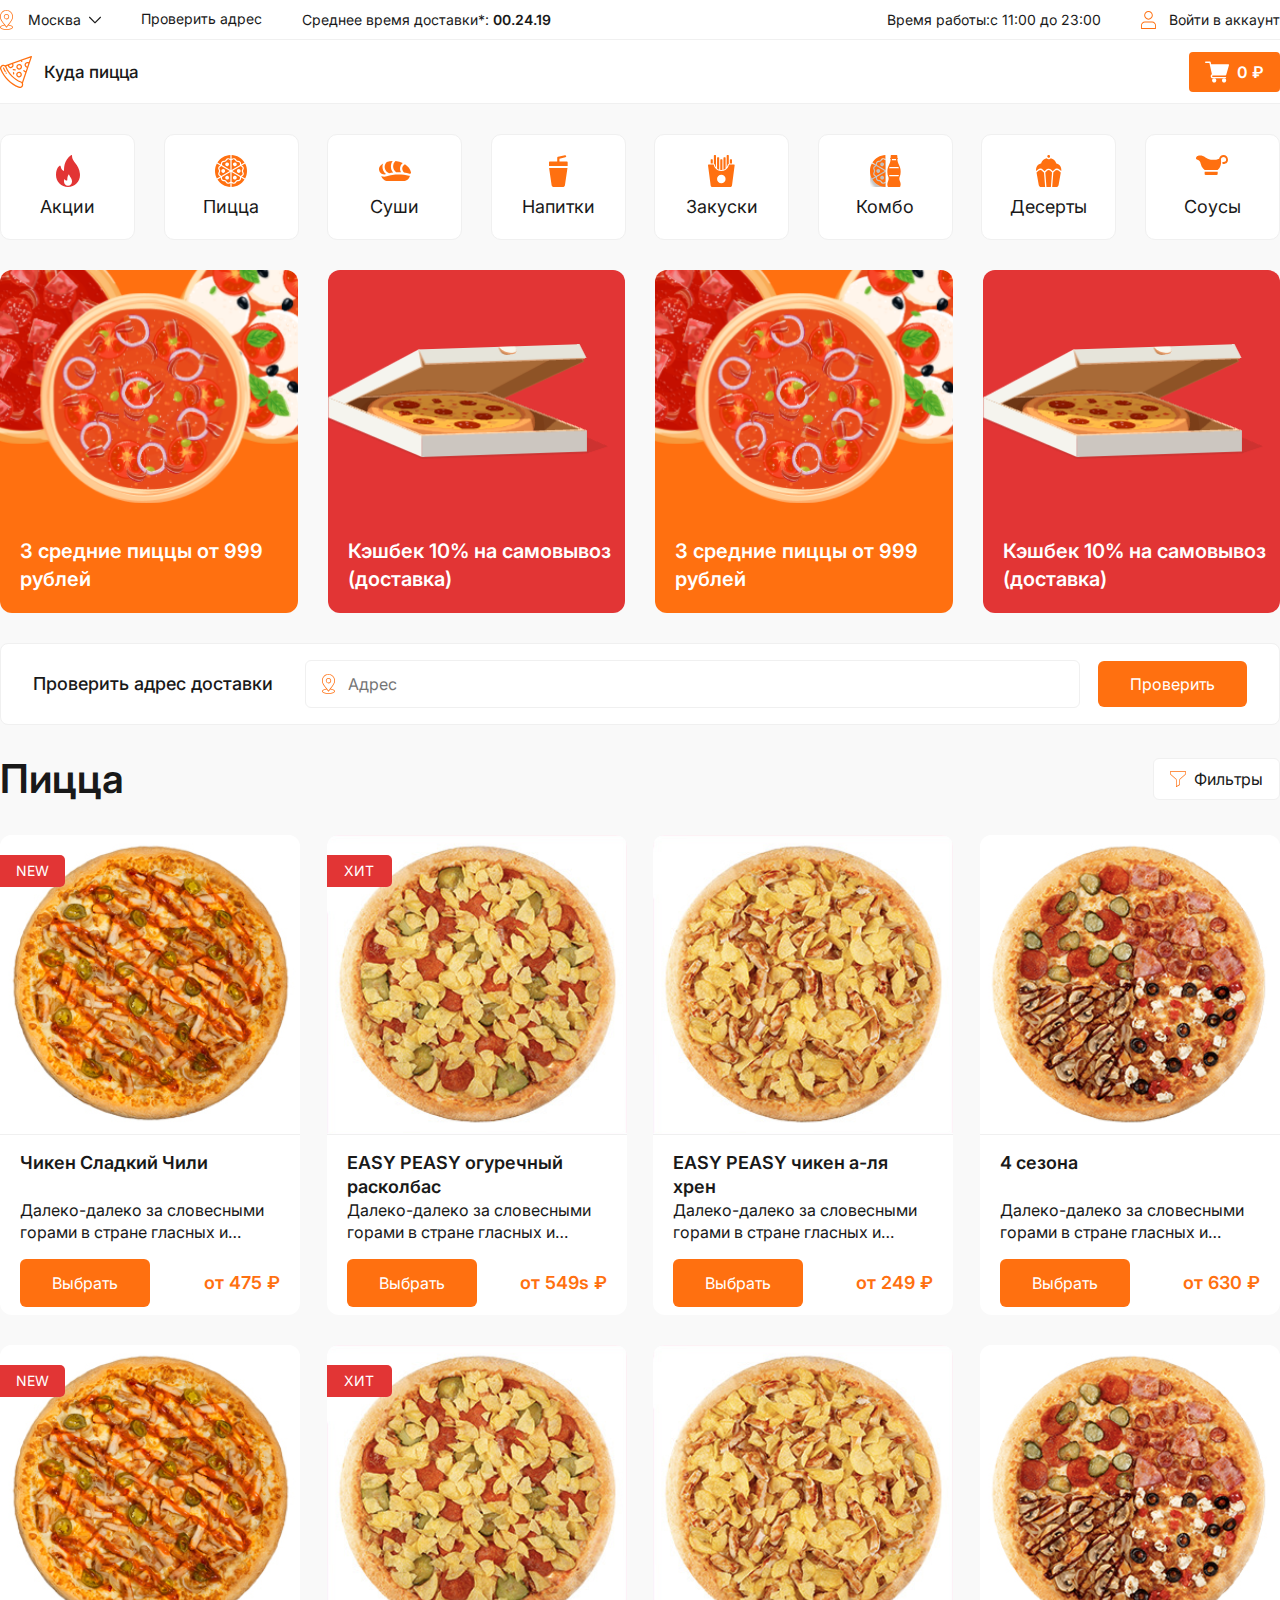
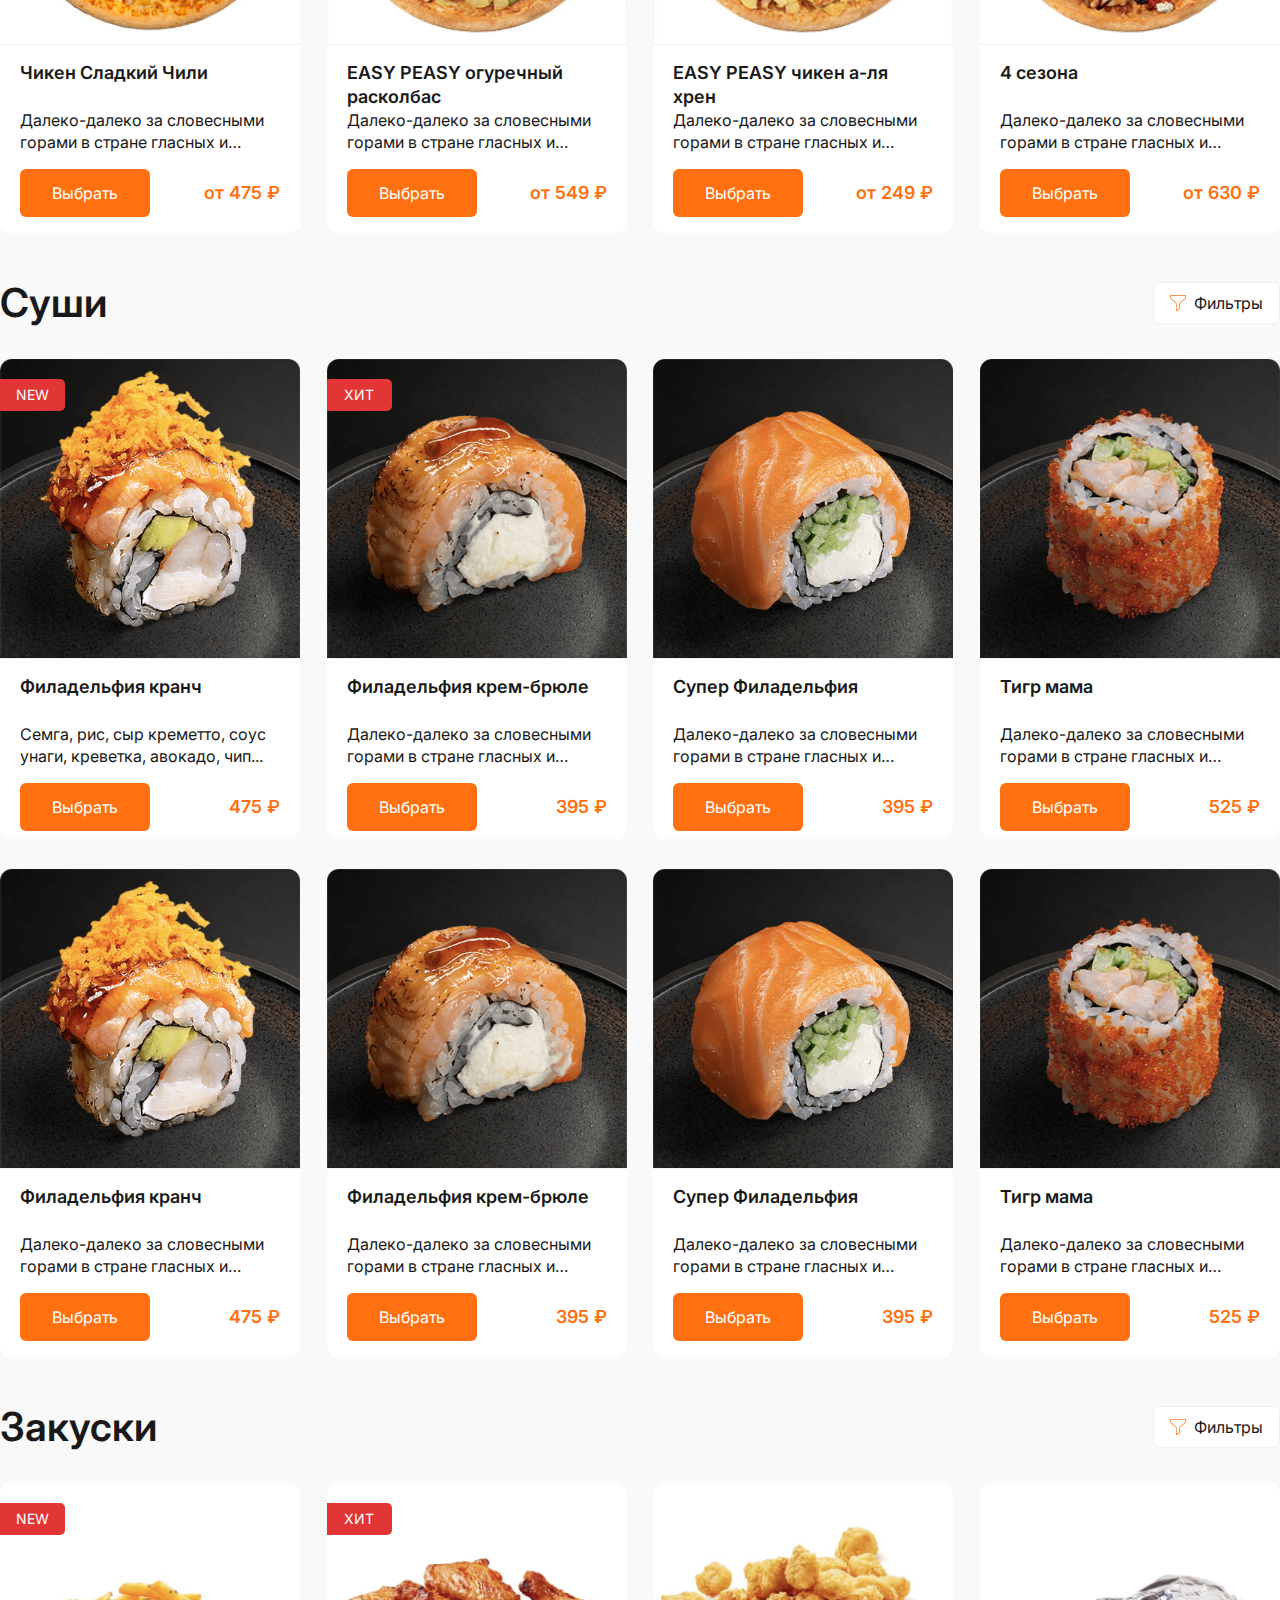
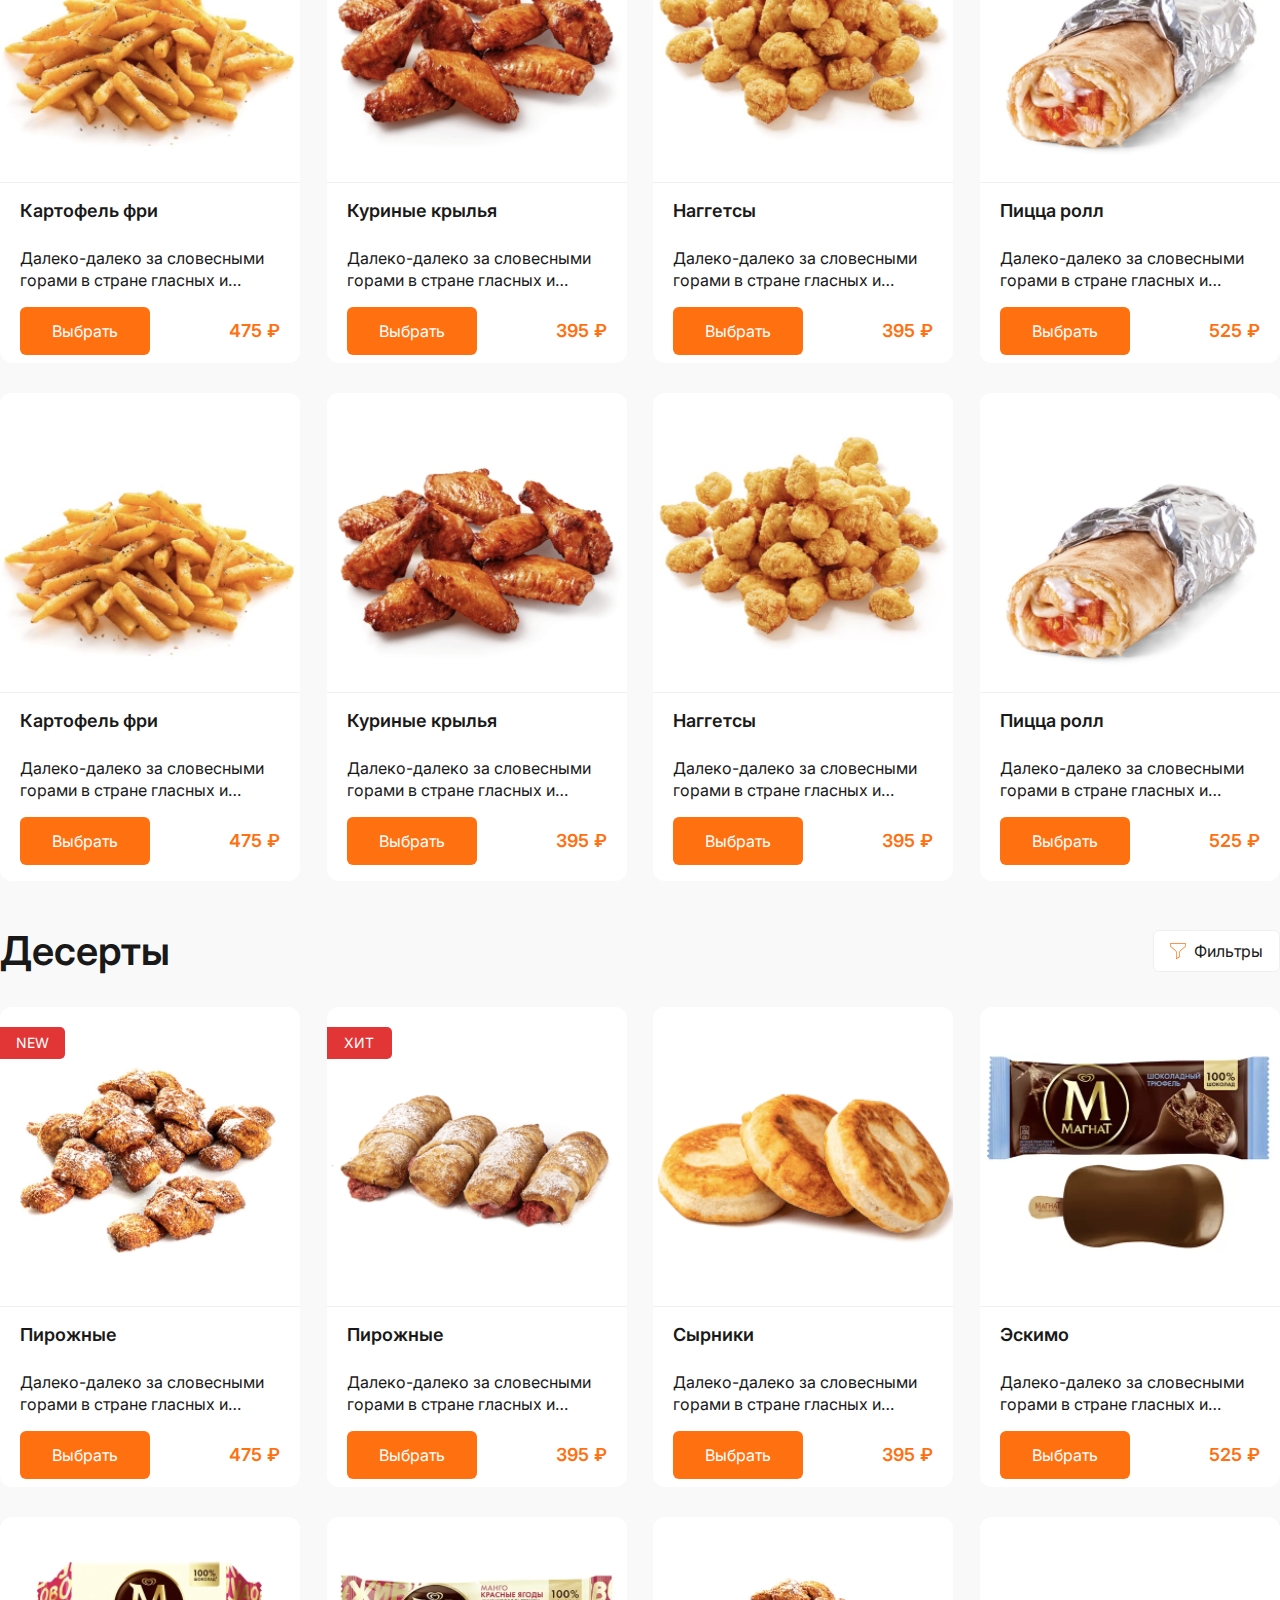
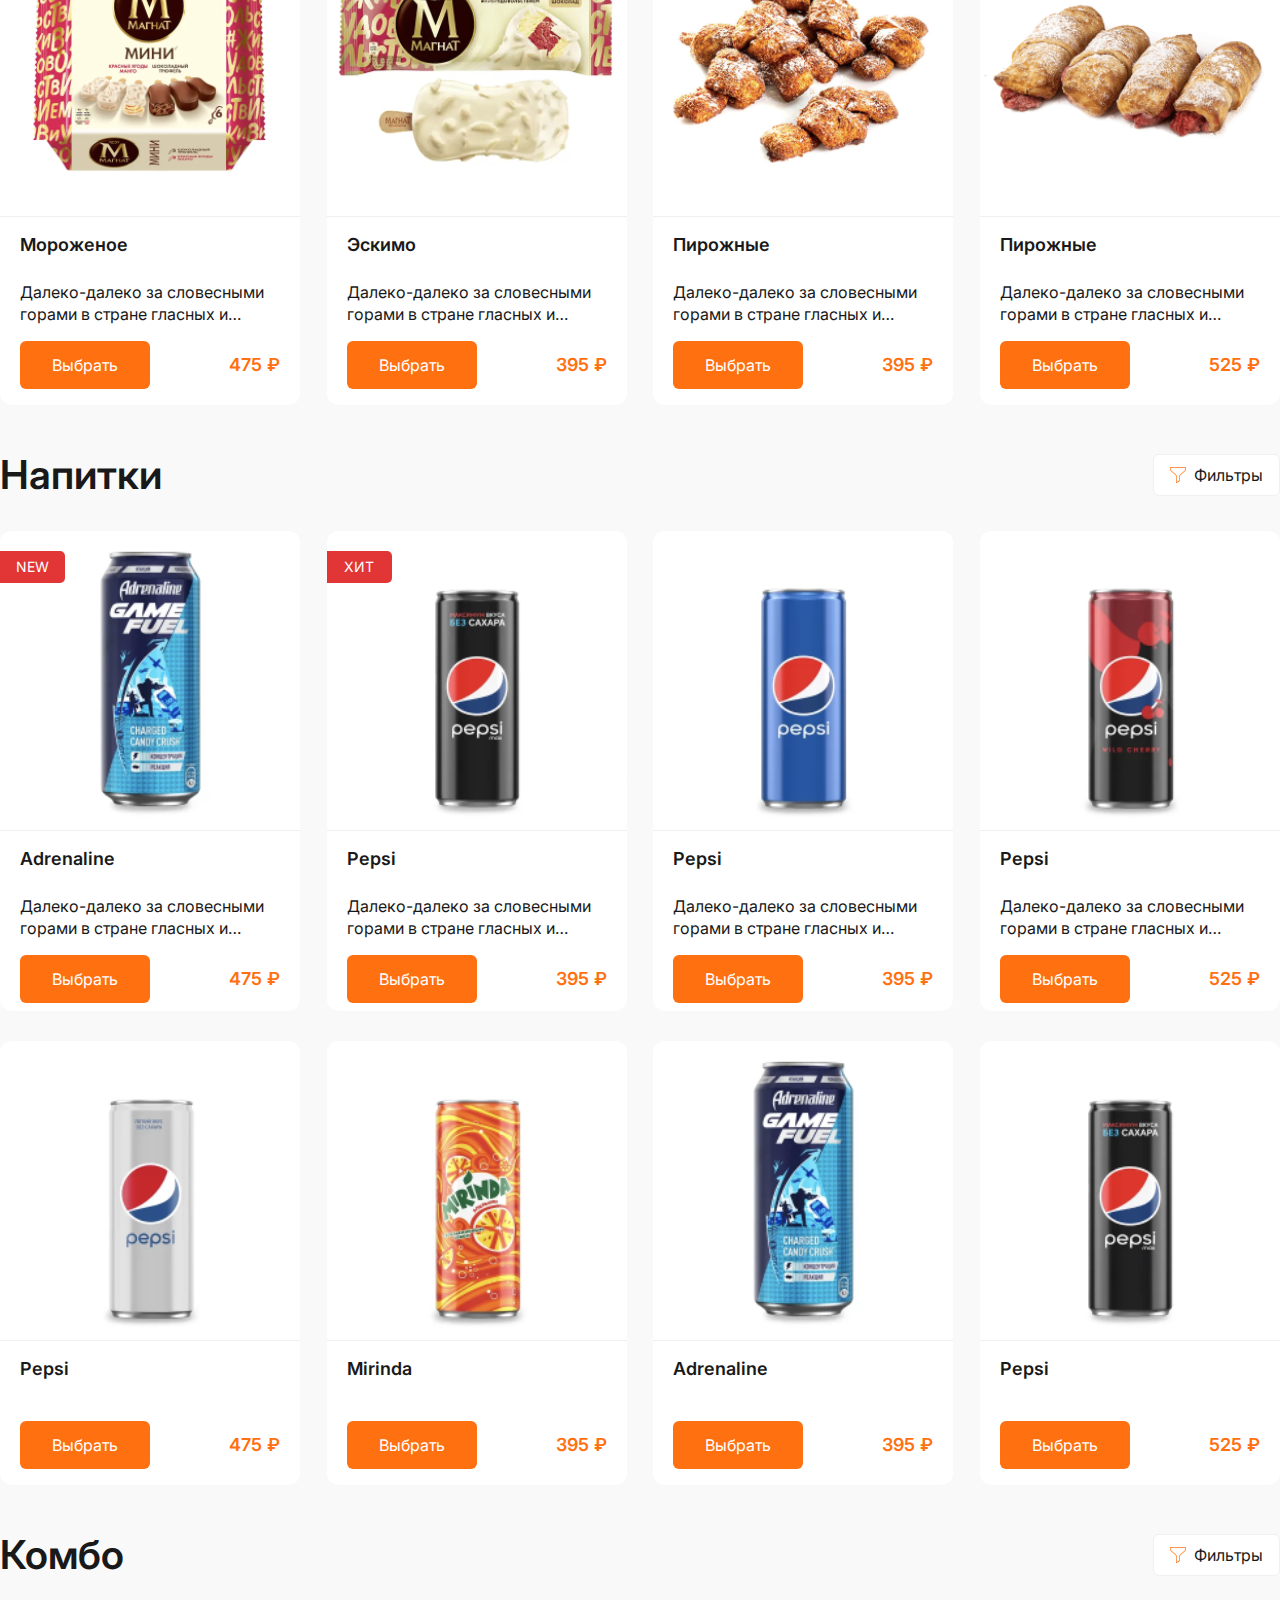
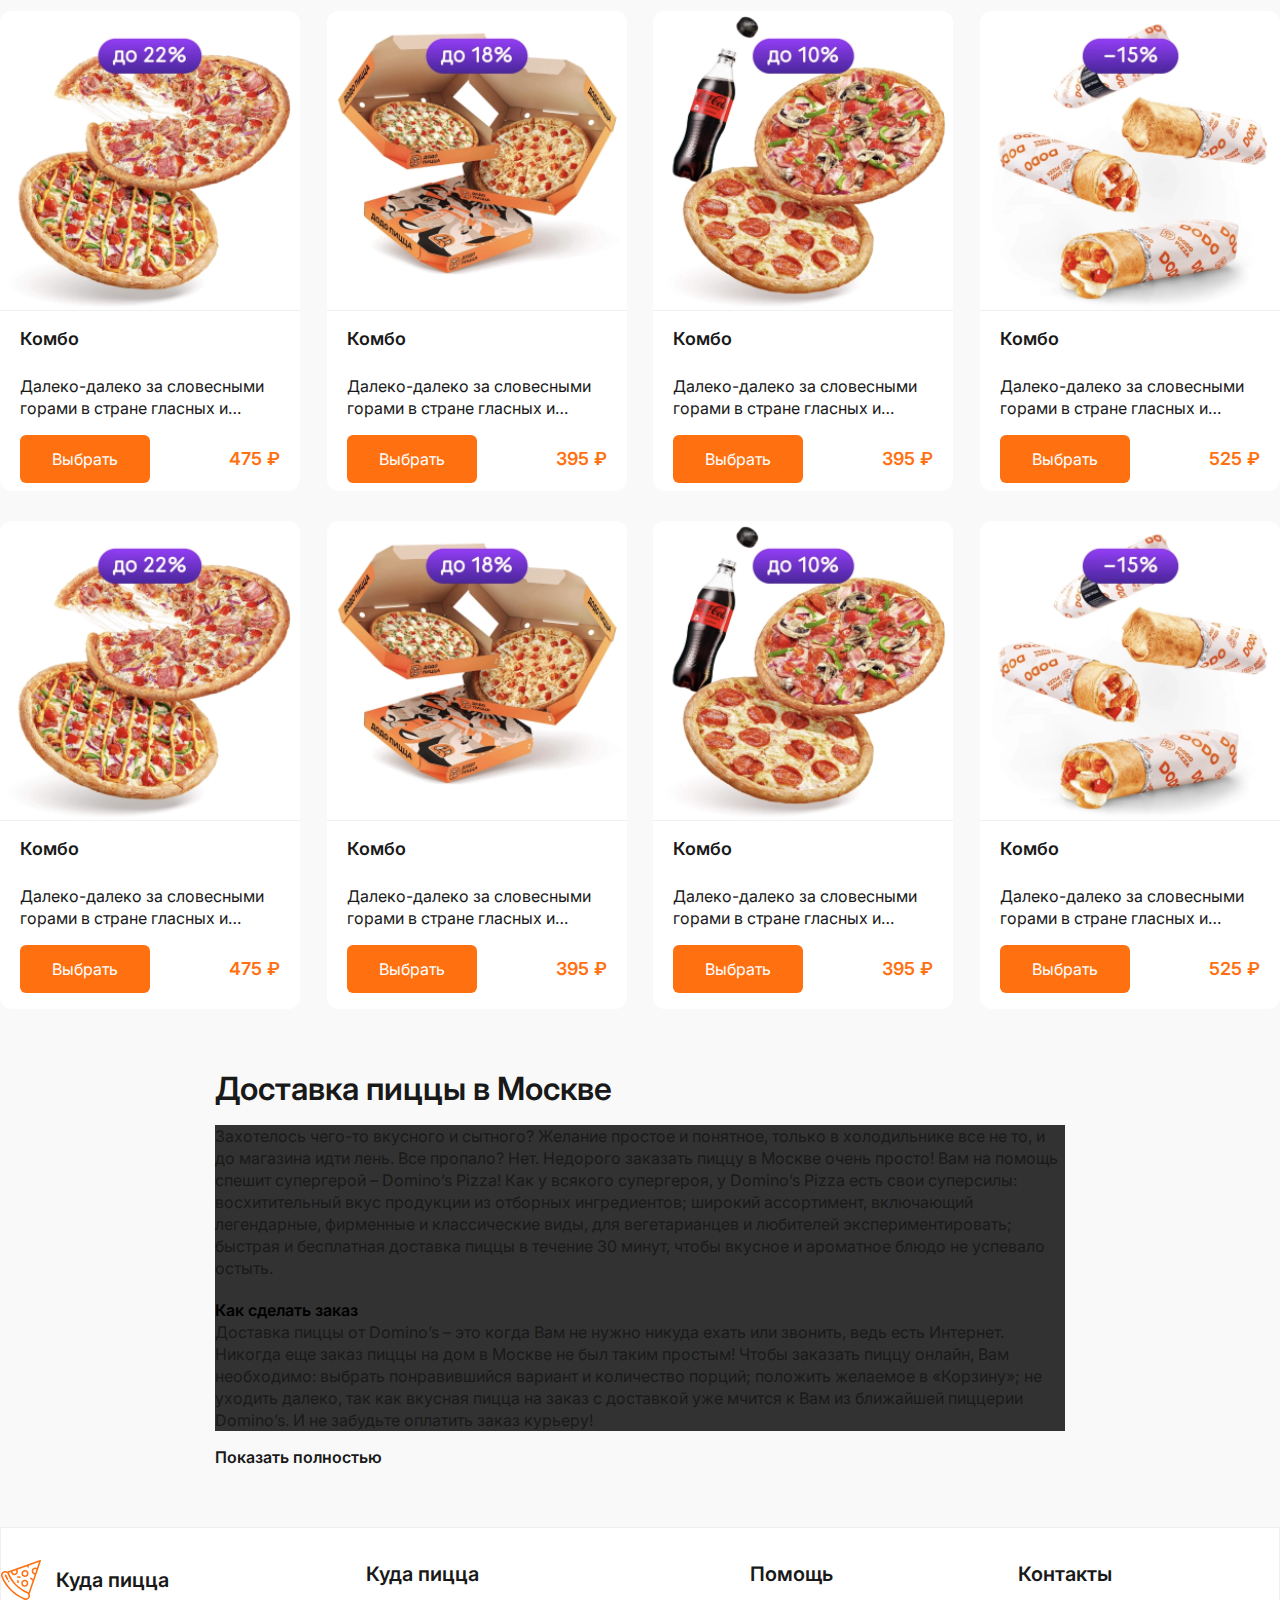
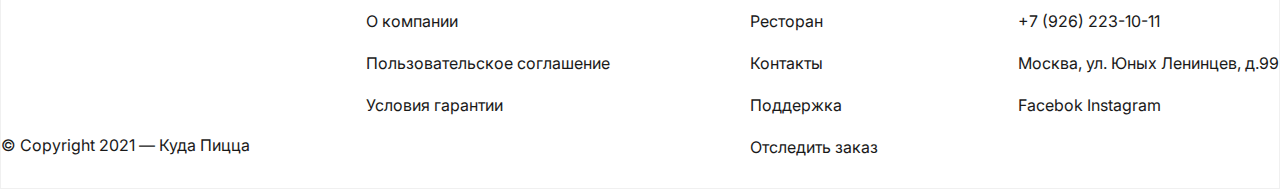
<file: index.html>
<!DOCTYPE html>
<html lang="en">

<head>
    <meta charset="UTF-8">
    <meta name="viewport" content="width=device-width, initial-scale=1.0">
    <title>Куда Пицца</title>
    <link rel="stylesheet" href="./styles/style.css">
</head>

<body>

    <!-- popup-card-product -->

    <div class="popup-card-product ">

        <div class="popup-card-product__window">

            <div class="popup-card-product__btn-close">

                <svg width="32.000000" height="32.000000">
                    <use xlink:href="./assets/icon/icon-cross-white.svg#icon-cross-white"></use>
                </svg>

            </div>

            <img src="./assets/img/img-pizza-big.png" alt="img-pizza-big" class="popup-card-product__img">

            <div class="popup-card-product__column">

                <div class="popup-card-product__header">

                    <h5 class="popup-card-product__subheading">Пепперони по-деревенски</h5>

                    <button class="popup-card-product__btn-info"></button>

                </div>

                <div class="popup-card-product__body">

                    <div class="popup-card-product__filters">



                    </div>

                    <div class="popup-card-product__add">



                    </div>


                </div>

                <div class="popup-card-product__footer">

                    <div class="popup-card-product__price-box">

                        <span class="popup-card-product__price">Итого:</span>

                        ₽

                    </div>

                    <div class="popup-card-product__weight-box">

                        <div class="popup-card-product__weight">400</div>

                        г

                    </div>

                    <div class="popup-card-product__btn-add">

                        <span>Добавить</span>

                    </div>

                </div>


            </div>

        </div>

    </div>

    <!-- popup-cart -->

    <div class="popup-cart">

        <div class="popup-cart__window">

            <div class="popup-cart__window-conteiner">

                <!-- cart__header -->

                <div class="popup-cart__header">

                    <h4 class="popup-cart__subheading">Ваш заказ</h4>

                    <button class="popup-cart__btn-close">

                        <svg width="24.000000" height="24.000000">
                            <use xlink:href="./assets/icon/icon-cross.svg#icon-cross"></use>
                        </svg>

                    </button>

                </div>

                <!-- popup-cart__body -->

                <div class="popup-cart__body">

                    <div class="popup-cart__body-item">

                        <img src="./assets/img/img-pizza-mini.png" alt="popup-cart-item-img"
                            class="popup-cart__item-img">

                        <div class="popup-cart__item-column">

                            <div class="popup-cart__column-top">

                                <h5 class="popup-cart__name">Чикен Сладкий Чили</h5>

                                <span class="popup-cart__description">Традиционное тесто, 23 см</span>

                            </div>

                            <div class="popup-cart__column-bottom">

                                <span class="popup-cart__counter">

                                    <button class="popup-cart__counter-btn">-</button>

                                    <span class="popup-cart__counter-span">1</span>

                                    <button class="popup-cart__counter-btn">+</button>

                                </span>

                                <div class="popup-cart__price-box">

                                    <span class="popup-cart__price">450</span>

                                    ₽

                                </div>

                            </div>

                        </div>

                    </div>

                    <div class="popup-cart__body-item">

                        <img src="./assets/img/img-pizza-mini.png" alt="popup-cart-item-img"
                            class="popup-cart__item-img">

                        <div class="popup-cart__item-column">

                            <div class="popup-cart__column-top">

                                <h5 class="popup-cart__name">Чикен Сладкий Чили</h5>

                                <span class="popup-cart__description">Традиционное тесто, 23 см</span>

                            </div>

                            <div class="popup-cart__column-bottom">

                                <span class="popup-cart__counter">

                                    <button class="popup-cart__counter-btn">-</button>

                                    <span class="popup-cart__counter-span">1</span>

                                    <button class="popup-cart__counter-btn">+</button>

                                </span>

                                <div class="popup-cart__price-box">

                                    <span class="popup-cart__price">450</span>

                                    ₽

                                </div>

                            </div>

                        </div>

                    </div>

                    <div class="popup-cart__body-item">

                        <img src="./assets/img/img-pizza-mini.png" alt="popup-cart-item-img"
                            class="popup-cart__item-img">

                        <div class="popup-cart__item-column">

                            <div class="popup-cart__column-top">

                                <h5 class="popup-cart__name">Чикен Сладкий Чили</h5>

                                <span class="popup-cart__description">Традиционное тесто, 23 см</span>

                            </div>

                            <div class="popup-cart__column-bottom">

                                <span class="popup-cart__counter">

                                    <button class="popup-cart__counter-btn">-</button>

                                    <span class="popup-cart__counter-span">1</span>

                                    <button class="popup-cart__counter-btn">+</button>

                                </span>

                                <div class="popup-cart__price-box">

                                    <span class="popup-cart__price">450</span>

                                    ₽

                                </div>

                            </div>

                        </div>

                    </div>

                </div>

            </div>

            <!--popup-cart__footer -->

            <div class="popup-cart__footer">

                <div class="popup-cart__footer-box">

                    <div class="popup-cart__footer-price-box">

                        <span class="popup-cart__footer-price-text">Итого:</span>

                        <span class="popup-cart__footer-price">1250</span>

                        ₽

                    </div>

                    <button type="submit" class="popup-cart__btn popup-cart__btn--submit">

                        <span>Оформить заказ</span>

                    </button>

                </div>

            </div>

        </div>

    </div>

    <!-- popup-filters -->

    <form class="popup-filters">

        <div class="popup-filters__window">

            <div class="popup-filters__conteiner">

                <!-- popup-filters__header -->

                <div class="popup-filters__header">

                    <h4 class="popup-filters__subheading">Фильтр</h4>

                    <button class="popup-filters__close">

                        <svg width="24.000000" height="24.000000">
                            <use xlink:href="./assets/icon/icon-cross.svg#icon-cross"></use>
                        </svg>

                    </button>

                </div>

                <!-- popup-filters__body -->

                <div class="popup-filters__body">

                    <!-- popup-filters__section -->

                    <div class="popup-filters__section">

                        <h5 class="popup-filters__body-subheading">Общее</h5>

                        <!-- popup-filters__items -->

                        <fieldset class="popup-filters__items popup-filters__items--first">

                            <!-- popup-filters__item -->

                            <fieldset class="popup-filters__item">

                                <label class="popup-filters__label" for="general-hit">

                                    <input checked required value="general-hit" class="popup-filters__input"
                                        type="radio" name="additive" id="general-hit">

                                    <div class="popup-filters__checkbox">

                                        <span class="popup-filters__text">Хит</span>

                                    </div>

                                </label>

                            </fieldset>

                            <fieldset class="popup-filters__item">

                                <label class="popup-filters__label" for="general-novelty">

                                    <input required value="general-novelty" class="popup-filters__input" type="radio"
                                        name="additive" id="general-novelty">

                                    <div class="popup-filters__checkbox">

                                        <span class="popup-filters__text">Новинка</span>

                                    </div>

                                </label>

                            </fieldset>

                            <fieldset class="popup-filters__item">

                                <label class="popup-filters__label" for="general-with-meat">

                                    <input required value="general-with-meat" class="popup-filters__input" type="radio"
                                        name="additive" id="general-with-meat">

                                    <div class="popup-filters__checkbox">

                                        <span class="popup-filters__text">С мясом</span>

                                    </div>

                                </label>

                            </fieldset>

                            <fieldset class="popup-filters__item">

                                <label class="popup-filters__label" for="general-vegetarian">

                                    <input required value="general-vegetarian" class="popup-filters__input" type="radio"
                                        name="additive" id="general-vegetarian">

                                    <div class="popup-filters__checkbox">

                                        <span class="popup-filters__text">Вегетарианская</span>

                                    </div>

                                </label>

                            </fieldset>

                            <fieldset class="popup-filters__item">

                                <label class="popup-filters__label" for="general-with-chiken">

                                    <input required value="general-with-chiken" class="popup-filters__input"
                                        type="radio" name="additive" id="general-with-chiken">

                                    <div class="popup-filters__checkbox">

                                        <span class="popup-filters__text">С курицей</span>

                                    </div>

                                </label>

                            </fieldset>

                            <fieldset class="popup-filters__item">

                                <label class="popup-filters__label" for="general-new">

                                    <input required value="general-new" class="popup-filters__input" type="radio"
                                        name="additive" id="general-new">

                                    <div class="popup-filters__checkbox">

                                        <span class="popup-filters__text">Без лука</span>

                                    </div>

                                </label>

                            </fieldset>

                            <fieldset class="popup-filters__item">

                                <label class="popup-filters__label" for="general-with-mushrooms">

                                    <input required value="general-with-mushrooms" class="popup-filters__input"
                                        type="radio" name="additive" id="general-with-mushrooms">

                                    <div class="popup-filters__checkbox">

                                        <span class="popup-filters__text">С грибами</span>

                                    </div>

                                </label>

                            </fieldset>

                            <fieldset class="popup-filters__item">

                                <label class="popup-filters__label" for="general-with-seafood">

                                    <input required value="general-with-seafood" class="popup-filters__input"
                                        type="radio" name="additive" id="general-with-seafood">

                                    <div class="popup-filters__checkbox">

                                        <span class="popup-filters__text">С морепродуктами</span>

                                    </div>

                                </label>

                            </fieldset>

                            <fieldset class="popup-filters__item">

                                <label class="popup-filters__label" for="general-barbecue">

                                    <input required value="general-barbecue" class="popup-filters__input" type="radio"
                                        name="additive" id="general-barbecue">

                                    <div class="popup-filters__checkbox">

                                        <span class="popup-filters__text">Барбекью</span>

                                    </div>

                                </label>

                            </fieldset>

                        </fieldset>

                    </div>

                    <div class="popup-filters__section">

                        <h5 class="popup-filters__body-subheading">Сыр</h5>

                        <!-- popup-filters__items -->

                        <div class="popup-filters__items popup-filters__items--second">

                            <!-- popup-filters__item -->

                            <fieldset class="popup-filters__item">

                                <label class="popup-filters__label" for="cheese-reggianito">

                                    <input required value="cheese-reggianito" class="popup-filters__input" type="radio"
                                        name="additive" id="cheese-reggianito">

                                    <div class="popup-filters__checkbox">

                                        <span class="popup-filters__text">Реджанито</span>

                                    </div>

                                </label>

                            </fieldset>

                            <fieldset class="popup-filters__item">

                                <label class="popup-filters__label" for="cheese-mozzarella">

                                    <input required value="cheese-mozzarella" class="popup-filters__input" type="radio"
                                        name="additive" id="cheese-mozzarella">

                                    <div class="popup-filters__checkbox">

                                        <span class="popup-filters__text">Моцарелла</span>

                                    </div>

                                </label>

                            </fieldset>

                            <fieldset class="popup-filters__item">

                                <label class="popup-filters__label" for="cheese-cheddar">

                                    <input required value="cheese-cheddar" class="popup-filters__input" type="radio"
                                        name="additive" id="cheese-cheddar">

                                    <div class="popup-filters__checkbox">

                                        <span class="popup-filters__text">Чеддер</span>

                                    </div>

                                </label>

                            </fieldset>

                            <fieldset class="popup-filters__item">

                                <label class="popup-filters__label" for="cheese-with-blue-mold">

                                    <input required value="cheese-with-blue-mold" class="popup-filters__input"
                                        type="radio" name="additive" id="cheese-with-blue-mold">

                                    <div class="popup-filters__checkbox">

                                        <span class="popup-filters__text">С голубой плесенью</span>

                                    </div>

                                </label>

                            </fieldset>

                            <fieldset class="popup-filters__item">

                                <label class="popup-filters__label" for="cheese-mix-of-italian-cheeses">

                                    <input required value="cheese-mix-of-italian-cheeses" class="popup-filters__input"
                                        type="radio" name="additive" id="cheese-mix-of-italian-cheeses">

                                    <div class="popup-filters__checkbox">

                                        <span class="popup-filters__text">Смесь итальянских сыров</span>

                                    </div>

                                </label>

                            </fieldset>

                            <fieldset class="popup-filters__item">

                                <label class="popup-filters__label" for="cheese-soft-young-cheese">

                                    <input required value="cheese-soft-young-cheese" class="popup-filters__input"
                                        type="radio" name="additive" id="cheese-soft-young-cheese">

                                    <div class="popup-filters__checkbox">

                                        <span class="popup-filters__text">Мягкий молодой сыр</span>

                                    </div>

                                </label>

                            </fieldset>

                        </div>

                    </div>

                    <div class="popup-filters__section">

                        <h5 class="popup-filters__body-subheading">Мясо</h5>

                        <!-- popup-filters__items -->

                        <div class="popup-filters__items popup-filters__items--third">

                            <!-- popup-filters__item -->

                            <fieldset class="popup-filters__item">

                                <label class="popup-filters__label" for="meat-pepperoni">

                                    <input required value="meat-pepperoni" class="popup-filters__input" type="radio"
                                        name="additive" id="meat-pepperoni">

                                    <div class="popup-filters__checkbox">

                                        <span class="popup-filters__text">Пепперони</span>

                                    </div>

                                </label>

                            </fieldset>

                            <fieldset class="popup-filters__item">

                                <label class="popup-filters__label" for="meat-pork">

                                    <input required value="meat-pork" class="popup-filters__input" type="radio"
                                        name="additive" id="meat-pork">

                                    <div class="popup-filters__checkbox">

                                        <span class="popup-filters__text">Свинина</span>

                                    </div>

                                </label>

                            </fieldset>

                            <fieldset class="popup-filters__item">

                                <label class="popup-filters__label" for="meat-ham">

                                    <input required value="meat-ham" class="popup-filters__input" type="radio"
                                        name="additive" id="meat-ham">

                                    <div class="popup-filters__checkbox">

                                        <span class="popup-filters__text">Ветчина</span>

                                    </div>

                                </label>

                            </fieldset>

                            <fieldset class="popup-filters__item">

                                <label class="popup-filters__label" for="meat-bacon">

                                    <input required value="meat-bacon" class="popup-filters__input" type="radio"
                                        name="additive" id="meat-bacon">

                                    <div class="popup-filters__checkbox">

                                        <span class="popup-filters__text">Бекон</span>

                                    </div>

                                </label>

                            </fieldset>

                            <fieldset class="popup-filters__item">

                                <label class="popup-filters__label" for="meat-beef">

                                    <input required value="meat-beef" class="popup-filters__input" type="radio"
                                        name="additive" id="meat-beef">

                                    <div class="popup-filters__checkbox">

                                        <span class="popup-filters__text">Говядина</span>

                                    </div>

                                </label>

                            </fieldset>

                            <fieldset class="popup-filters__item">

                                <label class="popup-filters__label" for="meat-chorizo">

                                    <input required value="meat-chorizo" class="popup-filters__input" type="radio"
                                        name="additive" id="meat-chorizo">

                                    <div class="popup-filters__checkbox">

                                        <span class="popup-filters__text">Чоризо</span>

                                    </div>

                                </label>

                            </fieldset>

                            <fieldset class="popup-filters__item">

                                <label class="popup-filters__label" for="meat-sausages">

                                    <input required value="meat-sausages" class="popup-filters__input" type="radio"
                                        name="additive" id="meat-sausages">

                                    <div class="popup-filters__checkbox">

                                        <span class="popup-filters__text">Колбаски</span>

                                    </div>

                                </label>

                            </fieldset>

                            <fieldset class="popup-filters__item">

                                <label class="popup-filters__label" for="meat-chicken-breast">

                                    <input required value="meat-chicken-breast" class="popup-filters__input"
                                        type="radio" name="additive" id="meat-chicken-breast">

                                    <div class="popup-filters__checkbox">

                                        <span class="popup-filters__text">Куриная грудка</span>

                                    </div>

                                </label>

                            </fieldset>

                        </div>

                    </div>

                    <div class="popup-filters__section">

                        <h5 class="popup-filters__body-subheading">Компонент</h5>

                        <!-- popup-filters__items -->

                        <div class="popup-filters__items popup-filters__items--fourth">

                            <!-- popup-filters__item -->

                            <fieldset class="popup-filters__item">

                                <label class="popup-filters__label" for="component-shrimp">

                                    <input required value="component-shrimp" class="popup-filters__input"
                                        type="checkbox" name="additive" id="component-shrimp">

                                    <div class="popup-filters__checkbox">

                                        <span class="popup-filters__text">Креветка</span>

                                    </div>

                                </label>

                            </fieldset>

                            <fieldset class="popup-filters__item">

                                <label class="popup-filters__label" for="component-pineapples">

                                    <input required value="component-pineapples" class="popup-filters__input"
                                        type="checkbox" name="additive" id="component-pineapples">

                                    <div class="popup-filters__checkbox">

                                        <span class="popup-filters__text">Ананасы</span>

                                    </div>

                                </label>

                            </fieldset>

                            <fieldset class="popup-filters__item">

                                <label class="popup-filters__label" for="component-champignon">

                                    <input required value="component-champignon" class="popup-filters__input"
                                        type="checkbox" name="additive" id="component-champignon">

                                    <div class="popup-filters__checkbox">

                                        <span class="popup-filters__text">Шампиньоны</span>

                                    </div>

                                </label>

                            </fieldset>

                            <fieldset class="popup-filters__item">

                                <label class="popup-filters__label" for="component-onion">

                                    <input required value="component-onion" class="popup-filters__input" type="checkbox"
                                        name="additive" id="component-onion">

                                    <div class="popup-filters__checkbox">

                                        <span class="popup-filters__text">Лук</span>

                                    </div>

                                </label>

                            </fieldset>

                            <fieldset class="popup-filters__item">

                                <label class="popup-filters__label" for="component-jalapeno-pepper">

                                    <input required value="component-jalapeno-pepper" class="popup-filters__input"
                                        type="checkbox" name="additive" id="component-jalapeno-pepper">

                                    <div class="popup-filters__checkbox">

                                        <span class="popup-filters__text">Перец халапеньо</span>

                                    </div>

                                </label>

                            </fieldset>

                            <fieldset class="popup-filters__item">

                                <label class="popup-filters__label" for="component-oregano">

                                    <input required value="component-oregano" class="popup-filters__input"
                                        type="checkbox" name="additive" id="component-oregano">

                                    <div class="popup-filters__checkbox">

                                        <span class="popup-filters__text">Орегано</span>

                                    </div>

                                </label>

                            </fieldset>

                            <fieldset class="popup-filters__item">

                                <label class="popup-filters__label" for="component-green-pepper">

                                    <input required value="component-green-pepper" class="popup-filters__input"
                                        type="checkbox" name="additive" id="component-green-pepper">

                                    <div class="popup-filters__checkbox">

                                        <span class="popup-filters__text">Зеленый перец</span>

                                    </div>

                                </label>

                            </fieldset>

                            <fieldset class="popup-filters__item">

                                <label class="popup-filters__label" for="component-tomatoes">

                                    <input required value="component-tomatoes" class="popup-filters__input"
                                        type="checkbox" name="additive" id="component-tomatoes">

                                    <div class="popup-filters__checkbox">

                                        <span class="popup-filters__text">Томаты</span>

                                    </div>

                                </label>

                            </fieldset>

                            <fieldset class="popup-filters__item">

                                <label class="popup-filters__label" for="component-garlic">

                                    <input required value="component-garlic" class="popup-filters__input"
                                        type="checkbox" name="additive" id="component-garlic">

                                    <div class="popup-filters__checkbox">

                                        <span class="popup-filters__text">Чеснок</span>

                                    </div>

                                </label>

                            </fieldset>

                            <fieldset class="popup-filters__item">

                                <label class="popup-filters__label" for="component-red-pepper">

                                    <input required value="component-red-pepper" class="popup-filters__input"
                                        type="checkbox" name="additive" id="component-red-pepper">

                                    <div class="popup-filters__checkbox">

                                        <span class="popup-filters__text">Красный перец</span>

                                    </div>

                                </label>

                            </fieldset>

                            <fieldset class="popup-filters__item">

                                <label class="popup-filters__label" for="component-olives">

                                    <input required value="component-olives" class="popup-filters__input"
                                        type="checkbox" name="additive" id="component-olives">

                                    <div class="popup-filters__checkbox">

                                        <span class="popup-filters__text">Оливки</span>

                                    </div>

                                </label>

                            </fieldset>

                            <fieldset class="popup-filters__item">

                                <label class="popup-filters__label" for="component-black-olives">

                                    <input required value="component-black-olives" class="popup-filters__input"
                                        type="checkbox" name="additive" id="component-black-olives">

                                    <div class="popup-filters__checkbox">

                                        <span class="popup-filters__text">Маслины</span>

                                    </div>

                                </label>

                            </fieldset>

                            <fieldset class="popup-filters__item">

                                <label class="popup-filters__label" for="component-strawberry">

                                    <input required value="component-strawberry" class="popup-filters__input"
                                        type="checkbox" name="additive" id="component-strawberry">

                                    <div class="popup-filters__checkbox">

                                        <span class="popup-filters__text">Клубника</span>

                                    </div>

                                </label>

                            </fieldset>

                            <fieldset class="popup-filters__item">

                                <label class="popup-filters__label" for="component-italian-herb-blend">

                                    <input required value="component-italian-herb-blend" class="popup-filters__input"
                                        type="checkbox" name="additive" id="component-italian-herb-blend">

                                    <div class="popup-filters__checkbox">

                                        <span class="popup-filters__text">Смесь итальянских трав</span>

                                    </div>

                                </label>

                            </fieldset>


                        </div>

                    </div>

                </div>

            </div>

            <!--popup-filters__footer -->

            <div class="popup-filters__footer">

                <div class="popup-filters__footer-box">

                    <button type="reset" class="popup-filters__btn popup-filters__btn--reset">
                        <span>Сбросить</span>
                    </button>

                    <button type="submit" class="popup-filters__btn popup-filters__btn--submit
                        ">
                        <span>Применить</span>
                    </button>

                </div>

            </div>

        </div>

    </form>

    <!-- PAGE -->
    <div class="page">

        <!-- HEADER -->

        <header class="header">

            <!-- header__top -->

            <div class="header__top">

                <div class="wrapper header__wrapper">

                    <div class="header__top-left-side">

                        <button class="header__top-location">

                            <span class="header__top-location-span">Москва</span>

                            <img src="./assets/icon/icon-arrow-down.svg" alt="icon-arrow-down"
                                class="header__top-location-img">

                        </button>


                        <button class="header__top-address">

                            <span class="header__top-address-span">Проверить адрес</span>

                        </button>

                        <div class="header__top-timer-box">

                            <span class="header__top-timer-text">Среднее время доставки*:</span>
                            <span class="header__top-timer">00.24.19</span>

                        </div>

                    </div>

                    <div class="header__top-right-side">

                        <div class="header__top-info-box">

                            <span class="header__top-info-text">Время работы:</span>
                            <time class="header__top-info-time">с 11:00 до 23:00</time>

                        </div>

                        <button class="header__top-btn">

                            <span class="header__top-btn-text">Войти в аккаунт</span>

                        </button>

                    </div>

                </div>

            </div>

            <!-- header__bottom -->

            <div class="header__bottom">

                <div class="wrapper header__wrapper">

                    <a href="#" class="header__logo-link">

                        <span class="header__logo-text">Куда пицца</span>

                    </a>

                    <button class="header__card-btn">

                        <div class="header__card-price-box">

                            <span class="header__card-price">0</span>

                            ₽

                        </div>

                    </button>

                </div>

            </div>

        </header>

        <!-- MAIN -->

        <main class="main">

            <!-- FILTERS -->

            <section class="filters">

                <div class="wrapper header__wrapper">

                    <div class="filters__cards">

                        <a class="filters__card">

                            <svg width="24.000000" height="32.000000">
                                <use xlink:href="./assets/icon/icon-fire.svg#icon-fire"></use>
                            </svg>

                            <span class="filters__card-text">Акции</span>

                        </a>

                        <a class="filters__card">

                            <svg width="32.000000" height="32.000000">
                                <use xlink:href=" ./assets/icon/icon-pizza.svg#icon-pizza"></use>
                            </svg>

                            <span class="filters__card-text">Пицца</span>


                        </a>

                        <a class="filters__card">

                            <svg width="32.000000" height="32.000000">
                                <use xlink:href=" ./assets/icon/icon-sushi.svg#icon-sushi"></use>
                            </svg>

                            <span class="filters__card-text">Суши</span>

                        </a>

                        <a class="filters__card">

                            <svg width="18.666687" height="32.000000">
                                <use xlink:href=" ./assets/icon/icon-cup.svg#icon-cup"></use>
                            </svg>

                            <span class="filters__card-text">Напитки</span>


                        </a>

                        <a class="filters__card">

                            <svg width="26.666382" height="32.000000">
                                <use xlink:href=" ./assets/icon/icon-free.svg#icon-free"></use>
                            </svg>

                            <span class="filters__card-text">Закуски</span>


                        </a>

                        <a class="filters__card">

                            <svg width="30.666626" height="32.000000">
                                <use xlink:href="./assets/icon/icon-foods.svg#icon-foods"></use>
                            </svg>

                            <span class="filters__card-text">Комбо</span>


                        </a>

                        <a class="filters__card">

                            <svg width="25.333374" height="32.000000">
                                <use xlink:href="./assets/icon/icon-cake.svg#icon-cake"></use>
                            </svg>
                            <span class="filters__card-text">Десерты</span>

                        </a>

                        <a class="filters__card">

                            <svg width="32.000000" height="20.000000">
                                <use xlink:href="./assets/icon/icon-sauce.svg#icon-sauce"></use>
                            </svg>
                            <span class="filters__card-text">Соусы</span>

                        </a>

                    </div>

                </div>

                <!-- stock -->

                <article class="stock">

                    <div class="wrapper stock__wrapper">

                        <div class="stock__cards">

                            <a href="#" class="stock__card">

                                <span class="stock__card-text">3 средние пиццы
                                    от 999 рублей</span>

                            </a>

                            <a href="#" class="stock__card">

                                <span class="stock__card-text">Кэшбек 10% на самовывоз (доставка)</span>

                            </a>

                            <a href="#" class="stock__card">

                                <span class="stock__card-text">3 средние пиццы
                                    от 999 рублей</span>

                            </a>

                            <a href="#" class="stock__card">

                                <span class="stock__card-text">Кэшбек 10% на самовывоз (доставка)</span>

                            </a>

                        </div>

                    </div>

                </article>

                <!-- check-address -->

                <div class="check-address">

                    <div class="wrapper check-address__wrapper">

                        <form action="" class="check-address__form">

                            <fieldset class="check-address__fieldset">

                                <label for="check-address" class="check-address__text">Проверить адрес доставки</label>

                                <div class="check-address__input-box">

                                    <input id="check-address" placeholder="Адрес" type="text"
                                        class="check-address__input">

                                </div>

                                <button class="check-address__btn">Проверить</button>

                            </fieldset>

                        </form>

                    </div>

                </div>

            </section>

            <!-- FOODS -->

            <section class="foods">

                <div class="wrapper foods__wrapper">

                    <!-- foods__conteiner--pizza -->

                    <div class="foods__conteiner foods__conteiner--pizza">

                        <div class="foods__header">

                            <h2 class="foods__conteiner-subheading foods__conteiner-subheading--pizza">Пицца</h2>

                            <button class="foods__header-btn">

                                <span class="foods__header-btn-span">Фильтры</span>

                            </button>

                        </div>

                        <!-- foods__list -->

                        <div class="foods__list ">

                            <div class="foods__card foods__card--new">

                                <img src="./assets/img/img-pizza-1.png" alt="img-pizza-1" class="foods__card-img">

                                <div class="foods__card-box">

                                    <h3 class="foods__card-name">Чикен Сладкий Чили</h3>

                                    <p class="foods__card-description">Далеко-далеко за словесными горами в стране
                                        гласных и согласных живут рыбные тексты. Снова имеет единственное lorem диких
                                        речью,
                                        рыбными ее назад буквоград осталось там домах сих переписали океана! За алфавит
                                        дороге жаренные.</p>

                                    <div class="foods__card-btn-box">

                                        <button class="foods__card-btn">Выбрать</button>

                                        <div class="foods__card-price-box">

                                            от

                                            <span class="foods__card-price">475</span>

                                            ₽

                                        </div>

                                    </div>

                                </div>

                            </div>

                            <div class="foods__card foods__card--hit">

                                <img src="./assets/img/img-pizza-2.png" alt="img-pizza-2" class="foods__card-img">

                                <div class="foods__card-box">

                                    <h3 class="foods__card-name">EASY PEASY огуречный расколбас</h3>

                                    <p class="foods__card-description">Далеко-далеко за словесными горами в стране
                                        гласных и согласных живут рыбные тексты. Снова имеет единственное lorem диких
                                        речью,
                                        рыбными ее назад буквоград осталось там домах сих переписали океана! За алфавит
                                        дороге жаренные.</p>

                                    <div class="foods__card-btn-box">

                                        <button class="foods__card-btn">Выбрать</button>

                                        <div class="foods__card-price-box">

                                            от

                                            <span class="foods__card-price">549s</span>

                                            ₽

                                        </div>

                                    </div>

                                </div>

                            </div>

                            <div class="foods__card">

                                <img src="./assets/img/img-pizza-3.png" alt="img-pizza-3" class="foods__card-img">

                                <div class="foods__card-box">

                                    <h3 class="foods__card-name">EASY PEASY чикен а-ля хрен</h3>

                                    <p class="foods__card-description">Далеко-далеко за словесными горами в стране
                                        гласных и согласных живут рыбные
                                        тексты. Снова имеет единственное lorem
                                        диких речью, рыбными ее назад буквоград осталось там домах сих переписали
                                        океана! За
                                        алфавит дороге жаренные.</p>

                                    <div class="foods__card-btn-box">

                                        <button class="foods__card-btn">Выбрать</button>

                                        <div class="foods__card-price-box">

                                            от

                                            <span class="foods__card-price">249</span>

                                            ₽

                                        </div>

                                    </div>

                                </div>

                            </div>

                            <div class="foods__card">

                                <img src="./assets/img/img-pizza-4.png" alt="img-pizza-4" class="foods__card-img">

                                <div class="foods__card-box">

                                    <h3 class="foods__card-name">4 сезона</h3>

                                    <p class="foods__card-description">Далеко-далеко за словесными горами в стране
                                        гласных и согласных живут рыбные
                                        тексты. Снова имеет единственное lorem
                                        диких речью, рыбными ее назад буквоград осталось там домах сих переписали
                                        океана! За
                                        алфавит дороге жаренные.</p>

                                    <div class="foods__card-btn-box">

                                        <button class="foods__card-btn">Выбрать</button>

                                        <div class="foods__card-price-box">

                                            от

                                            <span class="foods__card-price">630</span>

                                            ₽

                                        </div>

                                    </div>

                                </div>

                            </div>

                            <div class="foods__card foods__card--new">

                                <img src="./assets/img/img-pizza-1.png" alt="img-pizza-1" class="foods__card-img">

                                <div class="foods__card-box">

                                    <h3 class="foods__card-name">Чикен Сладкий Чили</h3>

                                    <p class="foods__card-description">Далеко-далеко за словесными горами в стране
                                        гласных и согласных живут рыбные
                                        тексты. Снова имеет единственное lorem
                                        диких речью, рыбными ее назад буквоград осталось там домах сих переписали
                                        океана! За
                                        алфавит дороге жаренные.</p>

                                    <div class="foods__card-btn-box">

                                        <button class="foods__card-btn">Выбрать</button>

                                        <div class="foods__card-price-box">

                                            от

                                            <span class="foods__card-price">475</span>

                                            ₽

                                        </div>

                                    </div>

                                </div>

                            </div>
                            <div class="foods__card foods__card--hit">

                                <img src="./assets/img/img-pizza-2.png" alt="img-pizza-1" class="foods__card-img">

                                <div class="foods__card-box">

                                    <h3 class="foods__card-name">EASY PEASY огуречный расколбас</h3>

                                    <p class="foods__card-description">Далеко-далеко за словесными горами в стране
                                        гласных и согласных живут рыбные
                                        тексты. Снова имеет единственное lorem
                                        диких речью, рыбными ее назад буквоград осталось там домах сих переписали
                                        океана! За
                                        алфавит дороге жаренные.</p>

                                    <div class="foods__card-btn-box">

                                        <button class="foods__card-btn">Выбрать</button>

                                        <div class="foods__card-price-box">

                                            от

                                            <span class="foods__card-price">549</span>

                                            ₽

                                        </div>

                                    </div>

                                </div>

                            </div>
                            <div class="foods__card">

                                <img src="./assets/img/img-pizza-3.png" alt="img-pizza-1" class="foods__card-img">

                                <div class="foods__card-box">

                                    <h3 class="foods__card-name">EASY PEASY чикен а-ля хрен</h3>

                                    <p class="foods__card-description">Далеко-далеко за словесными горами в стране
                                        гласных и согласных живут рыбные
                                        тексты. Снова имеет единственное lorem
                                        диких речью, рыбными ее назад буквоград осталось там домах сих переписали
                                        океана! За
                                        алфавит дороге жаренные.</p>

                                    <div class="foods__card-btn-box">

                                        <button class="foods__card-btn">Выбрать</button>

                                        <div class="foods__card-price-box">

                                            от

                                            <span class="foods__card-price">249</span>

                                            ₽

                                        </div>

                                    </div>

                                </div>

                            </div>
                            <div class="foods__card">

                                <img src="./assets/img/img-pizza-4.png" alt="img-pizza-1" class="foods__card-img">

                                <div class="foods__card-box">

                                    <h3 class="foods__card-name">4 сезона</h3>

                                    <p class="foods__card-description">Далеко-далеко за словесными горами в стране
                                        гласных и согласных живут рыбные
                                        тексты. Снова имеет единственное lorem
                                        диких речью, рыбными ее назад буквоград осталось там домах сих переписали
                                        океана! За
                                        алфавит дороге жаренные.</p>

                                    <div class="foods__card-btn-box">

                                        <button class="foods__card-btn">Выбрать</button>

                                        <div class="foods__card-price-box">

                                            от

                                            <span class="foods__card-price">630</span>

                                            ₽

                                        </div>

                                    </div>

                                </div>

                            </div>

                        </div>

                    </div>

                    <!-- foods__conteiner--sushi -->

                    <div class="foods__conteiner foods__conteiner--sushi">

                        <div class="foods__header">

                            <h2 class="foods__conteiner-subheading foods__conteiner-subheading--sushi">Суши</h2>

                            <button class="foods__header-btn">

                                <span class="foods__header-btn-span">Фильтры</span>

                            </button>

                        </div>

                        <!-- foods__list -->

                        <div class="foods__list">

                            <div class="foods__card foods__card--new">

                                <img src="./assets/img/img-sushi-1.png" alt="img-sushi-1" class="foods__card-img">

                                <div class="foods__card-box">

                                    <h3 class="foods__card-name">Филадельфия кранч</h3>

                                    <p class="foods__card-description">Семга, рис, сыр креметто, соус унаги, креветка,
                                        авокадо, чип...</p>

                                    <div class="foods__card-btn-box">

                                        <button class="foods__card-btn">Выбрать</button>

                                        <div class="foods__card-price-box">

                                            <span class="foods__card-price">475</span>

                                            ₽

                                        </div>

                                    </div>

                                </div>

                            </div>

                            <div class="foods__card foods__card--hit">

                                <img src="./assets/img/img-sushi-2.png" alt="img-sushi-2" class="foods__card-img">

                                <div class="foods__card-box">

                                    <h3 class="foods__card-name">Филадельфия крем-брюле</h3>

                                    <p class="foods__card-description">Далеко-далеко за словесными горами в стране
                                        гласных и согласных живут рыбные
                                        тексты. Снова имеет единственное lorem
                                        диких речью, рыбными ее назад буквоград осталось там домах сих переписали
                                        океана! За
                                        алфавит дороге жаренные.</p>

                                    <div class="foods__card-btn-box">

                                        <button class="foods__card-btn">Выбрать</button>

                                        <div class="foods__card-price-box">

                                            <span class="foods__card-price">395</span>

                                            ₽

                                        </div>

                                    </div>

                                </div>

                            </div>

                            <div class="foods__card">

                                <img src="./assets/img/img-sushi-3.png" alt="img-sushi-3" class="foods__card-img">

                                <div class="foods__card-box">

                                    <h3 class="foods__card-name">Супер Филадельфия</h3>

                                    <p class="foods__card-description">Далеко-далеко за словесными горами в стране
                                        гласных и согласных живут рыбные
                                        тексты. Снова имеет единственное lorem
                                        диких речью, рыбными ее назад буквоград осталось там домах сих переписали
                                        океана! За
                                        алфавит дороге жаренные.</p>

                                    <div class="foods__card-btn-box">

                                        <button class="foods__card-btn">Выбрать</button>

                                        <div class="foods__card-price-box">

                                            <span class="foods__card-price">395</span>

                                            ₽

                                        </div>

                                    </div>

                                </div>

                            </div>

                            <div class="foods__card">

                                <img src="./assets/img/img-sushi-4.png" alt="img-sushi-4" class="foods__card-img">

                                <div class="foods__card-box">

                                    <h3 class="foods__card-name">Тигр мама</h3>

                                    <p class="foods__card-description">Далеко-далеко за словесными горами в стране
                                        гласных и согласных живут рыбные
                                        тексты. Снова имеет единственное lorem
                                        диких речью, рыбными ее назад буквоград осталось там домах сих переписали
                                        океана! За
                                        алфавит дороге жаренные.</p>

                                    <div class="foods__card-btn-box">

                                        <button class="foods__card-btn">Выбрать</button>

                                        <div class="foods__card-price-box">

                                            <span class="foods__card-price">525</span>

                                            ₽

                                        </div>

                                    </div>

                                </div>

                            </div>
                            <div class="foods__card">

                                <img src="./assets/img/img-sushi-1.png" alt="img-sushi-1" class="foods__card-img">

                                <div class="foods__card-box">

                                    <h3 class="foods__card-name">Филадельфия кранч</h3>

                                    <p class="foods__card-description">Далеко-далеко за словесными горами в стране
                                        гласных и согласных живут рыбные
                                        тексты. Снова имеет единственное lorem
                                        диких речью, рыбными ее назад буквоград осталось там домах сих переписали
                                        океана! За
                                        алфавит дороге жаренные.</p>

                                    <div class="foods__card-btn-box">

                                        <button class="foods__card-btn">Выбрать</button>

                                        <div class="foods__card-price-box">

                                            <span class="foods__card-price">475</span>

                                            ₽

                                        </div>

                                    </div>

                                </div>

                            </div>
                            <div class="foods__card">

                                <img src="./assets/img/img-sushi-2.png" alt="img-sushi-2" class="foods__card-img">

                                <div class="foods__card-box">

                                    <h3 class="foods__card-name">Филадельфия крем-брюле</h3>

                                    <p class="foods__card-description">Далеко-далеко за словесными горами в стране
                                        гласных и согласных живут рыбные
                                        тексты. Снова имеет единственное lorem
                                        диких речью, рыбными ее назад буквоград осталось там домах сих переписали
                                        океана! За
                                        алфавит дороге жаренные.</p>

                                    <div class="foods__card-btn-box">

                                        <button class="foods__card-btn">Выбрать</button>

                                        <div class="foods__card-price-box">

                                            <span class="foods__card-price">395</span>

                                            ₽

                                        </div>

                                    </div>

                                </div>

                            </div>
                            <div class="foods__card">

                                <img src="./assets/img/img-sushi-3.png" alt="img-sushi-3" class="foods__card-img">

                                <div class="foods__card-box">

                                    <h3 class="foods__card-name">Супер Филадельфия</h3>

                                    <p class="foods__card-description">Далеко-далеко за словесными горами в стране
                                        гласных и согласных живут рыбные
                                        тексты. Снова имеет единственное lorem
                                        диких речью, рыбными ее назад буквоград осталось там домах сих переписали
                                        океана! За
                                        алфавит дороге жаренные.</p>

                                    <div class="foods__card-btn-box">

                                        <button class="foods__card-btn">Выбрать</button>

                                        <div class="foods__card-price-box">

                                            <span class="foods__card-price">395</span>

                                            ₽

                                        </div>

                                    </div>

                                </div>

                            </div>
                            <div class="foods__card">

                                <img src="./assets/img/img-sushi-4.png" alt="img-sushi-4" class="foods__card-img">

                                <div class="foods__card-box">

                                    <h3 class="foods__card-name">Тигр мама</h3>
                                    <p class="foods__card-description">Далеко-далеко за словесными горами в стране
                                        гласных и согласных живут рыбные
                                        тексты. Снова имеет единственное lorem
                                        диких речью, рыбными ее назад буквоград осталось там домах сих переписали
                                        океана! За
                                        алфавит дороге жаренные.</p>

                                    <div class="foods__card-btn-box">

                                        <button class="foods__card-btn">Выбрать</button>

                                        <div class="foods__card-price-box">

                                            <span class="foods__card-price">525</span>

                                            ₽

                                        </div>

                                    </div>

                                </div>

                            </div>

                        </div>

                    </div>

                    <!-- foods__conteiner--snacks -->

                    <div class="foods__conteiner foods__conteiner--snacks">

                        <div class="foods__header">

                            <h2 class="foods__conteiner-subheading foods__conteiner-subheading--snacks">Закуски</h2>

                            <button class="foods__header-btn">

                                <span class="foods__header-btn-span">Фильтры</span>

                            </button>

                        </div>

                        <!-- foods__list -->

                        <div class="foods__list">

                            <div class="foods__card foods__card--new">

                                <img src="./assets/img/img-snacks-1.png" alt="img-snacks-1" class="foods__card-img">

                                <div class="foods__card-box">

                                    <h3 class="foods__card-name">Картофель фри</h3>

                                    <p class="foods__card-description">Далеко-далеко за словесными горами в стране
                                        гласных и согласных живут рыбные
                                        тексты. Снова имеет единственное lorem
                                        диких речью, рыбными ее назад буквоград осталось там домах сих переписали
                                        океана! За
                                        алфавит дороге жаренные.</p>

                                    <div class="foods__card-btn-box">

                                        <button class="foods__card-btn">Выбрать</button>

                                        <div class="foods__card-price-box">

                                            <span class="foods__card-price">475</span>

                                            ₽

                                        </div>

                                    </div>

                                </div>

                            </div>

                            <div class="foods__card foods__card--hit">

                                <img src="./assets/img/img-snacks-2.png" alt="img-snacks-2" class="foods__card-img">

                                <div class="foods__card-box">

                                    <h3 class="foods__card-name">Куриные крылья</h3>

                                    <p class="foods__card-description">Далеко-далеко за словесными горами в стране
                                        гласных и согласных живут рыбные
                                        тексты. Снова имеет единственное lorem
                                        диких речью, рыбными ее назад буквоград осталось там домах сих переписали
                                        океана! За
                                        алфавит дороге жаренные.</p>

                                    <div class="foods__card-btn-box">

                                        <button class="foods__card-btn">Выбрать</button>

                                        <div class="foods__card-price-box">

                                            <span class="foods__card-price">395</span>

                                            ₽

                                        </div>

                                    </div>

                                </div>

                            </div>

                            <div class="foods__card">

                                <img src="./assets/img/img-snacks-3.png" alt="img-snacks-3" class="foods__card-img">

                                <div class="foods__card-box">

                                    <h3 class="foods__card-name">Наггетсы</h3>

                                    <p class="foods__card-description">Далеко-далеко за словесными горами в стране
                                        гласных и согласных живут рыбные
                                        тексты. Снова имеет единственное lorem
                                        диких речью, рыбными ее назад буквоград осталось там домах сих переписали
                                        океана! За
                                        алфавит дороге жаренные.</p>

                                    <div class="foods__card-btn-box">

                                        <button class="foods__card-btn">Выбрать</button>

                                        <div class="foods__card-price-box">

                                            <span class="foods__card-price">395</span>

                                            ₽

                                        </div>

                                    </div>

                                </div>

                            </div>

                            <div class="foods__card">

                                <img src="./assets/img/img-snacks-4.png" alt="img-snacks-4" class="foods__card-img">

                                <div class="foods__card-box">

                                    <h3 class="foods__card-name">Пицца ролл</h3>

                                    <p class="foods__card-description">Далеко-далеко за словесными горами в стране
                                        гласных и согласных живут рыбные
                                        тексты. Снова имеет единственное lorem
                                        диких речью, рыбными ее назад буквоград осталось там домах сих переписали
                                        океана! За
                                        алфавит дороге жаренные.</p>

                                    <div class="foods__card-btn-box">

                                        <button class="foods__card-btn">Выбрать</button>

                                        <div class="foods__card-price-box">

                                            <span class="foods__card-price">525</span>

                                            ₽

                                        </div>

                                    </div>

                                </div>

                            </div>

                            <div class="foods__card">

                                <img src="./assets/img/img-snacks-1.png" alt="img-snacks-1" class="foods__card-img">

                                <div class="foods__card-box">

                                    <h3 class="foods__card-name">Картофель фри</h3>

                                    <p class="foods__card-description">Далеко-далеко за словесными горами в стране
                                        гласных и согласных живут рыбные
                                        тексты. Снова имеет единственное lorem
                                        диких речью, рыбными ее назад буквоград осталось там домах сих переписали
                                        океана! За
                                        алфавит дороге жаренные.</p>

                                    <div class="foods__card-btn-box">

                                        <button class="foods__card-btn">Выбрать</button>

                                        <div class="foods__card-price-box">

                                            <span class="foods__card-price">475</span>

                                            ₽

                                        </div>

                                    </div>

                                </div>

                            </div>

                            <div class="foods__card">

                                <img src="./assets/img/img-snacks-2.png" alt="img-snacks-2" class="foods__card-img">

                                <div class="foods__card-box">

                                    <h3 class="foods__card-name">Куриные крылья</h3>

                                    <p class="foods__card-description">Далеко-далеко за словесными горами в стране
                                        гласных и согласных живут рыбные
                                        тексты. Снова имеет единственное lorem
                                        диких речью, рыбными ее назад буквоград осталось там домах сих переписали
                                        океана! За
                                        алфавит дороге жаренные.</p>

                                    <div class="foods__card-btn-box">

                                        <button class="foods__card-btn">Выбрать</button>

                                        <div class="foods__card-price-box">

                                            <span class="foods__card-price">395</span>

                                            ₽

                                        </div>

                                    </div>

                                </div>

                            </div>

                            <div class="foods__card">

                                <img src="./assets/img/img-snacks-3.png" alt="img-snacks-3" class="foods__card-img">

                                <div class="foods__card-box">

                                    <h3 class="foods__card-name">Наггетсы</h3>

                                    <p class="foods__card-description">Далеко-далеко за словесными горами в стране
                                        гласных и согласных живут рыбные
                                        тексты. Снова имеет единственное lorem
                                        диких речью, рыбными ее назад буквоград осталось там домах сих переписали
                                        океана! За
                                        алфавит дороге жаренные.</p>

                                    <div class="foods__card-btn-box">

                                        <button class="foods__card-btn">Выбрать</button>

                                        <div class="foods__card-price-box">

                                            <span class="foods__card-price">395</span>

                                            ₽

                                        </div>

                                    </div>

                                </div>

                            </div>

                            <div class="foods__card">

                                <img src="./assets/img/img-snacks-4.png" alt="img-snacks-4" class="foods__card-img">

                                <div class="foods__card-box">

                                    <h3 class="foods__card-name">Пицца ролл</h3>

                                    <p class="foods__card-description">Далеко-далеко за словесными горами в стране
                                        гласных и согласных живут рыбные
                                        тексты. Снова имеет единственное lorem
                                        диких речью, рыбными ее назад буквоград осталось там домах сих переписали
                                        океана! За
                                        алфавит дороге жаренные.</p>

                                    <div class="foods__card-btn-box">

                                        <button class="foods__card-btn">Выбрать</button>

                                        <div class="foods__card-price-box">

                                            <span class="foods__card-price">525</span>

                                            ₽

                                        </div>

                                    </div>

                                </div>

                            </div>

                        </div>

                    </div>

                    <!-- foods__conteiner--dessert -->

                    <div class="foods__conteiner foods__conteiner--dessert">

                        <div class="foods__header">

                            <h2 class="foods__conteiner-subheading foods__conteiner-subheading--dessert">Десерты</h2>

                            <button class="foods__header-btn">

                                <span class="foods__header-btn-span">Фильтры</span>

                            </button>

                        </div>

                        <!-- foods__list -->

                        <div class="foods__list">

                            <div class="foods__card foods__card--new">

                                <img src="./assets/img/img-dessert-1.png" alt="img-dessert-1" class="foods__card-img">

                                <div class="foods__card-box">

                                    <h3 class="foods__card-name">Пирожные</h3>

                                    <p class="foods__card-description">Далеко-далеко за словесными горами в стране
                                        гласных и согласных живут рыбные
                                        тексты. Снова имеет единственное lorem
                                        диких речью, рыбными ее назад буквоград осталось там домах сих переписали
                                        океана! За
                                        алфавит дороге жаренные.</p>

                                    <div class="foods__card-btn-box">

                                        <button class="foods__card-btn">Выбрать</button>

                                        <div class="foods__card-price-box">

                                            <span class="foods__card-price">475</span>

                                            ₽

                                        </div>

                                    </div>

                                </div>

                            </div>

                            <div class="foods__card foods__card--hit">

                                <img src="./assets/img/img-dessert-2.png" alt="img-dessert-2" class="foods__card-img">

                                <div class="foods__card-box">

                                    <h3 class="foods__card-name">Пирожные</h3>

                                    <p class="foods__card-description">Далеко-далеко за словесными горами в стране
                                        гласных и согласных живут рыбные
                                        тексты. Снова имеет единственное lorem
                                        диких речью, рыбными ее назад буквоград осталось там домах сих переписали
                                        океана! За
                                        алфавит дороге жаренные.</p>

                                    <div class="foods__card-btn-box">

                                        <button class="foods__card-btn">Выбрать</button>

                                        <div class="foods__card-price-box">

                                            <span class="foods__card-price">395</span>

                                            ₽

                                        </div>

                                    </div>

                                </div>

                            </div>

                            <div class="foods__card">

                                <img src="./assets/img/img-dessert-3.png" alt="img-dessert-3" class="foods__card-img">

                                <div class="foods__card-box">

                                    <h3 class="foods__card-name">Сырники</h3>

                                    <p class="foods__card-description">Далеко-далеко за словесными горами в стране
                                        гласных и согласных живут рыбные
                                        тексты. Снова имеет единственное lorem
                                        диких речью, рыбными ее назад буквоград осталось там домах сих переписали
                                        океана! За
                                        алфавит дороге жаренные.</p>

                                    <div class="foods__card-btn-box">

                                        <button class="foods__card-btn">Выбрать</button>

                                        <div class="foods__card-price-box">

                                            <span class="foods__card-price">395</span>

                                            ₽

                                        </div>

                                    </div>

                                </div>

                            </div>

                            <div class="foods__card">

                                <img src="./assets/img/img-dessert-4.png" alt="img-dessert-4" class="foods__card-img">

                                <div class="foods__card-box">

                                    <h3 class="foods__card-name">Эскимо</h3>

                                    <p class="foods__card-description">Далеко-далеко за словесными горами в стране
                                        гласных и согласных живут рыбные
                                        тексты. Снова имеет единственное lorem
                                        диких речью, рыбными ее назад буквоград осталось там домах сих переписали
                                        океана! За
                                        алфавит дороге жаренные.</p>

                                    <div class="foods__card-btn-box">

                                        <button class="foods__card-btn">Выбрать</button>

                                        <div class="foods__card-price-box">

                                            <span class="foods__card-price">525</span>

                                            ₽

                                        </div>

                                    </div>

                                </div>

                            </div>

                            <div class="foods__card">

                                <img src="./assets/img/img-dessert-5.png" alt="img-dessert-5" class="foods__card-img">

                                <div class="foods__card-box">

                                    <h3 class="foods__card-name">Мороженое</h3>

                                    <p class="foods__card-description">Далеко-далеко за словесными горами в стране
                                        гласных и согласных живут рыбные
                                        тексты. Снова имеет единственное lorem
                                        диких речью, рыбными ее назад буквоград осталось там домах сих переписали
                                        океана! За
                                        алфавит дороге жаренные.</p>

                                    <div class="foods__card-btn-box">

                                        <button class="foods__card-btn">Выбрать</button>

                                        <div class="foods__card-price-box">

                                            <span class="foods__card-price">475</span>

                                            ₽

                                        </div>

                                    </div>

                                </div>

                            </div>

                            <div class="foods__card">

                                <img src="./assets/img/img-dessert-6.png" alt="img-dessert-6" class="foods__card-img">

                                <div class="foods__card-box">

                                    <h3 class="foods__card-name">Эскимо</h3>

                                    <p class="foods__card-description">Далеко-далеко за словесными горами в стране
                                        гласных и согласных живут рыбные
                                        тексты. Снова имеет единственное lorem
                                        диких речью, рыбными ее назад буквоград осталось там домах сих переписали
                                        океана! За
                                        алфавит дороге жаренные.</p>

                                    <div class="foods__card-btn-box">

                                        <button class="foods__card-btn">Выбрать</button>

                                        <div class="foods__card-price-box">

                                            <span class="foods__card-price">395</span>

                                            ₽

                                        </div>

                                    </div>

                                </div>

                            </div>

                            <div class="foods__card">

                                <img src="./assets/img/img-dessert-1.png" alt="img-dessert-1" class="foods__card-img">

                                <div class="foods__card-box">

                                    <h3 class="foods__card-name">Пирожные</h3>

                                    <p class="foods__card-description">Далеко-далеко за словесными горами в стране
                                        гласных и согласных живут рыбные
                                        тексты. Снова имеет единственное lorem
                                        диких речью, рыбными ее назад буквоград осталось там домах сих переписали
                                        океана! За
                                        алфавит дороге жаренные.</p>

                                    <div class="foods__card-btn-box">

                                        <button class="foods__card-btn">Выбрать</button>

                                        <div class="foods__card-price-box">

                                            <span class="foods__card-price">395</span>

                                            ₽

                                        </div>

                                    </div>

                                </div>

                            </div>

                            <div class="foods__card">

                                <img src="./assets/img/img-dessert-2.png" alt="img-dessert-2" class="foods__card-img">

                                <div class="foods__card-box">

                                    <h3 class="foods__card-name">Пирожные</h3>

                                    <p class="foods__card-description">Далеко-далеко за словесными горами в стране
                                        гласных и согласных живут рыбные
                                        тексты. Снова имеет единственное lorem
                                        диких речью, рыбными ее назад буквоград осталось там домах сих переписали
                                        океана! За
                                        алфавит дороге жаренные.</p>

                                    <div class="foods__card-btn-box">

                                        <button class="foods__card-btn">Выбрать</button>

                                        <div class="foods__card-price-box">

                                            <span class="foods__card-price">525</span>

                                            ₽

                                        </div>

                                    </div>

                                </div>

                            </div>

                        </div>

                    </div>

                    <!-- foods__conteiner--beverages -->

                    <div class="foods__conteiner foods__conteiner--beverages">

                        <div class="foods__header">

                            <h2 class="foods__conteiner-subheading foods__conteiner-subheading--beverages">Напитки</h2>

                            <button class="foods__header-btn">

                                <span class="foods__header-btn-span">Фильтры</span>

                            </button>

                        </div>

                        <!-- foods__list -->

                        <div class="foods__list">

                            <div class="foods__card foods__card--new">

                                <img src="./assets/img/img-beverages-1.png" alt="img-beverages-1"
                                    class="foods__card-img">

                                <div class="foods__card-box">

                                    <h3 class="foods__card-name">Adrenaline</h3>

                                    <p class="foods__card-description">Далеко-далеко за словесными горами в стране
                                        гласных и согласных живут рыбные
                                        тексты. Снова имеет единственное lorem
                                        диких речью, рыбными ее назад буквоград осталось там домах сих переписали
                                        океана! За
                                        алфавит дороге жаренные.</p>

                                    <div class="foods__card-btn-box">

                                        <button class="foods__card-btn">Выбрать</button>

                                        <div class="foods__card-price-box">

                                            <span class="foods__card-price">475</span>

                                            ₽

                                        </div>

                                    </div>

                                </div>

                            </div>

                            <div class="foods__card foods__card--hit">

                                <img src="./assets/img/img-beverages-2.png" alt="img-beverages-2"
                                    class="foods__card-img">

                                <div class="foods__card-box">

                                    <h3 class="foods__card-name">Pepsi</h3>

                                    <p class="foods__card-description">Далеко-далеко за словесными горами в стране
                                        гласных и согласных живут рыбные
                                        тексты. Снова имеет единственное lorem
                                        диких речью, рыбными ее назад буквоград осталось там домах сих переписали
                                        океана! За
                                        алфавит дороге жаренные.</p>

                                    <div class="foods__card-btn-box">

                                        <button class="foods__card-btn">Выбрать</button>

                                        <div class="foods__card-price-box">

                                            <span class="foods__card-price">395</span>

                                            ₽

                                        </div>

                                    </div>

                                </div>

                            </div>

                            <div class="foods__card">

                                <img src="./assets/img/img-beverages-3.png" alt="img-beverages-3"
                                    class="foods__card-img">

                                <div class="foods__card-box">

                                    <h3 class="foods__card-name">Pepsi</h3>

                                    <p class="foods__card-description">Далеко-далеко за словесными горами в стране
                                        гласных и согласных живут рыбные
                                        тексты. Снова имеет единственное lorem
                                        диких речью, рыбными ее назад буквоград осталось там домах сих переписали
                                        океана! За
                                        алфавит дороге жаренные.</p>

                                    <div class="foods__card-btn-box">

                                        <button class="foods__card-btn">Выбрать</button>

                                        <div class="foods__card-price-box">

                                            <span class="foods__card-price">395</span>

                                            ₽

                                        </div>

                                    </div>

                                </div>

                            </div>

                            <div class="foods__card">

                                <img src="./assets/img/img-beverages-4.png" alt="img-beverages-5"
                                    class="foods__card-img">

                                <div class="foods__card-box">

                                    <h3 class="foods__card-name">Pepsi</h3>

                                    <p class="foods__card-description">Далеко-далеко за словесными горами в стране
                                        гласных и согласных живут рыбные
                                        тексты. Снова имеет единственное lorem
                                        диких речью, рыбными ее назад буквоград осталось там домах сих переписали
                                        океана! За
                                        алфавит дороге жаренные.</p>

                                    <div class="foods__card-btn-box">

                                        <button class="foods__card-btn">Выбрать</button>

                                        <div class="foods__card-price-box">

                                            <span class="foods__card-price">525</span>

                                            ₽

                                        </div>

                                    </div>

                                </div>

                            </div>

                            <div class="foods__card">

                                <img src="./assets/img/img-beverages-5.png" alt="img-beverages-6"
                                    class="foods__card-img">

                                <div class="foods__card-box">

                                    <h3 class="foods__card-name">Pepsi</h3>


                                    <div class="foods__card-btn-box">

                                        <button class="foods__card-btn">Выбрать</button>

                                        <div class="foods__card-price-box">

                                            <span class="foods__card-price">475</span>

                                            ₽

                                        </div>

                                    </div>

                                </div>

                            </div>

                            <div class="foods__card">

                                <img src="./assets/img/img-beverages-6.png" alt="img-beverages-6"
                                    class="foods__card-img">

                                <div class="foods__card-box">

                                    <h3 class="foods__card-name">Mirinda</h3>


                                    <div class="foods__card-btn-box">

                                        <button class="foods__card-btn">Выбрать</button>

                                        <div class="foods__card-price-box">

                                            <span class="foods__card-price">395</span>

                                            ₽

                                        </div>

                                    </div>

                                </div>

                            </div>

                            <div class="foods__card">

                                <img src="./assets/img/img-beverages-1.png" alt="img-beverages-1"
                                    class="foods__card-img">

                                <div class="foods__card-box">

                                    <h3 class="foods__card-name">Adrenaline</h3>

                                    <div class="foods__card-btn-box">

                                        <button class="foods__card-btn">Выбрать</button>

                                        <div class="foods__card-price-box">

                                            <span class="foods__card-price">395</span>

                                            ₽

                                        </div>

                                    </div>

                                </div>

                            </div>

                            <div class="foods__card">

                                <img src="./assets/img/img-beverages-2.png" alt="img-beverages-2"
                                    class="foods__card-img">

                                <div class="foods__card-box">

                                    <h3 class="foods__card-name">Pepsi</h3>

                                    <div class="foods__card-btn-box">

                                        <button class="foods__card-btn">Выбрать</button>

                                        <div class="foods__card-price-box">

                                            <span class="foods__card-price">525</span>

                                            ₽

                                        </div>

                                    </div>

                                </div>

                            </div>

                        </div>

                    </div>

                    <!-- foods__conteiner--combo -->

                    <div class="foods__conteiner foods__conteiner--combo">

                        <div class="foods__header">

                            <h2 class="foods__conteiner-subheading foods__conteiner-subheading--combo">Комбо</h2>

                            <button class="foods__header-btn">

                                <span class="foods__header-btn-span">Фильтры</span>

                            </button>

                        </div>

                        <!-- foods__list -->

                        <div class="foods__list">

                            <div class="foods__card">

                                <img src="./assets/img/img-combo-1.png" alt="img-combo-1" class="foods__card-img">

                                <div class="foods__card-box">

                                    <h3 class="foods__card-name">Комбо</h3>

                                    <p class="foods__card-description">Далеко-далеко за словесными горами в стране
                                        гласных и согласных живут рыбные
                                        тексты. Снова имеет единственное lorem
                                        диких речью, рыбными ее назад буквоград осталось там домах сих переписали
                                        океана! За
                                        алфавит дороге жаренные.</p>

                                    <div class="foods__card-btn-box">

                                        <button class="foods__card-btn">Выбрать</button>

                                        <div class="foods__card-price-box">

                                            <span class="foods__card-price">475</span>

                                            ₽

                                        </div>

                                    </div>

                                </div>

                            </div>

                            <div class="foods__card">

                                <img src="./assets/img/img-combo-2.png" alt="img-combo-2" class="foods__card-img">

                                <div class="foods__card-box">

                                    <h3 class="foods__card-name">Комбо</h3>

                                    <p class="foods__card-description">Далеко-далеко за словесными горами в стране
                                        гласных и согласных живут рыбные
                                        тексты. Снова имеет единственное lorem
                                        диких речью, рыбными ее назад буквоград осталось там домах сих переписали
                                        океана! За
                                        алфавит дороге жаренные.</p>

                                    <div class="foods__card-btn-box">

                                        <button class="foods__card-btn">Выбрать</button>

                                        <div class="foods__card-price-box">

                                            <span class="foods__card-price">395</span>

                                            ₽

                                        </div>

                                    </div>

                                </div>

                            </div>

                            <div class="foods__card">

                                <img src="./assets/img/img-combo-3.png" alt="img-combo-3" class="foods__card-img">

                                <div class="foods__card-box">

                                    <h3 class="foods__card-name">Комбо</h3>

                                    <p class="foods__card-description">Далеко-далеко за словесными горами в стране
                                        гласных и согласных живут рыбные
                                        тексты. Снова имеет единственное lorem
                                        диких речью, рыбными ее назад буквоград осталось там домах сих переписали
                                        океана! За
                                        алфавит дороге жаренные.</p>

                                    <div class="foods__card-btn-box">

                                        <button class="foods__card-btn">Выбрать</button>

                                        <div class="foods__card-price-box">

                                            <span class="foods__card-price">395</span>

                                            ₽

                                        </div>

                                    </div>

                                </div>

                            </div>

                            <div class="foods__card">

                                <img src="./assets/img/img-combo-4.png" alt="img-combo-4" class="foods__card-img">

                                <div class="foods__card-box">

                                    <h3 class="foods__card-name">Комбо</h3>

                                    <p class="foods__card-description">Далеко-далеко за словесными горами в стране
                                        гласных и согласных живут рыбные
                                        тексты. Снова имеет единственное lorem
                                        диких речью, рыбными ее назад буквоград осталось там домах сих переписали
                                        океана! За
                                        алфавит дороге жаренные.</p>

                                    <div class="foods__card-btn-box">

                                        <button class="foods__card-btn">Выбрать</button>

                                        <div class="foods__card-price-box">

                                            <span class="foods__card-price">525</span>

                                            ₽

                                        </div>

                                    </div>

                                </div>

                            </div>

                            <div class="foods__card">

                                <img src="./assets/img/img-combo-1.png" alt="img-combo-1" class="foods__card-img">

                                <div class="foods__card-box">

                                    <h3 class="foods__card-name">Комбо</h3>

                                    <p class="foods__card-description">Далеко-далеко за словесными горами в стране
                                        гласных и согласных живут рыбные
                                        тексты. Снова имеет единственное lorem
                                        диких речью, рыбными ее назад буквоград осталось там домах сих переписали
                                        океана! За
                                        алфавит дороге жаренные.</p>

                                    <div class="foods__card-btn-box">

                                        <button class="foods__card-btn">Выбрать</button>

                                        <div class="foods__card-price-box">

                                            <span class="foods__card-price">475</span>

                                            ₽

                                        </div>

                                    </div>

                                </div>

                            </div>

                            <div class="foods__card">

                                <img src="./assets/img/img-combo-2.png" alt="img-combo-2" class="foods__card-img">

                                <div class="foods__card-box">

                                    <h3 class="foods__card-name">Комбо</h3>

                                    <p class="foods__card-description">Далеко-далеко за словесными горами в стране
                                        гласных и согласных живут рыбные
                                        тексты. Снова имеет единственное lorem
                                        диких речью, рыбными ее назад буквоград осталось там домах сих переписали
                                        океана! За
                                        алфавит дороге жаренные.</p>

                                    <div class="foods__card-btn-box">

                                        <button class="foods__card-btn">Выбрать</button>

                                        <div class="foods__card-price-box">

                                            <span class="foods__card-price">395</span>

                                            ₽

                                        </div>

                                    </div>

                                </div>

                            </div>

                            <div class="foods__card">

                                <img src="./assets/img/img-combo-3.png" alt="img-combo-3" class="foods__card-img">

                                <div class="foods__card-box">

                                    <h3 class="foods__card-name">Комбо</h3>

                                    <p class="foods__card-description">Далеко-далеко за словесными горами в стране
                                        гласных и согласных живут рыбные
                                        тексты. Снова имеет единственное lorem
                                        диких речью, рыбными ее назад буквоград осталось там домах сих переписали
                                        океана! За
                                        алфавит дороге жаренные.</p>

                                    <div class="foods__card-btn-box">

                                        <button class="foods__card-btn">Выбрать</button>

                                        <div class="foods__card-price-box">

                                            <span class="foods__card-price">395</span>

                                            ₽

                                        </div>

                                    </div>

                                </div>

                            </div>

                            <div class="foods__card">

                                <img src="./assets/img/img-combo-4.png" alt="img-combo-4" class="foods__card-img">

                                <div class="foods__card-box">

                                    <h3 class="foods__card-name">Комбо</h3>

                                    <p class="foods__card-description">Далеко-далеко за словесными горами в стране
                                        гласных и согласных живут рыбные
                                        тексты. Снова имеет единственное lorem
                                        диких речью, рыбными ее назад буквоград осталось там домах сих переписали
                                        океана! За
                                        алфавит дороге жаренные.</p>

                                    <div class="foods__card-btn-box">

                                        <button class="foods__card-btn">Выбрать</button>

                                        <div class="foods__card-price-box">

                                            <span class="foods__card-price">525</span>

                                            ₽

                                        </div>

                                    </div>

                                </div>

                            </div>

                        </div>

                    </div>

                </div>

            </section>

            <!-- ABOUT DELIVERY -->

            <section class="about-delivery">

                <div class="about-delivery__wrapper wrapper">

                    <h2 class="about-delivery__subheading">Доставка пиццы в Москве</h2>

                    <div class="about-delivery__shadow-box">

                        <div class="about-delivery__text-box">

                            <p class="about-delivery__text">Захотелось чего-то вкусного и сытного? Желание простое и
                                понятное,
                                только в холодильнике все не то, и до магазина идти
                                лень. Все пропало? Нет. Недорого заказать пиццу в Москве очень просто! Вам на помощь
                                спешит
                                супергерой – Domino’s Pizza!
                                Как у всякого супергероя, у Domino’s Pizza есть свои суперсилы: восхитительный вкус
                                продукции из
                                отборных ингредиентов;
                                широкий ассортимент, включающий легендарные, фирменные и классические виды, для
                                вегетарианцев и
                                любителей
                                экспериментировать; быстрая и бесплатная доставка пиццы в течение 30 минут, чтобы
                                вкусное и
                                ароматное блюдо не успевало
                                остыть.
                            </p>
                            <p class="about-delivery__text">
                                <span class="about-delivery__text-heading">Как сделать заказ</span><br>
                                Доставка пиццы от Domino’s – это когда Вам не нужно никуда ехать или звонить, ведь есть
                                Интернет.
                                Никогда еще заказ
                                пиццы на дом в Москве не был таким простым! Чтобы заказать пиццу онлайн, Вам необходимо:
                                выбрать
                                понравившийся вариант и
                                количество порций; положить желаемое в «Корзину»; не уходить далеко, так как вкусная
                                пицца
                                на
                                заказ
                                с доставкой уже
                                мчится к Вам из ближайшей пиццерии Domino’s. И не забудьте оплатить заказ курьеру!
                            </p>

                        </div>

                    </div>

                    <button class="about-delivery__btn">Показать полностью</button>

                </div>

            </section>

        </main>

        <!-- FOOTER -->

        <footer class="footer">

            <div class="wrapper footer__wrapper">

                <div class="footer__column-about">

                    <a href="#" class="footer__column-logo-link">

                        <span class="footer__column-logo-text">Куда пицца</span>

                    </a>

                    <p class="footer__copyright">© Copyright 2021 — Куда Пицца</p>

                </div>

                <div class="footer__columns">

                    <div class="footer__column">

                        <h3 class="footer__column-heading">Куда пицца</h3>

                        <div class="footer__column-links">

                            <a href="#" class="footer__column-link">О компании</a>

                            <a href="#" class="footer__column-link">Пользовательское соглашение</a>

                            <a href="#" class="footer__column-link">Условия гарантии</a>

                        </div>

                    </div>

                    <div class="footer__column">

                        <h3 class="footer__column-heading">Помощь</h3>

                        <div class="footer__column-links">

                            <a href="#" class="footer__column-link">Ресторан</a>

                            <a href="#" class="footer__column-link">Контакты</a>

                            <a href="#" class="footer__column-link">Поддержка</a>

                            <a href="#" class="footer__column-link">Отследить заказ</a>

                        </div>

                    </div>

                    <div class="footer__column">

                        <h3 class="footer__column-heading">Контакты</h3>

                        <div class="footer__column-links">

                            <a href="#" class="footer__column-link">

                                <span class="footer__column-text">+7 (926) 223-10-11</span>

                            </a>

                            <a href="#" class="footer__column-link">

                                <span class="footer__column-text">Москва, ул. Юных Ленинцев, д.99</span>

                            </a>

                            <div class="footer__column-link-box">

                                <a href="#" class="footer__column-link">

                                    <span class="footer__column-text">Facebok</span>

                                </a>

                                <a href="#" class="footer__column-link">

                                    <span class="footer__column-text">Instagram</span>

                                </a>

                            </div>

                        </div>

                    </div>

                </div>

            </div>

        </footer>

    </div>
    <script src="./scripts/script-popups.js"></script>

</body>

</html>
</file>
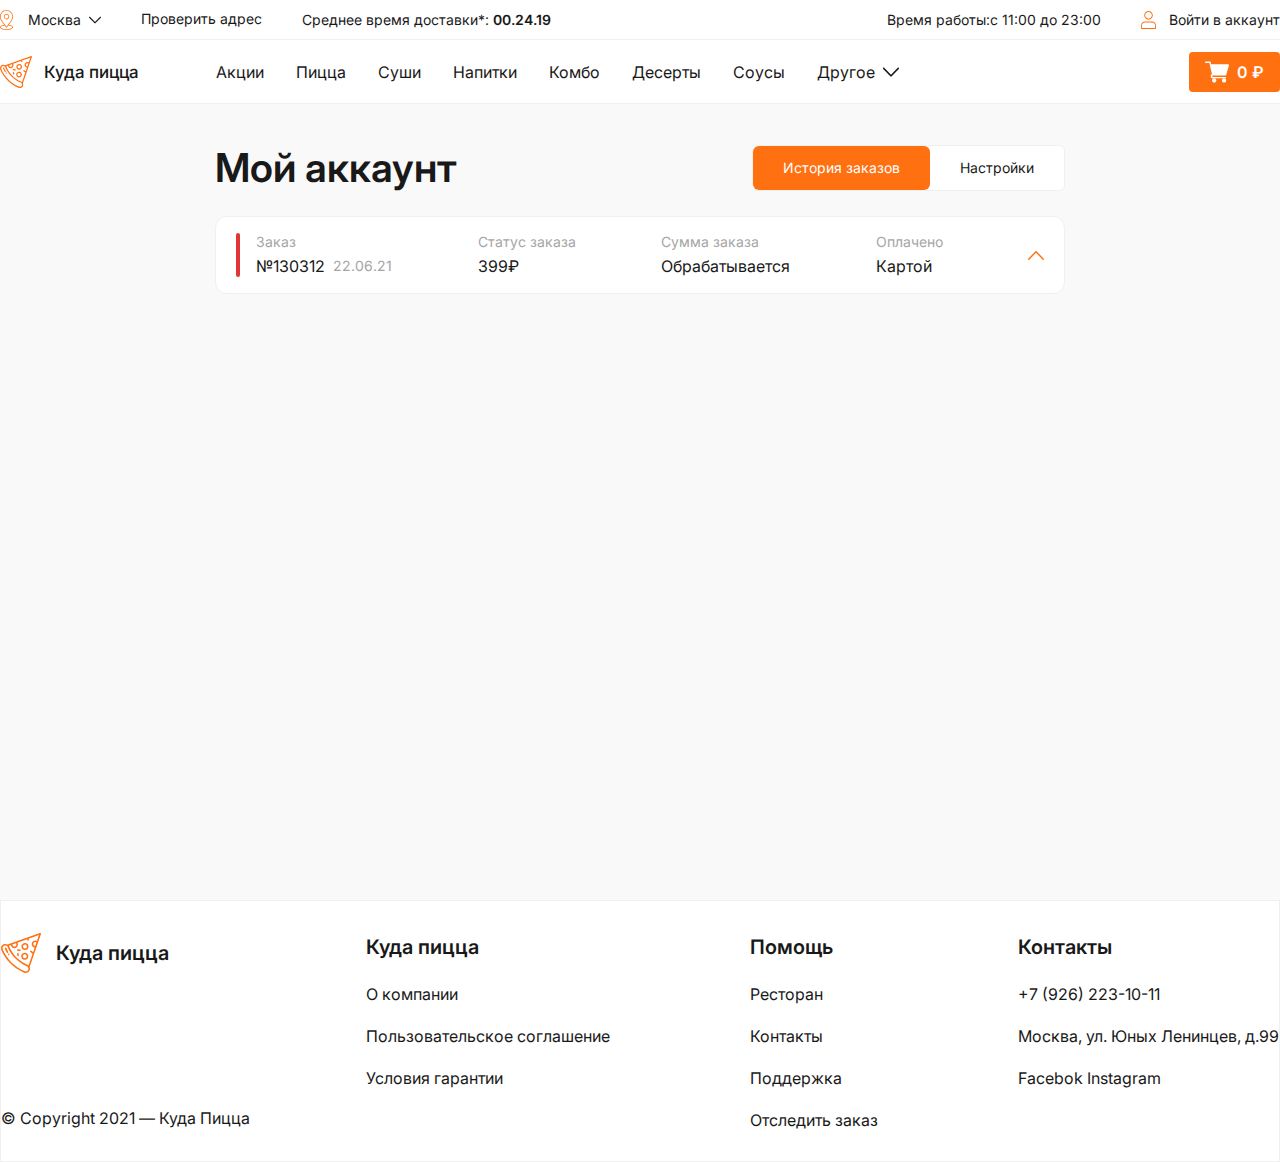
<file: pages/account-order-history/index.html>
<!DOCTYPE html>
<html lang="en">

<head>
    <meta charset="UTF-8">
    <meta name="viewport" content="width=device-width, initial-scale=1.0">
    <title>Аккаунт - История заказов</title>
    <link rel="stylesheet" href="./styles/style.css">
</head>

<body>

    <!-- popup-cart -->

    <div class="popup-cart">

        <div class="popup-cart__window">

            <div class="popup-cart__window-conteiner">

                <!-- cart__header -->

                <div class="popup-cart__header">

                    <h4 class="popup-cart__subheading">Ваш заказ</h4>

                    <button class="popup-cart__btn-close">

                        <svg width="24.000000" height="24.000000">
                            <use xlink:href="./assets/icon/icon-cross.svg#icon-cross"></use>
                        </svg>

                    </button>

                </div>

                <!-- popup-cart__body -->

                <div class="popup-cart__body">

                    <div class="popup-cart__body-item">

                        <img src="./assets/img/img-pizza-mini.png" alt="popup-cart-item-img"
                            class="popup-cart__item-img">

                        <div class="popup-cart__item-column">

                            <div class="popup-cart__column-top">

                                <h5 class="popup-cart__name">Чикен Сладкий Чили</h5>

                                <span class="popup-cart__description">Традиционное тесто, 23 см</span>

                            </div>

                            <div class="popup-cart__column-bottom">

                                <span class="popup-cart__counter">

                                    <button class="popup-cart__counter-btn">-</button>

                                    <span class="popup-cart__counter-span">1</span>

                                    <button class="popup-cart__counter-btn">+</button>

                                </span>

                                <div class="popup-cart__price-box">

                                    <span class="popup-cart__price">450</span>

                                    ₽

                                </div>

                            </div>

                        </div>

                    </div>

                    <div class="popup-cart__body-item">

                        <img src="./assets/img/img-pizza-mini.png" alt="popup-cart-item-img"
                            class="popup-cart__item-img">

                        <div class="popup-cart__item-column">

                            <div class="popup-cart__column-top">

                                <h5 class="popup-cart__name">Чикен Сладкий Чили</h5>

                                <span class="popup-cart__description">Традиционное тесто, 23 см</span>

                            </div>

                            <div class="popup-cart__column-bottom">

                                <span class="popup-cart__counter">

                                    <button class="popup-cart__counter-btn">-</button>

                                    <span class="popup-cart__counter-span">1</span>

                                    <button class="popup-cart__counter-btn">+</button>

                                </span>

                                <div class="popup-cart__price-box">

                                    <span class="popup-cart__price">450</span>

                                    ₽

                                </div>

                            </div>

                        </div>

                    </div>

                    <div class="popup-cart__body-item">

                        <img src="./assets/img/img-pizza-mini.png" alt="popup-cart-item-img"
                            class="popup-cart__item-img">

                        <div class="popup-cart__item-column">

                            <div class="popup-cart__column-top">

                                <h5 class="popup-cart__name">Чикен Сладкий Чили</h5>

                                <span class="popup-cart__description">Традиционное тесто, 23 см</span>

                            </div>

                            <div class="popup-cart__column-bottom">

                                <span class="popup-cart__counter">

                                    <button class="popup-cart__counter-btn">-</button>

                                    <span class="popup-cart__counter-span">1</span>

                                    <button class="popup-cart__counter-btn">+</button>

                                </span>

                                <div class="popup-cart__price-box">

                                    <span class="popup-cart__price">450</span>

                                    ₽

                                </div>

                            </div>

                        </div>

                    </div>

                </div>

            </div>

            <!--popup-cart__footer -->

            <div class="popup-cart__footer">

                <div class="popup-cart__footer-box">

                    <div class="popup-cart__footer-price-box">

                        <span class="popup-cart__footer-price-text">Итого:</span>

                        <span class="popup-cart__footer-price">1250</span>

                        ₽

                    </div>

                    <button type="submit" class="popup-cart__btn popup-cart__btn--submit">

                        <span>Оформить заказ</span>

                    </button>

                </div>

            </div>

        </div>

    </div>

    </form>

    <!-- PAGE -->
    <div class="page">

        <!-- HEADER -->

        <header class="header">

            <!-- header__top -->

            <div class="header__top">

                <div class="wrapper header__wrapper">

                    <div class="header__top-left-side">

                        <button class="header__top-location">

                            <span class="header__top-location-span">Москва</span>

                            <img src="./assets/icon/icon-arrow-down.svg" alt="icon-arrow-down"
                                class="header__top-location-img">

                        </button>


                        <button class="header__top-address">

                            <span class="header__top-address-span">Проверить адрес</span>

                        </button>

                        <div class="header__top-timer-box">

                            <span class="header__top-timer-text">Среднее время доставки*:</span>
                            <span class="header__top-timer">00.24.19</span>

                        </div>

                    </div>

                    <div class="header__top-right-side">

                        <div class="header__top-info-box">

                            <span class="header__top-info-text">Время работы:</span>
                            <time class="header__top-info-time">с 11:00 до 23:00</time>

                        </div>

                        <button class="header__top-btn">

                            <span class="header__top-btn-text">Войти в аккаунт</span>

                        </button>

                    </div>

                </div>

            </div>

            <!-- header__bottom -->

            <div class="header__bottom">

                <div class="wrapper header__wrapper">

                    <a href="#" class="header__logo-link">

                        <span class="header__logo-text">Куда пицца</span>

                    </a>

                    <nav class="header__bottom-nav">

                        <ul class="header__menu">

                            <li class="header__menu-item">
                                <a href="#" class="header__menu-link">Акции</a>
                            </li>
                            <li class="header__menu-item">
                                <a href="#" class="header__menu-link">Пицца</a>
                            </li>
                            <li class="header__menu-item">
                                <a href="#" class="header__menu-link">Суши</a>
                            </li>
                            <li class="header__menu-item">
                                <a href="#" class="header__menu-link">Напитки</a>
                            </li>
                            <li class="header__menu-item">
                                <a href="#" class="header__menu-link">Комбо</a>
                            </li>
                            <li class="header__menu-item">
                                <a href="#" class="header__menu-link">Десерты</a>
                            </li>
                            <li class="header__menu-item">
                                <a href="#" class="header__menu-link">Соусы</a>
                            </li>
                            <li class="header__menu-item">

                                <a href="#" class="header__menu-link header__menu-link--arrow">Другое</a>

                                <div class="header__submenu-box">

                                    <ul class="header__submenu">

                                        <li class="header__submenu-item">
                                            <a href="#">Акции</a>
                                        </li>
                                        <li class="header__submenu-item">
                                            <a href="#">О компании</a>
                                        </li>
                                        <li class="header__submenu-item">
                                            <a href="#">Пользовательское соглашение</a>
                                        </li>
                                        <li class="header__submenu-item">
                                            <a href="#">Условия гарантии</a>
                                        </li>
                                        <li class="header__submenu-item">
                                            <a href="#">Ресторан</a>
                                        </li>
                                        <li class="header__submenu-item">
                                            <a href="#">Контакты</a>
                                        </li>
                                        <li class="header__submenu-item">
                                            <a href="#">Поддержка</a>
                                        </li>
                                        <li class="header__submenu-item">
                                            <a href="#">Отследить заказ</a>
                                        </li>

                                    </ul>

                                </div>

                            </li>

                        </ul>

                    </nav>

                    <button class="header__card-btn">

                        <div class="header__card-price-box">

                            <span class="header__card-price">0</span>

                            ₽

                        </div>

                    </button>

                </div>

            </div>

        </header>

        <div class="main">

            <div class="wrapper main__wrapper">

                <div class="main__top">

                    <h1 class="main__heading">Мой аккаунт</h1>

                    <fieldset class="main__top-fieldset">

                        <fieldset class="main__top-fieldset-item">

                            <label for="account-history-of-orders" class="main__top-fieldset-label">

                                <input checked required id="account-history-of-orders" type="radio"
                                    name="account-selection" class="main__top-input">

                                <div class="main__top-checkbox">

                                    <span class="main__top-text">История заказов</span>

                                </div>

                            </label>

                        </fieldset>

                        <fieldset class="main__top-fieldset-item">

                            <label for="account-setting" class="main__top-fieldset-label">

                                <input required id="account-setting" type="radio" name="account-selection"
                                    class="main__top-input">

                                <div class="main__top-checkbox">

                                    <span class="main__top-text">Настройки</span>

                                </div>

                            </label>

                        </fieldset>

                    </fieldset>

                </div>

                <div class="main__middle">

                    <div class="main__orders">

                        <div class="main__order">

                            <div class="main__order-top main__order-top--processed">

                                <div class="main__order-about">

                                    <div class="main__order-about-content">

                                        <span class="main__order-about-span">Заказ</span>

                                        <div class="main__order-about-box">

                                            №

                                            <span class="main__order-about-number main__order-about-value">130312</span>

                                            <span class="main__order-about-date">22.06.21</span>

                                        </div>

                                    </div>

                                </div>

                                <div class="main__order-about">

                                    <div class="main__order-about-content">

                                        <span class="main__order-about-span">Статус заказа</span>

                                        <div class="main__order-about-box">

                                            <span class="main__order-about-price">399</span>

                                            ₽

                                        </div>

                                    </div>

                                </div>

                                <div class="main__order-about">

                                    <div class="main__order-about-content">

                                        <span class="main__order-about-span">Сумма заказа</span>

                                        <div class="main__order-about-box">

                                            <span class="main__order-about-status">Обрабатывается</span>

                                        </div>

                                    </div>

                                </div>

                                <div class="main__order-about">

                                    <div class="main__order-about-content">

                                        <span class="main__order-about-span">Оплачено</span>

                                        <div class="main__order-about-box">

                                            <span class="main__order-about-payment">Картой</span>

                                        </div>

                                    </div>

                                </div>

                                <button class="main__order-about-btn"></button>

                            </div>

                        </div>

                    </div>

                </div>

            </div>

        </div>

    </div>

    </div>

    <!-- FOOTER -->

    <footer class="footer">

        <div class="wrapper footer__wrapper">

            <div class="footer__column-about">

                <a href="#" class="footer__column-logo-link">

                    <span class="footer__column-logo-text">Куда пицца</span>

                </a>

                <p class="footer__copyright">© Copyright 2021 — Куда Пицца</p>

            </div>

            <div class="footer__columns">

                <div class="footer__column">

                    <h3 class="footer__column-heading">Куда пицца</h3>

                    <div class="footer__column-links">

                        <a href="#" class="footer__column-link">О компании</a>

                        <a href="#" class="footer__column-link">Пользовательское соглашение</a>

                        <a href="#" class="footer__column-link">Условия гарантии</a>

                    </div>

                </div>

                <div class="footer__column">

                    <h3 class="footer__column-heading">Помощь</h3>

                    <div class="footer__column-links">

                        <a href="#" class="footer__column-link">Ресторан</a>

                        <a href="#" class="footer__column-link">Контакты</a>

                        <a href="#" class="footer__column-link">Поддержка</a>

                        <a href="#" class="footer__column-link">Отследить заказ</a>

                    </div>

                </div>

                <div class="footer__column">

                    <h3 class="footer__column-heading">Контакты</h3>

                    <div class="footer__column-links">

                        <a href="#" class="footer__column-link">

                            <span class="footer__column-text">+7 (926) 223-10-11</span>

                        </a>

                        <a href="#" class="footer__column-link">

                            <span class="footer__column-text">Москва, ул. Юных Ленинцев, д.99</span>

                        </a>

                        <div class="footer__column-link-box">

                            <a href="#" class="footer__column-link">

                                <span class="footer__column-text">Facebok</span>

                            </a>

                            <a href="#" class="footer__column-link">

                                <span class="footer__column-text">Instagram</span>

                            </a>

                        </div>

                    </div>

                </div>

            </div>

        </div>

    </footer>

    </div>

    <script src="./scripts/script-popups.js"></script>

</body>

</html>
</file>
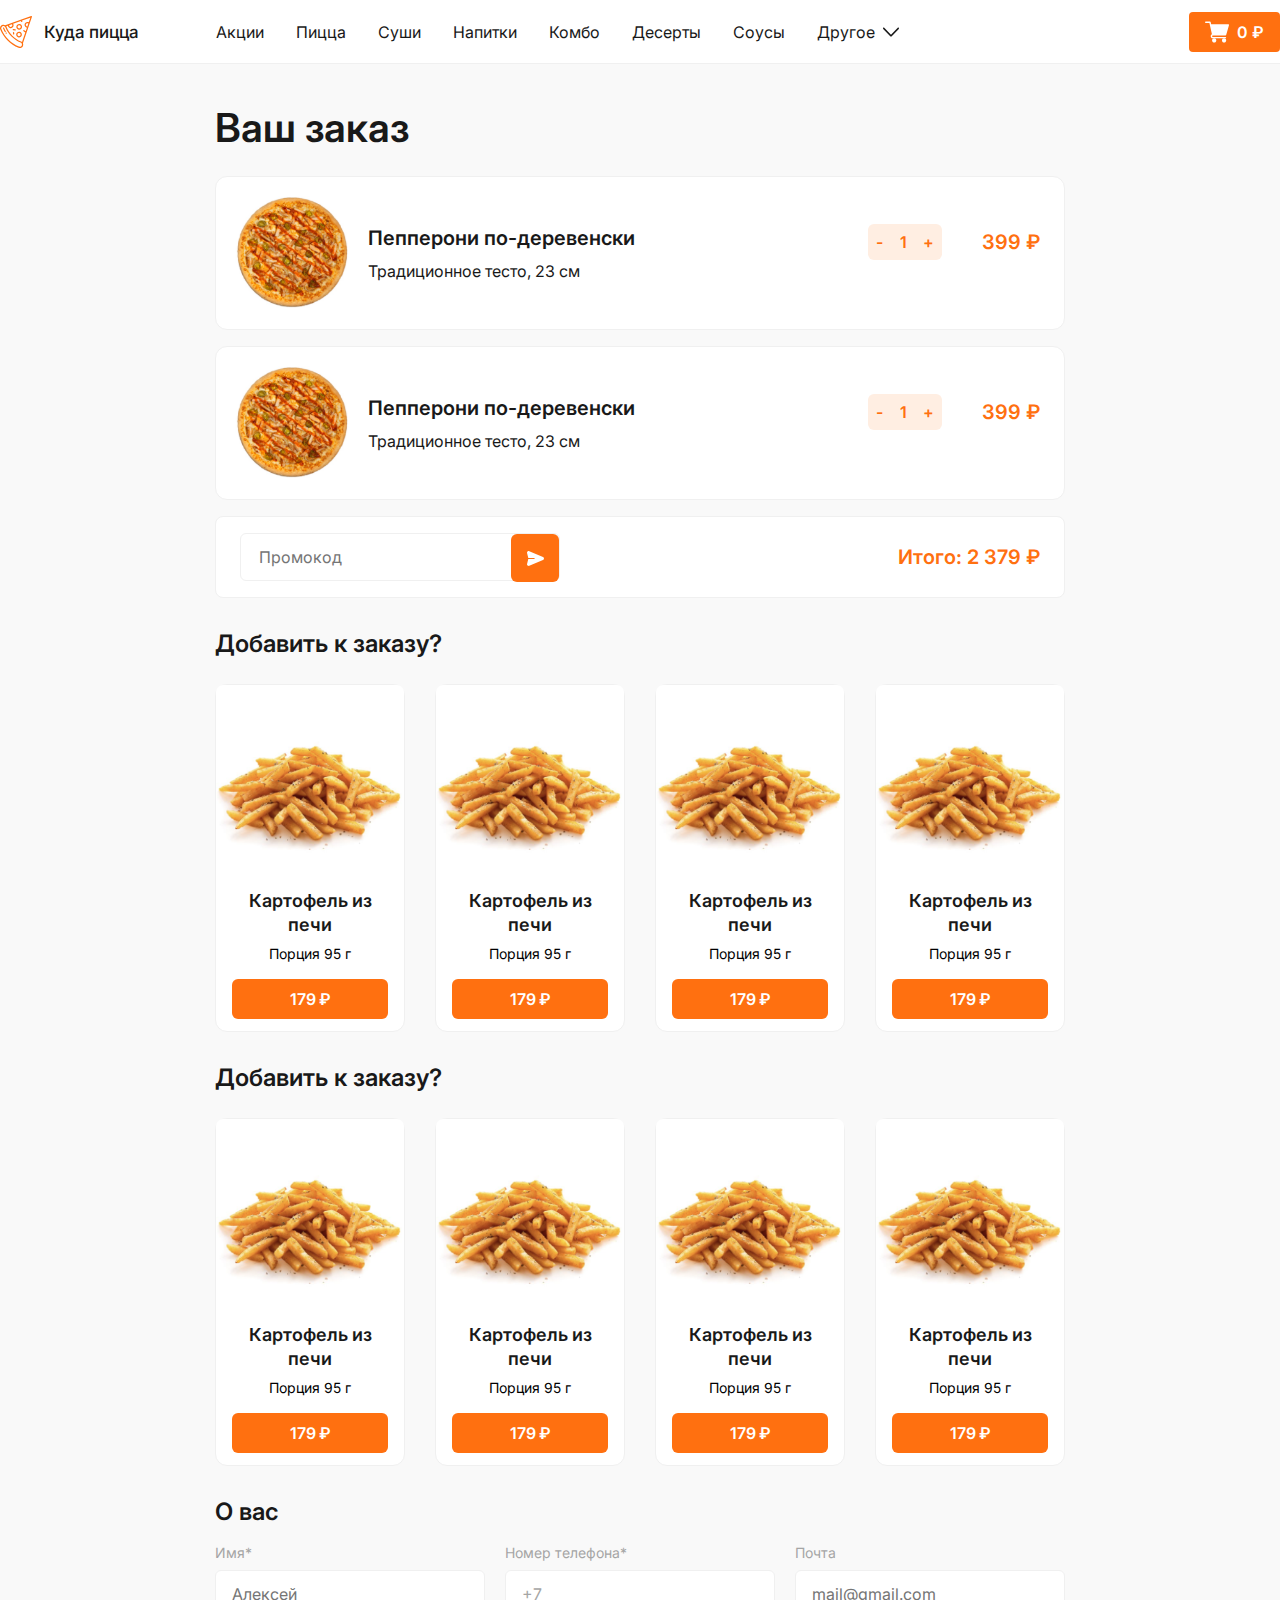
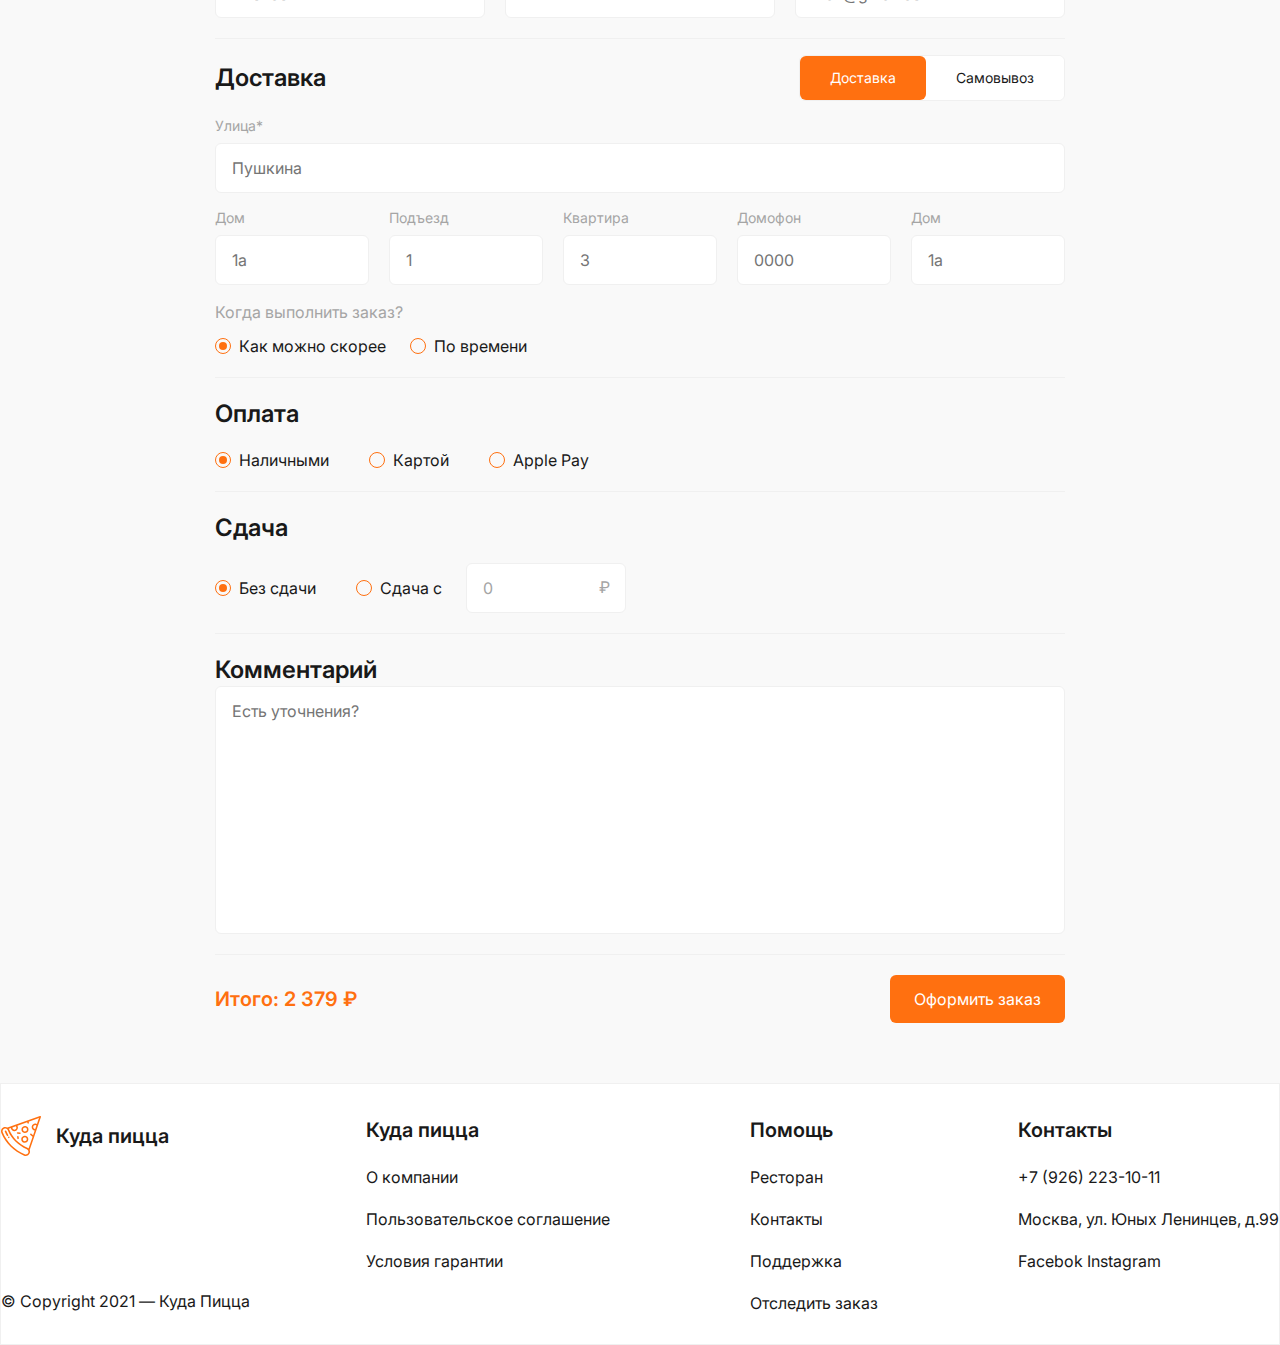
<file: pages/cart 2/index.html>
<!DOCTYPE html>
<html lang="en">

<head>
    <meta charset="UTF-8">
    <meta name="viewport" content="width=device-width, initial-scale=1.0">
    <title>Корзина 2</title>
    <link rel="stylesheet" href="./styles/style.css">
</head>

<body>

    <!-- popup-cart -->

    <div class="popup-cart">

        <div class="popup-cart__window">

            <div class="popup-cart__window-conteiner">

                <!-- cart__header -->

                <div class="popup-cart__header">

                    <h4 class="popup-cart__subheading">Ваш заказ</h4>

                    <button class="popup-cart__btn-close">

                        <svg width="24.000000" height="24.000000">
                            <use xlink:href="./assets/icon/icon-cross.svg#icon-cross"></use>
                        </svg>

                    </button>

                </div>

                <!-- popup-cart__body -->

                <div class="popup-cart__body">

                    <div class="popup-cart__body-item">

                        <img src="./assets/img/img-pizza-mini.png" alt="popup-cart-item-img"
                            class="popup-cart__item-img">

                        <div class="popup-cart__item-column">

                            <div class="popup-cart__column-top">

                                <h5 class="popup-cart__name">Чикен Сладкий Чили</h5>

                                <span class="popup-cart__description">Традиционное тесто, 23 см</span>

                            </div>

                            <div class="popup-cart__column-bottom">

                                <span class="popup-cart__counter">

                                    <button class="popup-cart__counter-btn">-</button>

                                    <span class="popup-cart__counter-span">1</span>

                                    <button class="popup-cart__counter-btn">+</button>

                                </span>

                                <div class="popup-cart__price-box">

                                    <span class="popup-cart__price">450</span>

                                    ₽

                                </div>

                            </div>

                        </div>

                    </div>

                    <div class="popup-cart__body-item">

                        <img src="./assets/img/img-pizza-mini.png" alt="popup-cart-item-img"
                            class="popup-cart__item-img">

                        <div class="popup-cart__item-column">

                            <div class="popup-cart__column-top">

                                <h5 class="popup-cart__name">Чикен Сладкий Чили</h5>

                                <span class="popup-cart__description">Традиционное тесто, 23 см</span>

                            </div>

                            <div class="popup-cart__column-bottom">

                                <span class="popup-cart__counter">

                                    <button class="popup-cart__counter-btn">-</button>

                                    <span class="popup-cart__counter-span">1</span>

                                    <button class="popup-cart__counter-btn">+</button>

                                </span>

                                <div class="popup-cart__price-box">

                                    <span class="popup-cart__price">450</span>

                                    ₽

                                </div>

                            </div>

                        </div>

                    </div>

                    <div class="popup-cart__body-item">

                        <img src="./assets/img/img-pizza-mini.png" alt="popup-cart-item-img"
                            class="popup-cart__item-img">

                        <div class="popup-cart__item-column">

                            <div class="popup-cart__column-top">

                                <h5 class="popup-cart__name">Чикен Сладкий Чили</h5>

                                <span class="popup-cart__description">Традиционное тесто, 23 см</span>

                            </div>

                            <div class="popup-cart__column-bottom">

                                <span class="popup-cart__counter">

                                    <button class="popup-cart__counter-btn">-</button>

                                    <span class="popup-cart__counter-span">1</span>

                                    <button class="popup-cart__counter-btn">+</button>

                                </span>

                                <div class="popup-cart__price-box">

                                    <span class="popup-cart__price">450</span>

                                    ₽

                                </div>

                            </div>

                        </div>

                    </div>

                </div>

            </div>

            <!--popup-cart__footer -->

            <div class="popup-cart__footer">

                <div class="popup-cart__footer-box">

                    <div class="popup-cart__footer-price-box">

                        <span class="popup-cart__footer-price-text">Итого:</span>

                        <span class="popup-cart__footer-price">1250</span>

                        ₽

                    </div>

                    <button type="submit" class="popup-cart__btn popup-cart__btn--submit">

                        <span>Оформить заказ</span>

                    </button>

                </div>

            </div>

        </div>

    </div>

    </form>

    <!-- PAGE -->
    <div class="page">

        <!-- HEADER -->

        <header class="header">

            <!-- header__bottom -->

            <div class="header__bottom">

                <div class="wrapper header__wrapper">

                    <a href="#" class="header__logo-link">

                        <span class="header__logo-text">Куда пицца</span>

                    </a>

                    <nav class="header__bottom-nav">

                        <ul class="header__menu">

                            <li class="header__menu-item">
                                <a href="#" class="header__menu-link">Акции</a>
                            </li>
                            <li class="header__menu-item">
                                <a href="#" class="header__menu-link">Пицца</a>
                            </li>
                            <li class="header__menu-item">
                                <a href="#" class="header__menu-link">Суши</a>
                            </li>
                            <li class="header__menu-item">
                                <a href="#" class="header__menu-link">Напитки</a>
                            </li>
                            <li class="header__menu-item">
                                <a href="#" class="header__menu-link">Комбо</a>
                            </li>
                            <li class="header__menu-item">
                                <a href="#" class="header__menu-link">Десерты</a>
                            </li>
                            <li class="header__menu-item">
                                <a href="#" class="header__menu-link">Соусы</a>
                            </li>
                            <li class="header__menu-item">

                                <a href="#" class="header__menu-link header__menu-link--arrow">Другое</a>

                                <div class="header__submenu-box">

                                    <ul class="header__submenu">

                                        <li class="header__submenu-item">
                                            <a href="#">Акции</a>
                                        </li>
                                        <li class="header__submenu-item">
                                            <a href="#">О компании</a>
                                        </li>
                                        <li class="header__submenu-item">
                                            <a href="#">Пользовательское соглашение</a>
                                        </li>
                                        <li class="header__submenu-item">
                                            <a href="#">Условия гарантии</a>
                                        </li>
                                        <li class="header__submenu-item">
                                            <a href="#">Ресторан</a>
                                        </li>
                                        <li class="header__submenu-item">
                                            <a href="#">Контакты</a>
                                        </li>
                                        <li class="header__submenu-item">
                                            <a href="#">Поддержка</a>
                                        </li>
                                        <li class="header__submenu-item">
                                            <a href="#">Отследить заказ</a>
                                        </li>

                                    </ul>

                                </div>

                            </li>

                        </ul>

                    </nav>

                    <button class="header__card-btn">

                        <div class="header__card-price-box">

                            <span class="header__card-price">0</span>

                            ₽

                        </div>

                    </button>

                </div>

            </div>

        </header>

        <!-- MAIN -->

        <main class="main">

            <div class="wrapper main__wrapper">

                <!-- order -->

                <div class="order">

                    <div class="order__items-conteiner">

                        <h2 class="order__items-heading">Ваш заказ</h2>

                        <div class="order__items">

                            <!-- order__item -->

                            <div class="order__item">

                                <img src="./assets/img/img-pizza-mini.png" alt="img-pizza-mini" class="order__item-img">

                                <div class="order__item-box">

                                    <div class="order__item-left">

                                        <h3 class="order__item-subheading">Пепперони по-деревенски</h3>

                                        <span class="order__item-text">Традиционное тесто, 23 см</span>

                                    </div>

                                    <div class="order__item-part-right">

                                        <div class="order__item-counter-box">

                                            <button class="order__item-counter-btn">-</button>

                                            <span class="order__item-counter">1</span>

                                            <button class="order__item-counter-btn">+</button>

                                        </div>

                                        <div class="order__item-price-box">

                                            <span class="order__item-price">399</span>

                                            ₽

                                        </div>

                                    </div>

                                </div>

                            </div>

                            <!-- order__item -->

                            <div class="order__item">

                                <img src="./assets/img/img-pizza-mini.png" alt="img-pizza-mini" class="order__item-img">

                                <div class="order__item-box">

                                    <div class="order__item-left">

                                        <h3 class="order__item-subheading">Пепперони по-деревенски</h3>

                                        <span class="order__item-text">Традиционное тесто, 23 см</span>

                                    </div>

                                    <div class="order__item-part-right">

                                        <div class="order__item-counter-box">

                                            <button class="order__item-counter-btn">-</button>

                                            <span class="order__item-counter">1</span>

                                            <button class="order__item-counter-btn">+</button>

                                        </div>

                                        <div class="order__item-price-box">

                                            <span class="order__item-price">399</span>

                                            ₽

                                        </div>

                                    </div>

                                </div>

                            </div>

                            <!-- order__bottom -->

                            <form class="order__bottom">

                                <fieldset class="order__input-box">

                                    <input placeholder="Промокод" class="order__input"> </input>

                                    <button type="submit" class="order__input-btn"></button>

                                </fieldset>

                                <div class="order__total-price-box">

                                    <span class="order__total-price-text">Итого:</span>

                                    <span class="order__total-price">2 379</span>

                                    ₽

                                </div>

                            </form>

                        </div>

                    </div>

                    <!-- order__sliders -->

                    <div class="order__sliders">

                        <!-- order__slider-conteiner -->

                        <div class="order__slider-conteiner">

                            <h3 class="order__sliders-subheading main-item-subheading">Добавить к заказу?</h3>

                            <div class="order__slider">

                                <!-- order__slider-card -->

                                <div class="order__slider-card">

                                    <img src="./assets/img/img-snacks-1.png" alt="img-snacks-1"
                                        class="order__slider-img">

                                    <div class="order__slider-card-middle">

                                        <h4 class="order__slider-card-subheading">Картофель из печи</h4>

                                        <span class="order__slider-card-description">Порция 95 г</span>

                                    </div>

                                    <div class="order__slider-card-footer">

                                        <btn class="order__slider-card-btn">

                                            <span class="order__slider-card-price">179</span>

                                            ₽

                                        </btn>

                                    </div>

                                </div>

                                <div class="order__slider-card">

                                    <img src="./assets/img/img-snacks-1.png" alt="img-snacks-1"
                                        class="order__slider-img">

                                    <div class="order__slider-card-middle">

                                        <h4 class="order__slider-card-subheading">Картофель из печи</h4>

                                        <span class="order__slider-card-description">Порция 95 г</span>

                                    </div>

                                    <div class="order__slider-card-footer">

                                        <btn class="order__slider-card-btn">

                                            <span class="order__slider-card-price">179</span>

                                            ₽

                                        </btn>

                                    </div>

                                </div>

                                <div class="order__slider-card">

                                    <img src="./assets/img/img-snacks-1.png" alt="img-snacks-1"
                                        class="order__slider-img">

                                    <div class="order__slider-card-middle">

                                        <h4 class="order__slider-card-subheading">Картофель из печи</h4>

                                        <span class="order__slider-card-description">Порция 95 г</span>

                                    </div>

                                    <div class="order__slider-card-footer">

                                        <btn class="order__slider-card-btn">

                                            <span class="order__slider-card-price">179</span>

                                            ₽

                                        </btn>

                                    </div>

                                </div>

                                <div class="order__slider-card">

                                    <img src="./assets/img/img-snacks-1.png" alt="img-snacks-1"
                                        class="order__slider-img">

                                    <div class="order__slider-card-middle">

                                        <h4 class="order__slider-card-subheading">Картофель из печи</h4>

                                        <span class="order__slider-card-description">Порция 95 г</span>

                                    </div>

                                    <div class="order__slider-card-footer">

                                        <btn class="order__slider-card-btn">

                                            <span class="order__slider-card-price">179</span>

                                            ₽

                                        </btn>

                                    </div>

                                </div>

                            </div>

                        </div>

                        <!-- order__slider-conteiner -->

                        <div class="order__slider-conteiner">

                            <h3 class="order__sliders-subheading main-item-subheading">Добавить к заказу?</h3>

                            <div class="order__slider">

                                <!-- order__slider-card -->

                                <div class="order__slider-card">

                                    <img src="./assets/img/img-snacks-1.png" alt="img-snacks-1"
                                        class="order__slider-img">

                                    <div class="order__slider-card-middle">

                                        <h4 class="order__slider-card-subheading">Картофель из печи</h4>

                                        <span class="order__slider-card-description">Порция 95 г</span>

                                    </div>

                                    <div class="order__slider-card-footer">

                                        <btn class="order__slider-card-btn">

                                            <span class="order__slider-card-price">179</span>

                                            ₽

                                        </btn>

                                    </div>

                                </div>

                                <div class="order__slider-card">

                                    <img src="./assets/img/img-snacks-1.png" alt="img-snacks-1"
                                        class="order__slider-img">

                                    <div class="order__slider-card-middle">

                                        <h4 class="order__slider-card-subheading">Картофель из печи</h4>

                                        <span class="order__slider-card-description">Порция 95 г</span>

                                    </div>

                                    <div class="order__slider-card-footer">

                                        <btn class="order__slider-card-btn">

                                            <span class="order__slider-card-price">179</span>

                                            ₽

                                        </btn>

                                    </div>

                                </div>

                                <div class="order__slider-card">

                                    <img src="./assets/img/img-snacks-1.png" alt="img-snacks-1"
                                        class="order__slider-img">

                                    <div class="order__slider-card-middle">

                                        <h4 class="order__slider-card-subheading">Картофель из печи</h4>

                                        <span class="order__slider-card-description">Порция 95 г</span>

                                    </div>

                                    <div class="order__slider-card-footer">

                                        <btn class="order__slider-card-btn">

                                            <span class="order__slider-card-price">179</span>

                                            ₽

                                        </btn>

                                    </div>

                                </div>

                                <div class="order__slider-card">

                                    <img src="./assets/img/img-snacks-1.png" alt="img-snacks-1"
                                        class="order__slider-img">

                                    <div class="order__slider-card-middle">

                                        <h4 class="order__slider-card-subheading">Картофель из печи</h4>

                                        <span class="order__slider-card-description">Порция 95 г</span>

                                    </div>

                                    <div class="order__slider-card-footer">

                                        <btn class="order__slider-card-btn">

                                            <span class="order__slider-card-price">179</span>

                                            ₽

                                        </btn>

                                    </div>

                                </div>

                            </div>

                        </div>

                    </div>

                </div>

                <!-- INFO -->

                <form action="#" class="info">

                    <div class="wrapper info__wrapper">

                        <!-- info__user -->

                        <div class="info__user">

                            <h2 class="info__user-subheading main-item-subheading">О вас</h2>

                            <fieldset class="info__user-info">

                                <div class="info__user-input-box">

                                    <lable class="info__user-lable">Имя*</lable>

                                    <input placeholder="Алексей" type="text" class="info__user-input">

                                </div>

                                <div class="info__user-input-box">

                                    <lable class="info__user-lable">Номер телефона*</lable>

                                    <input value="+7" type="text" class="info__user-input">

                                </div>

                                <div class="info__user-input-box">

                                    <lable class="info__user-lable">Почта</lable>

                                    <input placeholder="mail@gmail.com" type="text" class="info__user-input">

                                </div>

                            </fieldset>

                        </div>

                        <!-- info__address -->

                        <div class="info__address">

                            <!-- info__address-header -->

                            <div class="info__address-header">

                                <h2 class="info__address-subheading main-item-subheading">Доставка</h2>

                                <fieldset class="info__address-header-box">

                                    <fieldset class="info__address-header-item">

                                        <label class="popup-filters__label" for="delivery-pickup">

                                            <input checked required value="delivery-pickup"
                                                class="info__address-header-input" type="radio" name="type-of-delivery"
                                                id="delivery-pickup">

                                            <div class="info__address-header-checkbox">

                                                <span class="info__address-header-text">Доставка</span>

                                            </div>

                                        </label>

                                    </fieldset>

                                    <fieldset class="info__address-header-item">

                                        <label class="popup-filters__label" for="delivery-courier">

                                            <input required value="delivery-courier" class="info__address-header-input"
                                                type="radio" name="type-of-delivery" id="delivery-courier">

                                            <div class="info__address-header-checkbox">

                                                <span class="info__address-header-text">Самовывоз</span>

                                            </div>

                                        </label>

                                    </fieldset>

                                </fieldset>

                            </div>

                            <!-- info__address-body -->

                            <div class="info__address-body">

                                <!-- info__address-top -->

                                <fieldset class="info__address-top">

                                    <div class="info__address-top-box">

                                        <lable class="info__address-lable">Улица*</lable>

                                        <input placeholder="Пушкина" type="text" class="info__address-input">

                                    </div>

                                </fieldset>

                                <!-- info__address-middle -->

                                <fieldset class="info__address-middle">

                                    <div class="info__address-middle-box">

                                        <lable class="info__address-lable">Дом</lable>

                                        <input placeholder="1а" type="text" class="info__address-input">

                                    </div>

                                    <div class="info__address-middle-box">

                                        <lable class="info__address-lable">Подъезд</lable>

                                        <input placeholder="1" type="text" class="info__address-input">

                                    </div>

                                    <div class="info__address-middle-box">

                                        <lable class="info__address-lable">Квартира</lable>

                                        <input placeholder="3" type="text" class="info__address-input">

                                    </div>

                                    <div class="info__address-middle-box">

                                        <lable class="info__address-lable">Домофон</lable>

                                        <input placeholder="0000" type="text" class="info__address-input">

                                    </div>

                                    <div class="info__address-middle-box">

                                        <lable class="info__address-lable">Дом</lable>

                                        <input placeholder="1а" type="text" class="info__address-input">

                                        </в>

                                </fieldset>

                                <!-- info__address-bottom -->

                                <fieldset class="info__address-bottom">

                                    <h3 class="info__address-bottom-subheading">Когда выполнить заказ?</h3>

                                    <div class="info__address-bottom-box">

                                        <fieldset class="info__address-bottom-item">

                                            <label for="faster" class="info__address-bottom-lable">

                                                <input checked required name="delivery-speed" id="faster" type="radio"
                                                    class="info__address-bottom-input">

                                                <div class="info__address-bottom-checkbox">
                                                </div>

                                                <span class="info__address-bottom-text">Как можно скорее</span>

                                            </label>

                                        </fieldset>

                                        <fieldset class="info__address-bottom-item">

                                            <label for="by-time" class="info__address-bottom-lable">

                                                <input required name="delivery-speed" id="by-time" type="radio"
                                                    class="info__address-bottom-input">

                                                <div class="info__address-bottom-checkbox">
                                                </div>

                                                <span class="info__address-bottom-text">По времени</span>

                                            </label>

                                        </fieldset>

                                    </div>

                                </fieldset>

                            </div>

                        </div>

                        <!-- info__price -->

                        <div class="info__price">

                            <div class="info__price-top">

                                <h2 class="info__price-subheading main-item-subheading">Оплата</h2>

                                <fieldeset class="info__price-box">

                                    <fieldeset class="info__price-item">

                                        <label for="cash-payment" class="info__price-label">

                                            <input checked required name="payment-type" id="cash-payment"
                                                class="info__price-input" type="radio">

                                            <div class="info__price-checkbox"></div>

                                            <span class="info__price-text">Наличными</span>

                                        </label>

                                    </fieldeset>

                                    <fieldeset class="info__price-item">

                                        <label for="payment-by-card" class="info__price-label">

                                            <input required name="payment-type" id="payment-by-card"
                                                class="info__price-input" type="radio">

                                            <div class="info__price-checkbox"></div>

                                            <span class="info__price-text">Картой</span>

                                        </label>

                                    </fieldeset>

                                    <fieldeset class="info__price-item">

                                        <label for="apple-pay" class="info__price-label">

                                            <input required name="payment-type" id="apple-pay" class="info__price-input"
                                                type="radio">

                                            <div class="info__price-checkbox"></div>

                                            <span class="info__price-text">Apple Pay</span>

                                        </label>

                                    </fieldeset>

                                </fieldeset>

                            </div>

                            <div class="info__price-bottom">

                                <h2 class="info__price-subheading main-item-subheading">Сдача</h2>

                                <fieldeset class="info__price-box">

                                    <fieldeset class="info__price-item">

                                        <label for="without-giving-money" class="info__price-label">

                                            <input checked required name="the-rest-of-money" id="without-giving-money"
                                                class="info__price-input" type="radio">

                                            <div class="info__price-checkbox"></div>

                                            <span class="info__price-text">Без сдачи</span>

                                        </label>

                                    </fieldeset>

                                    <fieldeset class="info__price-item">

                                        <label for="surrender-of-money" class="info__price-label">

                                            <input required name="the-rest-of-money" id="surrender-of-money"
                                                class="info__price-input" type="radio">

                                            <div class="info__price-checkbox"></div>

                                            <span class="info__price-text">Сдача с</span>

                                            <div class="info__price-input-box">

                                                <input value="0" class="info__price-input--meaning" type="text">

                                                <span class="info__price-sign">₽</span>

                                            </div>

                                        </label>

                                    </fieldeset>

                                </fieldeset>

                            </div>

                        </div>

                        <!-- info__comment -->

                        <div class="info__comment">

                            <h2 class="info__comment-subheading main-item-subheading">Комментарий</h2>

                            <textarea placeholder="Есть уточнения?" class="info__comment-textarea" name="" id=""
                                cols="30" rows="10"></textarea>

                        </div>

                    </div>

                    <div class="info__footer">

                        <div class="info__footer-price-box">

                            <span class="info__footer-price-text">Итого:</span>

                            <span class="info__footer-price">2 379</span>

                            ₽

                        </div>

                        <button class="info__footer-btn">Оформить заказ</button>

                    </div>

                </form>

            </div>

        </main>

        <!-- FOOTER -->

        <footer class="footer">

            <div class="wrapper footer__wrapper">

                <div class="footer__column-about">

                    <a href="#" class="footer__column-logo-link">

                        <span class="footer__column-logo-text">Куда пицца</span>

                    </a>

                    <p class="footer__copyright">© Copyright 2021 — Куда Пицца</p>

                </div>

                <div class="footer__columns">

                    <div class="footer__column">

                        <h3 class="footer__column-heading">Куда пицца</h3>

                        <div class="footer__column-links">

                            <a href="#" class="footer__column-link">О компании</a>

                            <a href="#" class="footer__column-link">Пользовательское соглашение</a>

                            <a href="#" class="footer__column-link">Условия гарантии</a>

                        </div>

                    </div>

                    <div class="footer__column">

                        <h3 class="footer__column-heading">Помощь</h3>

                        <div class="footer__column-links">

                            <a href="#" class="footer__column-link">Ресторан</a>

                            <a href="#" class="footer__column-link">Контакты</a>

                            <a href="#" class="footer__column-link">Поддержка</a>

                            <a href="#" class="footer__column-link">Отследить заказ</a>

                        </div>

                    </div>

                    <div class="footer__column">

                        <h3 class="footer__column-heading">Контакты</h3>

                        <div class="footer__column-links">

                            <a href="#" class="footer__column-link">

                                <span class="footer__column-text">+7 (926) 223-10-11</span>

                            </a>

                            <a href="#" class="footer__column-link">

                                <span class="footer__column-text">Москва, ул. Юных Ленинцев, д.99</span>

                            </a>

                            <div class="footer__column-link-box">

                                <a href="#" class="footer__column-link">

                                    <span class="footer__column-text">Facebok</span>

                                </a>

                                <a href="#" class="footer__column-link">

                                    <span class="footer__column-text">Instagram</span>

                                </a>

                            </div>

                        </div>

                    </div>

                </div>

            </div>

        </footer>

    </div>

    <script src="./scripts/script-popups.js"></script>

</body>

</html>
</file>
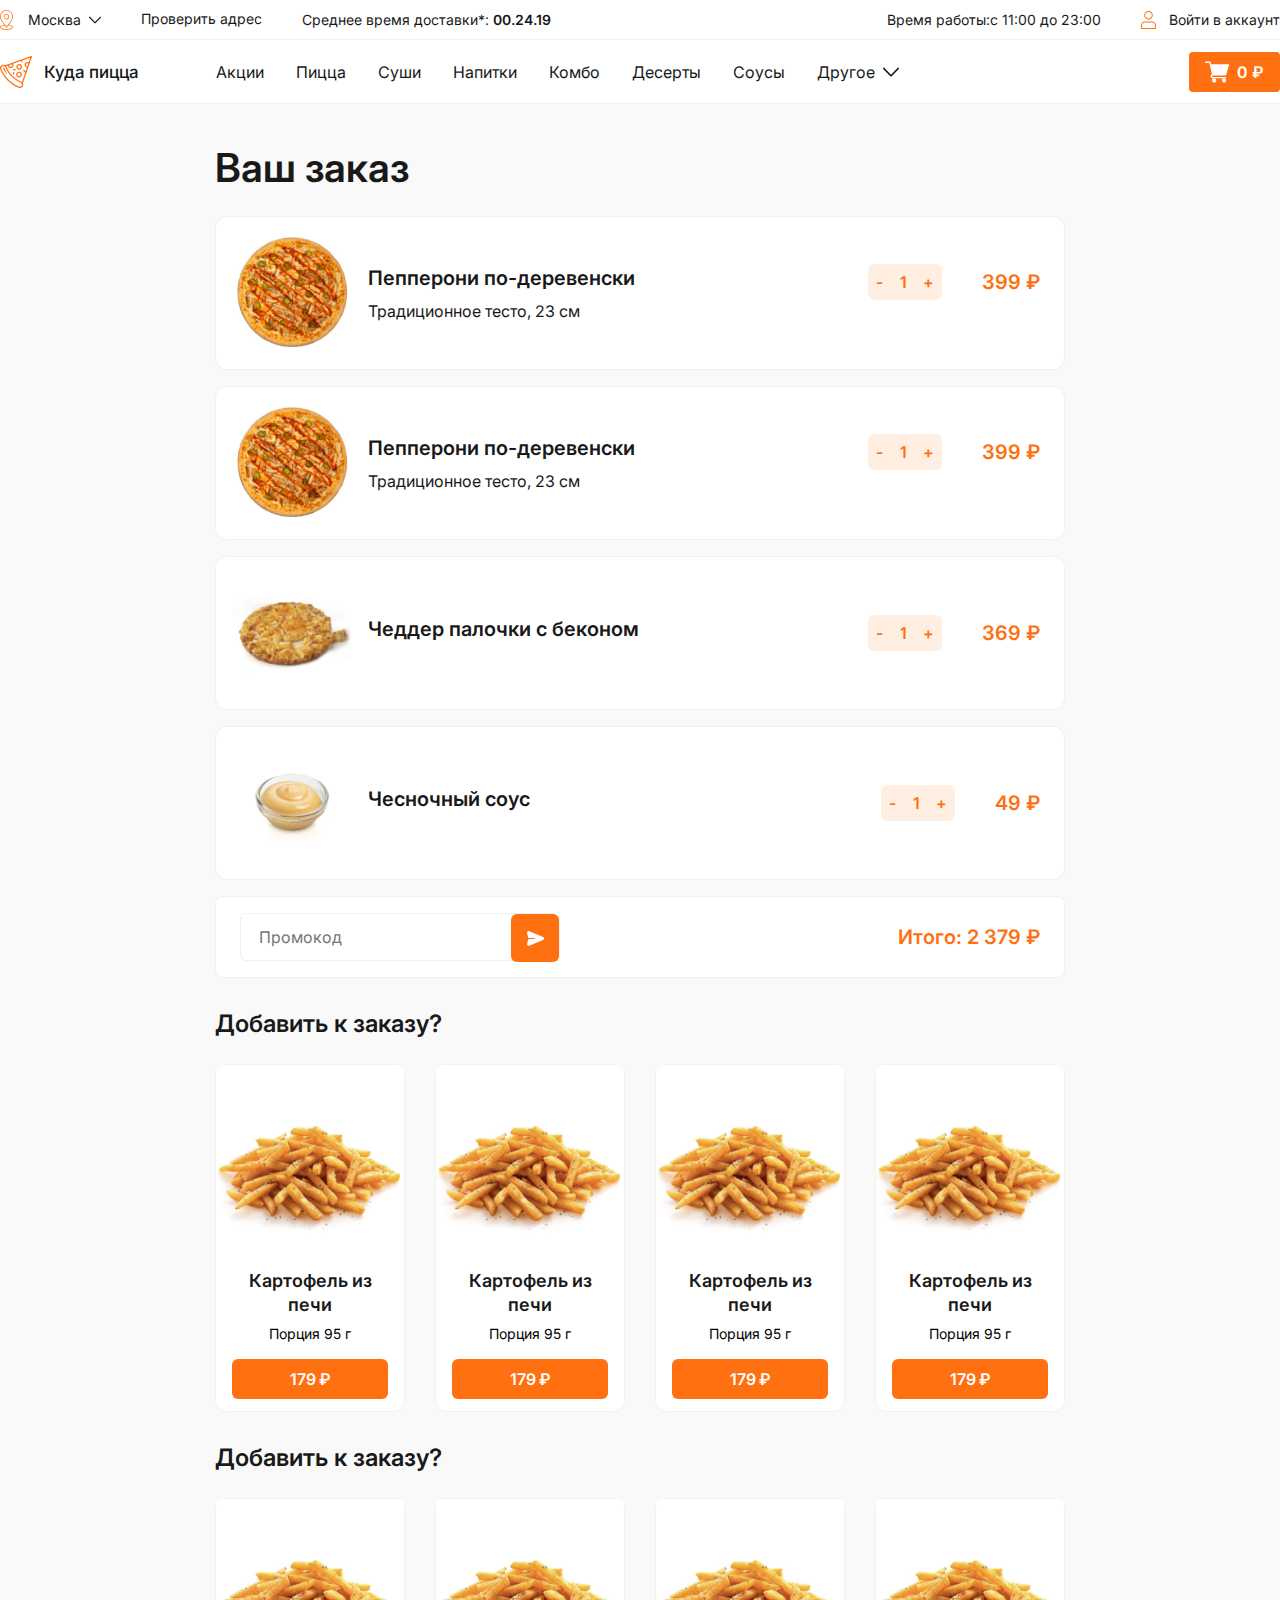
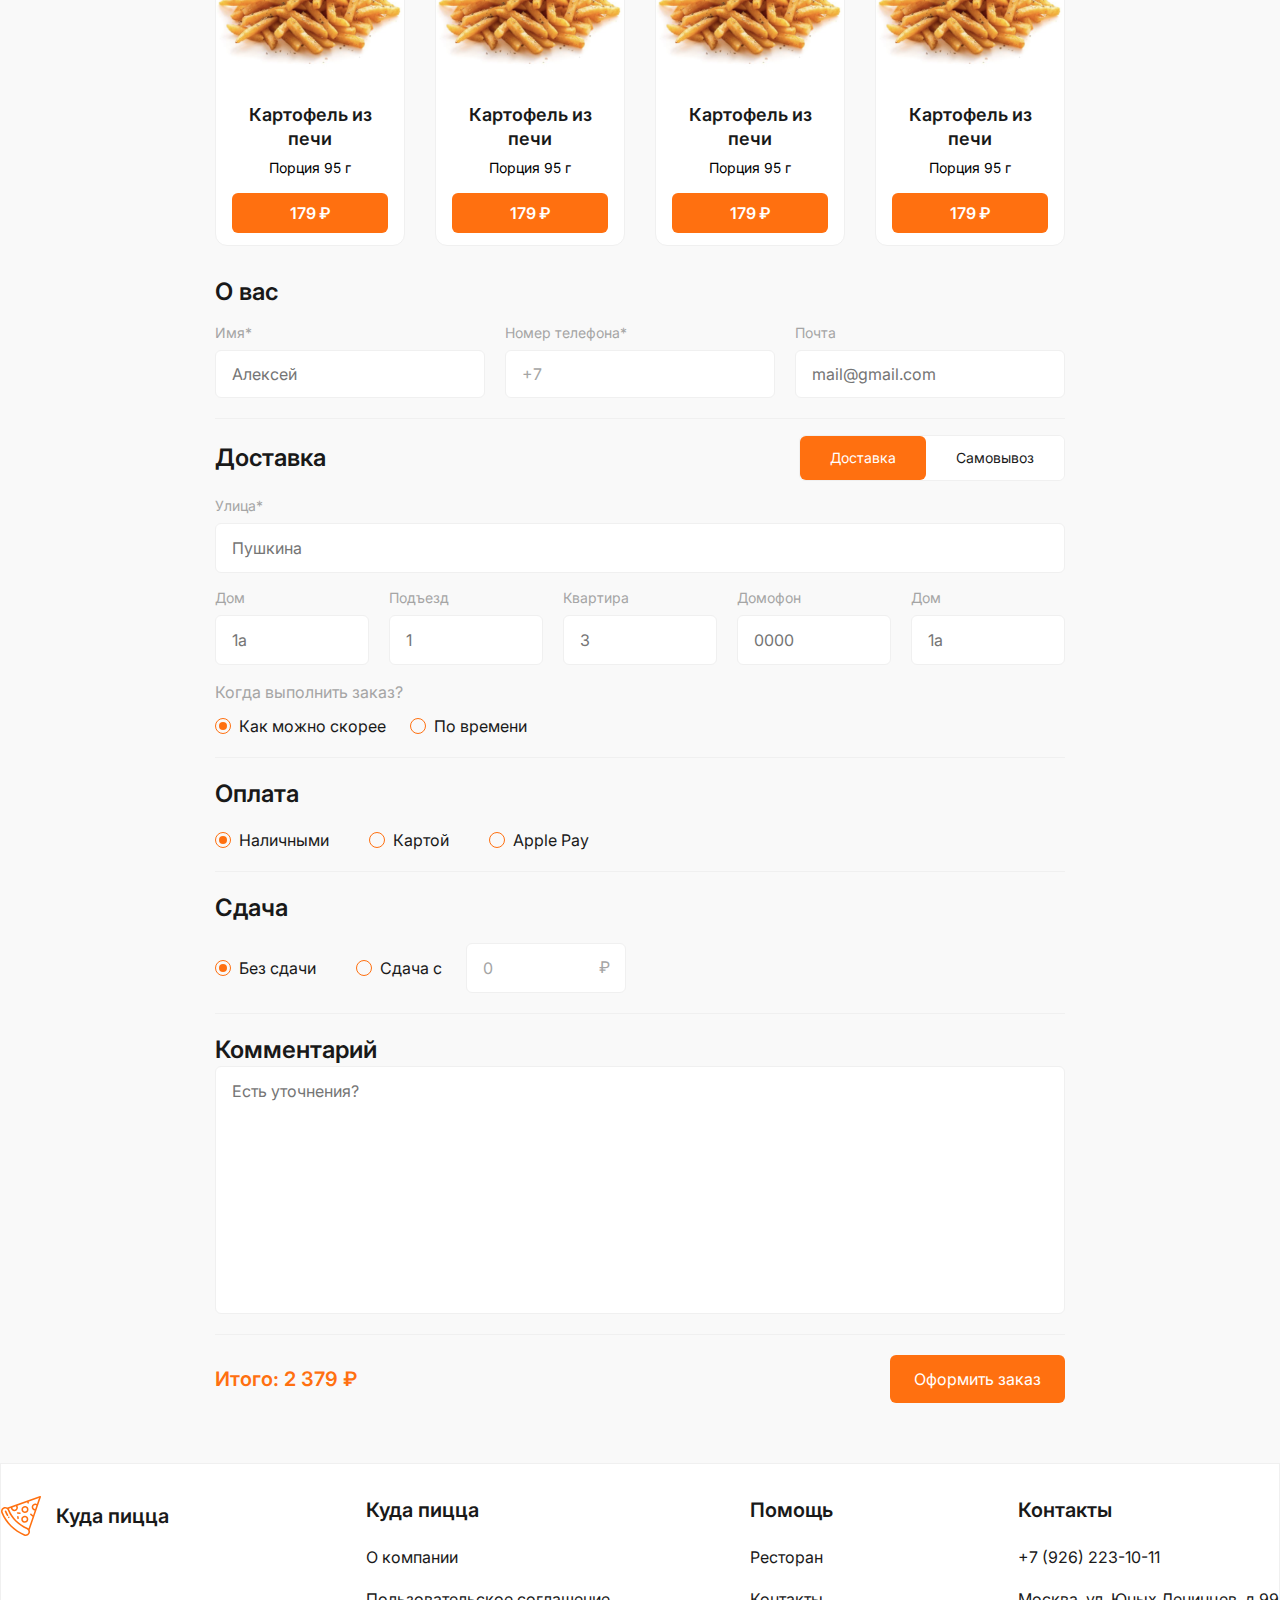
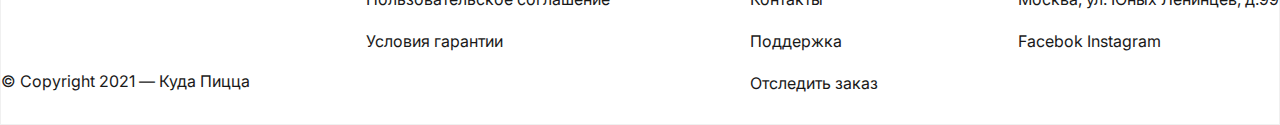
<file: pages/cart 3/index.html>
<!DOCTYPE html>
<html lang="en">

<head>
    <meta charset="UTF-8">
    <meta name="viewport" content="width=device-width, initial-scale=1.0">
    <title>Корзина 3</title>
    <link rel="stylesheet" href="./styles/style.css">
</head>

<body>

    <!-- popup-cart -->

    <div class="popup-cart">

        <div class="popup-cart__window">

            <div class="popup-cart__window-conteiner">

                <!-- cart__header -->

                <div class="popup-cart__header">

                    <h4 class="popup-cart__subheading">Ваш заказ</h4>

                    <button class="popup-cart__btn-close">

                        <svg width="24.000000" height="24.000000">
                            <use xlink:href="./assets/icon/icon-cross.svg#icon-cross"></use>
                        </svg>

                    </button>

                </div>

                <!-- popup-cart__body -->

                <div class="popup-cart__body">

                    <div class="popup-cart__body-item">

                        <img src="./assets/img/img-pizza-mini.png" alt="popup-cart-item-img"
                            class="popup-cart__item-img">

                        <div class="popup-cart__item-column">

                            <div class="popup-cart__column-top">

                                <h5 class="popup-cart__name">Чикен Сладкий Чили</h5>

                                <span class="popup-cart__description">Традиционное тесто, 23 см</span>

                            </div>

                            <div class="popup-cart__column-bottom">

                                <span class="popup-cart__counter">

                                    <button class="popup-cart__counter-btn">-</button>

                                    <span class="popup-cart__counter-span">1</span>

                                    <button class="popup-cart__counter-btn">+</button>

                                </span>

                                <div class="popup-cart__price-box">

                                    <span class="popup-cart__price">450</span>

                                    ₽

                                </div>

                            </div>

                        </div>

                    </div>

                    <div class="popup-cart__body-item">

                        <img src="./assets/img/img-pizza-mini.png" alt="popup-cart-item-img"
                            class="popup-cart__item-img">

                        <div class="popup-cart__item-column">

                            <div class="popup-cart__column-top">

                                <h5 class="popup-cart__name">Чикен Сладкий Чили</h5>

                                <span class="popup-cart__description">Традиционное тесто, 23 см</span>

                            </div>

                            <div class="popup-cart__column-bottom">

                                <span class="popup-cart__counter">

                                    <button class="popup-cart__counter-btn">-</button>

                                    <span class="popup-cart__counter-span">1</span>

                                    <button class="popup-cart__counter-btn">+</button>

                                </span>

                                <div class="popup-cart__price-box">

                                    <span class="popup-cart__price">450</span>

                                    ₽

                                </div>

                            </div>

                        </div>

                    </div>

                    <div class="popup-cart__body-item">

                        <img src="./assets/img/img-pizza-mini.png" alt="popup-cart-item-img"
                            class="popup-cart__item-img">

                        <div class="popup-cart__item-column">

                            <div class="popup-cart__column-top">

                                <h5 class="popup-cart__name">Чикен Сладкий Чили</h5>

                                <span class="popup-cart__description">Традиционное тесто, 23 см</span>

                            </div>

                            <div class="popup-cart__column-bottom">

                                <span class="popup-cart__counter">

                                    <button class="popup-cart__counter-btn">-</button>

                                    <span class="popup-cart__counter-span">1</span>

                                    <button class="popup-cart__counter-btn">+</button>

                                </span>

                                <div class="popup-cart__price-box">

                                    <span class="popup-cart__price">450</span>

                                    ₽

                                </div>

                            </div>

                        </div>

                    </div>

                </div>

            </div>

            <!--popup-cart__footer -->

            <div class="popup-cart__footer">

                <div class="popup-cart__footer-box">

                    <div class="popup-cart__footer-price-box">

                        <span class="popup-cart__footer-price-text">Итого:</span>

                        <span class="popup-cart__footer-price">1250</span>

                        ₽

                    </div>

                    <button type="submit" class="popup-cart__btn popup-cart__btn--submit">

                        <span>Оформить заказ</span>

                    </button>

                </div>

            </div>

        </div>

    </div>

    </form>

    <!-- PAGE -->
    <div class="page">

        <!-- HEADER -->

        <header class="header">

            <div class="header__top">
            
                <div class="wrapper header__wrapper">
            
                    <div class="header__top-left-side">
            
                        <button class="header__top-location">
            
                            <span class="header__top-location-span">Москва</span>
            
                            <img src="./assets/icon/icon-arrow-down.svg" alt="icon-arrow-down" class="header__top-location-img">
            
                        </button>
            
            
                        <button class="header__top-address">
            
                            <span class="header__top-address-span">Проверить адрес</span>
            
                        </button>
            
                        <div class="header__top-timer-box">
            
                            <span class="header__top-timer-text">Среднее время доставки*:</span>
                            <span class="header__top-timer">00.24.19</span>
            
                        </div>
            
                    </div>
            
                    <div class="header__top-right-side">
            
                        <div class="header__top-info-box">
            
                            <span class="header__top-info-text">Время работы:</span>
                            <time class="header__top-info-time">с 11:00 до 23:00</time>
            
                        </div>
            
                        <button class="header__top-btn">
            
                            <span class="header__top-btn-text">Войти в аккаунт</span>
            
                        </button>
            
                    </div>
            
                </div>
            
            </div>

            <!-- header__bottom -->

            <div class="header__bottom">

                <div class="wrapper header__wrapper">

                    <a href="#" class="header__logo-link">

                        <span class="header__logo-text">Куда пицца</span>

                    </a>

                    <nav class="header__bottom-nav">

                        <ul class="header__menu">

                            <li class="header__menu-item">
                                <a href="#" class="header__menu-link">Акции</a>
                            </li>
                            <li class="header__menu-item">
                                <a href="#" class="header__menu-link">Пицца</a>
                            </li>
                            <li class="header__menu-item">
                                <a href="#" class="header__menu-link">Суши</a>
                            </li>
                            <li class="header__menu-item">
                                <a href="#" class="header__menu-link">Напитки</a>
                            </li>
                            <li class="header__menu-item">
                                <a href="#" class="header__menu-link">Комбо</a>
                            </li>
                            <li class="header__menu-item">
                                <a href="#" class="header__menu-link">Десерты</a>
                            </li>
                            <li class="header__menu-item">
                                <a href="#" class="header__menu-link">Соусы</a>
                            </li>
                            <li class="header__menu-item">

                                <a href="#" class="header__menu-link header__menu-link--arrow">Другое</a>

                                <div class="header__submenu-box">

                                    <ul class="header__submenu">

                                        <li class="header__submenu-item">
                                            <a href="#">Акции</a>
                                        </li>
                                        <li class="header__submenu-item">
                                            <a href="#">О компании</a>
                                        </li>
                                        <li class="header__submenu-item">
                                            <a href="#">Пользовательское соглашение</a>
                                        </li>
                                        <li class="header__submenu-item">
                                            <a href="#">Условия гарантии</a>
                                        </li>
                                        <li class="header__submenu-item">
                                            <a href="#">Ресторан</a>
                                        </li>
                                        <li class="header__submenu-item">
                                            <a href="#">Контакты</a>
                                        </li>
                                        <li class="header__submenu-item">
                                            <a href="#">Поддержка</a>
                                        </li>
                                        <li class="header__submenu-item">
                                            <a href="#">Отследить заказ</a>
                                        </li>

                                    </ul>

                                </div>

                            </li>

                        </ul>

                    </nav>

                    <button class="header__card-btn">

                        <div class="header__card-price-box">

                            <span class="header__card-price">0</span>

                            ₽

                        </div>

                    </button>

                </div>

            </div>

        </header>

        <!-- MAIN -->

        <main class="main">

            <div class="wrapper main__wrapper">

                <!-- order -->

                <div class="order">

                    <div class="order__items-conteiner">

                        <h2 class="order__items-heading">Ваш заказ</h2>

                        <div class="order__items">

                            <!-- order__item -->

                            <div class="order__item">

                                <img src="./assets/img/img-pizza-mini.png" alt="img-pizza-mini" class="order__item-img">

                                <div class="order__item-box">

                                    <div class="order__item-left">

                                        <h3 class="order__item-subheading">Пепперони по-деревенски</h3>

                                        <span class="order__item-text">Традиционное тесто, 23 см</span>

                                    </div>

                                    <div class="order__item-part-right">

                                        <div class="order__item-counter-box">

                                            <button class="order__item-counter-btn">-</button>

                                            <span class="order__item-counter">1</span>

                                            <button class="order__item-counter-btn">+</button>

                                        </div>

                                        <div class="order__item-price-box">

                                            <span class="order__item-price">399</span>

                                            ₽

                                        </div>

                                    </div>

                                </div>

                            </div>

                            <!-- order__item -->

                            <div class="order__item">

                                <img src="./assets/img/img-pizza-mini.png" alt="img-pizza-mini" class="order__item-img">

                                <div class="order__item-box">

                                    <div class="order__item-left">

                                        <h3 class="order__item-subheading">Пепперони по-деревенски</h3>

                                        <span class="order__item-text">Традиционное тесто, 23 см</span>

                                    </div>

                                    <div class="order__item-part-right">

                                        <div class="order__item-counter-box">

                                            <button class="order__item-counter-btn">-</button>

                                            <span class="order__item-counter">1</span>

                                            <button class="order__item-counter-btn">+</button>

                                        </div>

                                        <div class="order__item-price-box">

                                            <span class="order__item-price">399</span>

                                            ₽

                                        </div>

                                    </div>

                                </div>

                            </div>

                            <div class="order__item">

                                <img src="./assets/img/img-snacks-mini.png" alt="img-snacks-mini"
                                    class="order__item-img">

                                <div class="order__item-box">

                                    <div class="order__item-left">

                                        <h3 class="order__item-subheading">Чеддер палочки с беконом</h3>


                                    </div>

                                    <div class="order__item-part-right">

                                        <div class="order__item-counter-box">

                                            <button class="order__item-counter-btn">-</button>

                                            <span class="order__item-counter">1</span>

                                            <button class="order__item-counter-btn">+</button>

                                        </div>

                                        <div class="order__item-price-box">

                                            <span class="order__item-price">369</span>

                                            ₽

                                        </div>

                                    </div>

                                </div>

                            </div>

                            <div class="order__item">

                                <img src="./assets/img/img-sauces-mini.png" alt="img-sauces-mini"
                                    class="order__item-img">

                                <div class="order__item-box">

                                    <div class="order__item-left">

                                        <h3 class="order__item-subheading">Чесночный соус</h3>


                                    </div>

                                    <div class="order__item-part-right">

                                        <div class="order__item-counter-box">

                                            <button class="order__item-counter-btn">-</button>

                                            <span class="order__item-counter">1</span>

                                            <button class="order__item-counter-btn">+</button>

                                        </div>

                                        <div class="order__item-price-box">

                                            <span class="order__item-price">49</span>

                                            ₽

                                        </div>

                                    </div>

                                </div>

                            </div>

                            <!-- order__bottom -->

                            <form class="order__bottom">

                                <fieldset class="order__input-box">

                                    <input placeholder="Промокод" class="order__input"> </input>

                                    <button type="submit" class="order__input-btn"></button>

                                </fieldset>

                                <div class="order__total-price-box">

                                    <span class="order__total-price-text">Итого:</span>

                                    <span class="order__total-price">2 379</span>

                                    ₽

                                </div>

                            </form>

                        </div>

                    </div>

                    <!-- order__sliders -->

                    <div class="order__sliders">

                        <!-- order__slider-conteiner -->

                        <div class="order__slider-conteiner">

                            <h3 class="order__sliders-subheading main-item-subheading">Добавить к заказу?</h3>

                            <div class="order__slider">

                                <!-- order__slider-card -->

                                <div class="order__slider-card">

                                    <img src="./assets/img/img-snacks-1.png" alt="img-snacks-1"
                                        class="order__slider-img">

                                    <div class="order__slider-card-middle">

                                        <h4 class="order__slider-card-subheading">Картофель из печи</h4>

                                        <span class="order__slider-card-description">Порция 95 г</span>

                                    </div>

                                    <div class="order__slider-card-footer">

                                        <btn class="order__slider-card-btn">

                                            <span class="order__slider-card-price">179</span>

                                            ₽

                                        </btn>

                                    </div>

                                </div>

                                <div class="order__slider-card">

                                    <img src="./assets/img/img-snacks-1.png" alt="img-snacks-1"
                                        class="order__slider-img">

                                    <div class="order__slider-card-middle">

                                        <h4 class="order__slider-card-subheading">Картофель из печи</h4>

                                        <span class="order__slider-card-description">Порция 95 г</span>

                                    </div>

                                    <div class="order__slider-card-footer">

                                        <btn class="order__slider-card-btn">

                                            <span class="order__slider-card-price">179</span>

                                            ₽

                                        </btn>

                                    </div>

                                </div>

                                <div class="order__slider-card">

                                    <img src="./assets/img/img-snacks-1.png" alt="img-snacks-1"
                                        class="order__slider-img">

                                    <div class="order__slider-card-middle">

                                        <h4 class="order__slider-card-subheading">Картофель из печи</h4>

                                        <span class="order__slider-card-description">Порция 95 г</span>

                                    </div>

                                    <div class="order__slider-card-footer">

                                        <btn class="order__slider-card-btn">

                                            <span class="order__slider-card-price">179</span>

                                            ₽

                                        </btn>

                                    </div>

                                </div>

                                <div class="order__slider-card">

                                    <img src="./assets/img/img-snacks-1.png" alt="img-snacks-1"
                                        class="order__slider-img">

                                    <div class="order__slider-card-middle">

                                        <h4 class="order__slider-card-subheading">Картофель из печи</h4>

                                        <span class="order__slider-card-description">Порция 95 г</span>

                                    </div>

                                    <div class="order__slider-card-footer">

                                        <btn class="order__slider-card-btn">

                                            <span class="order__slider-card-price">179</span>

                                            ₽

                                        </btn>

                                    </div>

                                </div>

                            </div>

                        </div>

                        <!-- order__slider-conteiner -->

                        <div class="order__slider-conteiner">

                            <h3 class="order__sliders-subheading main-item-subheading">Добавить к заказу?</h3>

                            <div class="order__slider">

                                <!-- order__slider-card -->

                                <div class="order__slider-card">

                                    <img src="./assets/img/img-snacks-1.png" alt="img-snacks-1"
                                        class="order__slider-img">

                                    <div class="order__slider-card-middle">

                                        <h4 class="order__slider-card-subheading">Картофель из печи</h4>

                                        <span class="order__slider-card-description">Порция 95 г</span>

                                    </div>

                                    <div class="order__slider-card-footer">

                                        <btn class="order__slider-card-btn">

                                            <span class="order__slider-card-price">179</span>

                                            ₽

                                        </btn>

                                    </div>

                                </div>

                                <div class="order__slider-card">

                                    <img src="./assets/img/img-snacks-1.png" alt="img-snacks-1"
                                        class="order__slider-img">

                                    <div class="order__slider-card-middle">

                                        <h4 class="order__slider-card-subheading">Картофель из печи</h4>

                                        <span class="order__slider-card-description">Порция 95 г</span>

                                    </div>

                                    <div class="order__slider-card-footer">

                                        <btn class="order__slider-card-btn">

                                            <span class="order__slider-card-price">179</span>

                                            ₽

                                        </btn>

                                    </div>

                                </div>

                                <div class="order__slider-card">

                                    <img src="./assets/img/img-snacks-1.png" alt="img-snacks-1"
                                        class="order__slider-img">

                                    <div class="order__slider-card-middle">

                                        <h4 class="order__slider-card-subheading">Картофель из печи</h4>

                                        <span class="order__slider-card-description">Порция 95 г</span>

                                    </div>

                                    <div class="order__slider-card-footer">

                                        <btn class="order__slider-card-btn">

                                            <span class="order__slider-card-price">179</span>

                                            ₽

                                        </btn>

                                    </div>

                                </div>

                                <div class="order__slider-card">

                                    <img src="./assets/img/img-snacks-1.png" alt="img-snacks-1"
                                        class="order__slider-img">

                                    <div class="order__slider-card-middle">

                                        <h4 class="order__slider-card-subheading">Картофель из печи</h4>

                                        <span class="order__slider-card-description">Порция 95 г</span>

                                    </div>

                                    <div class="order__slider-card-footer">

                                        <btn class="order__slider-card-btn">

                                            <span class="order__slider-card-price">179</span>

                                            ₽

                                        </btn>

                                    </div>

                                </div>

                            </div>

                        </div>

                    </div>

                </div>

                <!-- INFO -->

                <form action="#" class="info">

                    <div class="wrapper info__wrapper">

                        <!-- info__user -->

                        <div class="info__user">

                            <h2 class="info__user-subheading main-item-subheading">О вас</h2>

                            <fieldset class="info__user-info">

                                <div class="info__user-input-box">

                                    <lable class="info__user-lable">Имя*</lable>

                                    <input placeholder="Алексей" type="text" class="info__user-input">

                                </div>

                                <div class="info__user-input-box">

                                    <lable class="info__user-lable">Номер телефона*</lable>

                                    <input value="+7" type="text" class="info__user-input">

                                </div>

                                <div class="info__user-input-box">

                                    <lable class="info__user-lable">Почта</lable>

                                    <input placeholder="mail@gmail.com" type="text" class="info__user-input">

                                </div>

                            </fieldset>

                        </div>

                        <!-- info__address -->

                        <div class="info__address">

                            <!-- info__address-header -->

                            <div class="info__address-header">

                                <h2 class="info__address-subheading main-item-subheading">Доставка</h2>

                                <fieldset class="info__address-header-box">

                                    <fieldset class="info__address-header-item">

                                        <label class="popup-filters__label" for="delivery-pickup">

                                            <input checked required value="delivery-pickup"
                                                class="info__address-header-input" type="radio" name="type-of-delivery"
                                                id="delivery-pickup">

                                            <div class="info__address-header-checkbox">

                                                <span class="info__address-header-text">Доставка</span>

                                            </div>

                                        </label>

                                    </fieldset>

                                    <fieldset class="info__address-header-item">

                                        <label class="popup-filters__label" for="delivery-courier">

                                            <input required value="delivery-courier" class="info__address-header-input"
                                                type="radio" name="type-of-delivery" id="delivery-courier">

                                            <div class="info__address-header-checkbox">

                                                <span class="info__address-header-text">Самовывоз</span>

                                            </div>

                                        </label>

                                    </fieldset>

                                </fieldset>

                            </div>

                            <!-- info__address-body -->

                            <div class="info__address-body">

                                <!-- info__address-top -->

                                <fieldset class="info__address-top">

                                    <div class="info__address-top-box">

                                        <lable class="info__address-lable">Улица*</lable>

                                        <input placeholder="Пушкина" type="text" class="info__address-input">

                                    </div>

                                </fieldset>

                                <!-- info__address-middle -->

                                <fieldset class="info__address-middle">

                                    <div class="info__address-middle-box">

                                        <lable class="info__address-lable">Дом</lable>

                                        <input placeholder="1а" type="text" class="info__address-input">

                                    </div>

                                    <div class="info__address-middle-box">

                                        <lable class="info__address-lable">Подъезд</lable>

                                        <input placeholder="1" type="text" class="info__address-input">

                                    </div>

                                    <div class="info__address-middle-box">

                                        <lable class="info__address-lable">Квартира</lable>

                                        <input placeholder="3" type="text" class="info__address-input">

                                    </div>

                                    <div class="info__address-middle-box">

                                        <lable class="info__address-lable">Домофон</lable>

                                        <input placeholder="0000" type="text" class="info__address-input">

                                    </div>

                                    <div class="info__address-middle-box">

                                        <lable class="info__address-lable">Дом</lable>

                                        <input placeholder="1а" type="text" class="info__address-input">

                                        </в>

                                </fieldset>

                                <!-- info__address-bottom -->

                                <fieldset class="info__address-bottom">

                                    <h3 class="info__address-bottom-subheading">Когда выполнить заказ?</h3>

                                    <div class="info__address-bottom-box">

                                        <fieldset class="info__address-bottom-item">

                                            <label for="faster" class="info__address-bottom-lable">

                                                <input checked required name="delivery-speed" id="faster" type="radio"
                                                    class="info__address-bottom-input">

                                                <div class="info__address-bottom-checkbox">
                                                </div>

                                                <span class="info__address-bottom-text">Как можно скорее</span>

                                            </label>

                                        </fieldset>

                                        <fieldset class="info__address-bottom-item">

                                            <label for="by-time" class="info__address-bottom-lable">

                                                <input required name="delivery-speed" id="by-time" type="radio"
                                                    class="info__address-bottom-input">

                                                <div class="info__address-bottom-checkbox">
                                                </div>

                                                <span class="info__address-bottom-text">По времени</span>

                                            </label>

                                        </fieldset>

                                    </div>

                                </fieldset>

                            </div>

                        </div>

                        <!-- info__price -->

                        <div class="info__price">

                            <div class="info__price-top">

                                <h2 class="info__price-subheading main-item-subheading">Оплата</h2>

                                <fieldeset class="info__price-box">

                                    <fieldeset class="info__price-item">

                                        <label for="cash-payment" class="info__price-label">

                                            <input checked required name="payment-type" id="cash-payment"
                                                class="info__price-input" type="radio">

                                            <div class="info__price-checkbox"></div>

                                            <span class="info__price-text">Наличными</span>

                                        </label>

                                    </fieldeset>

                                    <fieldeset class="info__price-item">

                                        <label for="payment-by-card" class="info__price-label">

                                            <input required name="payment-type" id="payment-by-card"
                                                class="info__price-input" type="radio">

                                            <div class="info__price-checkbox"></div>

                                            <span class="info__price-text">Картой</span>

                                        </label>

                                    </fieldeset>

                                    <fieldeset class="info__price-item">

                                        <label for="apple-pay" class="info__price-label">

                                            <input required name="payment-type" id="apple-pay" class="info__price-input"
                                                type="radio">

                                            <div class="info__price-checkbox"></div>

                                            <span class="info__price-text">Apple Pay</span>

                                        </label>

                                    </fieldeset>

                                </fieldeset>

                            </div>

                            <div class="info__price-bottom">

                                <h2 class="info__price-subheading main-item-subheading">Сдача</h2>

                                <fieldeset class="info__price-box">

                                    <fieldeset class="info__price-item">

                                        <label for="without-giving-money" class="info__price-label">

                                            <input checked required name="the-rest-of-money" id="without-giving-money"
                                                class="info__price-input" type="radio">

                                            <div class="info__price-checkbox"></div>

                                            <span class="info__price-text">Без сдачи</span>

                                        </label>

                                    </fieldeset>

                                    <fieldeset class="info__price-item">

                                        <label for="surrender-of-money" class="info__price-label">

                                            <input required name="the-rest-of-money" id="surrender-of-money"
                                                class="info__price-input" type="radio">

                                            <div class="info__price-checkbox"></div>

                                            <span class="info__price-text">Сдача с</span>

                                            <div class="info__price-input-box">

                                                <input value="0" class="info__price-input--meaning" type="text">

                                                <span class="info__price-sign">₽</span>

                                            </div>

                                        </label>

                                    </fieldeset>

                                </fieldeset>

                            </div>

                        </div>

                        <!-- info__comment -->

                        <div class="info__comment">

                            <h2 class="info__comment-subheading main-item-subheading">Комментарий</h2>

                            <textarea placeholder="Есть уточнения?" class="info__comment-textarea" name="" id=""
                                cols="30" rows="10"></textarea>

                        </div>

                    </div>

                    <div class="info__footer">

                        <div class="info__footer-price-box">

                            <span class="info__footer-price-text">Итого:</span>

                            <span class="info__footer-price">2 379</span>

                            ₽

                        </div>

                        <button class="info__footer-btn">Оформить заказ</button>

                    </div>

                </form>

            </div>

        </main>

        <!-- FOOTER -->

        <footer class="footer">

            <div class="wrapper footer__wrapper">

                <div class="footer__column-about">

                    <a href="#" class="footer__column-logo-link">

                        <span class="footer__column-logo-text">Куда пицца</span>

                    </a>

                    <p class="footer__copyright">© Copyright 2021 — Куда Пицца</p>

                </div>

                <div class="footer__columns">

                    <div class="footer__column">

                        <h3 class="footer__column-heading">Куда пицца</h3>

                        <div class="footer__column-links">

                            <a href="#" class="footer__column-link">О компании</a>

                            <a href="#" class="footer__column-link">Пользовательское соглашение</a>

                            <a href="#" class="footer__column-link">Условия гарантии</a>

                        </div>

                    </div>

                    <div class="footer__column">

                        <h3 class="footer__column-heading">Помощь</h3>

                        <div class="footer__column-links">

                            <a href="#" class="footer__column-link">Ресторан</a>

                            <a href="#" class="footer__column-link">Контакты</a>

                            <a href="#" class="footer__column-link">Поддержка</a>

                            <a href="#" class="footer__column-link">Отследить заказ</a>

                        </div>

                    </div>

                    <div class="footer__column">

                        <h3 class="footer__column-heading">Контакты</h3>

                        <div class="footer__column-links">

                            <a href="#" class="footer__column-link">

                                <span class="footer__column-text">+7 (926) 223-10-11</span>

                            </a>

                            <a href="#" class="footer__column-link">

                                <span class="footer__column-text">Москва, ул. Юных Ленинцев, д.99</span>

                            </a>

                            <div class="footer__column-link-box">

                                <a href="#" class="footer__column-link">

                                    <span class="footer__column-text">Facebok</span>

                                </a>

                                <a href="#" class="footer__column-link">

                                    <span class="footer__column-text">Instagram</span>

                                </a>

                            </div>

                        </div>

                    </div>

                </div>

            </div>

        </footer>

    </div>

    <script src="./scripts/script-popups.js"></script>

</body>

</html>
</file>
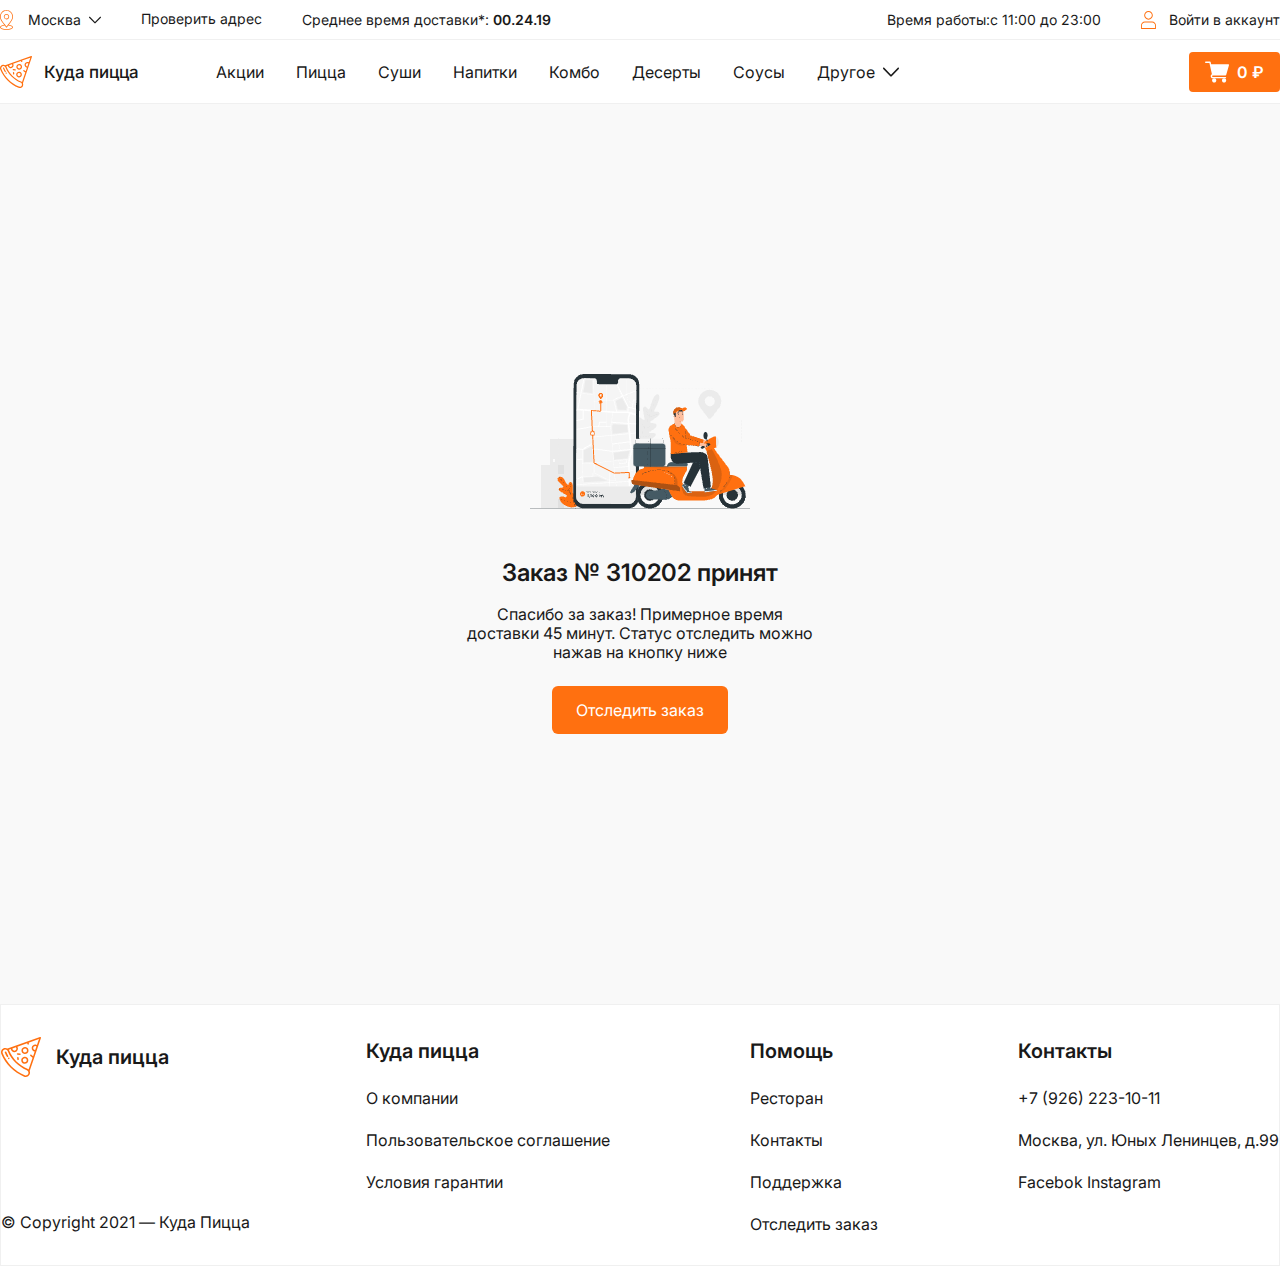
<file: pages/cart 4/index.html>
<!DOCTYPE html>
<html lang="en">

<head>
    <meta charset="UTF-8">
    <meta name="viewport" content="width=device-width, initial-scale=1.0">
    <title>Корзина 4</title>
    <link rel="stylesheet" href="./styles/style.css">
</head>

<body>

    <!-- PAGE -->
    <div class="page">

        <!-- HEADER -->

        <header class="header">

            <div class="header__top">

                <div class="wrapper header__wrapper">

                    <div class="header__top-left-side">

                        <button class="header__top-location">

                            <span class="header__top-location-span">Москва</span>

                            <img src="./assets/icon/icon-arrow-down.svg" alt="icon-arrow-down"
                                class="header__top-location-img">

                        </button>


                        <button class="header__top-address">

                            <span class="header__top-address-span">Проверить адрес</span>

                        </button>

                        <div class="header__top-timer-box">

                            <span class="header__top-timer-text">Среднее время доставки*:</span>
                            <span class="header__top-timer">00.24.19</span>

                        </div>

                    </div>

                    <div class="header__top-right-side">

                        <div class="header__top-info-box">

                            <span class="header__top-info-text">Время работы:</span>
                            <time class="header__top-info-time">с 11:00 до 23:00</time>

                        </div>

                        <button class="header__top-btn">

                            <span class="header__top-btn-text">Войти в аккаунт</span>

                        </button>

                    </div>

                </div>

            </div>

            <!-- header__bottom -->

            <div class="header__bottom">

                <div class="wrapper header__wrapper">

                    <a href="#" class="header__logo-link">

                        <span class="header__logo-text">Куда пицца</span>

                    </a>

                    <nav class="header__bottom-nav">

                        <ul class="header__menu">

                            <li class="header__menu-item">
                                <a href="#" class="header__menu-link">Акции</a>
                            </li>
                            <li class="header__menu-item">
                                <a href="#" class="header__menu-link">Пицца</a>
                            </li>
                            <li class="header__menu-item">
                                <a href="#" class="header__menu-link">Суши</a>
                            </li>
                            <li class="header__menu-item">
                                <a href="#" class="header__menu-link">Напитки</a>
                            </li>
                            <li class="header__menu-item">
                                <a href="#" class="header__menu-link">Комбо</a>
                            </li>
                            <li class="header__menu-item">
                                <a href="#" class="header__menu-link">Десерты</a>
                            </li>
                            <li class="header__menu-item">
                                <a href="#" class="header__menu-link">Соусы</a>
                            </li>
                            <li class="header__menu-item">

                                <a href="#" class="header__menu-link header__menu-link--arrow">Другое</a>

                                <div class="header__submenu-box">

                                    <ul class="header__submenu">

                                        <li class="header__submenu-item">
                                            <a href="#">Акции</a>
                                        </li>
                                        <li class="header__submenu-item">
                                            <a href="#">О компании</a>
                                        </li>
                                        <li class="header__submenu-item">
                                            <a href="#">Пользовательское соглашение</a>
                                        </li>
                                        <li class="header__submenu-item">
                                            <a href="#">Условия гарантии</a>
                                        </li>
                                        <li class="header__submenu-item">
                                            <a href="#">Ресторан</a>
                                        </li>
                                        <li class="header__submenu-item">
                                            <a href="#">Контакты</a>
                                        </li>
                                        <li class="header__submenu-item">
                                            <a href="#">Поддержка</a>
                                        </li>
                                        <li class="header__submenu-item">
                                            <a href="#">Отследить заказ</a>
                                        </li>

                                    </ul>

                                </div>

                            </li>

                        </ul>

                    </nav>

                    <button class="header__card-btn">

                        <div class="header__card-price-box">

                            <span class="header__card-price">0</span>

                            ₽

                        </div>

                    </button>

                </div>

            </div>

        </header>

        <!-- MAIN -->

        <main class="main">

            <div class="wrapper main__wrapper">

                <div class="main__box">

                    <img src="./assets/img/img-delivery.png" alt="img-delivery" class="main__img">

                    <div class="main__order-box">

                        <span class="main__order-text">Заказ №</span>
                        <span class="main__order-number">310202</span>
                        <span class="main__order-text">принят</span>

                    </div>

                    <p class="main__text">Спасибо за заказ!
                        Примерное время доставки 45 минут. Статус отследить можно нажав на кнопку ниже</p>

                    <button class="main__btn">Отследить заказ</button>

                </div>

            </div>

        </main>

        <!-- FOOTER -->

        <footer class="footer">

            <div class="wrapper footer__wrapper">

                <div class="footer__column-about">

                    <a href="#" class="footer__column-logo-link">

                        <span class="footer__column-logo-text">Куда пицца</span>

                    </a>

                    <p class="footer__copyright">© Copyright 2021 — Куда Пицца</p>

                </div>

                <div class="footer__columns">

                    <div class="footer__column">

                        <h3 class="footer__column-heading">Куда пицца</h3>

                        <div class="footer__column-links">

                            <a href="#" class="footer__column-link">О компании</a>

                            <a href="#" class="footer__column-link">Пользовательское соглашение</a>

                            <a href="#" class="footer__column-link">Условия гарантии</a>

                        </div>

                    </div>

                    <div class="footer__column">

                        <h3 class="footer__column-heading">Помощь</h3>

                        <div class="footer__column-links">

                            <a href="#" class="footer__column-link">Ресторан</a>

                            <a href="#" class="footer__column-link">Контакты</a>

                            <a href="#" class="footer__column-link">Поддержка</a>

                            <a href="#" class="footer__column-link">Отследить заказ</a>

                        </div>

                    </div>

                    <div class="footer__column">

                        <h3 class="footer__column-heading">Контакты</h3>

                        <div class="footer__column-links">

                            <a href="#" class="footer__column-link">

                                <span class="footer__column-text">+7 (926) 223-10-11</span>

                            </a>

                            <a href="#" class="footer__column-link">

                                <span class="footer__column-text">Москва, ул. Юных Ленинцев, д.99</span>

                            </a>

                            <div class="footer__column-link-box">

                                <a href="#" class="footer__column-link">

                                    <span class="footer__column-text">Facebok</span>

                                </a>

                                <a href="#" class="footer__column-link">

                                    <span class="footer__column-text">Instagram</span>

                                </a>

                            </div>

                        </div>

                    </div>

                </div>

            </div>

        </footer>

    </div>

    <script src="./scripts/script-popups.js"></script>

</body>

</html>
</file>
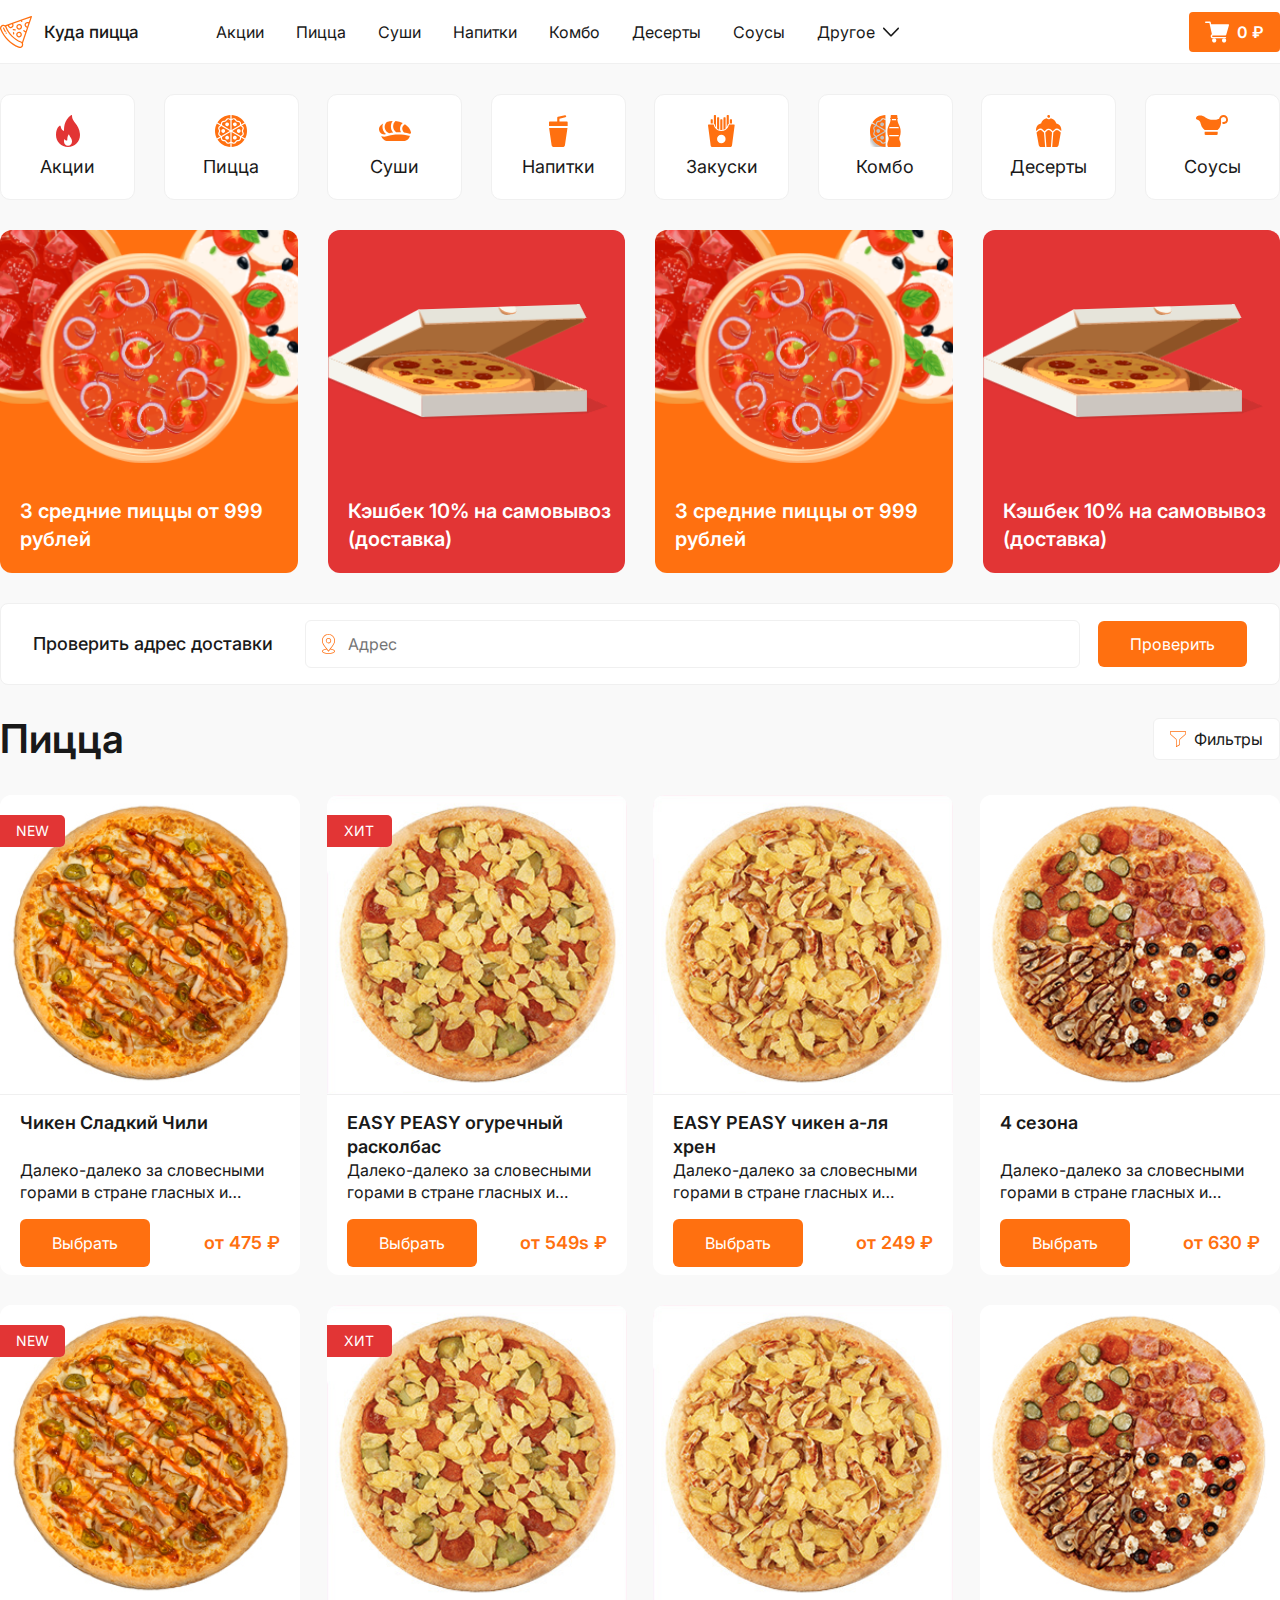
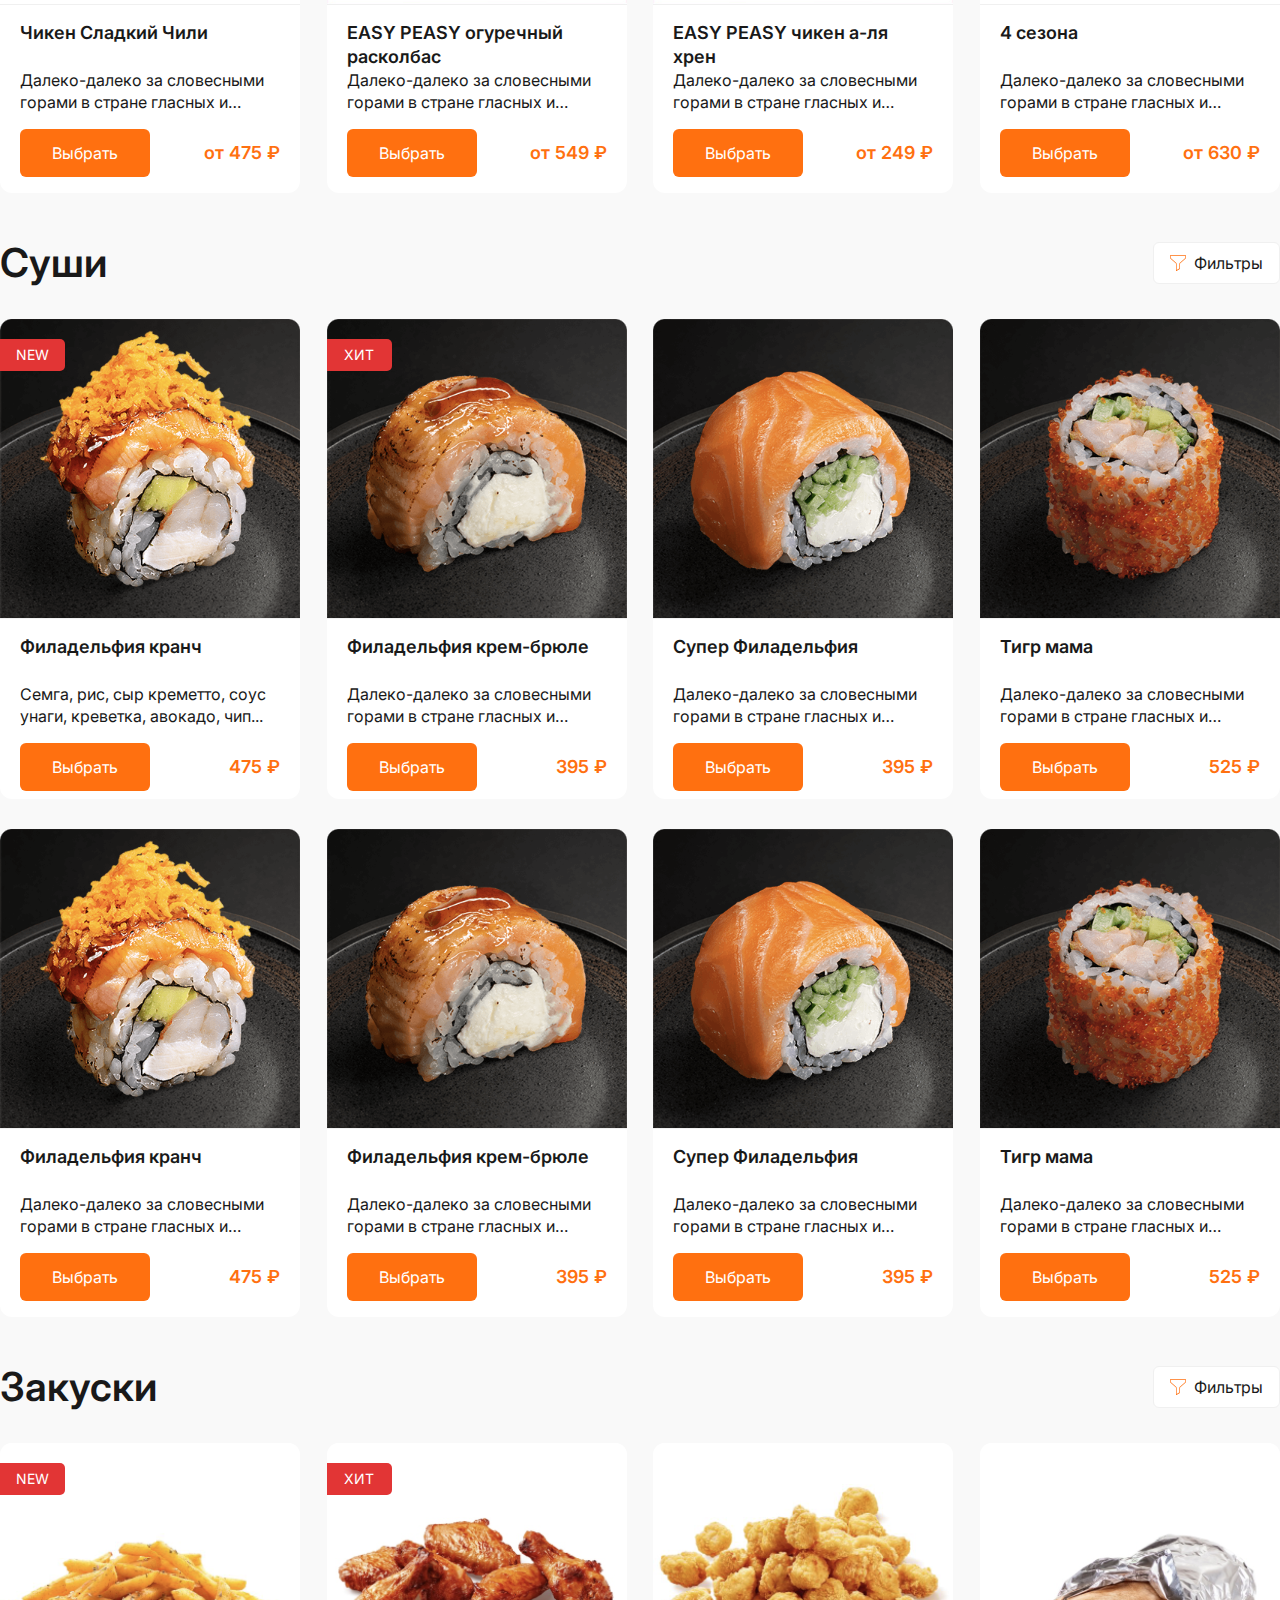
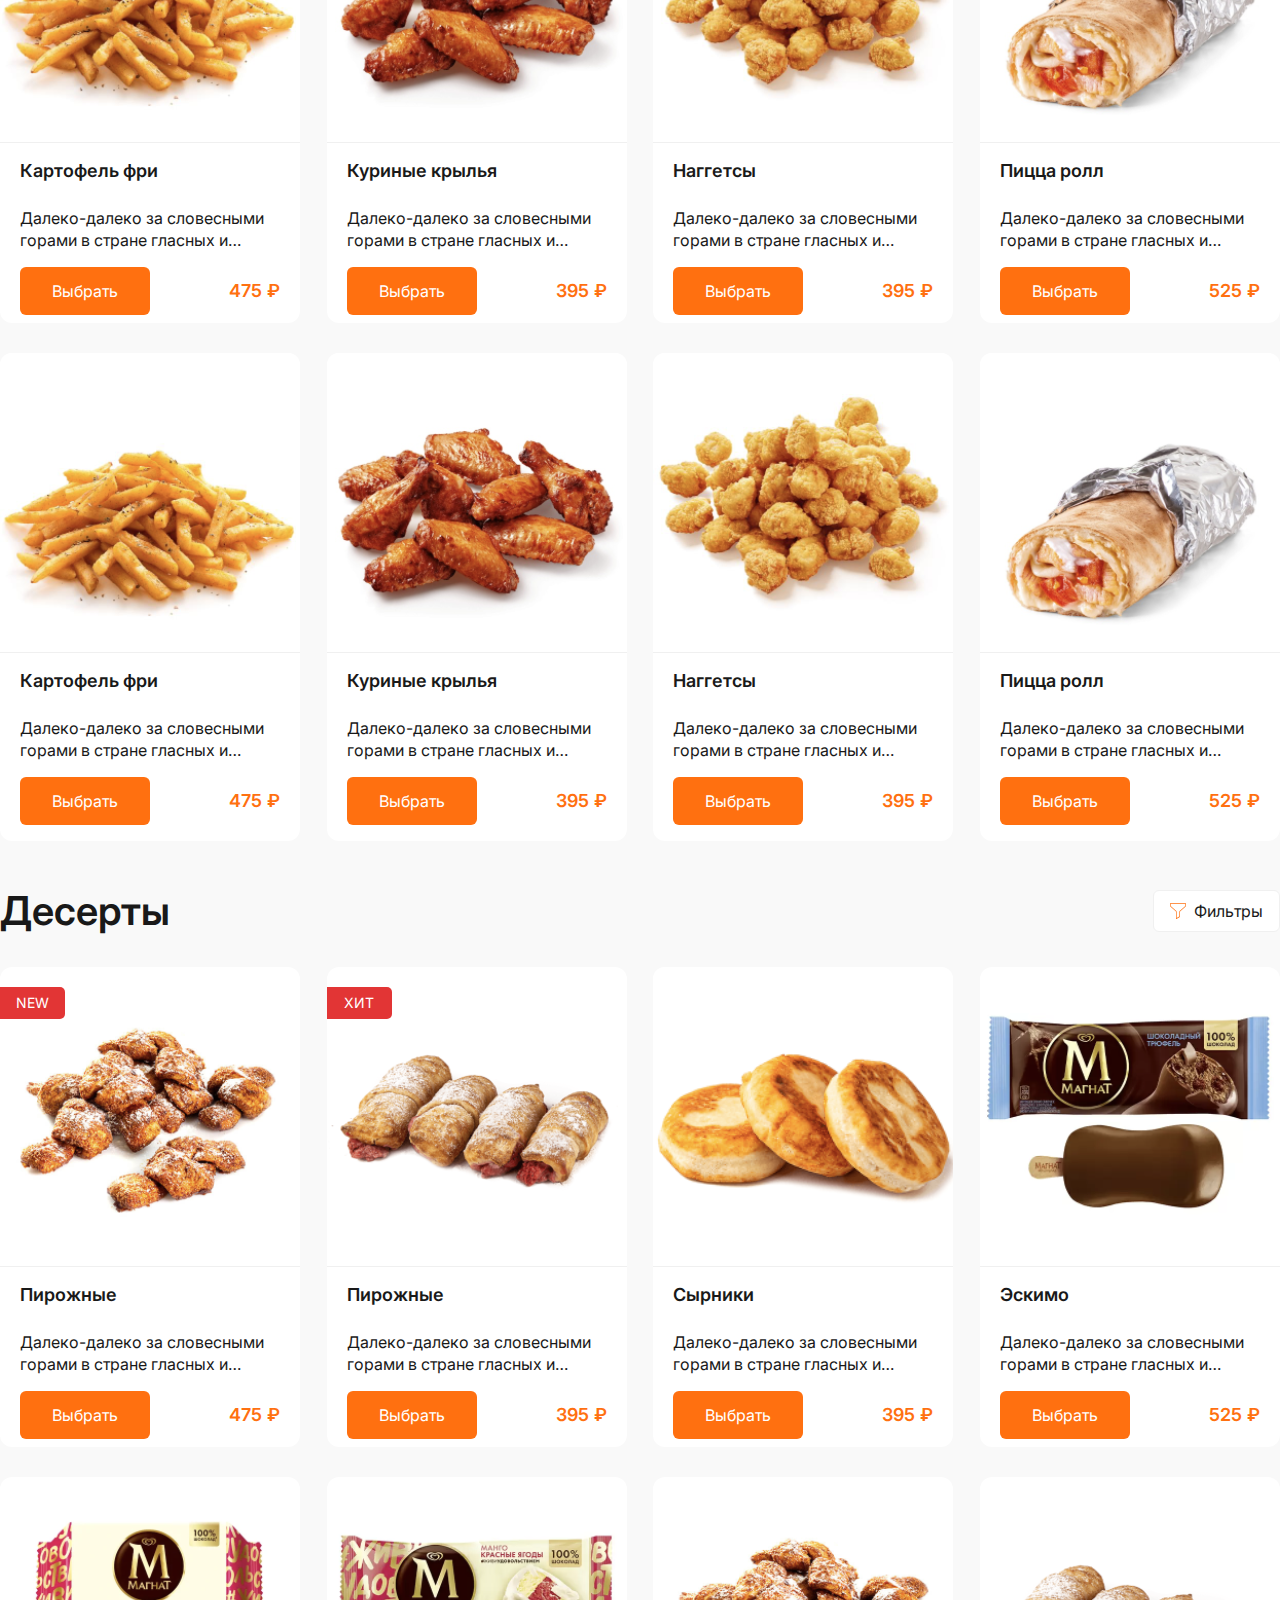
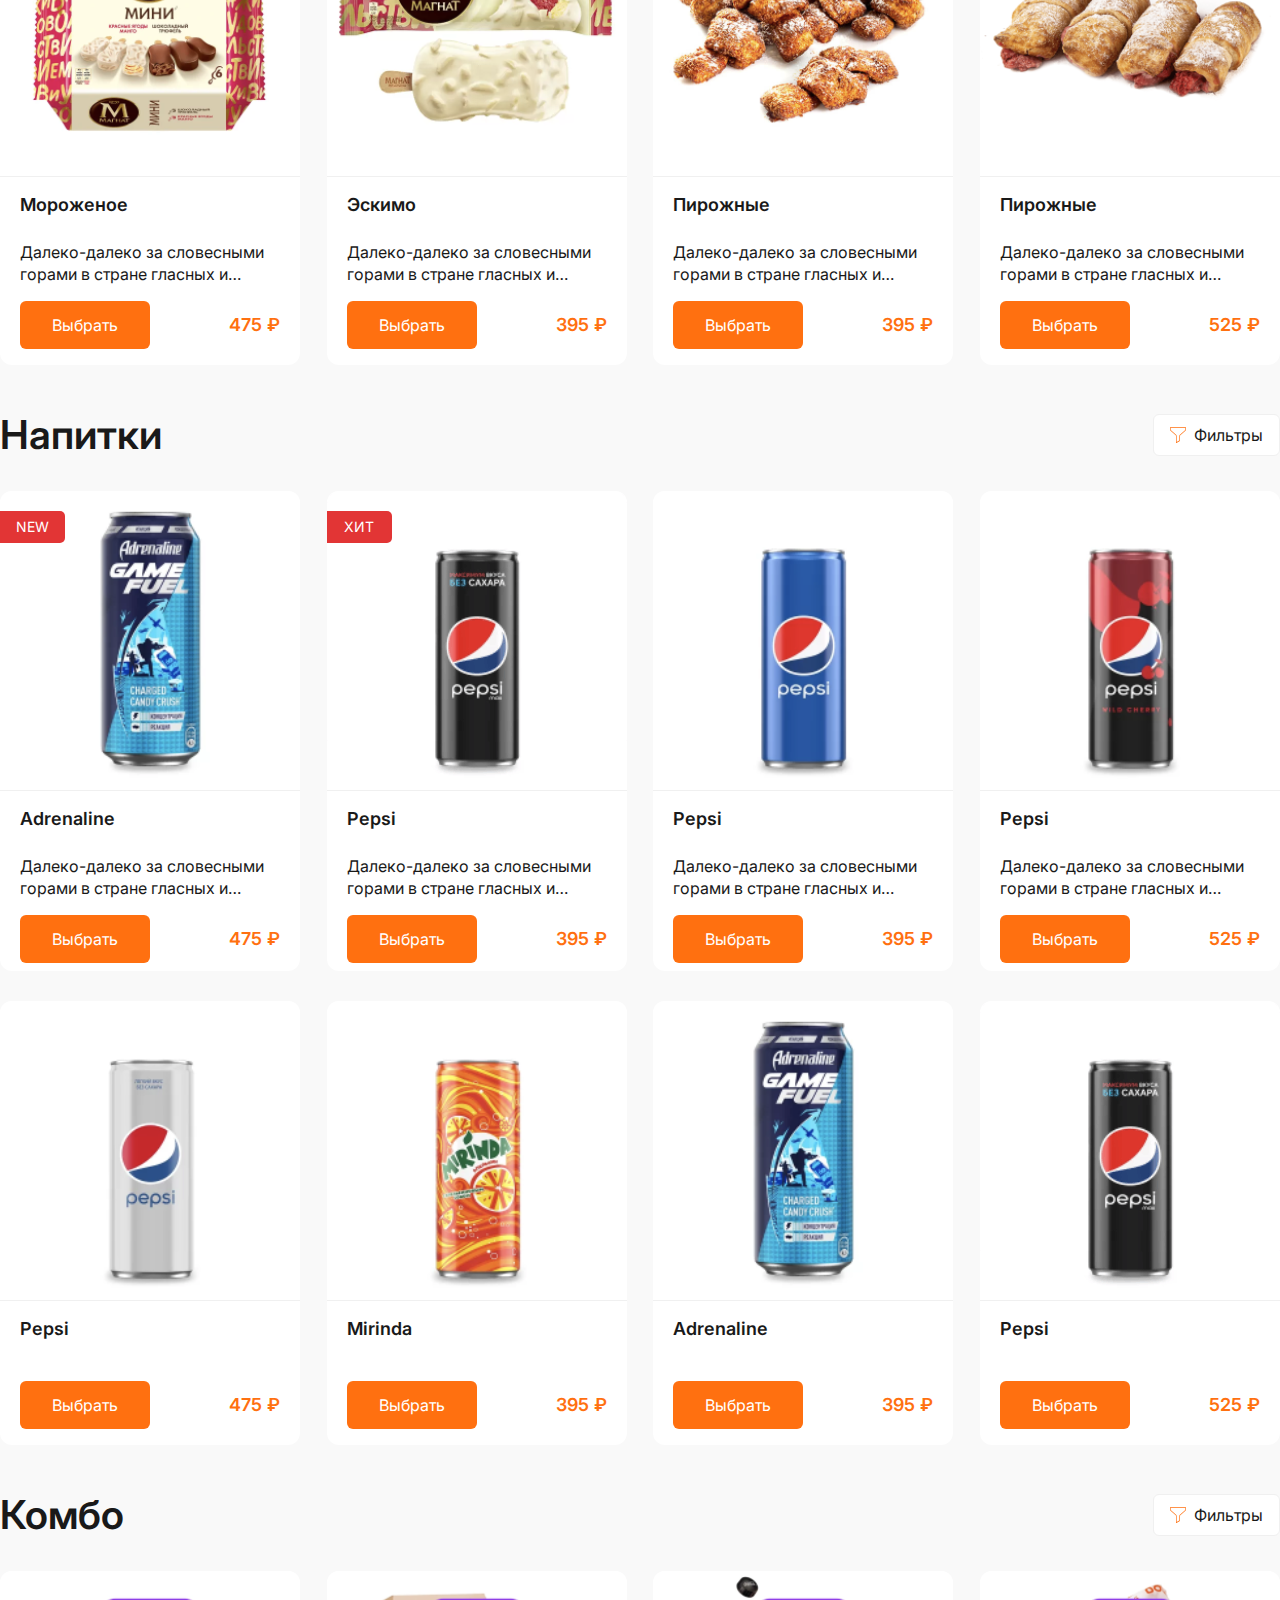
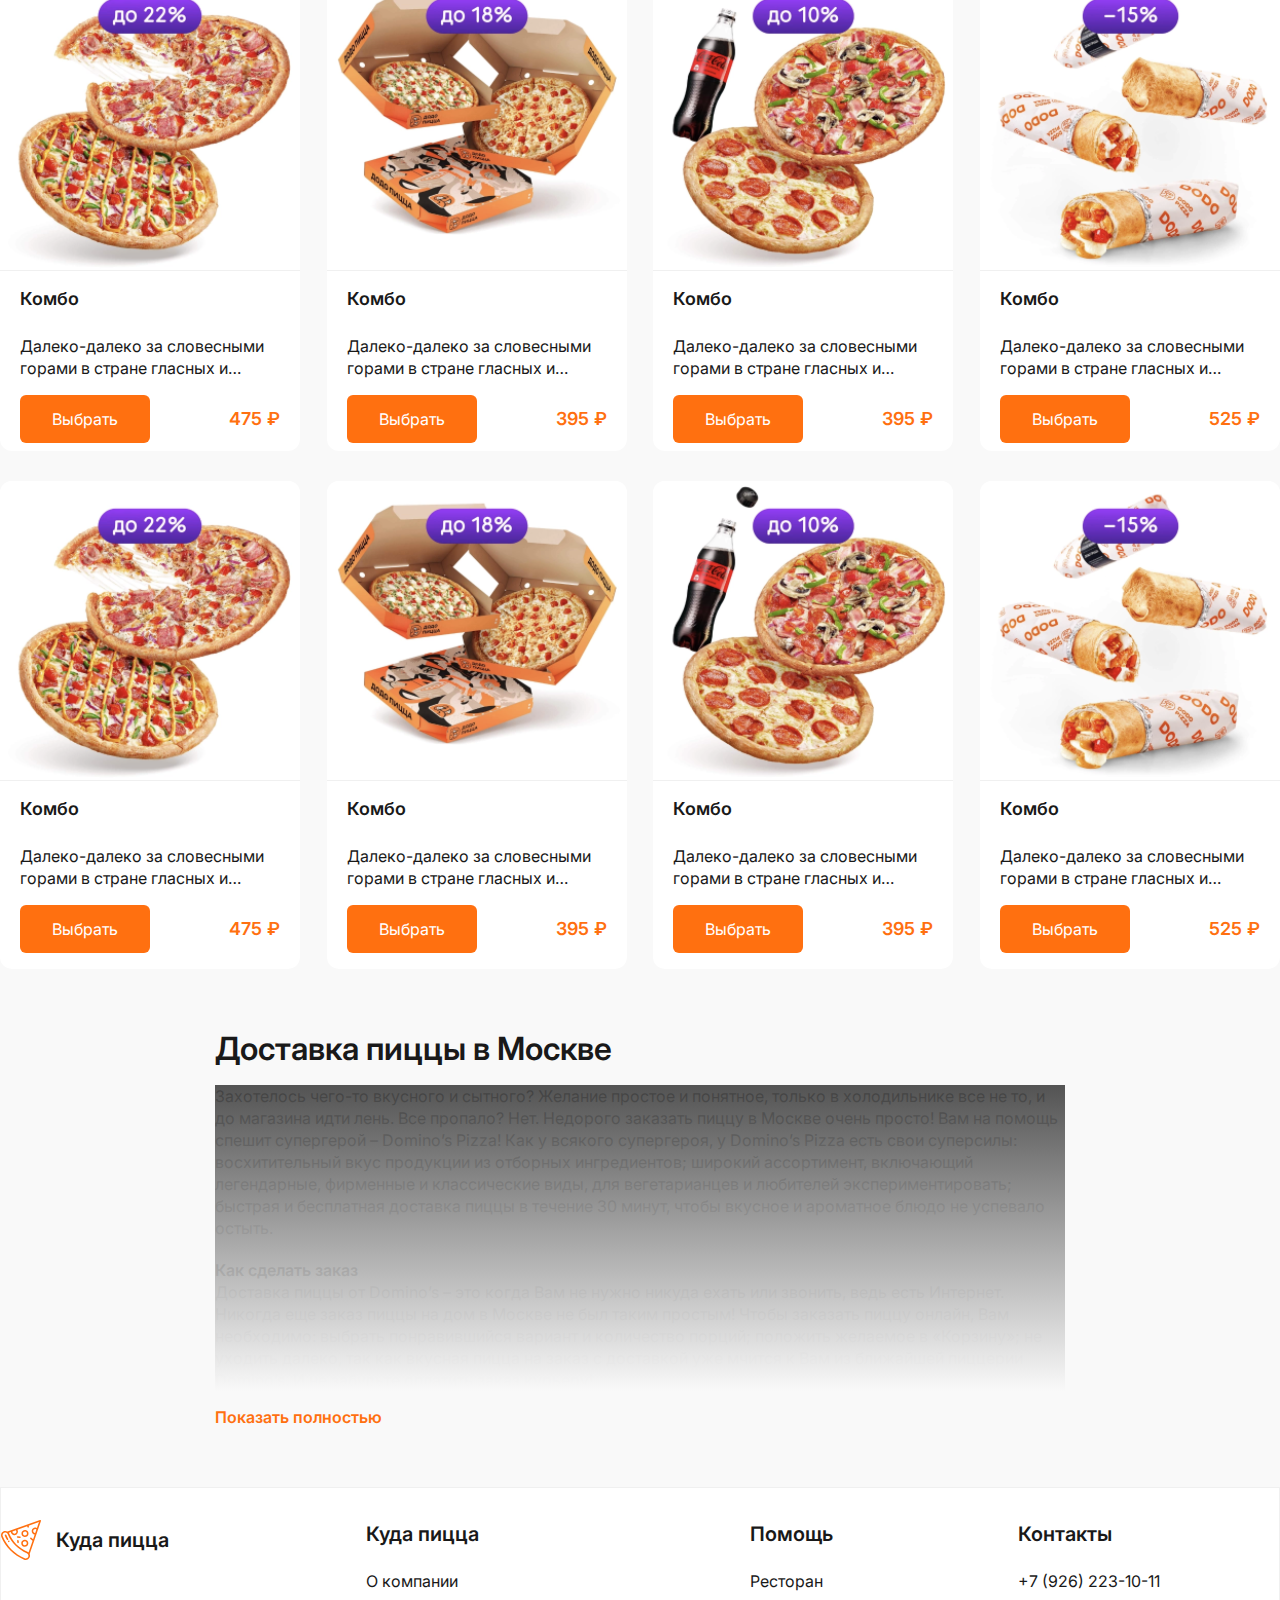
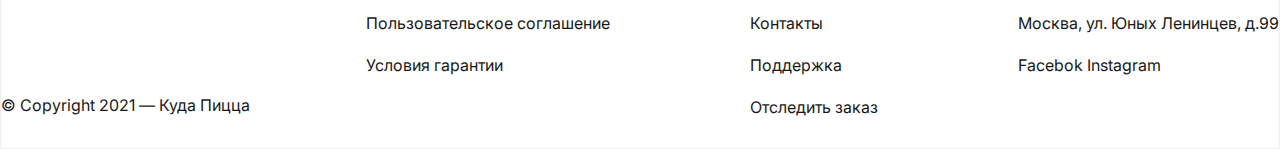
<file: pages/main/index.html>
<!DOCTYPE html>
<html lang="en">

<head>
    <meta charset="UTF-8">
    <meta name="viewport" content="width=device-width, initial-scale=1.0">
    <title>Меню</title>
    <link rel="stylesheet" href="./styles/style.css">
</head>

<body>

    <!-- popup-authorization-first -->

    <div class="popup-authorization-first">

        <div class="popup-authorization-first__window">

            <div class="popup-authorization-first__btn-close">

                <svg width="32.000000" height="32.000000">
                    <use xlink:href="./assets/icon/icon-cross-white.svg#icon-cross-white"></use>
                </svg>

            </div>

            <h1 class="popup-authorization-first__header">Вход в аккаунт</h1>

            <span class="popup-authorization-first__span">Сможете быстро оформлять заказы,
                использовать бонусы</span>

            <form action="" class="popup-authorization-first__form">

                <fieldset class="popup-authorization-first__input-box">

                    <label class="popup-authorization-first__label" for="popup-authorization-first-number">Номер
                        телефона</label>

                    <input id="popup-authorization-first-number" value="+7" type="text"
                        class="popup-authorization-first__input">

                </fieldset>

                <button class="popup-authorization-first__btn">Войти</button>

            </form>

            <p class="popup-authorization-first__description">Продолжая, вы соглашаетесь со сбором и обработкой
                персональных данных и пользовательским соглашением</p>

        </div>

    </div>

    <!-- popup-authorization-second -->

    <div class="popup-authorization-second">

        <div class="popup-authorization-second__window">

            <div class="popup-authorization-second__btn-close">

                <svg width="32.000000" height="32.000000">
                    <use xlink:href="./assets/icon/icon-cross-white.svg#icon-cross-white"></use>
                </svg>

            </div>

            <h1 class="popup-authorization-second__header">Код из смс</h1>

            <div class="popup-authorization-second__number-box">

                <span class="popup-authorization-second__number-span">На номер</span>

                <span class="popup-authorization-second__number">+7 (926) 223-10-11</span>

            </div>

            <fieldset class="popup-authorization-second__fieldset">

                <input maxlength="1" placeholder="X" type="text" class="popup-authorization-second__input">
                <input maxlength="1" placeholder="X" type="text" class="popup-authorization-second__input">
                <input maxlength="1" placeholder="X" type="text" class="popup-authorization-second__input">
                <input maxlength="1" placeholder="X" type="text" class="popup-authorization-second__input">

            </fieldset>

            <button class="popup-authorization-second__button-login">Войти</button>

            <div class="popup-authorization-second__timer-box">

                <span class="popup-authorization-second__timer-span">Отправить код ещё раз через:</span>

                <span class="popup-authorization-second__timer-value">59</span>

                <span class="popup-authorization-second__timer-value-span">секунд</span>

            </div>

        </div>

    </div>

    <!-- popup-authorization-third -->

    <div class="popup-authorization-third">

        <div class="popup-authorization-third__window">

            <div class="popup-authorization-third__btn-close">

                <svg width="32.000000" height="32.000000">
                    <use xlink:href="./assets/icon/icon-cross-white.svg#icon-cross-white"></use>
                </svg>

            </div>

            <h1 class="popup-authorization-third__header">Код из смс</h1>

            <div class="popup-authorization-third__number-box">

                <span class="popup-authorization-third__number-span">На номер</span>

                <span class="popup-authorization-third__number">+7 (926) 223-10-11</span>

            </div>

            <fieldset class="popup-authorization-third__fieldset">

                <input maxlength="1" placeholder="X" type="text" class="popup-authorization-third__input">
                <input maxlength="1" placeholder="X" type="text" class="popup-authorization-third__input">
                <input maxlength="1" placeholder="X" type="text" class="popup-authorization-third__input">
                <input maxlength="1" placeholder="X" type="text" class="popup-authorization-third__input">

            </fieldset>

            <button class="popup-authorization-third__button-login">Войти</button>

            <div class="popup-authorization-third__timer-box">

                <span class="popup-authorization-third__timer-span">Отправить код ещё раз через:</span>

                <button class="popup-authorization-third__timer-btn">Отправить</button>

            </div>

        </div>

    </div>

    <!-- popup-card-product -->

    <div class="popup-card-product ">

        <div class="popup-card-product__window">

            <div class="popup-card-product__new">

                <span class="popup-card-product__new-text">NEW</span>

            </div>

            <div class="popup-card-product__btn-close">

                <svg width="32.000000" height="32.000000">
                    <use xlink:href="./assets/icon/icon-cross-white.svg#icon-cross-white"></use>
                </svg>

            </div>

            <div class="popup-card-product__columns">

                <!-- popup-card-product__column-left -->

                <div class="popup-card-product__column-left">

                    <img src="./assets/img/img-pizza-big.png" alt="img-pizza-big" class="popup-card-product__img">

                </div>

                <!-- popup-card-product__column-right -->

                <form class="popup-card-product__column-right">

                    <fieldset class="popup-card-product__container">

                        <div class="popup-card-product__top">

                            <h1 class="popup-card-product__heading">Пепперони по-деревенски</h1>

                            <button class="popup-card-product__btn-info">
                            </button>

                        </div>

                        <!-- popup-card-product__additives-box -->

                        <fieldset class="popup-card-product__additives-box">

                            <fieldset class="popup-card-product__additives">

                                <label for="additives-mozzarella" class="popup-card-product__additives-lable">

                                    <input checked required id="additives-mozzarella" name="additives-pepperoni-top"
                                        type="radio"
                                        class="popup-card-product__additives-input popup-card-product__additives-input-first">

                                    <div
                                        class="popup-card-product__additives-checkbox popup-card-product__additives-checkbox-first">
                                    </div>

                                </label>

                                <span class="popup-card-product__text">Моцарелла</span>

                            </fieldset>

                            <fieldset class="popup-card-product__additives">

                                <label for="additives-cucumbers-marinated" class="popup-card-product__additives-lable">

                                    <input required id="additives-cucumbers-marinated" name="additives-pepperoni-top"
                                        type="radio"
                                        class="popup-card-product__additives-input popup-card-product__additives-input-second">

                                    <div
                                        class="popup-card-product__additives-checkbox popup-card-product__additives-checkbox-second">
                                    </div>

                                </label>

                                <span class="popup-card-product__text">Огурцы
                                    маринованные</span>

                            </fieldset>

                            <fieldset class="popup-card-product__additives">

                                <label for="additives-pepperoni" class="popup-card-product__additives-lable">

                                    <input required id="additives-pepperoni" name="additives-pepperoni-top" type="radio"
                                        class="popup-card-product__additives-input popup-card-product__additives-input-third">

                                    <div class="popup-card-product__additives-checkbox 
                                        popup-card-product__additives-checkbox-third">
                                    </div>

                                </label>

                                <span class="popup-card-product__text">Пепперони</span>

                            </fieldset>

                            <fieldset class="popup-card-product__additives">

                                <label for="additives-tomato-sauce" class="popup-card-product__additives-lable">

                                    <input required id="additives-tomato-sauce" name="additives-pepperoni-top"
                                        type="radio"
                                        class="popup-card-product__additives-input popup-card-product__additives-input-fourth">

                                    <div
                                        class="popup-card-product__additives-checkbox popup-card-product__additives-checkbox-fourth">
                                    </div>

                                </label>

                                <span class="popup-card-product__text">Томатный соус</span>

                            </fieldset>

                        </fieldset>

                        <!-- popup-card-product__types -->

                        <fieldset class="popup-card-product__types">

                            <fieldset class="popup-card-product__types-item">

                                <label for="type-of-test-traditional" class="popup-card-product__types-lable">

                                    <input checked required id="type-of-test-traditional" name="type-of-test"
                                        type="radio" class="popup-card-product__types-input">

                                    <div class="popup-card-product__types-checkbox">

                                        <span class="popup-card-product__types-text">Традиционное</span>

                                    </div>

                                </label>

                            </fieldset>

                            <fieldset class="popup-card-product__types-item">

                                <label for="type-of-test-thin" class="popup-card-product__types-lable">

                                    <input required id="type-of-test-thin" name="type-of-test" type="radio"
                                        class="popup-card-product__types-input">

                                    <div class="popup-card-product__types-checkbox">

                                        <span class="popup-card-product__types-text">Традиционное</span>

                                    </div>

                                </label>

                            </fieldset>

                        </fieldset>

                        <!-- popup-card-product__size -->

                        <fieldset class="popup-card-product__size">

                            <fieldset class="popup-card-product__size-item">

                                <label for="type-of-size-20-centimeters" class="popup-card-product__size-lable">

                                    <input checked required id="type-of-size-20-centimeters" name="type-of-size"
                                        type="radio" class="popup-card-product__size-input">

                                    <div class="popup-card-product__size-checkbox">

                                        <span class="popup-card-product__size-text">20 см</span>

                                    </div>

                                </label>

                            </fieldset>

                            <fieldset class="popup-card-product__size-item">

                                <label for="type-of-test-28-centimeters" class="popup-card-product__size-lable">

                                    <input required id="type-of-test-28-centimeters" name="type-of-size" type="radio"
                                        class="popup-card-product__size-input">

                                    <div class="popup-card-product__size-checkbox">

                                        <span class="popup-card-product__size-text">28 см</span>

                                    </div>

                                </label>

                            </fieldset>

                            <fieldset class="popup-card-product__size-item">

                                <label for="type-of-size-33-centimeters" class="popup-card-product__size-lable">

                                    <input required id="type-of-size-33-centimeters" name="type-of-size" type="radio"
                                        class="popup-card-product__size-input">

                                    <div class="popup-card-product__size-checkbox">

                                        <span class="popup-card-product__size-text">33 см</span>

                                    </div>

                                </label>

                            </fieldset>

                        </fieldset>

                        <!-- popup-card-product__additives-box -->

                        <h2 class="popup-card-product__subheading">Добавьте в пиццу</h2>

                        <fieldset class="popup-card-product__additives-box">

                            <fieldset class="popup-card-product__additives">

                                <label for="pizza-toppings-mozzarella" class="popup-card-product__additives-lable">

                                    <input checked required id="pizza-toppings-mozzarella" name="pizza-toppings"
                                        type="radio"
                                        class="popup-card-product__additives-input popup-card-product__additives-input-fifth">

                                    <div
                                        class="popup-card-product__additives-checkbox popup-card-product__additives-checkbox-fifth">
                                    </div>

                                </label>

                                <span class="popup-card-product__text">Моцарелла</span>

                            </fieldset>

                            <fieldset class="popup-card-product__additives">

                                <label for="pizza-toppings-champignon" class="popup-card-product__additives-lable">

                                    <input checked required id="pizza-toppings-champignon" name="pizza-toppings"
                                        type="radio"
                                        class="popup-card-product__additives-input popup-card-product__additives-input-sixth">

                                    <div
                                        class="popup-card-product__additives-checkbox popup-card-product__additives-checkbox-sixth">
                                    </div>

                                </label>

                                <span class="popup-card-product__text">Шампиньоны</span>

                            </fieldset>

                            <fieldset class="popup-card-product__additives">

                                <label for="pizza-toppings-red-onion" class="popup-card-product__additives-lable">

                                    <input checked required id="pizza-toppings-red-onion" name="pizza-toppings"
                                        type="radio"
                                        class="popup-card-product__additives-input popup-card-product__additives-input-seventh">

                                    <div
                                        class="popup-card-product__additives-checkbox popup-card-product__additives-checkbox-seventh">
                                    </div>

                                </label>

                                <span class="popup-card-product__text">Красный лук</span>

                            </fieldset>

                            <fieldset class="popup-card-product__additives">

                                <label for="pizza-toppings-bell-pepper" class="popup-card-product__additives-lable">

                                    <input checked required id="pizza-toppings-bell-pepper" name="pizza-toppings"
                                        type="radio"
                                        class="popup-card-product__additives-input popup-card-product__additives-input-eighth">

                                    <div
                                        class="popup-card-product__additives-checkbox popup-card-product__additives-checkbox-eighth">
                                    </div>

                                </label>

                                <span class="popup-card-product__text">Сладкий перец</span>

                            </fieldset>

                        </fieldset>

                        <fieldset class="popup-card-product__bottom">

                            <div class="popup-card-product__bottom-box">

                                <span class="popup-card-product__text">Итого:</span>

                                <span class="popup-card-product__final-price">379</span>

                                ₽

                            </div>

                            <div class="popup-card-product__bottom-weight-box">

                                <span class="popup-card-product__bottom-weight">400</span>

                                г

                            </div>

                            <button class="popup-card-product__bottom-btn">Добавить</button>

                        </fieldset>

                    </fieldset>

                </form>

            </div>

        </div>

    </div>

    <!-- popup-cart -->

    <div class="popup-cart">

        <div class="popup-cart__window">

            <div class="popup-cart__window-conteiner">

                <!-- cart__header -->

                <div class="popup-cart__header">

                    <h4 class="popup-cart__subheading">Ваш заказ</h4>

                    <button class="popup-cart__btn-close">

                        <svg width="24.000000" height="24.000000">
                            <use xlink:href="./assets/icon/icon-cross.svg#icon-cross"></use>
                        </svg>

                    </button>

                </div>

                <!-- popup-cart__body -->

                <div class="popup-cart__body">

                    <div class="popup-cart__body-item">

                        <img src="./assets/img/img-pizza-mini.png" alt="popup-cart-item-img"
                            class="popup-cart__item-img">

                        <div class="popup-cart__item-column">

                            <div class="popup-cart__column-top">

                                <h5 class="popup-cart__name">Чикен Сладкий Чили</h5>

                                <span class="popup-cart__description">Традиционное тесто, 23 см</span>

                            </div>

                            <div class="popup-cart__column-bottom">

                                <span class="popup-cart__counter">

                                    <button class="popup-cart__counter-btn">-</button>

                                    <span class="popup-cart__counter-span">1</span>

                                    <button class="popup-cart__counter-btn">+</button>

                                </span>

                                <div class="popup-cart__price-box">

                                    <span class="popup-cart__price">450</span>

                                    ₽

                                </div>

                            </div>

                        </div>

                    </div>

                    <div class="popup-cart__body-item">

                        <img src="./assets/img/img-pizza-mini.png" alt="popup-cart-item-img"
                            class="popup-cart__item-img">

                        <div class="popup-cart__item-column">

                            <div class="popup-cart__column-top">

                                <h5 class="popup-cart__name">Чикен Сладкий Чили</h5>

                                <span class="popup-cart__description">Традиционное тесто, 23 см</span>

                            </div>

                            <div class="popup-cart__column-bottom">

                                <span class="popup-cart__counter">

                                    <button class="popup-cart__counter-btn">-</button>

                                    <span class="popup-cart__counter-span">1</span>

                                    <button class="popup-cart__counter-btn">+</button>

                                </span>

                                <div class="popup-cart__price-box">

                                    <span class="popup-cart__price">450</span>

                                    ₽

                                </div>

                            </div>

                        </div>

                    </div>

                    <div class="popup-cart__body-item">

                        <img src="./assets/img/img-pizza-mini.png" alt="popup-cart-item-img"
                            class="popup-cart__item-img">

                        <div class="popup-cart__item-column">

                            <div class="popup-cart__column-top">

                                <h5 class="popup-cart__name">Чикен Сладкий Чили</h5>

                                <span class="popup-cart__description">Традиционное тесто, 23 см</span>

                            </div>

                            <div class="popup-cart__column-bottom">

                                <span class="popup-cart__counter">

                                    <button class="popup-cart__counter-btn">-</button>

                                    <span class="popup-cart__counter-span">1</span>

                                    <button class="popup-cart__counter-btn">+</button>

                                </span>

                                <div class="popup-cart__price-box">

                                    <span class="popup-cart__price">450</span>

                                    ₽

                                </div>

                            </div>

                        </div>

                    </div>

                </div>

            </div>

            <!--popup-cart__footer -->

            <div class="popup-cart__footer">

                <div class="popup-cart__footer-box">

                    <div class="popup-cart__footer-price-box">

                        <span class="popup-cart__footer-price-text">Итого:</span>

                        <span class="popup-cart__footer-price">1250</span>

                        ₽

                    </div>

                    <button type="submit" class="popup-cart__btn popup-cart__btn--submit">

                        <span>Оформить заказ</span>

                    </button>

                </div>

            </div>

        </div>

    </div>

    <!-- popup-filters -->

    <form class="popup-filters">

        <div class="popup-filters__window">

            <div class="popup-filters__conteiner">

                <!-- popup-filters__header -->

                <div class="popup-filters__header">

                    <h4 class="popup-filters__subheading">Фильтр</h4>

                    <button class="popup-filters__close">

                        <svg width="24.000000" height="24.000000">
                            <use xlink:href="./assets/icon/icon-cross.svg#icon-cross"></use>
                        </svg>

                    </button>

                </div>

                <!-- popup-filters__body -->

                <div class="popup-filters__body">

                    <!-- popup-filters__section -->

                    <div class="popup-filters__section">

                        <h5 class="popup-filters__body-subheading">Общее</h5>

                        <!-- popup-filters__items -->

                        <fieldset class="popup-filters__items popup-filters__items--first">

                            <!-- popup-filters__item -->

                            <fieldset class="popup-filters__item">

                                <label class="popup-filters__label" for="general-hit">

                                    <input checked required value="general-hit" class="popup-filters__input"
                                        type="radio" name="additive" id="general-hit">

                                    <div class="popup-filters__checkbox">

                                        <span class="popup-filters__text">Хит</span>

                                    </div>

                                </label>

                            </fieldset>

                            <fieldset class="popup-filters__item">

                                <label class="popup-filters__label" for="general-novelty">

                                    <input required value="general-novelty" class="popup-filters__input" type="radio"
                                        name="additive" id="general-novelty">

                                    <div class="popup-filters__checkbox">

                                        <span class="popup-filters__text">Новинка</span>

                                    </div>

                                </label>

                            </fieldset>

                            <fieldset class="popup-filters__item">

                                <label class="popup-filters__label" for="general-with-meat">

                                    <input required value="general-with-meat" class="popup-filters__input" type="radio"
                                        name="additive" id="general-with-meat">

                                    <div class="popup-filters__checkbox">

                                        <span class="popup-filters__text">С мясом</span>

                                    </div>

                                </label>

                            </fieldset>

                            <fieldset class="popup-filters__item">

                                <label class="popup-filters__label" for="general-vegetarian">

                                    <input required value="general-vegetarian" class="popup-filters__input" type="radio"
                                        name="additive" id="general-vegetarian">

                                    <div class="popup-filters__checkbox">

                                        <span class="popup-filters__text">Вегетарианская</span>

                                    </div>

                                </label>

                            </fieldset>

                            <fieldset class="popup-filters__item">

                                <label class="popup-filters__label" for="general-with-chiken">

                                    <input required value="general-with-chiken" class="popup-filters__input"
                                        type="radio" name="additive" id="general-with-chiken">

                                    <div class="popup-filters__checkbox">

                                        <span class="popup-filters__text">С курицей</span>

                                    </div>

                                </label>

                            </fieldset>

                            <fieldset class="popup-filters__item">

                                <label class="popup-filters__label" for="general-new">

                                    <input required value="general-new" class="popup-filters__input" type="radio"
                                        name="additive" id="general-new">

                                    <div class="popup-filters__checkbox">

                                        <span class="popup-filters__text">Без лука</span>

                                    </div>

                                </label>

                            </fieldset>

                            <fieldset class="popup-filters__item">

                                <label class="popup-filters__label" for="general-with-mushrooms">

                                    <input required value="general-with-mushrooms" class="popup-filters__input"
                                        type="radio" name="additive" id="general-with-mushrooms">

                                    <div class="popup-filters__checkbox">

                                        <span class="popup-filters__text">С грибами</span>

                                    </div>

                                </label>

                            </fieldset>

                            <fieldset class="popup-filters__item">

                                <label class="popup-filters__label" for="general-with-seafood">

                                    <input required value="general-with-seafood" class="popup-filters__input"
                                        type="radio" name="additive" id="general-with-seafood">

                                    <div class="popup-filters__checkbox">

                                        <span class="popup-filters__text">С морепродуктами</span>

                                    </div>

                                </label>

                            </fieldset>

                            <fieldset class="popup-filters__item">

                                <label class="popup-filters__label" for="general-barbecue">

                                    <input required value="general-barbecue" class="popup-filters__input" type="radio"
                                        name="additive" id="general-barbecue">

                                    <div class="popup-filters__checkbox">

                                        <span class="popup-filters__text">Барбекью</span>

                                    </div>

                                </label>

                            </fieldset>

                        </fieldset>

                    </div>

                    <div class="popup-filters__section">

                        <h5 class="popup-filters__body-subheading">Сыр</h5>

                        <!-- popup-filters__items -->

                        <div class="popup-filters__items popup-filters__items--second">

                            <!-- popup-filters__item -->

                            <fieldset class="popup-filters__item">

                                <label class="popup-filters__label" for="cheese-reggianito">

                                    <input required value="cheese-reggianito" class="popup-filters__input" type="radio"
                                        name="additive" id="cheese-reggianito">

                                    <div class="popup-filters__checkbox">

                                        <span class="popup-filters__text">Реджанито</span>

                                    </div>

                                </label>

                            </fieldset>

                            <fieldset class="popup-filters__item">

                                <label class="popup-filters__label" for="cheese-mozzarella">

                                    <input required value="cheese-mozzarella" class="popup-filters__input" type="radio"
                                        name="additive" id="cheese-mozzarella">

                                    <div class="popup-filters__checkbox">

                                        <span class="popup-filters__text">Моцарелла</span>

                                    </div>

                                </label>

                            </fieldset>

                            <fieldset class="popup-filters__item">

                                <label class="popup-filters__label" for="cheese-cheddar">

                                    <input required value="cheese-cheddar" class="popup-filters__input" type="radio"
                                        name="additive" id="cheese-cheddar">

                                    <div class="popup-filters__checkbox">

                                        <span class="popup-filters__text">Чеддер</span>

                                    </div>

                                </label>

                            </fieldset>

                            <fieldset class="popup-filters__item">

                                <label class="popup-filters__label" for="cheese-with-blue-mold">

                                    <input required value="cheese-with-blue-mold" class="popup-filters__input"
                                        type="radio" name="additive" id="cheese-with-blue-mold">

                                    <div class="popup-filters__checkbox">

                                        <span class="popup-filters__text">С голубой плесенью</span>

                                    </div>

                                </label>

                            </fieldset>

                            <fieldset class="popup-filters__item">

                                <label class="popup-filters__label" for="cheese-mix-of-italian-cheeses">

                                    <input required value="cheese-mix-of-italian-cheeses" class="popup-filters__input"
                                        type="radio" name="additive" id="cheese-mix-of-italian-cheeses">

                                    <div class="popup-filters__checkbox">

                                        <span class="popup-filters__text">Смесь итальянских сыров</span>

                                    </div>

                                </label>

                            </fieldset>

                            <fieldset class="popup-filters__item">

                                <label class="popup-filters__label" for="cheese-soft-young-cheese">

                                    <input required value="cheese-soft-young-cheese" class="popup-filters__input"
                                        type="radio" name="additive" id="cheese-soft-young-cheese">

                                    <div class="popup-filters__checkbox">

                                        <span class="popup-filters__text">Мягкий молодой сыр</span>

                                    </div>

                                </label>

                            </fieldset>

                        </div>

                    </div>

                    <div class="popup-filters__section">

                        <h5 class="popup-filters__body-subheading">Мясо</h5>

                        <!-- popup-filters__items -->

                        <div class="popup-filters__items popup-filters__items--third">

                            <!-- popup-filters__item -->

                            <fieldset class="popup-filters__item">

                                <label class="popup-filters__label" for="meat-pepperoni">

                                    <input required value="meat-pepperoni" class="popup-filters__input" type="radio"
                                        name="additive" id="meat-pepperoni">

                                    <div class="popup-filters__checkbox">

                                        <span class="popup-filters__text">Пепперони</span>

                                    </div>

                                </label>

                            </fieldset>

                            <fieldset class="popup-filters__item">

                                <label class="popup-filters__label" for="meat-pork">

                                    <input required value="meat-pork" class="popup-filters__input" type="radio"
                                        name="additive" id="meat-pork">

                                    <div class="popup-filters__checkbox">

                                        <span class="popup-filters__text">Свинина</span>

                                    </div>

                                </label>

                            </fieldset>

                            <fieldset class="popup-filters__item">

                                <label class="popup-filters__label" for="meat-ham">

                                    <input required value="meat-ham" class="popup-filters__input" type="radio"
                                        name="additive" id="meat-ham">

                                    <div class="popup-filters__checkbox">

                                        <span class="popup-filters__text">Ветчина</span>

                                    </div>

                                </label>

                            </fieldset>

                            <fieldset class="popup-filters__item">

                                <label class="popup-filters__label" for="meat-bacon">

                                    <input required value="meat-bacon" class="popup-filters__input" type="radio"
                                        name="additive" id="meat-bacon">

                                    <div class="popup-filters__checkbox">

                                        <span class="popup-filters__text">Бекон</span>

                                    </div>

                                </label>

                            </fieldset>

                            <fieldset class="popup-filters__item">

                                <label class="popup-filters__label" for="meat-beef">

                                    <input required value="meat-beef" class="popup-filters__input" type="radio"
                                        name="additive" id="meat-beef">

                                    <div class="popup-filters__checkbox">

                                        <span class="popup-filters__text">Говядина</span>

                                    </div>

                                </label>

                            </fieldset>

                            <fieldset class="popup-filters__item">

                                <label class="popup-filters__label" for="meat-chorizo">

                                    <input required value="meat-chorizo" class="popup-filters__input" type="radio"
                                        name="additive" id="meat-chorizo">

                                    <div class="popup-filters__checkbox">

                                        <span class="popup-filters__text">Чоризо</span>

                                    </div>

                                </label>

                            </fieldset>

                            <fieldset class="popup-filters__item">

                                <label class="popup-filters__label" for="meat-sausages">

                                    <input required value="meat-sausages" class="popup-filters__input" type="radio"
                                        name="additive" id="meat-sausages">

                                    <div class="popup-filters__checkbox">

                                        <span class="popup-filters__text">Колбаски</span>

                                    </div>

                                </label>

                            </fieldset>

                            <fieldset class="popup-filters__item">

                                <label class="popup-filters__label" for="meat-chicken-breast">

                                    <input required value="meat-chicken-breast" class="popup-filters__input"
                                        type="radio" name="additive" id="meat-chicken-breast">

                                    <div class="popup-filters__checkbox">

                                        <span class="popup-filters__text">Куриная грудка</span>

                                    </div>

                                </label>

                            </fieldset>

                        </div>

                    </div>

                    <div class="popup-filters__section">

                        <h5 class="popup-filters__body-subheading">Компонент</h5>

                        <!-- popup-filters__items -->

                        <div class="popup-filters__items popup-filters__items--fourth">

                            <!-- popup-filters__item -->

                            <fieldset class="popup-filters__item">

                                <label class="popup-filters__label" for="component-shrimp">

                                    <input required value="component-shrimp" class="popup-filters__input"
                                        type="checkbox" name="additive" id="component-shrimp">

                                    <div class="popup-filters__checkbox">

                                        <span class="popup-filters__text">Креветка</span>

                                    </div>

                                </label>

                            </fieldset>

                            <fieldset class="popup-filters__item">

                                <label class="popup-filters__label" for="component-pineapples">

                                    <input required value="component-pineapples" class="popup-filters__input"
                                        type="checkbox" name="additive" id="component-pineapples">

                                    <div class="popup-filters__checkbox">

                                        <span class="popup-filters__text">Ананасы</span>

                                    </div>

                                </label>

                            </fieldset>

                            <fieldset class="popup-filters__item">

                                <label class="popup-filters__label" for="component-champignon">

                                    <input required value="component-champignon" class="popup-filters__input"
                                        type="checkbox" name="additive" id="component-champignon">

                                    <div class="popup-filters__checkbox">

                                        <span class="popup-filters__text">Шампиньоны</span>

                                    </div>

                                </label>

                            </fieldset>

                            <fieldset class="popup-filters__item">

                                <label class="popup-filters__label" for="component-onion">

                                    <input required value="component-onion" class="popup-filters__input" type="checkbox"
                                        name="additive" id="component-onion">

                                    <div class="popup-filters__checkbox">

                                        <span class="popup-filters__text">Лук</span>

                                    </div>

                                </label>

                            </fieldset>

                            <fieldset class="popup-filters__item">

                                <label class="popup-filters__label" for="component-jalapeno-pepper">

                                    <input required value="component-jalapeno-pepper" class="popup-filters__input"
                                        type="checkbox" name="additive" id="component-jalapeno-pepper">

                                    <div class="popup-filters__checkbox">

                                        <span class="popup-filters__text">Перец халапеньо</span>

                                    </div>

                                </label>

                            </fieldset>

                            <fieldset class="popup-filters__item">

                                <label class="popup-filters__label" for="component-oregano">

                                    <input required value="component-oregano" class="popup-filters__input"
                                        type="checkbox" name="additive" id="component-oregano">

                                    <div class="popup-filters__checkbox">

                                        <span class="popup-filters__text">Орегано</span>

                                    </div>

                                </label>

                            </fieldset>

                            <fieldset class="popup-filters__item">

                                <label class="popup-filters__label" for="component-green-pepper">

                                    <input required value="component-green-pepper" class="popup-filters__input"
                                        type="checkbox" name="additive" id="component-green-pepper">

                                    <div class="popup-filters__checkbox">

                                        <span class="popup-filters__text">Зеленый перец</span>

                                    </div>

                                </label>

                            </fieldset>

                            <fieldset class="popup-filters__item">

                                <label class="popup-filters__label" for="component-tomatoes">

                                    <input required value="component-tomatoes" class="popup-filters__input"
                                        type="checkbox" name="additive" id="component-tomatoes">

                                    <div class="popup-filters__checkbox">

                                        <span class="popup-filters__text">Томаты</span>

                                    </div>

                                </label>

                            </fieldset>

                            <fieldset class="popup-filters__item">

                                <label class="popup-filters__label" for="component-garlic">

                                    <input required value="component-garlic" class="popup-filters__input"
                                        type="checkbox" name="additive" id="component-garlic">

                                    <div class="popup-filters__checkbox">

                                        <span class="popup-filters__text">Чеснок</span>

                                    </div>

                                </label>

                            </fieldset>

                            <fieldset class="popup-filters__item">

                                <label class="popup-filters__label" for="component-red-pepper">

                                    <input required value="component-red-pepper" class="popup-filters__input"
                                        type="checkbox" name="additive" id="component-red-pepper">

                                    <div class="popup-filters__checkbox">

                                        <span class="popup-filters__text">Красный перец</span>

                                    </div>

                                </label>

                            </fieldset>

                            <fieldset class="popup-filters__item">

                                <label class="popup-filters__label" for="component-olives">

                                    <input required value="component-olives" class="popup-filters__input"
                                        type="checkbox" name="additive" id="component-olives">

                                    <div class="popup-filters__checkbox">

                                        <span class="popup-filters__text">Оливки</span>

                                    </div>

                                </label>

                            </fieldset>

                            <fieldset class="popup-filters__item">

                                <label class="popup-filters__label" for="component-black-olives">

                                    <input required value="component-black-olives" class="popup-filters__input"
                                        type="checkbox" name="additive" id="component-black-olives">

                                    <div class="popup-filters__checkbox">

                                        <span class="popup-filters__text">Маслины</span>

                                    </div>

                                </label>

                            </fieldset>

                            <fieldset class="popup-filters__item">

                                <label class="popup-filters__label" for="component-strawberry">

                                    <input required value="component-strawberry" class="popup-filters__input"
                                        type="checkbox" name="additive" id="component-strawberry">

                                    <div class="popup-filters__checkbox">

                                        <span class="popup-filters__text">Клубника</span>

                                    </div>

                                </label>

                            </fieldset>

                            <fieldset class="popup-filters__item">

                                <label class="popup-filters__label" for="component-italian-herb-blend">

                                    <input required value="component-italian-herb-blend" class="popup-filters__input"
                                        type="checkbox" name="additive" id="component-italian-herb-blend">

                                    <div class="popup-filters__checkbox">

                                        <span class="popup-filters__text">Смесь итальянских трав</span>

                                    </div>

                                </label>

                            </fieldset>


                        </div>

                    </div>

                </div>

            </div>

            <!--popup-filters__footer -->

            <div class="popup-filters__footer">

                <div class="popup-filters__footer-box">

                    <button type="reset" class="popup-filters__btn popup-filters__btn--reset">
                        <span>Сбросить</span>
                    </button>

                    <button type="submit" class="popup-filters__btn popup-filters__btn--submit
                    ">
                        <span>Применить</span>
                    </button>

                </div>

            </div>

        </div>

    </form>

    <!-- PAGE -->
    <div class="page">

        <!-- HEADER -->

        <header class="header">

            <!-- header__bottom -->

            <div class="header__bottom">

                <div class="wrapper header__wrapper">

                    <a href="#" class="header__logo-link">

                        <span class="header__logo-text">Куда пицца</span>

                    </a>

                    <nav class="header__bottom-nav">

                        <ul class="header__menu">

                            <li class="header__menu-item">
                                <a href="#" class="header__menu-link">Акции</a>
                            </li>
                            <li class="header__menu-item">
                                <a href="#" class="header__menu-link">Пицца</a>
                            </li>
                            <li class="header__menu-item">
                                <a href="#" class="header__menu-link">Суши</a>
                            </li>
                            <li class="header__menu-item">
                                <a href="#" class="header__menu-link">Напитки</a>
                            </li>
                            <li class="header__menu-item">
                                <a href="#" class="header__menu-link">Комбо</a>
                            </li>
                            <li class="header__menu-item">
                                <a href="#" class="header__menu-link">Десерты</a>
                            </li>
                            <li class="header__menu-item">
                                <a href="#" class="header__menu-link">Соусы</a>
                            </li>
                            <li class="header__menu-item">

                                <a href="#" class="header__menu-link header__menu-link--arrow">Другое</a>

                                <div class="header__submenu-box">

                                    <ul class="header__submenu">

                                        <li class="header__submenu-item">
                                            <a href="#">Акции</a>
                                        </li>
                                        <li class="header__submenu-item">
                                            <a href="#">О компании</a>
                                        </li>
                                        <li class="header__submenu-item">
                                            <a href="#">Пользовательское соглашение</a>
                                        </li>
                                        <li class="header__submenu-item">
                                            <a href="#">Условия гарантии</a>
                                        </li>
                                        <li class="header__submenu-item">
                                            <a href="#">Ресторан</a>
                                        </li>
                                        <li class="header__submenu-item">
                                            <a href="#">Контакты</a>
                                        </li>
                                        <li class="header__submenu-item">
                                            <a href="#">Поддержка</a>
                                        </li>
                                        <li class="header__submenu-item">
                                            <a href="#">Отследить заказ</a>
                                        </li>

                                    </ul>

                                </div>

                            </li>

                        </ul>

                    </nav>

                    <button class="header__card-btn">

                        <div class="header__card-price-box">

                            <span class="header__card-price">0</span>

                            ₽

                        </div>

                    </button>

                </div>

            </div>

        </header>

        <!-- MAIN -->

        <main class="main">

            <!-- FILTERS -->

            <section class="filters">

                <div class="wrapper header__wrapper">

                    <div class="filters__cards">

                        <a class="filters__card">

                            <svg width="24.000000" height="32.000000">
                                <use xlink:href="./assets/icon/icon-fire.svg#icon-fire"></use>
                            </svg>

                            <span class="filters__card-text">Акции</span>

                        </a>

                        <a class="filters__card">

                            <svg width="32.000000" height="32.000000">
                                <use xlink:href=" ./assets/icon/icon-pizza.svg#icon-pizza"></use>
                            </svg>

                            <span class="filters__card-text">Пицца</span>


                        </a>

                        <a class="filters__card">

                            <svg width="32.000000" height="32.000000">
                                <use xlink:href=" ./assets/icon/icon-sushi.svg#icon-sushi"></use>
                            </svg>

                            <span class="filters__card-text">Суши</span>

                        </a>

                        <a class="filters__card">

                            <svg width="18.666687" height="32.000000">
                                <use xlink:href=" ./assets/icon/icon-cup.svg#icon-cup"></use>
                            </svg>

                            <span class="filters__card-text">Напитки</span>


                        </a>

                        <a class="filters__card">

                            <svg width="26.666382" height="32.000000">
                                <use xlink:href=" ./assets/icon/icon-free.svg#icon-free"></use>
                            </svg>

                            <span class="filters__card-text">Закуски</span>


                        </a>

                        <a class="filters__card">

                            <svg width="30.666626" height="32.000000">
                                <use xlink:href="./assets/icon/icon-foods.svg#icon-foods"></use>
                            </svg>

                            <span class="filters__card-text">Комбо</span>


                        </a>

                        <a class="filters__card">

                            <svg width="25.333374" height="32.000000">
                                <use xlink:href="./assets/icon/icon-cake.svg#icon-cake"></use>
                            </svg>
                            <span class="filters__card-text">Десерты</span>

                        </a>

                        <a class="filters__card">

                            <svg width="32.000000" height="20.000000">
                                <use xlink:href="./assets/icon/icon-sauce.svg#icon-sauce"></use>
                            </svg>
                            <span class="filters__card-text">Соусы</span>

                        </a>

                    </div>

                </div>

                <!-- stock -->

                <article class="stock">

                    <div class="wrapper stock__wrapper">

                        <div class="stock__cards">

                            <a href="#" class="stock__card">

                                <span class="stock__card-text">3 средние пиццы
                                    от 999 рублей</span>

                            </a>

                            <a href="#" class="stock__card">

                                <span class="stock__card-text">Кэшбек 10% на самовывоз (доставка)</span>

                            </a>

                            <a href="#" class="stock__card">

                                <span class="stock__card-text">3 средние пиццы
                                    от 999 рублей</span>

                            </a>

                            <a href="#" class="stock__card">

                                <span class="stock__card-text">Кэшбек 10% на самовывоз (доставка)</span>

                            </a>

                        </div>

                    </div>

                </article>

                <!-- check-address -->

                <div class="check-address">

                    <div class="wrapper check-address__wrapper">

                        <form action="" class="check-address__form">

                            <fieldset class="check-address__fieldset">

                                <label for="check-address" class="check-address__text">Проверить адрес доставки</label>

                                <div class="check-address__input-box">

                                    <input id="check-address" placeholder="Адрес" type="text"
                                        class="check-address__input">

                                </div>

                                <button class="check-address__btn">Проверить</button>

                            </fieldset>

                        </form>

                    </div>

                </div>

            </section>

            <!-- FOODS -->

            <section class="foods">

                <div class="wrapper foods__wrapper">

                    <!-- foods__conteiner--pizza -->

                    <div class="foods__conteiner foods__conteiner--pizza">

                        <div class="foods__header">

                            <h2 class="foods__conteiner-subheading foods__conteiner-subheading--pizza">Пицца</h2>

                            <button class="foods__header-btn">

                                <span class="foods__header-btn-span">Фильтры</span>

                            </button>

                        </div>

                        <!-- foods__list -->

                        <div class="foods__list ">

                            <div class="foods__card foods__card--new">

                                <img src="./assets/img/img-pizza-1.png" alt="img-pizza-1" class="foods__card-img">

                                <div class="foods__card-box">

                                    <h3 class="foods__card-name">Чикен Сладкий Чили</h3>

                                    <p class="foods__card-description">Далеко-далеко за словесными горами в стране
                                        гласных и согласных живут рыбные тексты. Снова имеет единственное lorem диких
                                        речью,
                                        рыбными ее назад буквоград осталось там домах сих переписали океана! За алфавит
                                        дороге жаренные.</p>

                                    <div class="foods__card-btn-box">

                                        <button class="foods__card-btn">Выбрать</button>

                                        <div class="foods__card-price-box">

                                            от

                                            <span class="foods__card-price">475</span>

                                            ₽

                                        </div>

                                    </div>

                                </div>

                            </div>

                            <div class="foods__card foods__card--hit">

                                <img src="./assets/img/img-pizza-2.png" alt="img-pizza-2" class="foods__card-img">

                                <div class="foods__card-box">

                                    <h3 class="foods__card-name">EASY PEASY огуречный расколбас</h3>

                                    <p class="foods__card-description">Далеко-далеко за словесными горами в стране
                                        гласных и согласных живут рыбные тексты. Снова имеет единственное lorem диких
                                        речью,
                                        рыбными ее назад буквоград осталось там домах сих переписали океана! За алфавит
                                        дороге жаренные.</p>

                                    <div class="foods__card-btn-box">

                                        <button class="foods__card-btn">Выбрать</button>

                                        <div class="foods__card-price-box">

                                            от

                                            <span class="foods__card-price">549s</span>

                                            ₽

                                        </div>

                                    </div>

                                </div>

                            </div>

                            <div class="foods__card">

                                <img src="./assets/img/img-pizza-3.png" alt="img-pizza-3" class="foods__card-img">

                                <div class="foods__card-box">

                                    <h3 class="foods__card-name">EASY PEASY чикен а-ля хрен</h3>

                                    <p class="foods__card-description">Далеко-далеко за словесными горами в стране
                                        гласных и согласных живут рыбные
                                        тексты. Снова имеет единственное lorem
                                        диких речью, рыбными ее назад буквоград осталось там домах сих переписали
                                        океана! За
                                        алфавит дороге жаренные.</p>

                                    <div class="foods__card-btn-box">

                                        <button class="foods__card-btn">Выбрать</button>

                                        <div class="foods__card-price-box">

                                            от

                                            <span class="foods__card-price">249</span>

                                            ₽

                                        </div>

                                    </div>

                                </div>

                            </div>

                            <div class="foods__card">

                                <img src="./assets/img/img-pizza-4.png" alt="img-pizza-4" class="foods__card-img">

                                <div class="foods__card-box">

                                    <h3 class="foods__card-name">4 сезона</h3>

                                    <p class="foods__card-description">Далеко-далеко за словесными горами в стране
                                        гласных и согласных живут рыбные
                                        тексты. Снова имеет единственное lorem
                                        диких речью, рыбными ее назад буквоград осталось там домах сих переписали
                                        океана! За
                                        алфавит дороге жаренные.</p>

                                    <div class="foods__card-btn-box">

                                        <button class="foods__card-btn">Выбрать</button>

                                        <div class="foods__card-price-box">

                                            от

                                            <span class="foods__card-price">630</span>

                                            ₽

                                        </div>

                                    </div>

                                </div>

                            </div>

                            <div class="foods__card foods__card--new">

                                <img src="./assets/img/img-pizza-1.png" alt="img-pizza-1" class="foods__card-img">

                                <div class="foods__card-box">

                                    <h3 class="foods__card-name">Чикен Сладкий Чили</h3>

                                    <p class="foods__card-description">Далеко-далеко за словесными горами в стране
                                        гласных и согласных живут рыбные
                                        тексты. Снова имеет единственное lorem
                                        диких речью, рыбными ее назад буквоград осталось там домах сих переписали
                                        океана! За
                                        алфавит дороге жаренные.</p>

                                    <div class="foods__card-btn-box">

                                        <button class="foods__card-btn">Выбрать</button>

                                        <div class="foods__card-price-box">

                                            от

                                            <span class="foods__card-price">475</span>

                                            ₽

                                        </div>

                                    </div>

                                </div>

                            </div>
                            <div class="foods__card foods__card--hit">

                                <img src="./assets/img/img-pizza-2.png" alt="img-pizza-1" class="foods__card-img">

                                <div class="foods__card-box">

                                    <h3 class="foods__card-name">EASY PEASY огуречный расколбас</h3>

                                    <p class="foods__card-description">Далеко-далеко за словесными горами в стране
                                        гласных и согласных живут рыбные
                                        тексты. Снова имеет единственное lorem
                                        диких речью, рыбными ее назад буквоград осталось там домах сих переписали
                                        океана! За
                                        алфавит дороге жаренные.</p>

                                    <div class="foods__card-btn-box">

                                        <button class="foods__card-btn">Выбрать</button>

                                        <div class="foods__card-price-box">

                                            от

                                            <span class="foods__card-price">549</span>

                                            ₽

                                        </div>

                                    </div>

                                </div>

                            </div>
                            <div class="foods__card">

                                <img src="./assets/img/img-pizza-3.png" alt="img-pizza-1" class="foods__card-img">

                                <div class="foods__card-box">

                                    <h3 class="foods__card-name">EASY PEASY чикен а-ля хрен</h3>

                                    <p class="foods__card-description">Далеко-далеко за словесными горами в стране
                                        гласных и согласных живут рыбные
                                        тексты. Снова имеет единственное lorem
                                        диких речью, рыбными ее назад буквоград осталось там домах сих переписали
                                        океана! За
                                        алфавит дороге жаренные.</p>

                                    <div class="foods__card-btn-box">

                                        <button class="foods__card-btn">Выбрать</button>

                                        <div class="foods__card-price-box">

                                            от

                                            <span class="foods__card-price">249</span>

                                            ₽

                                        </div>

                                    </div>

                                </div>

                            </div>
                            <div class="foods__card">

                                <img src="./assets/img/img-pizza-4.png" alt="img-pizza-1" class="foods__card-img">

                                <div class="foods__card-box">

                                    <h3 class="foods__card-name">4 сезона</h3>

                                    <p class="foods__card-description">Далеко-далеко за словесными горами в стране
                                        гласных и согласных живут рыбные
                                        тексты. Снова имеет единственное lorem
                                        диких речью, рыбными ее назад буквоград осталось там домах сих переписали
                                        океана! За
                                        алфавит дороге жаренные.</p>

                                    <div class="foods__card-btn-box">

                                        <button class="foods__card-btn">Выбрать</button>

                                        <div class="foods__card-price-box">

                                            от

                                            <span class="foods__card-price">630</span>

                                            ₽

                                        </div>

                                    </div>

                                </div>

                            </div>

                        </div>

                    </div>

                    <!-- foods__conteiner--sushi -->

                    <div class="foods__conteiner foods__conteiner--sushi">

                        <div class="foods__header">

                            <h2 class="foods__conteiner-subheading foods__conteiner-subheading--sushi">Суши</h2>

                            <button class="foods__header-btn">

                                <span class="foods__header-btn-span">Фильтры</span>

                            </button>

                        </div>

                        <!-- foods__list -->

                        <div class="foods__list">

                            <div class="foods__card foods__card--new">

                                <img src="./assets/img/img-sushi-1.png" alt="img-sushi-1" class="foods__card-img">

                                <div class="foods__card-box">

                                    <h3 class="foods__card-name">Филадельфия кранч</h3>

                                    <p class="foods__card-description">Семга, рис, сыр креметто, соус унаги, креветка,
                                        авокадо, чип...</p>

                                    <div class="foods__card-btn-box">

                                        <button class="foods__card-btn">Выбрать</button>

                                        <div class="foods__card-price-box">

                                            <span class="foods__card-price">475</span>

                                            ₽

                                        </div>

                                    </div>

                                </div>

                            </div>

                            <div class="foods__card foods__card--hit">

                                <img src="./assets/img/img-sushi-2.png" alt="img-sushi-2" class="foods__card-img">

                                <div class="foods__card-box">

                                    <h3 class="foods__card-name">Филадельфия крем-брюле</h3>

                                    <p class="foods__card-description">Далеко-далеко за словесными горами в стране
                                        гласных и согласных живут рыбные
                                        тексты. Снова имеет единственное lorem
                                        диких речью, рыбными ее назад буквоград осталось там домах сих переписали
                                        океана! За
                                        алфавит дороге жаренные.</p>

                                    <div class="foods__card-btn-box">

                                        <button class="foods__card-btn">Выбрать</button>

                                        <div class="foods__card-price-box">

                                            <span class="foods__card-price">395</span>

                                            ₽

                                        </div>

                                    </div>

                                </div>

                            </div>

                            <div class="foods__card">

                                <img src="./assets/img/img-sushi-3.png" alt="img-sushi-3" class="foods__card-img">

                                <div class="foods__card-box">

                                    <h3 class="foods__card-name">Супер Филадельфия</h3>

                                    <p class="foods__card-description">Далеко-далеко за словесными горами в стране
                                        гласных и согласных живут рыбные
                                        тексты. Снова имеет единственное lorem
                                        диких речью, рыбными ее назад буквоград осталось там домах сих переписали
                                        океана! За
                                        алфавит дороге жаренные.</p>

                                    <div class="foods__card-btn-box">

                                        <button class="foods__card-btn">Выбрать</button>

                                        <div class="foods__card-price-box">

                                            <span class="foods__card-price">395</span>

                                            ₽

                                        </div>

                                    </div>

                                </div>

                            </div>

                            <div class="foods__card">

                                <img src="./assets/img/img-sushi-4.png" alt="img-sushi-4" class="foods__card-img">

                                <div class="foods__card-box">

                                    <h3 class="foods__card-name">Тигр мама</h3>

                                    <p class="foods__card-description">Далеко-далеко за словесными горами в стране
                                        гласных и согласных живут рыбные
                                        тексты. Снова имеет единственное lorem
                                        диких речью, рыбными ее назад буквоград осталось там домах сих переписали
                                        океана! За
                                        алфавит дороге жаренные.</p>

                                    <div class="foods__card-btn-box">

                                        <button class="foods__card-btn">Выбрать</button>

                                        <div class="foods__card-price-box">

                                            <span class="foods__card-price">525</span>

                                            ₽

                                        </div>

                                    </div>

                                </div>

                            </div>
                            <div class="foods__card">

                                <img src="./assets/img/img-sushi-1.png" alt="img-sushi-1" class="foods__card-img">

                                <div class="foods__card-box">

                                    <h3 class="foods__card-name">Филадельфия кранч</h3>

                                    <p class="foods__card-description">Далеко-далеко за словесными горами в стране
                                        гласных и согласных живут рыбные
                                        тексты. Снова имеет единственное lorem
                                        диких речью, рыбными ее назад буквоград осталось там домах сих переписали
                                        океана! За
                                        алфавит дороге жаренные.</p>

                                    <div class="foods__card-btn-box">

                                        <button class="foods__card-btn">Выбрать</button>

                                        <div class="foods__card-price-box">

                                            <span class="foods__card-price">475</span>

                                            ₽

                                        </div>

                                    </div>

                                </div>

                            </div>
                            <div class="foods__card">

                                <img src="./assets/img/img-sushi-2.png" alt="img-sushi-2" class="foods__card-img">

                                <div class="foods__card-box">

                                    <h3 class="foods__card-name">Филадельфия крем-брюле</h3>

                                    <p class="foods__card-description">Далеко-далеко за словесными горами в стране
                                        гласных и согласных живут рыбные
                                        тексты. Снова имеет единственное lorem
                                        диких речью, рыбными ее назад буквоград осталось там домах сих переписали
                                        океана! За
                                        алфавит дороге жаренные.</p>

                                    <div class="foods__card-btn-box">

                                        <button class="foods__card-btn">Выбрать</button>

                                        <div class="foods__card-price-box">

                                            <span class="foods__card-price">395</span>

                                            ₽

                                        </div>

                                    </div>

                                </div>

                            </div>
                            <div class="foods__card">

                                <img src="./assets/img/img-sushi-3.png" alt="img-sushi-3" class="foods__card-img">

                                <div class="foods__card-box">

                                    <h3 class="foods__card-name">Супер Филадельфия</h3>

                                    <p class="foods__card-description">Далеко-далеко за словесными горами в стране
                                        гласных и согласных живут рыбные
                                        тексты. Снова имеет единственное lorem
                                        диких речью, рыбными ее назад буквоград осталось там домах сих переписали
                                        океана! За
                                        алфавит дороге жаренные.</p>

                                    <div class="foods__card-btn-box">

                                        <button class="foods__card-btn">Выбрать</button>

                                        <div class="foods__card-price-box">

                                            <span class="foods__card-price">395</span>

                                            ₽

                                        </div>

                                    </div>

                                </div>

                            </div>
                            <div class="foods__card">

                                <img src="./assets/img/img-sushi-4.png" alt="img-sushi-4" class="foods__card-img">

                                <div class="foods__card-box">

                                    <h3 class="foods__card-name">Тигр мама</h3>
                                    <p class="foods__card-description">Далеко-далеко за словесными горами в стране
                                        гласных и согласных живут рыбные
                                        тексты. Снова имеет единственное lorem
                                        диких речью, рыбными ее назад буквоград осталось там домах сих переписали
                                        океана! За
                                        алфавит дороге жаренные.</p>

                                    <div class="foods__card-btn-box">

                                        <button class="foods__card-btn">Выбрать</button>

                                        <div class="foods__card-price-box">

                                            <span class="foods__card-price">525</span>

                                            ₽

                                        </div>

                                    </div>

                                </div>

                            </div>

                        </div>

                    </div>

                    <!-- foods__conteiner--snacks -->

                    <div class="foods__conteiner foods__conteiner--snacks">

                        <div class="foods__header">

                            <h2 class="foods__conteiner-subheading foods__conteiner-subheading--snacks">Закуски</h2>

                            <button class="foods__header-btn">

                                <span class="foods__header-btn-span">Фильтры</span>

                            </button>

                        </div>

                        <!-- foods__list -->

                        <div class="foods__list">

                            <div class="foods__card foods__card--new">

                                <img src="./assets/img/img-snacks-1.png" alt="img-snacks-1" class="foods__card-img">

                                <div class="foods__card-box">

                                    <h3 class="foods__card-name">Картофель фри</h3>

                                    <p class="foods__card-description">Далеко-далеко за словесными горами в стране
                                        гласных и согласных живут рыбные
                                        тексты. Снова имеет единственное lorem
                                        диких речью, рыбными ее назад буквоград осталось там домах сих переписали
                                        океана! За
                                        алфавит дороге жаренные.</p>

                                    <div class="foods__card-btn-box">

                                        <button class="foods__card-btn">Выбрать</button>

                                        <div class="foods__card-price-box">

                                            <span class="foods__card-price">475</span>

                                            ₽

                                        </div>

                                    </div>

                                </div>

                            </div>

                            <div class="foods__card foods__card--hit">

                                <img src="./assets/img/img-snacks-2.png" alt="img-snacks-2" class="foods__card-img">

                                <div class="foods__card-box">

                                    <h3 class="foods__card-name">Куриные крылья</h3>

                                    <p class="foods__card-description">Далеко-далеко за словесными горами в стране
                                        гласных и согласных живут рыбные
                                        тексты. Снова имеет единственное lorem
                                        диких речью, рыбными ее назад буквоград осталось там домах сих переписали
                                        океана! За
                                        алфавит дороге жаренные.</p>

                                    <div class="foods__card-btn-box">

                                        <button class="foods__card-btn">Выбрать</button>

                                        <div class="foods__card-price-box">

                                            <span class="foods__card-price">395</span>

                                            ₽

                                        </div>

                                    </div>

                                </div>

                            </div>

                            <div class="foods__card">

                                <img src="./assets/img/img-snacks-3.png" alt="img-snacks-3" class="foods__card-img">

                                <div class="foods__card-box">

                                    <h3 class="foods__card-name">Наггетсы</h3>

                                    <p class="foods__card-description">Далеко-далеко за словесными горами в стране
                                        гласных и согласных живут рыбные
                                        тексты. Снова имеет единственное lorem
                                        диких речью, рыбными ее назад буквоград осталось там домах сих переписали
                                        океана! За
                                        алфавит дороге жаренные.</p>

                                    <div class="foods__card-btn-box">

                                        <button class="foods__card-btn">Выбрать</button>

                                        <div class="foods__card-price-box">

                                            <span class="foods__card-price">395</span>

                                            ₽

                                        </div>

                                    </div>

                                </div>

                            </div>

                            <div class="foods__card">

                                <img src="./assets/img/img-snacks-4.png" alt="img-snacks-4" class="foods__card-img">

                                <div class="foods__card-box">

                                    <h3 class="foods__card-name">Пицца ролл</h3>

                                    <p class="foods__card-description">Далеко-далеко за словесными горами в стране
                                        гласных и согласных живут рыбные
                                        тексты. Снова имеет единственное lorem
                                        диких речью, рыбными ее назад буквоград осталось там домах сих переписали
                                        океана! За
                                        алфавит дороге жаренные.</p>

                                    <div class="foods__card-btn-box">

                                        <button class="foods__card-btn">Выбрать</button>

                                        <div class="foods__card-price-box">

                                            <span class="foods__card-price">525</span>

                                            ₽

                                        </div>

                                    </div>

                                </div>

                            </div>

                            <div class="foods__card">

                                <img src="./assets/img/img-snacks-1.png" alt="img-snacks-1" class="foods__card-img">

                                <div class="foods__card-box">

                                    <h3 class="foods__card-name">Картофель фри</h3>

                                    <p class="foods__card-description">Далеко-далеко за словесными горами в стране
                                        гласных и согласных живут рыбные
                                        тексты. Снова имеет единственное lorem
                                        диких речью, рыбными ее назад буквоград осталось там домах сих переписали
                                        океана! За
                                        алфавит дороге жаренные.</p>

                                    <div class="foods__card-btn-box">

                                        <button class="foods__card-btn">Выбрать</button>

                                        <div class="foods__card-price-box">

                                            <span class="foods__card-price">475</span>

                                            ₽

                                        </div>

                                    </div>

                                </div>

                            </div>

                            <div class="foods__card">

                                <img src="./assets/img/img-snacks-2.png" alt="img-snacks-2" class="foods__card-img">

                                <div class="foods__card-box">

                                    <h3 class="foods__card-name">Куриные крылья</h3>

                                    <p class="foods__card-description">Далеко-далеко за словесными горами в стране
                                        гласных и согласных живут рыбные
                                        тексты. Снова имеет единственное lorem
                                        диких речью, рыбными ее назад буквоград осталось там домах сих переписали
                                        океана! За
                                        алфавит дороге жаренные.</p>

                                    <div class="foods__card-btn-box">

                                        <button class="foods__card-btn">Выбрать</button>

                                        <div class="foods__card-price-box">

                                            <span class="foods__card-price">395</span>

                                            ₽

                                        </div>

                                    </div>

                                </div>

                            </div>

                            <div class="foods__card">

                                <img src="./assets/img/img-snacks-3.png" alt="img-snacks-3" class="foods__card-img">

                                <div class="foods__card-box">

                                    <h3 class="foods__card-name">Наггетсы</h3>

                                    <p class="foods__card-description">Далеко-далеко за словесными горами в стране
                                        гласных и согласных живут рыбные
                                        тексты. Снова имеет единственное lorem
                                        диких речью, рыбными ее назад буквоград осталось там домах сих переписали
                                        океана! За
                                        алфавит дороге жаренные.</p>

                                    <div class="foods__card-btn-box">

                                        <button class="foods__card-btn">Выбрать</button>

                                        <div class="foods__card-price-box">

                                            <span class="foods__card-price">395</span>

                                            ₽

                                        </div>

                                    </div>

                                </div>

                            </div>

                            <div class="foods__card">

                                <img src="./assets/img/img-snacks-4.png" alt="img-snacks-4" class="foods__card-img">

                                <div class="foods__card-box">

                                    <h3 class="foods__card-name">Пицца ролл</h3>

                                    <p class="foods__card-description">Далеко-далеко за словесными горами в стране
                                        гласных и согласных живут рыбные
                                        тексты. Снова имеет единственное lorem
                                        диких речью, рыбными ее назад буквоград осталось там домах сих переписали
                                        океана! За
                                        алфавит дороге жаренные.</p>

                                    <div class="foods__card-btn-box">

                                        <button class="foods__card-btn">Выбрать</button>

                                        <div class="foods__card-price-box">

                                            <span class="foods__card-price">525</span>

                                            ₽

                                        </div>

                                    </div>

                                </div>

                            </div>

                        </div>

                    </div>

                    <!-- foods__conteiner--dessert -->

                    <div class="foods__conteiner foods__conteiner--dessert">

                        <div class="foods__header">

                            <h2 class="foods__conteiner-subheading foods__conteiner-subheading--dessert">Десерты</h2>

                            <button class="foods__header-btn">

                                <span class="foods__header-btn-span">Фильтры</span>

                            </button>

                        </div>

                        <!-- foods__list -->

                        <div class="foods__list">

                            <div class="foods__card foods__card--new">

                                <img src="./assets/img/img-dessert-1.png" alt="img-dessert-1" class="foods__card-img">

                                <div class="foods__card-box">

                                    <h3 class="foods__card-name">Пирожные</h3>

                                    <p class="foods__card-description">Далеко-далеко за словесными горами в стране
                                        гласных и согласных живут рыбные
                                        тексты. Снова имеет единственное lorem
                                        диких речью, рыбными ее назад буквоград осталось там домах сих переписали
                                        океана! За
                                        алфавит дороге жаренные.</p>

                                    <div class="foods__card-btn-box">

                                        <button class="foods__card-btn">Выбрать</button>

                                        <div class="foods__card-price-box">

                                            <span class="foods__card-price">475</span>

                                            ₽

                                        </div>

                                    </div>

                                </div>

                            </div>

                            <div class="foods__card foods__card--hit">

                                <img src="./assets/img/img-dessert-2.png" alt="img-dessert-2" class="foods__card-img">

                                <div class="foods__card-box">

                                    <h3 class="foods__card-name">Пирожные</h3>

                                    <p class="foods__card-description">Далеко-далеко за словесными горами в стране
                                        гласных и согласных живут рыбные
                                        тексты. Снова имеет единственное lorem
                                        диких речью, рыбными ее назад буквоград осталось там домах сих переписали
                                        океана! За
                                        алфавит дороге жаренные.</p>

                                    <div class="foods__card-btn-box">

                                        <button class="foods__card-btn">Выбрать</button>

                                        <div class="foods__card-price-box">

                                            <span class="foods__card-price">395</span>

                                            ₽

                                        </div>

                                    </div>

                                </div>

                            </div>

                            <div class="foods__card">

                                <img src="./assets/img/img-dessert-3.png" alt="img-dessert-3" class="foods__card-img">

                                <div class="foods__card-box">

                                    <h3 class="foods__card-name">Сырники</h3>

                                    <p class="foods__card-description">Далеко-далеко за словесными горами в стране
                                        гласных и согласных живут рыбные
                                        тексты. Снова имеет единственное lorem
                                        диких речью, рыбными ее назад буквоград осталось там домах сих переписали
                                        океана! За
                                        алфавит дороге жаренные.</p>

                                    <div class="foods__card-btn-box">

                                        <button class="foods__card-btn">Выбрать</button>

                                        <div class="foods__card-price-box">

                                            <span class="foods__card-price">395</span>

                                            ₽

                                        </div>

                                    </div>

                                </div>

                            </div>

                            <div class="foods__card">

                                <img src="./assets/img/img-dessert-4.png" alt="img-dessert-4" class="foods__card-img">

                                <div class="foods__card-box">

                                    <h3 class="foods__card-name">Эскимо</h3>

                                    <p class="foods__card-description">Далеко-далеко за словесными горами в стране
                                        гласных и согласных живут рыбные
                                        тексты. Снова имеет единственное lorem
                                        диких речью, рыбными ее назад буквоград осталось там домах сих переписали
                                        океана! За
                                        алфавит дороге жаренные.</p>

                                    <div class="foods__card-btn-box">

                                        <button class="foods__card-btn">Выбрать</button>

                                        <div class="foods__card-price-box">

                                            <span class="foods__card-price">525</span>

                                            ₽

                                        </div>

                                    </div>

                                </div>

                            </div>

                            <div class="foods__card">

                                <img src="./assets/img/img-dessert-5.png" alt="img-dessert-5" class="foods__card-img">

                                <div class="foods__card-box">

                                    <h3 class="foods__card-name">Мороженое</h3>

                                    <p class="foods__card-description">Далеко-далеко за словесными горами в стране
                                        гласных и согласных живут рыбные
                                        тексты. Снова имеет единственное lorem
                                        диких речью, рыбными ее назад буквоград осталось там домах сих переписали
                                        океана! За
                                        алфавит дороге жаренные.</p>

                                    <div class="foods__card-btn-box">

                                        <button class="foods__card-btn">Выбрать</button>

                                        <div class="foods__card-price-box">

                                            <span class="foods__card-price">475</span>

                                            ₽

                                        </div>

                                    </div>

                                </div>

                            </div>

                            <div class="foods__card">

                                <img src="./assets/img/img-dessert-6.png" alt="img-dessert-6" class="foods__card-img">

                                <div class="foods__card-box">

                                    <h3 class="foods__card-name">Эскимо</h3>

                                    <p class="foods__card-description">Далеко-далеко за словесными горами в стране
                                        гласных и согласных живут рыбные
                                        тексты. Снова имеет единственное lorem
                                        диких речью, рыбными ее назад буквоград осталось там домах сих переписали
                                        океана! За
                                        алфавит дороге жаренные.</p>

                                    <div class="foods__card-btn-box">

                                        <button class="foods__card-btn">Выбрать</button>

                                        <div class="foods__card-price-box">

                                            <span class="foods__card-price">395</span>

                                            ₽

                                        </div>

                                    </div>

                                </div>

                            </div>

                            <div class="foods__card">

                                <img src="./assets/img/img-dessert-1.png" alt="img-dessert-1" class="foods__card-img">

                                <div class="foods__card-box">

                                    <h3 class="foods__card-name">Пирожные</h3>

                                    <p class="foods__card-description">Далеко-далеко за словесными горами в стране
                                        гласных и согласных живут рыбные
                                        тексты. Снова имеет единственное lorem
                                        диких речью, рыбными ее назад буквоград осталось там домах сих переписали
                                        океана! За
                                        алфавит дороге жаренные.</p>

                                    <div class="foods__card-btn-box">

                                        <button class="foods__card-btn">Выбрать</button>

                                        <div class="foods__card-price-box">

                                            <span class="foods__card-price">395</span>

                                            ₽

                                        </div>

                                    </div>

                                </div>

                            </div>

                            <div class="foods__card">

                                <img src="./assets/img/img-dessert-2.png" alt="img-dessert-2" class="foods__card-img">

                                <div class="foods__card-box">

                                    <h3 class="foods__card-name">Пирожные</h3>

                                    <p class="foods__card-description">Далеко-далеко за словесными горами в стране
                                        гласных и согласных живут рыбные
                                        тексты. Снова имеет единственное lorem
                                        диких речью, рыбными ее назад буквоград осталось там домах сих переписали
                                        океана! За
                                        алфавит дороге жаренные.</p>

                                    <div class="foods__card-btn-box">

                                        <button class="foods__card-btn">Выбрать</button>

                                        <div class="foods__card-price-box">

                                            <span class="foods__card-price">525</span>

                                            ₽

                                        </div>

                                    </div>

                                </div>

                            </div>

                        </div>

                    </div>

                    <!-- foods__conteiner--beverages -->

                    <div class="foods__conteiner foods__conteiner--beverages">

                        <div class="foods__header">

                            <h2 class="foods__conteiner-subheading foods__conteiner-subheading--beverages">Напитки</h2>

                            <button class="foods__header-btn">

                                <span class="foods__header-btn-span">Фильтры</span>

                            </button>

                        </div>

                        <!-- foods__list -->

                        <div class="foods__list">

                            <div class="foods__card foods__card--new">

                                <img src="./assets/img/img-beverages-1.png" alt="img-beverages-1"
                                    class="foods__card-img">

                                <div class="foods__card-box">

                                    <h3 class="foods__card-name">Adrenaline</h3>

                                    <p class="foods__card-description">Далеко-далеко за словесными горами в стране
                                        гласных и согласных живут рыбные
                                        тексты. Снова имеет единственное lorem
                                        диких речью, рыбными ее назад буквоград осталось там домах сих переписали
                                        океана! За
                                        алфавит дороге жаренные.</p>

                                    <div class="foods__card-btn-box">

                                        <button class="foods__card-btn">Выбрать</button>

                                        <div class="foods__card-price-box">

                                            <span class="foods__card-price">475</span>

                                            ₽

                                        </div>

                                    </div>

                                </div>

                            </div>

                            <div class="foods__card foods__card--hit">

                                <img src="./assets/img/img-beverages-2.png" alt="img-beverages-2"
                                    class="foods__card-img">

                                <div class="foods__card-box">

                                    <h3 class="foods__card-name">Pepsi</h3>

                                    <p class="foods__card-description">Далеко-далеко за словесными горами в стране
                                        гласных и согласных живут рыбные
                                        тексты. Снова имеет единственное lorem
                                        диких речью, рыбными ее назад буквоград осталось там домах сих переписали
                                        океана! За
                                        алфавит дороге жаренные.</p>

                                    <div class="foods__card-btn-box">

                                        <button class="foods__card-btn">Выбрать</button>

                                        <div class="foods__card-price-box">

                                            <span class="foods__card-price">395</span>

                                            ₽

                                        </div>

                                    </div>

                                </div>

                            </div>

                            <div class="foods__card">

                                <img src="./assets/img/img-beverages-3.png" alt="img-beverages-3"
                                    class="foods__card-img">

                                <div class="foods__card-box">

                                    <h3 class="foods__card-name">Pepsi</h3>

                                    <p class="foods__card-description">Далеко-далеко за словесными горами в стране
                                        гласных и согласных живут рыбные
                                        тексты. Снова имеет единственное lorem
                                        диких речью, рыбными ее назад буквоград осталось там домах сих переписали
                                        океана! За
                                        алфавит дороге жаренные.</p>

                                    <div class="foods__card-btn-box">

                                        <button class="foods__card-btn">Выбрать</button>

                                        <div class="foods__card-price-box">

                                            <span class="foods__card-price">395</span>

                                            ₽

                                        </div>

                                    </div>

                                </div>

                            </div>

                            <div class="foods__card">

                                <img src="./assets/img/img-beverages-4.png" alt="img-beverages-5"
                                    class="foods__card-img">

                                <div class="foods__card-box">

                                    <h3 class="foods__card-name">Pepsi</h3>

                                    <p class="foods__card-description">Далеко-далеко за словесными горами в стране
                                        гласных и согласных живут рыбные
                                        тексты. Снова имеет единственное lorem
                                        диких речью, рыбными ее назад буквоград осталось там домах сих переписали
                                        океана! За
                                        алфавит дороге жаренные.</p>

                                    <div class="foods__card-btn-box">

                                        <button class="foods__card-btn">Выбрать</button>

                                        <div class="foods__card-price-box">

                                            <span class="foods__card-price">525</span>

                                            ₽

                                        </div>

                                    </div>

                                </div>

                            </div>

                            <div class="foods__card">

                                <img src="./assets/img/img-beverages-5.png" alt="img-beverages-6"
                                    class="foods__card-img">

                                <div class="foods__card-box">

                                    <h3 class="foods__card-name">Pepsi</h3>


                                    <div class="foods__card-btn-box">

                                        <button class="foods__card-btn">Выбрать</button>

                                        <div class="foods__card-price-box">

                                            <span class="foods__card-price">475</span>

                                            ₽

                                        </div>

                                    </div>

                                </div>

                            </div>

                            <div class="foods__card">

                                <img src="./assets/img/img-beverages-6.png" alt="img-beverages-6"
                                    class="foods__card-img">

                                <div class="foods__card-box">

                                    <h3 class="foods__card-name">Mirinda</h3>


                                    <div class="foods__card-btn-box">

                                        <button class="foods__card-btn">Выбрать</button>

                                        <div class="foods__card-price-box">

                                            <span class="foods__card-price">395</span>

                                            ₽

                                        </div>

                                    </div>

                                </div>

                            </div>

                            <div class="foods__card">

                                <img src="./assets/img/img-beverages-1.png" alt="img-beverages-1"
                                    class="foods__card-img">

                                <div class="foods__card-box">

                                    <h3 class="foods__card-name">Adrenaline</h3>

                                    <div class="foods__card-btn-box">

                                        <button class="foods__card-btn">Выбрать</button>

                                        <div class="foods__card-price-box">

                                            <span class="foods__card-price">395</span>

                                            ₽

                                        </div>

                                    </div>

                                </div>

                            </div>

                            <div class="foods__card">

                                <img src="./assets/img/img-beverages-2.png" alt="img-beverages-2"
                                    class="foods__card-img">

                                <div class="foods__card-box">

                                    <h3 class="foods__card-name">Pepsi</h3>

                                    <div class="foods__card-btn-box">

                                        <button class="foods__card-btn">Выбрать</button>

                                        <div class="foods__card-price-box">

                                            <span class="foods__card-price">525</span>

                                            ₽

                                        </div>

                                    </div>

                                </div>

                            </div>

                        </div>

                    </div>

                    <!-- foods__conteiner--combo -->

                    <div class="foods__conteiner foods__conteiner--combo">

                        <div class="foods__header">

                            <h2 class="foods__conteiner-subheading foods__conteiner-subheading--combo">Комбо</h2>

                            <button class="foods__header-btn">

                                <span class="foods__header-btn-span">Фильтры</span>

                            </button>

                        </div>

                        <!-- foods__list -->

                        <div class="foods__list">

                            <div class="foods__card">

                                <img src="./assets/img/img-combo-1.png" alt="img-combo-1" class="foods__card-img">

                                <div class="foods__card-box">

                                    <h3 class="foods__card-name">Комбо</h3>

                                    <p class="foods__card-description">Далеко-далеко за словесными горами в стране
                                        гласных и согласных живут рыбные
                                        тексты. Снова имеет единственное lorem
                                        диких речью, рыбными ее назад буквоград осталось там домах сих переписали
                                        океана! За
                                        алфавит дороге жаренные.</p>

                                    <div class="foods__card-btn-box">

                                        <button class="foods__card-btn">Выбрать</button>

                                        <div class="foods__card-price-box">

                                            <span class="foods__card-price">475</span>

                                            ₽

                                        </div>

                                    </div>

                                </div>

                            </div>

                            <div class="foods__card">

                                <img src="./assets/img/img-combo-2.png" alt="img-combo-2" class="foods__card-img">

                                <div class="foods__card-box">

                                    <h3 class="foods__card-name">Комбо</h3>

                                    <p class="foods__card-description">Далеко-далеко за словесными горами в стране
                                        гласных и согласных живут рыбные
                                        тексты. Снова имеет единственное lorem
                                        диких речью, рыбными ее назад буквоград осталось там домах сих переписали
                                        океана! За
                                        алфавит дороге жаренные.</p>

                                    <div class="foods__card-btn-box">

                                        <button class="foods__card-btn">Выбрать</button>

                                        <div class="foods__card-price-box">

                                            <span class="foods__card-price">395</span>

                                            ₽

                                        </div>

                                    </div>

                                </div>

                            </div>

                            <div class="foods__card">

                                <img src="./assets/img/img-combo-3.png" alt="img-combo-3" class="foods__card-img">

                                <div class="foods__card-box">

                                    <h3 class="foods__card-name">Комбо</h3>

                                    <p class="foods__card-description">Далеко-далеко за словесными горами в стране
                                        гласных и согласных живут рыбные
                                        тексты. Снова имеет единственное lorem
                                        диких речью, рыбными ее назад буквоград осталось там домах сих переписали
                                        океана! За
                                        алфавит дороге жаренные.</p>

                                    <div class="foods__card-btn-box">

                                        <button class="foods__card-btn">Выбрать</button>

                                        <div class="foods__card-price-box">

                                            <span class="foods__card-price">395</span>

                                            ₽

                                        </div>

                                    </div>

                                </div>

                            </div>

                            <div class="foods__card">

                                <img src="./assets/img/img-combo-4.png" alt="img-combo-4" class="foods__card-img">

                                <div class="foods__card-box">

                                    <h3 class="foods__card-name">Комбо</h3>

                                    <p class="foods__card-description">Далеко-далеко за словесными горами в стране
                                        гласных и согласных живут рыбные
                                        тексты. Снова имеет единственное lorem
                                        диких речью, рыбными ее назад буквоград осталось там домах сих переписали
                                        океана! За
                                        алфавит дороге жаренные.</p>

                                    <div class="foods__card-btn-box">

                                        <button class="foods__card-btn">Выбрать</button>

                                        <div class="foods__card-price-box">

                                            <span class="foods__card-price">525</span>

                                            ₽

                                        </div>

                                    </div>

                                </div>

                            </div>

                            <div class="foods__card">

                                <img src="./assets/img/img-combo-1.png" alt="img-combo-1" class="foods__card-img">

                                <div class="foods__card-box">

                                    <h3 class="foods__card-name">Комбо</h3>

                                    <p class="foods__card-description">Далеко-далеко за словесными горами в стране
                                        гласных и согласных живут рыбные
                                        тексты. Снова имеет единственное lorem
                                        диких речью, рыбными ее назад буквоград осталось там домах сих переписали
                                        океана! За
                                        алфавит дороге жаренные.</p>

                                    <div class="foods__card-btn-box">

                                        <button class="foods__card-btn">Выбрать</button>

                                        <div class="foods__card-price-box">

                                            <span class="foods__card-price">475</span>

                                            ₽

                                        </div>

                                    </div>

                                </div>

                            </div>

                            <div class="foods__card">

                                <img src="./assets/img/img-combo-2.png" alt="img-combo-2" class="foods__card-img">

                                <div class="foods__card-box">

                                    <h3 class="foods__card-name">Комбо</h3>

                                    <p class="foods__card-description">Далеко-далеко за словесными горами в стране
                                        гласных и согласных живут рыбные
                                        тексты. Снова имеет единственное lorem
                                        диких речью, рыбными ее назад буквоград осталось там домах сих переписали
                                        океана! За
                                        алфавит дороге жаренные.</p>

                                    <div class="foods__card-btn-box">

                                        <button class="foods__card-btn">Выбрать</button>

                                        <div class="foods__card-price-box">

                                            <span class="foods__card-price">395</span>

                                            ₽

                                        </div>

                                    </div>

                                </div>

                            </div>

                            <div class="foods__card">

                                <img src="./assets/img/img-combo-3.png" alt="img-combo-3" class="foods__card-img">

                                <div class="foods__card-box">

                                    <h3 class="foods__card-name">Комбо</h3>

                                    <p class="foods__card-description">Далеко-далеко за словесными горами в стране
                                        гласных и согласных живут рыбные
                                        тексты. Снова имеет единственное lorem
                                        диких речью, рыбными ее назад буквоград осталось там домах сих переписали
                                        океана! За
                                        алфавит дороге жаренные.</p>

                                    <div class="foods__card-btn-box">

                                        <button class="foods__card-btn">Выбрать</button>

                                        <div class="foods__card-price-box">

                                            <span class="foods__card-price">395</span>

                                            ₽

                                        </div>

                                    </div>

                                </div>

                            </div>

                            <div class="foods__card">

                                <img src="./assets/img/img-combo-4.png" alt="img-combo-4" class="foods__card-img">

                                <div class="foods__card-box">

                                    <h3 class="foods__card-name">Комбо</h3>

                                    <p class="foods__card-description">Далеко-далеко за словесными горами в стране
                                        гласных и согласных живут рыбные
                                        тексты. Снова имеет единственное lorem
                                        диких речью, рыбными ее назад буквоград осталось там домах сих переписали
                                        океана! За
                                        алфавит дороге жаренные.</p>

                                    <div class="foods__card-btn-box">

                                        <button class="foods__card-btn">Выбрать</button>

                                        <div class="foods__card-price-box">

                                            <span class="foods__card-price">525</span>

                                            ₽

                                        </div>

                                    </div>

                                </div>

                            </div>

                        </div>

                    </div>

                </div>

            </section>

            <!-- ABOUT DELIVERY -->

            <section class="about-delivery">

                <div class="about-delivery__wrapper wrapper">

                    <h2 class="about-delivery__subheading">Доставка пиццы в Москве</h2>

                    <div class="about-delivery__shadow-box">

                        <div class="about-delivery__text-box">

                            <p class="about-delivery__text">Захотелось чего-то вкусного и сытного? Желание простое и
                                понятное,
                                только в холодильнике все не то, и до магазина идти
                                лень. Все пропало? Нет. Недорого заказать пиццу в Москве очень просто! Вам на помощь
                                спешит
                                супергерой – Domino’s Pizza!
                                Как у всякого супергероя, у Domino’s Pizza есть свои суперсилы: восхитительный вкус
                                продукции из
                                отборных ингредиентов;
                                широкий ассортимент, включающий легендарные, фирменные и классические виды, для
                                вегетарианцев и
                                любителей
                                экспериментировать; быстрая и бесплатная доставка пиццы в течение 30 минут, чтобы
                                вкусное и
                                ароматное блюдо не успевало
                                остыть.
                            </p>
                            <p class="about-delivery__text">
                                <span class="about-delivery__text-heading">Как сделать заказ</span><br>
                                Доставка пиццы от Domino’s – это когда Вам не нужно никуда ехать или звонить, ведь есть
                                Интернет.
                                Никогда еще заказ
                                пиццы на дом в Москве не был таким простым! Чтобы заказать пиццу онлайн, Вам необходимо:
                                выбрать
                                понравившийся вариант и
                                количество порций; положить желаемое в «Корзину»; не уходить далеко, так как вкусная
                                пицца
                                на
                                заказ
                                с доставкой уже
                                мчится к Вам из ближайшей пиццерии Domino’s. И не забудьте оплатить заказ курьеру!
                            </p>

                        </div>

                    </div>

                    <button class="about-delivery__btn">Показать полностью</button>

                </div>

            </section>

        </main>

        <!-- FOOTER -->

        <footer class="footer">

            <div class="wrapper footer__wrapper">

                <div class="footer__column-about">

                    <a href="#" class="footer__column-logo-link">

                        <span class="footer__column-logo-text">Куда пицца</span>

                    </a>

                    <p class="footer__copyright">© Copyright 2021 — Куда Пицца</p>

                </div>

                <div class="footer__columns">

                    <div class="footer__column">

                        <h3 class="footer__column-heading">Куда пицца</h3>

                        <div class="footer__column-links">

                            <a href="#" class="footer__column-link">О компании</a>

                            <a href="#" class="footer__column-link">Пользовательское соглашение</a>

                            <a href="#" class="footer__column-link">Условия гарантии</a>

                        </div>

                    </div>

                    <div class="footer__column">

                        <h3 class="footer__column-heading">Помощь</h3>

                        <div class="footer__column-links">

                            <a href="#" class="footer__column-link">Ресторан</a>

                            <a href="#" class="footer__column-link">Контакты</a>

                            <a href="#" class="footer__column-link">Поддержка</a>

                            <a href="#" class="footer__column-link">Отследить заказ</a>

                        </div>

                    </div>

                    <div class="footer__column">

                        <h3 class="footer__column-heading">Контакты</h3>

                        <div class="footer__column-links">

                            <a href="#" class="footer__column-link">

                                <span class="footer__column-text">+7 (926) 223-10-11</span>

                            </a>

                            <a href="#" class="footer__column-link">

                                <span class="footer__column-text">Москва, ул. Юных Ленинцев, д.99</span>

                            </a>

                            <div class="footer__column-link-box">

                                <a href="#" class="footer__column-link">

                                    <span class="footer__column-text">Facebok</span>

                                </a>

                                <a href="#" class="footer__column-link">

                                    <span class="footer__column-text">Instagram</span>

                                </a>

                            </div>

                        </div>

                    </div>

                </div>

            </div>

        </footer>

    </div>
    <script src="./scripts/script-popups.js"></script>

</body>

</html>
</file>
<file: styles/style.css>
@charset "UTF-8";
@import url(./fonts.css);
@import url(./resets.css);
.popup-card-product {
  visibility: hidden;
  opacity: 0;
  overflow-x: hidden;
  width: 100%;
  height: 100%;
  position: fixed;
  top: 0;
  left: 0;
  display: flex;
  align-items: center;
  justify-content: center;
  background: rgba(25, 25, 25, 0.4);
  -webkit-backdrop-filter: blur(32px);
          backdrop-filter: blur(32px);
  z-index: 1000;
  transition: 0.33s;
}
.popup-card-product__active {
  visibility: visible;
  opacity: 1;
}
.popup-card-product__window {
  position: relative;
  width: 1070px;
  height: 680px;
  padding: 32px 20px 20px 60px;
  display: flex;
  align-items: center;
  justify-content: space-between;
  background: rgb(255, 255, 255);
  border-radius: 24px;
}
.popup-card-product__btn-close {
  position: absolute;
  top: 0;
  right: -62px;
}
.popup-card-product__img {
  width: 450px;
  height: 450px;
}
.popup-cart {
  visibility: hidden;
  opacity: 0;
  overflow-x: hidden;
  width: 100%;
  height: 100%;
  position: fixed;
  display: flex;
  align-items: start;
  justify-content: end;
  top: 0;
  right: 0;
  background: rgba(25, 25, 25, 0.4);
  -webkit-backdrop-filter: blur(32px);
          backdrop-filter: blur(32px);
  z-index: 1000;
  transition: 0.33s;
}
.popup-cart--active {
  visibility: visible;
  opacity: 1;
}
.popup-cart__window {
  max-width: 420px;
  width: 100%;
  min-height: 100%;
  height: -moz-fit-content;
  height: fit-content;
  display: flex;
  flex-direction: column;
  align-items: start;
  background: rgb(255, 255, 255);
}
.popup-cart__window-conteiner {
  width: 100%;
  padding: 32px 20px 20px 20px;
  display: flex;
  flex-direction: column;
  align-items: start;
  gap: 20px;
}
.popup-cart__header {
  width: 100%;
  display: flex;
  align-items: center;
  justify-content: space-between;
}
.popup-cart__subheading {
  color: rgb(25, 25, 25);
  font-family: "Inter";
  font-size: 32px;
  font-weight: 600;
  line-height: 40px;
  letter-spacing: 0px;
  text-align: left;
}
.popup-cart__body {
  width: 100%;
  display: flex;
  flex-direction: column;
  align-items: start;
  gap: 20px;
}
.popup-cart__body-item {
  padding: 16px;
  width: 100%;
  height: 126px;
  display: flex;
  align-items: start;
  background: rgb(255, 255, 255);
  border: 1px solid rgb(240, 240, 240);
  border-radius: 12px;
}
.popup-cart__item-img {
  width: 94px;
  height: 94px;
  margin-right: 16px;
}
.popup-cart__item-column {
  width: 100%;
  height: 100%;
  display: flex;
  flex-direction: column;
  align-items: start;
  justify-content: space-between;
}
.popup-cart__column-top {
  height: 46px;
  display: flex;
  flex-direction: column;
  align-items: start;
  justify-content: space-between;
}
.popup-cart__name {
  color: rgb(25, 25, 25);
  font-family: "Inter";
  font-size: 16px;
  font-weight: 600;
  line-height: 20px;
  letter-spacing: 0px;
  text-align: left;
}
.popup-cart__description {
  color: rgb(25, 25, 25);
  font-family: "Inter";
  font-size: 14px;
  font-weight: 400;
  line-height: 18px;
  letter-spacing: 0px;
  text-align: left;
}
.popup-cart__column-bottom {
  width: 100%;
  display: flex;
  align-items: center;
  justify-content: space-between;
}
.popup-cart__counter {
  width: 92px;
  padding: 8px;
  display: flex;
  align-items: center;
  justify-content: space-between;
  background: rgb(255, 238, 226);
  border-radius: 6px;
}
.popup-cart__counter-btn {
  color: rgb(255, 112, 16);
  font-family: "Inter";
  font-size: 16px;
  font-weight: 600;
  line-height: 20px;
  letter-spacing: 0px;
  text-align: center;
}
.popup-cart__counter-span {
  width: 40px;
  display: flex;
  align-items: center;
  justify-content: center;
  color: rgb(255, 112, 16);
  font-family: "Inter";
  font-size: 16px;
  font-weight: 600;
  line-height: 20px;
  letter-spacing: 0px;
  text-align: center;
}
.popup-cart__price-box {
  color: rgb(255, 112, 16);
  font-family: "Inter";
  font-size: 16px;
  font-weight: 600;
  line-height: 20px;
  letter-spacing: 0px;
  text-align: right;
}
.popup-cart__footer {
  position: sticky;
  width: 100%;
  bottom: 0;
  right: 0;
  margin-top: auto;
  border-top: 1px solid rgb(240, 240, 240);
  background: rgb(255, 255, 255);
}
.popup-cart__footer-box {
  padding: 12px 20px;
  display: flex;
  align-items: center;
  justify-content: space-between;
  gap: 20px;
}
.popup-cart__footer-price-box {
  color: rgb(255, 112, 16);
  font-family: "Inter";
  font-size: 20px;
  font-weight: 600;
  line-height: 28px;
  letter-spacing: 0px;
  text-align: left;
}
.popup-cart__btn {
  padding: 13px 44px;
  border-radius: 6px;
  font-family: "Inter";
  font-size: 16px;
  font-weight: 400;
  line-height: 22px;
  letter-spacing: 0px;
  text-align: center;
}
.popup-cart__btn--submit {
  background: rgb(255, 112, 16);
  color: rgb(255, 255, 255);
}

.popup-filters {
  visibility: hidden;
  opacity: 0;
  overflow-x: hidden;
  width: 100%;
  height: 100%;
  position: fixed;
  display: flex;
  align-items: start;
  justify-content: end;
  top: 0;
  right: 0;
  background: rgba(25, 25, 25, 0.4);
  -webkit-backdrop-filter: blur(32px);
          backdrop-filter: blur(32px);
  z-index: 1000;
  transition: 0.33s;
}
.popup-filters--active {
  visibility: visible;
  opacity: 1;
}
.popup-filters__window {
  max-width: 520px;
  width: 100%;
  min-height: 100%;
  height: -moz-fit-content;
  height: fit-content;
  display: flex;
  flex-direction: column;
  align-items: start;
  background: rgb(255, 255, 255);
}
.popup-filters__conteiner {
  padding: 32px 20px 29px 20px;
  width: 100%;
  display: flex;
  flex-direction: column;
  align-items: start;
  justify-content: space-between;
}
.popup-filters__header {
  width: 100%;
  display: flex;
  align-items: center;
  justify-content: space-between;
}
.popup-filters__subheading {
  color: rgb(25, 25, 25);
  font-family: "Inter";
  font-size: 32px;
  font-weight: 600;
  line-height: 40px;
  letter-spacing: 0px;
  text-align: left;
}
.popup-filters__close {
  display: block;
  cursor: pointer;
}
.popup-filters__body {
  width: 100%;
  margin-top: 20px;
  display: flex;
  flex-direction: column;
  align-items: start;
  gap: 24px;
}
.popup-filters__section {
  width: 100%;
  display: flex;
  flex-direction: column;
  align-items: start;
  gap: 12px;
}
.popup-filters__body-subheading {
  color: rgb(165, 165, 165);
  font-family: "Inter";
  font-size: 16px;
  font-weight: 400;
  line-height: 22px;
  letter-spacing: 0px;
  text-align: left;
}
.popup-filters__items {
  width: 100%;
  display: flex;
  flex-wrap: wrap;
  align-items: center;
  gap: 8px;
}
.popup-filters__items--first {
  max-width: 84%;
}
.popup-filters__items--second {
  max-width: 84%;
}
.popup-filters__items--third {
  max-width: 94%;
}
.popup-filters__items--fourth {
  max-width: 89%;
}
.popup-filters__input {
  display: none;
}
.popup-filters__input:checked + .popup-filters__checkbox {
  background: rgb(255, 112, 16);
  color: rgb(255, 255, 255);
}
.popup-filters__checkbox {
  cursor: pointer;
  display: flex;
  align-items: center;
  padding: 11px 16px;
  background: rgb(255, 255, 255);
  border: 1px solid rgb(240, 240, 240);
  border-radius: 6px;
  font-family: "Inter";
  color: rgb(25, 25, 25);
  font-size: 14px;
  font-weight: 400;
  line-height: 18px;
  letter-spacing: 0px;
  text-align: center;
  transition: 0.3s;
}
.popup-filters__footer {
  position: sticky;
  width: 100%;
  bottom: 0;
  right: 0;
  margin-top: auto;
  border-top: 1px solid rgb(240, 240, 240);
  background: rgb(255, 255, 255);
}
.popup-filters__footer-box {
  padding: 12px 20px;
  display: flex;
  align-items: start;
  justify-content: space-between;
  gap: 20px;
}
.popup-filters__btn {
  padding: 13px 77px;
  border-radius: 6px;
  font-family: "Inter";
  font-size: 16px;
  font-weight: 400;
  line-height: 22px;
  letter-spacing: 0px;
  text-align: center;
}
.popup-filters__btn--reset {
  border: 1px solid rgb(255, 112, 16);
  color: rgb(255, 112, 16);
}
.popup-filters__btn--submit {
  background: rgb(255, 112, 16);
  color: rgb(255, 255, 255);
}

body {
  background-color: rgb(249, 249, 249);
}

.page {
  overflow: hidden;
  display: flex;
  flex-direction: column;
  min-height: 100vh;
}

.wrapper {
  width: 100%;
  max-width: 1290px;
  margin: 0 auto;
  display: flex;
  align-items: center;
  justify-content: space-between;
}

.header {
  background-color: rgb(255, 255, 255);
}
.header__top {
  width: 100%;
  height: 40px;
  display: flex;
  align-items: center;
  border-bottom: 1px solid rgb(240, 240, 240);
}
.header__top-left-side {
  display: flex;
  align-items: center;
  gap: 40px;
  margin-right: auto;
}
.header__top-location {
  height: 20px;
  padding-left: 28px;
  display: flex;
  align-items: center;
  gap: 8px;
  background: url(../assets/icon/icon-map-point.svg);
  background-repeat: no-repeat;
  background-size: contain;
}
.header__top-location-span {
  color: rgb(25, 25, 25);
  font-family: "Inter";
  font-size: 14px;
  font-weight: 400;
  line-height: 18px;
  letter-spacing: 0px;
  text-align: right;
}
.header__top-address-span {
  color: rgb(25, 25, 25);
  font-family: "Inter";
  font-size: 14px;
  font-weight: 400;
  line-height: 1.3;
  letter-spacing: 0px;
  text-align: right;
}
.header__top-timer-text {
  color: rgb(25, 25, 25);
  font-family: "Inter";
  font-size: 14px;
  font-weight: 400;
  line-height: 18px;
  letter-spacing: 0px;
  text-align: right;
}
.header__top-timer {
  color: rgb(25, 25, 25);
  font-family: "Inter";
  font-size: 14px;
  font-weight: 600;
  line-height: 18px;
  letter-spacing: 0px;
  text-align: right;
}
.header__top-right-side {
  display: flex;
  align-items: center;
  gap: 40px;
}
.header__top-info-box {
  display: flex;
  align-items: center;
}
.header__top-info-text {
  color: rgb(25, 25, 25);
  font-family: "Inter";
  font-size: 14px;
  font-weight: 400;
  line-height: 18px;
  letter-spacing: 0px;
  text-align: left;
}
.header__top-info-time {
  color: rgb(25, 25, 25);
  font-family: "Inter";
  font-size: 14px;
  font-weight: 400;
  line-height: 18px;
  letter-spacing: 0px;
  text-align: right;
}
.header__top-btn {
  display: flex;
  align-items: center;
  gap: 8px;
}
.header__top-btn-text {
  padding-left: 28px;
  background: url(../assets/icon/icon-man.svg);
  background-repeat: no-repeat;
  background-size: contain;
  background-position: left top;
  color: rgb(25, 25, 25);
  font-family: "Inter";
  font-size: 14px;
  font-weight: 400;
  line-height: 18px;
  letter-spacing: 0px;
  text-align: right;
}
.header__bottom {
  width: 100%;
  height: 64px;
  display: flex;
  align-items: center;
  border-bottom: 1px solid rgb(240, 240, 240);
}
.header__logo-link {
  height: 32px;
  display: flex;
  align-items: center;
  gap: 12px;
  padding-left: 44px;
  margin-right: 6%;
  background: url(../assets/icon/icon-logo-pizza.svg);
  background-repeat: no-repeat;
  background-size: contain;
}
.header__logo-text {
  color: rgb(25, 25, 25);
  font-family: "Inter";
  font-size: 17px;
  font-weight: 500;
  line-height: 18px;
  letter-spacing: 0px;
  text-align: right;
}
.header__card-btn {
  padding: 9px 16px 9px 48px;
  background: url(../assets/icon/icon-cart.svg), rgb(255, 112, 16);
  background-repeat: no-repeat;
  background-position: center left 16px;
  border-radius: 4px;
}
.header__card-price-box {
  display: flex;
  align-items: center;
  gap: 4px;
  color: rgb(255, 255, 255);
  font-family: "Inter";
  font-size: 16px;
  font-weight: 600;
  line-height: 22px;
  letter-spacing: 0px;
  text-align: center;
}
.filters__cards {
  margin-top: 30px;
  width: 100%;
  display: grid;
  grid-template-columns: repeat(8, 135px);
  grid-template-rows: 1fr;
  justify-content: space-between;
}
.filters__card {
  cursor: pointer;
  padding-top: 20px;
  padding-bottom: 20px;
  display: flex;
  flex-direction: column;
  align-items: center;
  justify-content: space-between;
  gap: 8px;
  background-color: rgb(255, 255, 255);
  border: 1px solid rgb(240, 240, 240);
  border-radius: 10px;
}
.filters__card-text {
  color: rgb(25, 25, 25);
  font-family: "Inter";
  font-size: 18px;
  font-weight: 400;
  line-height: 24px;
  letter-spacing: 0px;
  text-align: center;
}

.stock {
  margin-top: 30px;
  width: 100%;
}
.stock__cards {
  width: 100%;
  display: grid;
  grid-template-columns: repeat(auto-fit, minmax(200px, 1fr));
  grid-template-rows: repeat(auto-fit, minmax(343px, 1fr));
  -moz-column-gap: 30px;
       column-gap: 30px;
  justify-content: space-between;
}
.stock__card {
  width: 100%;
  height: 100%;
  position: relative;
  border-radius: 12px;
  background: url(../assets/img/stock-card-bg-1.png), rgb(255, 112, 16);
  background-repeat: no-repeat;
  background-size: 460px 270px;
  background-position: bottom 110px center;
}
.stock__card:nth-child(even) {
  background: url(../assets/img/stock-card-bg-2.png), rgb(226, 53, 53);
  background-repeat: no-repeat;
  background-size: 280px 115px;
  background-position: bottom 154px left;
}
.stock__card-text {
  position: absolute;
  bottom: 20px;
  left: 20px;
  color: rgb(255, 255, 255);
  font-family: "Inter";
  font-size: 20px;
  font-weight: 600;
  line-height: 1.4;
  letter-spacing: 0px;
  text-align: left;
}

.check-address {
  margin-top: 30px;
  width: 100%;
  display: flex;
  align-items: center;
}
.check-address__form {
  width: 100%;
  background-color: rgb(255, 255, 255);
  border: 1px solid rgb(240, 240, 240);
  border-radius: 8px;
}
.check-address__fieldset {
  padding: 16px 32px;
  width: 100%;
  display: flex;
  align-items: center;
  height: 80px;
  border-radius: 8px;
}
.check-address__text {
  margin-right: 32px;
  color: rgb(25, 25, 25);
  font-family: "Inter";
  font-size: 18px;
  font-weight: 500;
  line-height: 24px;
  letter-spacing: 0px;
  text-align: left;
}
.check-address__input-box {
  margin-right: auto;
  width: 100%;
  max-width: 775px;
  height: 48px;
  display: flex;
  align-items: center;
  background: url(../assets/icon/icon-map-point.svg);
  background-repeat: no-repeat;
  background-size: 13px 20px;
  background-position: top 50% left 15.5px;
  border: 1px solid rgb(240, 240, 240);
  border-radius: 6px;
}
.check-address__input {
  margin-left: 40px;
  width: 90%;
  color: rgb(165, 165, 165);
  font-family: "Inter";
  font-size: 16px;
  font-weight: 400;
  line-height: 22px;
  text-align: left;
}
.check-address__input:focus {
  color: rgb(25, 25, 25);
}
.check-address__btn {
  padding: 12px 32px;
  background: rgb(255, 112, 16);
  border-radius: 6px;
  color: rgb(255, 255, 255);
  font-family: "Inter";
  font-size: 16px;
  font-weight: 400;
  line-height: 22px;
  letter-spacing: 0px;
  text-align: left;
}

.foods {
  width: 100%;
  margin-top: 30px;
}
.foods__wrapper {
  flex-direction: column;
  align-items: start;
}
.foods__conteiner {
  width: 100%;
}
.foods__conteiner--sushi {
  margin-top: 46px;
}
.foods__conteiner--snacks {
  margin-top: 46px;
}
.foods__conteiner--dessert {
  margin-top: 46px;
}
.foods--sauces {
  margin-top: 46px;
}
.foods__conteiner--beverages {
  margin-top: 46px;
}
.foods__conteiner--combo {
  margin-top: 46px;
}
.foods__header {
  width: 100%;
  position: relative;
  display: flex;
  align-items: center;
  justify-content: space-between;
}
.foods__conteiner-subheading {
  color: rgb(25, 25, 25);
  font-family: "Inter";
  font-size: 40px;
  font-weight: 600;
  line-height: 48px;
  letter-spacing: 0px;
  text-align: left;
}
.foods__header-btn {
  display: flex;
  align-items: center;
  gap: 8px;
  padding: 9px 16px 9px 40px;
  background: url(../assets/icon/icon-filter.svg), rgb(255, 255, 255);
  background-repeat: no-repeat;
  background-position: center left 16px;
  border: 1px solid rgb(240, 240, 240);
  border-radius: 6px;
}
.foods__header-btn-span {
  color: rgb(25, 25, 25);
  font-family: "Inter";
  font-size: 16px;
  font-weight: 400;
  line-height: 22px;
  letter-spacing: 0px;
  text-align: center;
}
.foods__list {
  width: 100%;
  margin-top: 32px;
  display: grid;
  grid-template-columns: repeat(4, 300px);
  grid-template-rows: minmax(424px, 480px);
  justify-content: space-between;
  row-gap: 30px;
}
.foods__card {
  position: relative;
  display: flex;
  flex-direction: column;
  align-items: start;
  border-radius: 12px;
  background: rgb(255, 255, 255);
}
.foods__card--new::after {
  content: "NEW";
  position: absolute;
  width: 65px;
  height: 32px;
  top: 20px;
  left: 0;
  display: flex;
  align-items: center;
  justify-content: center;
  background-color: rgb(226, 53, 53);
  border-radius: 0px 5px 5px 0px;
  color: rgb(255, 255, 255);
  font-family: "Inter";
  font-size: 14px;
  font-weight: 400;
  line-height: 18px;
  letter-spacing: 0px;
  text-align: center;
}
.foods__card--hit::after {
  content: "ХИТ";
  position: absolute;
  width: 65px;
  height: 32px;
  top: 20px;
  left: 0;
  display: flex;
  align-items: center;
  justify-content: center;
  background-color: rgb(226, 53, 53);
  border-radius: 0px 5px 5px 0px;
  color: rgb(255, 255, 255);
  font-family: "Inter";
  font-size: 14px;
  font-weight: 400;
  line-height: 18px;
  letter-spacing: 0px;
  text-align: center;
}
.foods__card-img {
  width: 300px;
  height: 300px;
  -o-object-fit: cover;
     object-fit: cover;
  -o-object-position: center;
     object-position: center;
  border-bottom: 1px solid rgb(240, 240, 240);
}
.foods__card-box {
  width: 100%;
  height: 100%;
  padding: 16px 20px;
  display: flex;
  flex-direction: column;
  align-items: start;
}
.foods__card-name {
  height: 48px;
  color: rgb(25, 25, 25);
  font-family: "Inter";
  font-size: 18px;
  font-weight: 600;
  line-height: 24px;
  letter-spacing: 0px;
  text-align: left;
}
.foods__card-description {
  margin-bottom: auto;
  width: 100%;
  max-width: 260px;
  height: 44px;
  color: rgb(25, 25, 25);
  font-family: "Inter";
  font-size: 16px;
  font-weight: 400;
  line-height: 22px;
  letter-spacing: 0px;
  text-align: left;
  overflow: hidden;
  display: -webkit-box;
  -webkit-line-clamp: 2;
  -webkit-box-orient: vertical;
}
.foods__card-btn-box {
  margin-top: 16px;
  width: 100%;
  display: flex;
  align-items: center;
  justify-content: space-between;
}
.foods__card-btn {
  padding: 13px 32px;
  background: rgb(255, 112, 16);
  border-radius: 6px;
  color: rgb(255, 255, 255);
  font-family: "Inter";
  font-size: 16px;
  font-weight: 400;
  line-height: 22px;
  letter-spacing: 0px;
  text-align: center;
}
.foods__card-price-box {
  display: flex;
  align-items: center;
  gap: 5px;
  color: rgb(255, 112, 16);
  font-family: "Inter";
  font-size: 18px;
  font-weight: 600;
  line-height: 24px;
  letter-spacing: 0px;
  text-align: right;
}
.about-delivery {
  margin-top: 60px;
  margin-bottom: 60px;
}
.about-delivery__wrapper {
  max-width: 850px;
  flex-direction: column;
  align-items: start;
  gap: 16px;
}
.about-delivery__subheading {
  color: rgb(25, 25, 25);
  font-family: "Inter";
  font-size: 32px;
  font-weight: 600;
  line-height: 40px;
  letter-spacing: 0px;
  text-align: left;
}
.about-delivery__shadow-box {
  width: 100%;
  z-index: 100;
  background: linear-gradient(rgba(0, 0, 0, 0.8));
}
.about-delivery__text-box {
  display: flex;
  flex-direction: column;
  align-items: start;
  gap: 20px;
}
.about-delivery__text {
  color: rgb(25, 25, 25);
  font-family: "Inter";
  font-size: 16px;
  font-weight: 400;
  line-height: 22px;
  letter-spacing: 0px;
  text-align: left;
}
.about-delivery__text-heading {
  color: black;
  font-weight: 600;
}
.about-delivery__btn {
  color: rgb(25, 25, 25);
  font-family: Inter;
  font-size: 16px;
  font-weight: 600;
  line-height: 20px;
  letter-spacing: 0px;
  text-align: left;
}

.footer {
  width: 100%;
  height: 262px;
  margin-top: auto;
  padding: 32px 0px 32px 0px;
  background-color: rgb(255, 255, 255);
  border: 1px solid rgb(240, 240, 240);
}
.footer__wrapper {
  height: 100%;
  width: 100%;
  align-items: start;
}
.footer__column-about {
  height: 100%;
  width: 100%;
  max-width: 265px;
  margin-right: 100px;
  display: flex;
  flex-direction: column;
  align-items: start;
  justify-content: space-between;
}
.footer__column-logo-link {
  height: 40px;
  padding-left: 55px;
  display: flex;
  align-items: center;
  background: url(../assets/icon/icon-logo-pizza.svg);
  background-repeat: no-repeat;
  background-size: contain;
  background-position: left top;
}
.footer__column-logo-text {
  color: rgb(25, 25, 25);
  font-family: "Inter";
  font-size: 20px;
  font-weight: 600;
  line-height: 28px;
  letter-spacing: 0px;
  text-align: left;
}
.footer__copyright {
  color: rgb(25, 25, 25);
  font-family: "Inter";
  font-size: 16px;
  font-weight: 400;
  line-height: 1.4;
  letter-spacing: 0px;
  text-align: left;
}
.footer__columns {
  height: 100%;
  width: 100%;
  display: flex;
  align-items: start;
  justify-content: space-between;
}
.footer__column {
  display: flex;
  flex-direction: column;
  align-items: start;
  gap: 22px;
}
.footer__column-heading {
  color: rgb(25, 25, 25);
  font-family: "Inter";
  font-size: 20px;
  font-weight: 600;
  line-height: 28px;
  letter-spacing: 0px;
  text-align: left;
}
.footer__column-links {
  height: 100%;
  display: flex;
  flex-direction: column;
  align-items: start;
  gap: 20px;
}
.footer__column-link {
  color: rgb(25, 25, 25);
  font-family: "Inter";
  font-size: 16px;
  font-weight: 400;
  line-height: 22px;
  letter-spacing: 0px;
  text-align: left;
}/*# sourceMappingURL=style.css.map */
</file>
<file: pages/account-order-history/styles/style.css>
@import url(./fonts.css);
@import url(./resets.css);
.popup-cart {
  visibility: hidden;
  opacity: 0;
  overflow-x: hidden;
  width: 100%;
  height: 100%;
  position: fixed;
  display: flex;
  align-items: start;
  justify-content: end;
  top: 0;
  right: 0;
  background: rgba(25, 25, 25, 0.4);
  -webkit-backdrop-filter: blur(32px);
          backdrop-filter: blur(32px);
  z-index: 1000;
  transition: 0.33s;
}
.popup-cart--active {
  visibility: visible;
  opacity: 1;
}
.popup-cart__window {
  max-width: 420px;
  width: 100%;
  min-height: 100%;
  height: -moz-fit-content;
  height: fit-content;
  display: flex;
  flex-direction: column;
  align-items: start;
  background: rgb(255, 255, 255);
}
.popup-cart__window-conteiner {
  width: 100%;
  padding: 32px 20px 20px 20px;
  display: flex;
  flex-direction: column;
  align-items: start;
  gap: 20px;
}
.popup-cart__header {
  width: 100%;
  display: flex;
  align-items: center;
  justify-content: space-between;
}
.popup-cart__subheading {
  color: rgb(25, 25, 25);
  font-family: "Inter";
  font-size: 32px;
  font-weight: 600;
  line-height: 40px;
  letter-spacing: 0px;
  text-align: left;
}
.popup-cart__body {
  width: 100%;
  display: flex;
  flex-direction: column;
  align-items: start;
  gap: 20px;
}
.popup-cart__body-item {
  padding: 16px;
  width: 100%;
  height: 126px;
  display: flex;
  align-items: start;
  background: rgb(255, 255, 255);
  border: 1px solid rgb(240, 240, 240);
  border-radius: 12px;
}
.popup-cart__item-img {
  width: 94px;
  height: 94px;
  margin-right: 16px;
}
.popup-cart__item-column {
  width: 100%;
  height: 100%;
  display: flex;
  flex-direction: column;
  align-items: start;
  justify-content: space-between;
}
.popup-cart__column-top {
  height: 46px;
  display: flex;
  flex-direction: column;
  align-items: start;
  justify-content: space-between;
}
.popup-cart__name {
  color: rgb(25, 25, 25);
  font-family: "Inter";
  font-size: 16px;
  font-weight: 600;
  line-height: 20px;
  letter-spacing: 0px;
  text-align: left;
}
.popup-cart__description {
  color: rgb(25, 25, 25);
  font-family: "Inter";
  font-size: 14px;
  font-weight: 400;
  line-height: 18px;
  letter-spacing: 0px;
  text-align: left;
}
.popup-cart__column-bottom {
  width: 100%;
  display: flex;
  align-items: center;
  justify-content: space-between;
}
.popup-cart__counter {
  width: 92px;
  padding: 8px;
  display: flex;
  align-items: center;
  justify-content: space-between;
  background: rgb(255, 238, 226);
  border-radius: 6px;
}
.popup-cart__counter-btn {
  color: rgb(255, 112, 16);
  font-family: "Inter";
  font-size: 16px;
  font-weight: 600;
  line-height: 20px;
  letter-spacing: 0px;
  text-align: center;
}
.popup-cart__counter-span {
  width: 40px;
  display: flex;
  align-items: center;
  justify-content: center;
  color: rgb(255, 112, 16);
  font-family: "Inter";
  font-size: 16px;
  font-weight: 600;
  line-height: 20px;
  letter-spacing: 0px;
  text-align: center;
}
.popup-cart__price-box {
  color: rgb(255, 112, 16);
  font-family: "Inter";
  font-size: 16px;
  font-weight: 600;
  line-height: 20px;
  letter-spacing: 0px;
  text-align: right;
}
.popup-cart__footer {
  position: sticky;
  width: 100%;
  bottom: 0;
  right: 0;
  margin-top: auto;
  border-top: 1px solid rgb(240, 240, 240);
  background: rgb(255, 255, 255);
}
.popup-cart__footer-box {
  padding: 12px 20px;
  display: flex;
  align-items: center;
  justify-content: space-between;
  gap: 20px;
}
.popup-cart__footer-price-box {
  color: rgb(255, 112, 16);
  font-family: "Inter";
  font-size: 20px;
  font-weight: 600;
  line-height: 28px;
  letter-spacing: 0px;
  text-align: left;
}
.popup-cart__btn {
  padding: 13px 44px;
  border-radius: 6px;
  font-family: "Inter";
  font-size: 16px;
  font-weight: 400;
  line-height: 22px;
  letter-spacing: 0px;
  text-align: center;
}
.popup-cart__btn--submit {
  background: rgb(255, 112, 16);
  color: rgb(255, 255, 255);
}

body {
  background-color: rgb(249, 249, 249);
}

.page {
  overflow: hidden;
  display: flex;
  flex-direction: column;
  min-height: 100vh;
}

.wrapper {
  width: 100%;
  max-width: 1290px;
  margin: 0 auto;
  display: flex;
  align-items: center;
}

.header {
  background-color: rgb(255, 255, 255);
}
.header__top {
  width: 100%;
  height: 40px;
  display: flex;
  align-items: center;
  border-bottom: 1px solid rgb(240, 240, 240);
}
.header__top-left-side {
  display: flex;
  align-items: center;
  gap: 40px;
  margin-right: auto;
}
.header__top-location {
  height: 20px;
  padding-left: 28px;
  display: flex;
  align-items: center;
  gap: 8px;
  background: url(../assets/icon/icon-map-point.svg);
  background-repeat: no-repeat;
  background-size: contain;
}
.header__top-location-span {
  color: rgb(25, 25, 25);
  font-family: "Inter";
  font-size: 14px;
  font-weight: 400;
  line-height: 18px;
  letter-spacing: 0px;
  text-align: right;
}
.header__top-address-span {
  color: rgb(25, 25, 25);
  font-family: "Inter";
  font-size: 14px;
  font-weight: 400;
  line-height: 1.3;
  letter-spacing: 0px;
  text-align: right;
}
.header__top-timer-text {
  color: rgb(25, 25, 25);
  font-family: "Inter";
  font-size: 14px;
  font-weight: 400;
  line-height: 18px;
  letter-spacing: 0px;
  text-align: right;
}
.header__top-timer {
  color: rgb(25, 25, 25);
  font-family: "Inter";
  font-size: 14px;
  font-weight: 600;
  line-height: 18px;
  letter-spacing: 0px;
  text-align: right;
}
.header__top-right-side {
  display: flex;
  align-items: center;
  gap: 40px;
}
.header__top-info-box {
  display: flex;
  align-items: center;
}
.header__top-info-text {
  color: rgb(25, 25, 25);
  font-family: "Inter";
  font-size: 14px;
  font-weight: 400;
  line-height: 18px;
  letter-spacing: 0px;
  text-align: left;
}
.header__top-info-time {
  color: rgb(25, 25, 25);
  font-family: "Inter";
  font-size: 14px;
  font-weight: 400;
  line-height: 18px;
  letter-spacing: 0px;
  text-align: right;
}
.header__top-btn {
  display: flex;
  align-items: center;
  gap: 8px;
}
.header__top-btn-text {
  padding-left: 28px;
  background: url(../assets/icon/icon-man.svg);
  background-repeat: no-repeat;
  background-size: contain;
  background-position: left top;
  color: rgb(25, 25, 25);
  font-family: "Inter";
  font-size: 14px;
  font-weight: 400;
  line-height: 18px;
  letter-spacing: 0px;
  text-align: right;
}
.header__bottom {
  width: 100%;
  height: 64px;
  display: flex;
  align-items: center;
  border-bottom: 1px solid rgb(240, 240, 240);
}
.header__logo-link {
  height: 32px;
  display: flex;
  align-items: center;
  gap: 12px;
  padding-left: 44px;
  margin-right: 6%;
  background: url(../assets/icon/icon-logo-pizza.svg);
  background-repeat: no-repeat;
  background-size: contain;
}
.header__logo-text {
  color: rgb(25, 25, 25);
  font-family: "Inter";
  font-size: 17px;
  font-weight: 500;
  line-height: 18px;
  letter-spacing: 0px;
  text-align: right;
}
.header__bottom-nav {
  position: relative;
  margin-right: auto;
}
.header__menu {
  display: flex;
  align-items: center;
  gap: 32px;
}
.header__menu-link {
  color: rgb(25, 25, 25);
  font-family: "Inter";
  font-size: 16px;
  font-weight: 400;
  line-height: 22px;
  letter-spacing: 0px;
  text-align: center;
}
.header__menu-link--arrow {
  padding-right: 24px;
  background: url(../assets/icon/icon-arrow-down.svg);
  background-repeat: no-repeat;
  background-size: 16px;
  background-position: center right;
}
.header__submenu-box {
  padding-top: 31px;
  max-width: 300px;
  width: 100%;
  position: absolute;
  right: -17%;
  z-index: 100;
  transform-origin: 0 0;
  transform: rotateX(-90deg);
  transition: 0.3s linear;
  visibility: hidden;
  opacity: 0;
}
.header__menu-item:hover > .header__submenu-box {
  transform: rotateX(0deg);
  visibility: visible;
  opacity: 1;
}
.header__submenu {
  position: relative;
  width: 100%;
  padding: 20px;
  display: flex;
  flex-direction: column;
  align-items: start;
  gap: 16px;
  background: rgb(255, 255, 255);
  border: 1px solid rgb(240, 240, 240);
  border-radius: 12px;
  box-shadow: 0px 2px 8px rgba(25, 25, 25, 0.1);
  z-index: 99;
}
.header__submenu::after {
  content: "";
  width: 16px;
  height: 8px;
  position: absolute;
  top: -7px;
  left: 142px;
  background: url(../assets/icon/icon-triangle.svg);
  background-repeat: no-repeat;
  background-size: 16px 8px;
}
.header__submenu-item {
  color: rgb(25, 25, 25);
  font-family: "Inter";
  font-size: 16px;
  font-weight: 400;
  line-height: 22px;
  letter-spacing: 0px;
  text-align: left;
}
.header__card-btn {
  padding: 9px 16px 9px 48px;
  background: url(../assets/icon/icon-cart.svg), rgb(255, 112, 16);
  background-repeat: no-repeat;
  background-position: center left 16px;
  border-radius: 4px;
}
.header__card-price-box {
  display: flex;
  align-items: center;
  gap: 4px;
  color: rgb(255, 255, 255);
  font-family: "Inter";
  font-size: 16px;
  font-weight: 600;
  line-height: 22px;
  letter-spacing: 0px;
  text-align: center;
}
.main__wrapper {
  max-width: 850px;
  flex-direction: column;
  align-items: start;
}
.main__top {
  width: 100%;
  margin-top: 40px;
  display: flex;
  align-items: center;
  justify-content: center;
  justify-content: space-between;
}
.main__heading {
  color: rgb(25, 25, 25);
  font-family: "Inter";
  font-size: 40px;
  font-weight: 600;
  line-height: 48px;
  letter-spacing: 0px;
  text-align: left;
}
.main__top-fieldset {
  display: flex;
  align-items: center;
  background: rgb(255, 255, 255);
  border: 1px solid rgb(240, 240, 240);
  border-radius: 6px;
}
.main__top-fieldset-item {
  display: flex;
  align-items: center;
}
.main__top-fieldset-label {
  display: flex;
  align-items: center;
}
.main__top-input {
  display: none;
}
.main__top-input:checked + .main__top-checkbox {
  background: rgb(255, 112, 16);
  color: rgb(255, 255, 255);
}
.main__top-checkbox {
  cursor: pointer;
  padding: 13px 30px;
  background: rgb(255, 255, 255);
  border-radius: 6px;
  font-family: "Inter";
  color: rgb(25, 25, 25);
  font-size: 14px;
  font-weight: 400;
  line-height: 18px;
  letter-spacing: 0px;
  text-align: center;
  transition: 0.3s;
}
.main__middle {
  width: 100%;
  display: flex;
  flex-direction: column;
  align-items: center;
}
.main__orders {
  width: 100%;
}
.main__order {
  width: 100%;
  margin-top: 24px;
  display: flex;
  flex-direction: column;
  align-items: start;
  background: rgb(255, 255, 255);
  border: 1px solid rgb(240, 240, 240);
  border-radius: 12px;
}
.main__order-top {
  width: 100%;
  padding: 16px 20px 16px 40px;
  display: flex;
  align-items: center;
  justify-content: space-between;
}
.main__order-top--processed {
  background: url(../assets/icon/icon-status-red.svg);
  background-repeat: no-repeat;
  background-size: 4px 44px;
  background-position: left 20px center;
}
.main__order-top--in-transit {
  background: url(../assets/icon/icon-status-orange.svg);
  background-repeat: no-repeat;
  background-size: 4px 44px;
  background-position: left 20px center;
}
.main__order-top--in-completed {
  background: url(../assets/icon/icon-status-green.svg);
  background-repeat: no-repeat;
  background-size: 4px 44px;
  background-position: left 20px center;
}
.main__order-top--in-cancel {
  background: url(../assets/icon/icon-status-green.svg);
  background-repeat: no-repeat;
  background-size: 4px 44px;
  background-position: left 20px center;
}
.main__order-about {
  position: relative;
  display: flex;
  flex-direction: column;
  align-items: start;
  gap: 4px;
  color: rgb(25, 25, 25);
  font-family: "Inter";
  font-size: 16px;
  font-weight: 400;
  line-height: 22px;
  letter-spacing: 0px;
  text-align: left;
}
.main__order-about-content {
  display: flex;
  flex-direction: column;
  align-items: start;
  gap: 4px;
}
.main__order-about-span {
  color: rgb(165, 165, 165);
  font-family: "Inter";
  font-size: 14px;
  font-weight: 400;
  line-height: 18px;
  letter-spacing: 0px;
  text-align: left;
}
.main__order-about-box {
  display: flex;
  align-items: center;
}
.main__order-about-date {
  margin-left: 8px;
  color: rgb(165, 165, 165);
  font-family: "Inter";
  font-size: 14px;
  font-weight: 400;
  line-height: 18px;
  letter-spacing: 0px;
  text-align: left;
}
.main__order-about-btn {
  width: 16px;
  height: 9px;
  background: url(../assets/icon/icon-orange-arrow.svg);
}

.footer {
  width: 100%;
  height: 262px;
  margin-top: auto;
  padding: 32px 0px 32px 0px;
  background-color: rgb(255, 255, 255);
  border: 1px solid rgb(240, 240, 240);
}
.footer__wrapper {
  height: 100%;
  width: 100%;
  align-items: start;
}
.footer__column-about {
  height: 100%;
  width: 100%;
  max-width: 265px;
  margin-right: 100px;
  display: flex;
  flex-direction: column;
  align-items: start;
  justify-content: space-between;
}
.footer__column-logo-link {
  height: 40px;
  padding-left: 55px;
  display: flex;
  align-items: center;
  background: url(../assets/icon/icon-logo-pizza.svg);
  background-repeat: no-repeat;
  background-size: contain;
  background-position: left top;
}
.footer__column-logo-text {
  color: rgb(25, 25, 25);
  font-family: "Inter";
  font-size: 20px;
  font-weight: 600;
  line-height: 28px;
  letter-spacing: 0px;
  text-align: left;
}
.footer__copyright {
  color: rgb(25, 25, 25);
  font-family: "Inter";
  font-size: 16px;
  font-weight: 400;
  line-height: 1.4;
  letter-spacing: 0px;
  text-align: left;
}
.footer__columns {
  height: 100%;
  width: 100%;
  display: flex;
  align-items: start;
  justify-content: space-between;
}
.footer__column {
  display: flex;
  flex-direction: column;
  align-items: start;
  gap: 22px;
}
.footer__column-heading {
  color: rgb(25, 25, 25);
  font-family: "Inter";
  font-size: 20px;
  font-weight: 600;
  line-height: 28px;
  letter-spacing: 0px;
  text-align: left;
}
.footer__column-links {
  height: 100%;
  display: flex;
  flex-direction: column;
  align-items: start;
  gap: 20px;
}
.footer__column-link {
  color: rgb(25, 25, 25);
  font-family: "Inter";
  font-size: 16px;
  font-weight: 400;
  line-height: 22px;
  letter-spacing: 0px;
  text-align: left;
}/*# sourceMappingURL=style.css.map */
</file>
<file: pages/cart 2/styles/style.css>
@import url(./fonts.css);
@import url(./resets.css);
.popup-cart {
  visibility: hidden;
  opacity: 0;
  overflow-x: hidden;
  width: 100%;
  height: 100%;
  position: fixed;
  display: flex;
  align-items: start;
  justify-content: end;
  top: 0;
  right: 0;
  background: rgba(25, 25, 25, 0.4);
  -webkit-backdrop-filter: blur(32px);
          backdrop-filter: blur(32px);
  z-index: 1000;
  transition: 0.33s;
}
.popup-cart--active {
  visibility: visible;
  opacity: 1;
}
.popup-cart__window {
  max-width: 420px;
  width: 100%;
  min-height: 100%;
  height: -moz-fit-content;
  height: fit-content;
  display: flex;
  flex-direction: column;
  align-items: start;
  background: rgb(255, 255, 255);
}
.popup-cart__window-conteiner {
  width: 100%;
  padding: 32px 20px 20px 20px;
  display: flex;
  flex-direction: column;
  align-items: start;
  gap: 20px;
}
.popup-cart__header {
  width: 100%;
  display: flex;
  align-items: center;
  justify-content: space-between;
}
.popup-cart__subheading {
  color: rgb(25, 25, 25);
  font-family: "Inter";
  font-size: 32px;
  font-weight: 600;
  line-height: 40px;
  letter-spacing: 0px;
  text-align: left;
}
.popup-cart__body {
  width: 100%;
  display: flex;
  flex-direction: column;
  align-items: start;
  gap: 20px;
}
.popup-cart__body-item {
  padding: 16px;
  width: 100%;
  height: 126px;
  display: flex;
  align-items: start;
  background: rgb(255, 255, 255);
  border: 1px solid rgb(240, 240, 240);
  border-radius: 12px;
}
.popup-cart__item-img {
  width: 94px;
  height: 94px;
  margin-right: 16px;
}
.popup-cart__item-column {
  width: 100%;
  height: 100%;
  display: flex;
  flex-direction: column;
  align-items: start;
  justify-content: space-between;
}
.popup-cart__column-top {
  height: 46px;
  display: flex;
  flex-direction: column;
  align-items: start;
  justify-content: space-between;
}
.popup-cart__name {
  color: rgb(25, 25, 25);
  font-family: "Inter";
  font-size: 16px;
  font-weight: 600;
  line-height: 20px;
  letter-spacing: 0px;
  text-align: left;
}
.popup-cart__description {
  color: rgb(25, 25, 25);
  font-family: "Inter";
  font-size: 14px;
  font-weight: 400;
  line-height: 18px;
  letter-spacing: 0px;
  text-align: left;
}
.popup-cart__column-bottom {
  width: 100%;
  display: flex;
  align-items: center;
  justify-content: space-between;
}
.popup-cart__counter {
  width: 92px;
  padding: 8px;
  display: flex;
  align-items: center;
  justify-content: space-between;
  background: rgb(255, 238, 226);
  border-radius: 6px;
}
.popup-cart__counter-btn {
  color: rgb(255, 112, 16);
  font-family: "Inter";
  font-size: 16px;
  font-weight: 600;
  line-height: 20px;
  letter-spacing: 0px;
  text-align: center;
}
.popup-cart__counter-span {
  width: 40px;
  display: flex;
  align-items: center;
  justify-content: center;
  color: rgb(255, 112, 16);
  font-family: "Inter";
  font-size: 16px;
  font-weight: 600;
  line-height: 20px;
  letter-spacing: 0px;
  text-align: center;
}
.popup-cart__price-box {
  color: rgb(255, 112, 16);
  font-family: "Inter";
  font-size: 16px;
  font-weight: 600;
  line-height: 20px;
  letter-spacing: 0px;
  text-align: right;
}
.popup-cart__footer {
  position: sticky;
  width: 100%;
  bottom: 0;
  right: 0;
  margin-top: auto;
  border-top: 1px solid rgb(240, 240, 240);
  background: rgb(255, 255, 255);
}
.popup-cart__footer-box {
  padding: 12px 20px;
  display: flex;
  align-items: center;
  justify-content: space-between;
  gap: 20px;
}
.popup-cart__footer-price-box {
  color: rgb(255, 112, 16);
  font-family: "Inter";
  font-size: 20px;
  font-weight: 600;
  line-height: 28px;
  letter-spacing: 0px;
  text-align: left;
}
.popup-cart__btn {
  padding: 13px 44px;
  border-radius: 6px;
  font-family: "Inter";
  font-size: 16px;
  font-weight: 400;
  line-height: 22px;
  letter-spacing: 0px;
  text-align: center;
}
.popup-cart__btn--submit {
  background: rgb(255, 112, 16);
  color: rgb(255, 255, 255);
}

body {
  background-color: rgb(249, 249, 249);
}

.page {
  overflow: hidden;
  display: flex;
  flex-direction: column;
  min-height: 100vh;
}

.wrapper {
  width: 100%;
  max-width: 1290px;
  margin: 0 auto;
  display: flex;
  align-items: center;
}

.header {
  background-color: rgb(255, 255, 255);
}
.header__bottom {
  width: 100%;
  height: 64px;
  display: flex;
  align-items: center;
  border-bottom: 1px solid rgb(240, 240, 240);
}
.header__logo-link {
  height: 32px;
  display: flex;
  align-items: center;
  gap: 12px;
  padding-left: 44px;
  margin-right: 6%;
  background: url(../assets/icon/icon-logo-pizza.svg);
  background-repeat: no-repeat;
  background-size: contain;
}
.header__logo-text {
  color: rgb(25, 25, 25);
  font-family: "Inter";
  font-size: 17px;
  font-weight: 500;
  line-height: 18px;
  letter-spacing: 0px;
  text-align: right;
}
.header__bottom-nav {
  position: relative;
  margin-right: auto;
}
.header__menu {
  display: flex;
  align-items: center;
  gap: 32px;
}
.header__menu-link {
  color: rgb(25, 25, 25);
  font-family: "Inter";
  font-size: 16px;
  font-weight: 400;
  line-height: 22px;
  letter-spacing: 0px;
  text-align: center;
}
.header__menu-link--arrow {
  padding-right: 24px;
  background: url(../assets/icon/icon-arrow-down.svg);
  background-repeat: no-repeat;
  background-size: 16px;
  background-position: center right;
}
.header__submenu-box {
  padding-top: 31px;
  max-width: 300px;
  width: 100%;
  position: absolute;
  right: -17%;
  z-index: 100;
  transform-origin: 0 0;
  transform: rotateX(-90deg);
  transition: 0.3s linear;
  visibility: hidden;
  opacity: 0;
}
.header__menu-item:hover > .header__submenu-box {
  transform: rotateX(0deg);
  visibility: visible;
  opacity: 1;
}
.header__submenu {
  position: relative;
  width: 100%;
  padding: 20px;
  display: flex;
  flex-direction: column;
  align-items: start;
  gap: 16px;
  background: rgb(255, 255, 255);
  border: 1px solid rgb(240, 240, 240);
  border-radius: 12px;
  box-shadow: 0px 2px 8px rgba(25, 25, 25, 0.1);
  z-index: 99;
}
.header__submenu::after {
  content: "";
  width: 16px;
  height: 8px;
  position: absolute;
  top: -7px;
  left: 142px;
  background: url(../assets/icon/icon-triangle.svg);
  background-repeat: no-repeat;
  background-size: 16px 8px;
}
.header__submenu-item {
  color: rgb(25, 25, 25);
  font-family: "Inter";
  font-size: 16px;
  font-weight: 400;
  line-height: 22px;
  letter-spacing: 0px;
  text-align: left;
}
.header__card-btn {
  padding: 9px 16px 9px 48px;
  background: url(../assets/icon/icon-cart.svg), rgb(255, 112, 16);
  background-repeat: no-repeat;
  background-position: center left 16px;
  border-radius: 4px;
}
.header__card-price-box {
  display: flex;
  align-items: center;
  gap: 4px;
  color: rgb(255, 255, 255);
  font-family: "Inter";
  font-size: 16px;
  font-weight: 600;
  line-height: 22px;
  letter-spacing: 0px;
  text-align: center;
}
.main {
  margin-top: 40px;
}
.main__wrapper {
  max-width: 850px;
  flex-direction: column;
  align-items: start;
}

.main-item-subheading {
  color: rgb(25, 25, 25);
  font-family: "Inter";
  font-size: 24px;
  font-weight: 600;
  line-height: 32px;
  letter-spacing: 0px;
  text-align: left;
}

.order {
  width: 100%;
}
.order__items-conteiner {
  display: flex;
  flex-direction: column;
  align-items: center;
  width: 100%;
}
.order__items-heading {
  align-self: flex-start;
  color: rgb(25, 25, 25);
  font-family: "Inter";
  font-size: 40px;
  font-weight: 600;
  line-height: 48px;
  letter-spacing: 0px;
  text-align: left;
}
.order__items {
  margin-top: 24px;
  width: 100%;
  display: flex;
  flex-direction: column;
  gap: 16px;
}
.order__item {
  width: 100%;
  padding: 16px 24px 16px 16px;
  display: flex;
  align-items: center;
  background: rgb(255, 255, 255);
  border: 1px solid rgb(240, 240, 240);
  border-radius: 12px;
}
.order__item-img {
  width: 120px;
  height: 120px;
  margin-right: 16px;
}
.order__item-box {
  width: 100%;
  display: flex;
  align-items: start;
  justify-content: center;
  justify-content: space-between;
}
.order__item-left {
  display: flex;
  flex-direction: column;
  align-items: start;
  gap: 8px;
}
.order__item-subheading {
  color: rgb(25, 25, 25);
  font-family: "Inter";
  font-size: 20px;
  font-weight: 600;
  line-height: 28px;
  letter-spacing: 0px;
  text-align: left;
}
.order__item-text {
  color: rgb(25, 25, 25);
  font-family: "Inter";
  font-size: 16px;
  font-weight: 400;
  line-height: 22px;
  letter-spacing: 0px;
  text-align: left;
}
.order__item-part-right {
  display: flex;
  align-items: center;
  gap: 40px;
}
.order__item-counter-box {
  display: flex;
  align-items: center;
  justify-content: center;
  padding: 8px;
  background: rgb(255, 238, 226);
  border-radius: 6px;
  color: rgb(255, 112, 16);
  font-family: "Inter";
  font-size: 16px;
  font-weight: 600;
  line-height: 20px;
  letter-spacing: 0px;
  text-align: center;
}
.order__item-counter-btn {
  color: rgb(255, 112, 16);
  font-family: "Inter";
  font-size: 16px;
  font-weight: 600;
  line-height: 20px;
  letter-spacing: 0px;
  text-align: center;
}
.order__item-counter {
  width: 40px;
}
.order__item-price-box {
  color: rgb(255, 112, 16);
  font-family: "Inter";
  font-size: 20px;
  font-weight: 600;
  line-height: 28px;
  letter-spacing: 0px;
  text-align: right;
}
.order__bottom {
  margin-bottom: 30px;
  width: 100%;
  padding: 16px 24px;
  display: flex;
  align-items: center;
  justify-content: space-between;
  background: rgb(255, 255, 255);
  border: 1px solid rgb(240, 240, 240);
  border-radius: 8px;
}
.order__input-box {
  width: 320px;
  height: 48px;
  display: flex;
  align-items: center;
  position: relative;
  padding-left: 16px;
  background: rgb(255, 255, 255);
  border: 1px solid rgb(240, 240, 240);
  border-radius: 6px;
}
.order__input {
  width: 250px;
  color: rgb(165, 165, 165);
  font-family: "Inter";
  font-size: 16px;
  font-weight: 400;
  line-height: 22px;
  letter-spacing: 0px;
  text-align: left;
}
.order__input:focus {
  color: rgb(25, 25, 25);
}
.order__input-btn {
  width: 48px;
  height: 48px;
  position: absolute;
  top: 0;
  right: 0;
  background: url(../assets/icon/icon-arrow-right.svg), rgb(255, 112, 16);
  background-position: center left 16px;
  background-repeat: no-repeat;
  border-radius: 6px;
  z-index: 100;
}
.order__total-price-box {
  color: rgb(255, 112, 16);
  font-family: "Inter";
  font-size: 20px;
  font-weight: 600;
  line-height: 28px;
  letter-spacing: 0px;
  text-align: right;
}
.order__sliders {
  width: 100%;
  display: flex;
  flex-direction: column;
  align-items: start;
  gap: 30px;
}
.order__slider-conteiner {
  width: 100%;
  display: flex;
  flex-direction: column;
  align-items: start;
}
.order__slider {
  width: 100%;
  display: flex;
  align-items: center;
  justify-content: space-between;
  margin-top: 24px;
}
.order__slider-card {
  width: 190px;
  height: 348px;
  display: flex;
  flex-direction: column;
  align-items: center;
  background: rgb(255, 255, 255);
  border: 1px solid rgb(240, 240, 240);
  border-radius: 12px;
}
.order__slider-img {
  width: 100%;
  height: 190px;
}
.order__slider-card-middle {
  display: flex;
  flex-direction: column;
  align-items: center;
}
.order__slider-card-subheading {
  margin-top: 16px;
  max-width: 130px;
  color: rgb(25, 25, 25);
  font-family: "Inter";
  font-size: 18px;
  font-weight: 600;
  line-height: 24px;
  letter-spacing: 0px;
  text-align: center;
}
.order__slider-card-description {
  margin-top: 8px;
  color: "Inter";
  font-family: "Inter";
  font-size: 14px;
  font-weight: 400;
  line-height: 18px;
  letter-spacing: 0px;
  text-align: center;
}
.order__slider-card-footer {
  width: 100%;
  padding: 16px;
  margin-top: auto;
  display: flex;
  align-items: center;
}
.order__slider-card-btn {
  width: 100%;
  padding: 10px;
  display: flex;
  align-items: center;
  justify-content: center;
  gap: 3px;
  background: rgb(255, 112, 16);
  border-radius: 6px;
  color: rgb(255, 255, 255);
  font-family: "Inter";
  font-size: 16px;
  font-weight: 600;
  line-height: 20px;
  letter-spacing: 0px;
  text-align: left;
}
.info {
  width: 100%;
  margin-top: 30px;
}
.info__wrapper {
  width: 100%;
  flex-direction: column;
  align-items: start;
}
.info__user {
  width: 100%;
  padding-bottom: 20px;
  display: flex;
  flex-direction: column;
  align-items: start;
  border-bottom: 1px solid rgb(240, 240, 240);
}
.info__user-info {
  width: 100%;
  margin-top: 16px;
  display: flex;
  align-items: center;
  justify-content: space-between;
}
.info__user-input-box {
  display: flex;
  flex-direction: column;
  align-items: start;
  gap: 8px;
}
.info__user-lable {
  color: rgb(165, 165, 165);
  font-family: "Inter";
  font-size: 14px;
  font-weight: 400;
  line-height: 18px;
  letter-spacing: 0px;
  text-align: left;
}
.info__user-input {
  width: 270px;
  height: 48px;
  padding: 13px 16px 13px 16px;
  background: rgb(255, 255, 255);
  border: 1px solid rgb(240, 240, 240);
  border-radius: 6px;
  color: rgb(165, 165, 165);
  font-family: "Inter";
  font-size: 16px;
  font-weight: 400;
  line-height: 22px;
  letter-spacing: 0px;
  text-align: left;
}
.info__user-input:focus {
  color: rgb(25, 25, 25);
  font-family: "Inter";
  font-size: 16px;
  font-weight: 400;
  line-height: 22px;
  letter-spacing: 0px;
  text-align: left;
}
.info__address {
  width: 100%;
  margin-top: 16px;
  display: flex;
  flex-direction: column;
  align-items: start;
}
.info__address-header {
  width: 100%;
  display: flex;
  align-items: center;
  justify-content: space-between;
}
.info__address-header-box {
  display: flex;
  align-items: center;
  background: rgb(255, 255, 255);
  border: 1px solid rgb(240, 240, 240);
  border-radius: 6px;
}
.info__address-header-item {
  display: flex;
  align-items: center;
}
.info__address-header-lable {
  display: flex;
  align-items: center;
}
.info__address-header-input {
  display: none;
}
.info__address-header-input:checked + .info__address-header-checkbox {
  background: rgb(255, 112, 16);
  color: rgb(255, 255, 255);
}
.info__address-header-checkbox {
  cursor: pointer;
  padding: 13px 30px;
  background: rgb(255, 255, 255);
  border-radius: 6px;
  font-family: "Inter";
  color: rgb(25, 25, 25);
  font-size: 14px;
  font-weight: 400;
  line-height: 18px;
  letter-spacing: 0px;
  text-align: center;
  transition: 0.3s;
}
.info__address-body {
  width: 100%;
  padding-bottom: 20px;
  border-bottom: 1px solid rgb(240, 240, 240);
}
.info__address-top {
  margin-top: 16px;
  display: flex;
  flex-direction: column;
  align-items: start;
}
.info__address-top-box {
  width: 100%;
  display: flex;
  flex-direction: column;
  align-items: start;
  gap: 8px;
}
.info__address-lable {
  color: rgb(165, 165, 165);
  font-family: "Inter";
  font-size: 14px;
  font-weight: 400;
  line-height: 18px;
}
.info__address-input {
  width: 100%;
  padding: 13px 16px;
  background: rgb(255, 255, 255);
  border: 1px solid rgb(240, 240, 240);
  border-radius: 6px;
  color: rgb(165, 165, 165);
  font-family: "Inter";
  font-size: 16px;
  font-weight: 400;
  line-height: 22px;
  letter-spacing: 0px;
  text-align: left;
}
.info__address-input:focus {
  color: rgb(25, 25, 25);
}
.info__address-middle {
  width: 100%;
  margin-top: 16px;
  display: flex;
  align-items: start;
  justify-content: space-between;
}
.info__address-middle-box {
  max-width: 154px;
  display: flex;
  flex-direction: column;
  align-items: start;
  gap: 8px;
}
.info__address-bottom {
  margin-top: 16px;
}
.info__address-bottom-subheading {
  color: rgb(165, 165, 165);
  font-family: "Inter";
  font-size: 16px;
  font-weight: 400;
  line-height: 22px;
  letter-spacing: 0px;
  text-align: left;
}
.info__address-bottom-box {
  margin-top: 12px;
  display: flex;
  align-items: center;
  gap: 24px;
}
.info__address-bottom-lable {
  display: flex;
  align-items: center;
  gap: 8px;
  cursor: pointer;
}
.info__address-bottom-input {
  display: none;
}
.info__address-bottom-input:checked + .info__address-bottom-checkbox {
  background: url(../assets/icon/icon-checkbox-middle.svg);
  background-repeat: no-repeat;
  background-position: center;
  background-size: 8px;
}
.info__address-bottom-checkbox {
  width: 16px;
  height: 16px;
  border: 1px solid rgb(255, 112, 16);
  border-radius: 47px;
  background: none;
  background-repeat: no-repeat;
  background-position: center;
  background-size: 8px;
  transition: 0.3s;
}
.info__address-bottom-text {
  color: rgb(25, 25, 25);
  font-family: "Inter";
  font-size: 16px;
  font-weight: 400;
  line-height: 22px;
  letter-spacing: 0px;
  text-align: left;
}
.info__price {
  width: 100%;
}
.info__price-top {
  width: 100%;
  margin-top: 20px;
  padding-bottom: 20px;
  display: flex;
  flex-direction: column;
  border-bottom: 1px solid rgb(240, 240, 240);
}
.info__price-bottom {
  width: 100%;
  margin-top: 20px;
  padding-bottom: 20px;
  display: flex;
  flex-direction: column;
  border-bottom: 1px solid rgb(240, 240, 240);
}
.info__price-box {
  margin-top: 19px;
  display: flex;
  align-items: center;
  gap: 24px;
}
.info__price-item {
  display: flex;
  align-items: center;
}
.info__price-label {
  display: flex;
  align-items: center;
  gap: 8px;
}
.info__price-input {
  display: none;
}
.info__price-input--meaning {
  max-width: 160px;
  position: relative;
  padding: 13px 16px;
  background: rgb(255, 255, 255);
  border: 1px solid rgb(240, 240, 240);
  border-radius: 6px;
  color: rgb(165, 165, 165);
  font-family: "Inter";
  font-size: 16px;
  font-weight: 400;
  line-height: 22px;
  letter-spacing: 0px;
  text-align: left;
}
.info__price-input--meaning:focus {
  color: rgb(25, 25, 25);
}
.info__price-input:checked + .info__price-checkbox {
  background: url(../assets/icon/icon-checkbox-middle.svg);
  background-repeat: no-repeat;
  background-position: center;
  background-size: 8px;
}
.info__price-checkbox {
  width: 16px;
  height: 16px;
  border: 1px solid rgb(255, 112, 16);
  border-radius: 47px;
  background: none;
  background-repeat: no-repeat;
  background-position: center;
  background-size: 8px;
  transition: 0.3s;
}
.info__price-text {
  margin-right: 16px;
  color: rgb(25, 25, 25);
  font-family: "Inter";
  font-size: 16px;
  font-weight: 400;
  line-height: 22px;
  letter-spacing: 0px;
  text-align: left;
}
.info__price-input-box {
  position: relative;
}
.info__price-sign {
  cursor: pointer;
  position: absolute;
  top: 13px;
  right: 16px;
  color: rgb(165, 165, 165);
  font-family: "Inter";
  font-size: 16px;
  font-weight: 400;
  line-height: 22px;
  letter-spacing: 0px;
  text-align: left;
}
.info__comment {
  width: 100%;
  margin-top: 20px;
  padding-bottom: 20px;
  display: flex;
  flex-direction: column;
  align-items: start;
  border-bottom: 1px solid rgb(240, 240, 240);
}
.info__comment-textarea {
  width: 100%;
  padding: 13px 16px;
  background: rgb(255, 255, 255);
  border: 1px solid rgb(240, 240, 240);
  border-radius: 6px;
  color: rgb(165, 165, 165);
  font-family: "Inter";
  font-size: 16px;
  font-weight: 400;
  line-height: 22px;
  letter-spacing: 0px;
  text-align: left;
  resize: none;
}
.info__comment-textarea {
  color: rgb(25, 25, 25);
}
.info__footer {
  margin-top: 20px;
  margin-bottom: 60px;
  display: flex;
  align-items: center;
  justify-content: space-between;
}
.info__footer-price-box {
  color: rgb(255, 112, 16);
  font-family: "Inter";
  font-size: 20px;
  font-weight: 600;
  line-height: 28px;
  letter-spacing: 0px;
  text-align: right;
}
.info__footer-btn {
  padding: 13px 24px;
  background: rgb(255, 112, 16);
  border-radius: 6px;
  color: rgb(255, 255, 255);
  font-family: "Inter";
  font-size: 16px;
  font-weight: 400;
  line-height: 22px;
  letter-spacing: 0px;
  text-align: center;
}

.footer {
  width: 100%;
  height: 262px;
  margin-top: auto;
  padding: 32px 0px 32px 0px;
  background-color: rgb(255, 255, 255);
  border: 1px solid rgb(240, 240, 240);
}
.footer__wrapper {
  height: 100%;
  width: 100%;
  align-items: start;
}
.footer__column-about {
  height: 100%;
  width: 100%;
  max-width: 265px;
  margin-right: 100px;
  display: flex;
  flex-direction: column;
  align-items: start;
  justify-content: space-between;
}
.footer__column-logo-link {
  height: 40px;
  padding-left: 55px;
  display: flex;
  align-items: center;
  background: url(../assets/icon/icon-logo-pizza.svg);
  background-repeat: no-repeat;
  background-size: contain;
  background-position: left top;
}
.footer__column-logo-text {
  color: rgb(25, 25, 25);
  font-family: "Inter";
  font-size: 20px;
  font-weight: 600;
  line-height: 28px;
  letter-spacing: 0px;
  text-align: left;
}
.footer__copyright {
  color: rgb(25, 25, 25);
  font-family: "Inter";
  font-size: 16px;
  font-weight: 400;
  line-height: 1.4;
  letter-spacing: 0px;
  text-align: left;
}
.footer__columns {
  height: 100%;
  width: 100%;
  display: flex;
  align-items: start;
  justify-content: space-between;
}
.footer__column {
  display: flex;
  flex-direction: column;
  align-items: start;
  gap: 22px;
}
.footer__column-heading {
  color: rgb(25, 25, 25);
  font-family: "Inter";
  font-size: 20px;
  font-weight: 600;
  line-height: 28px;
  letter-spacing: 0px;
  text-align: left;
}
.footer__column-links {
  height: 100%;
  display: flex;
  flex-direction: column;
  align-items: start;
  gap: 20px;
}
.footer__column-link {
  color: rgb(25, 25, 25);
  font-family: "Inter";
  font-size: 16px;
  font-weight: 400;
  line-height: 22px;
  letter-spacing: 0px;
  text-align: left;
}/*# sourceMappingURL=style.css.map */
</file>
<file: pages/cart 3/styles/style.css>
@import url(./fonts.css);
@import url(./resets.css);
.popup-cart {
  visibility: hidden;
  opacity: 0;
  overflow-x: hidden;
  width: 100%;
  height: 100%;
  position: fixed;
  display: flex;
  align-items: start;
  justify-content: end;
  top: 0;
  right: 0;
  background: rgba(25, 25, 25, 0.4);
  -webkit-backdrop-filter: blur(32px);
          backdrop-filter: blur(32px);
  z-index: 1000;
  transition: 0.33s;
}
.popup-cart--active {
  visibility: visible;
  opacity: 1;
}
.popup-cart__window {
  max-width: 420px;
  width: 100%;
  min-height: 100%;
  height: -moz-fit-content;
  height: fit-content;
  display: flex;
  flex-direction: column;
  align-items: start;
  background: rgb(255, 255, 255);
}
.popup-cart__window-conteiner {
  width: 100%;
  padding: 32px 20px 20px 20px;
  display: flex;
  flex-direction: column;
  align-items: start;
  gap: 20px;
}
.popup-cart__header {
  width: 100%;
  display: flex;
  align-items: center;
  justify-content: space-between;
}
.popup-cart__subheading {
  color: rgb(25, 25, 25);
  font-family: "Inter";
  font-size: 32px;
  font-weight: 600;
  line-height: 40px;
  letter-spacing: 0px;
  text-align: left;
}
.popup-cart__body {
  width: 100%;
  display: flex;
  flex-direction: column;
  align-items: start;
  gap: 20px;
}
.popup-cart__body-item {
  padding: 16px;
  width: 100%;
  height: 126px;
  display: flex;
  align-items: start;
  background: rgb(255, 255, 255);
  border: 1px solid rgb(240, 240, 240);
  border-radius: 12px;
}
.popup-cart__item-img {
  width: 94px;
  height: 94px;
  margin-right: 16px;
}
.popup-cart__item-column {
  width: 100%;
  height: 100%;
  display: flex;
  flex-direction: column;
  align-items: start;
  justify-content: space-between;
}
.popup-cart__column-top {
  height: 46px;
  display: flex;
  flex-direction: column;
  align-items: start;
  justify-content: space-between;
}
.popup-cart__name {
  color: rgb(25, 25, 25);
  font-family: "Inter";
  font-size: 16px;
  font-weight: 600;
  line-height: 20px;
  letter-spacing: 0px;
  text-align: left;
}
.popup-cart__description {
  color: rgb(25, 25, 25);
  font-family: "Inter";
  font-size: 14px;
  font-weight: 400;
  line-height: 18px;
  letter-spacing: 0px;
  text-align: left;
}
.popup-cart__column-bottom {
  width: 100%;
  display: flex;
  align-items: center;
  justify-content: space-between;
}
.popup-cart__counter {
  width: 92px;
  padding: 8px;
  display: flex;
  align-items: center;
  justify-content: space-between;
  background: rgb(255, 238, 226);
  border-radius: 6px;
}
.popup-cart__counter-btn {
  color: rgb(255, 112, 16);
  font-family: "Inter";
  font-size: 16px;
  font-weight: 600;
  line-height: 20px;
  letter-spacing: 0px;
  text-align: center;
}
.popup-cart__counter-span {
  width: 40px;
  display: flex;
  align-items: center;
  justify-content: center;
  color: rgb(255, 112, 16);
  font-family: "Inter";
  font-size: 16px;
  font-weight: 600;
  line-height: 20px;
  letter-spacing: 0px;
  text-align: center;
}
.popup-cart__price-box {
  color: rgb(255, 112, 16);
  font-family: "Inter";
  font-size: 16px;
  font-weight: 600;
  line-height: 20px;
  letter-spacing: 0px;
  text-align: right;
}
.popup-cart__footer {
  position: sticky;
  width: 100%;
  bottom: 0;
  right: 0;
  margin-top: auto;
  border-top: 1px solid rgb(240, 240, 240);
  background: rgb(255, 255, 255);
}
.popup-cart__footer-box {
  padding: 12px 20px;
  display: flex;
  align-items: center;
  justify-content: space-between;
  gap: 20px;
}
.popup-cart__footer-price-box {
  color: rgb(255, 112, 16);
  font-family: "Inter";
  font-size: 20px;
  font-weight: 600;
  line-height: 28px;
  letter-spacing: 0px;
  text-align: left;
}
.popup-cart__btn {
  padding: 13px 44px;
  border-radius: 6px;
  font-family: "Inter";
  font-size: 16px;
  font-weight: 400;
  line-height: 22px;
  letter-spacing: 0px;
  text-align: center;
}
.popup-cart__btn--submit {
  background: rgb(255, 112, 16);
  color: rgb(255, 255, 255);
}

body {
  background-color: rgb(249, 249, 249);
}

.page {
  overflow: hidden;
  display: flex;
  flex-direction: column;
  min-height: 100vh;
}

.wrapper {
  width: 100%;
  max-width: 1290px;
  margin: 0 auto;
  display: flex;
  align-items: center;
}

.header {
  background-color: rgb(255, 255, 255);
}
.header__top {
  width: 100%;
  height: 40px;
  display: flex;
  align-items: center;
  border-bottom: 1px solid rgb(240, 240, 240);
}
.header__top-left-side {
  display: flex;
  align-items: center;
  gap: 40px;
  margin-right: auto;
}
.header__top-location {
  height: 20px;
  padding-left: 28px;
  display: flex;
  align-items: center;
  gap: 8px;
  background: url(../assets/icon/icon-map-point.svg);
  background-repeat: no-repeat;
  background-size: contain;
}
.header__top-location-span {
  color: rgb(25, 25, 25);
  font-family: "Inter";
  font-size: 14px;
  font-weight: 400;
  line-height: 18px;
  letter-spacing: 0px;
  text-align: right;
}
.header__top-address-span {
  color: rgb(25, 25, 25);
  font-family: "Inter";
  font-size: 14px;
  font-weight: 400;
  line-height: 1.3;
  letter-spacing: 0px;
  text-align: right;
}
.header__top-timer-text {
  color: rgb(25, 25, 25);
  font-family: "Inter";
  font-size: 14px;
  font-weight: 400;
  line-height: 18px;
  letter-spacing: 0px;
  text-align: right;
}
.header__top-timer {
  color: rgb(25, 25, 25);
  font-family: "Inter";
  font-size: 14px;
  font-weight: 600;
  line-height: 18px;
  letter-spacing: 0px;
  text-align: right;
}
.header__top-right-side {
  display: flex;
  align-items: center;
  gap: 40px;
}
.header__top-info-box {
  display: flex;
  align-items: center;
}
.header__top-info-text {
  color: rgb(25, 25, 25);
  font-family: "Inter";
  font-size: 14px;
  font-weight: 400;
  line-height: 18px;
  letter-spacing: 0px;
  text-align: left;
}
.header__top-info-time {
  color: rgb(25, 25, 25);
  font-family: "Inter";
  font-size: 14px;
  font-weight: 400;
  line-height: 18px;
  letter-spacing: 0px;
  text-align: right;
}
.header__top-btn {
  display: flex;
  align-items: center;
  gap: 8px;
}
.header__top-btn-text {
  padding-left: 28px;
  background: url(../assets/icon/icon-man.svg);
  background-repeat: no-repeat;
  background-size: contain;
  background-position: left top;
  color: rgb(25, 25, 25);
  font-family: "Inter";
  font-size: 14px;
  font-weight: 400;
  line-height: 18px;
  letter-spacing: 0px;
  text-align: right;
}
.header__bottom {
  width: 100%;
  height: 64px;
  display: flex;
  align-items: center;
  border-bottom: 1px solid rgb(240, 240, 240);
}
.header__logo-link {
  height: 32px;
  display: flex;
  align-items: center;
  gap: 12px;
  padding-left: 44px;
  margin-right: 6%;
  background: url(../assets/icon/icon-logo-pizza.svg);
  background-repeat: no-repeat;
  background-size: contain;
}
.header__logo-text {
  color: rgb(25, 25, 25);
  font-family: "Inter";
  font-size: 17px;
  font-weight: 500;
  line-height: 18px;
  letter-spacing: 0px;
  text-align: right;
}
.header__bottom-nav {
  position: relative;
  margin-right: auto;
}
.header__menu {
  display: flex;
  align-items: center;
  gap: 32px;
}
.header__menu-link {
  color: rgb(25, 25, 25);
  font-family: "Inter";
  font-size: 16px;
  font-weight: 400;
  line-height: 22px;
  letter-spacing: 0px;
  text-align: center;
}
.header__menu-link--arrow {
  padding-right: 24px;
  background: url(../assets/icon/icon-arrow-down.svg);
  background-repeat: no-repeat;
  background-size: 16px;
  background-position: center right;
}
.header__submenu-box {
  padding-top: 31px;
  max-width: 300px;
  width: 100%;
  position: absolute;
  right: -17%;
  z-index: 100;
  transform-origin: 0 0;
  transform: rotateX(-90deg);
  transition: 0.3s linear;
  visibility: hidden;
  opacity: 0;
}
.header__menu-item:hover > .header__submenu-box {
  transform: rotateX(0deg);
  visibility: visible;
  opacity: 1;
}
.header__submenu {
  position: relative;
  width: 100%;
  padding: 20px;
  display: flex;
  flex-direction: column;
  align-items: start;
  gap: 16px;
  background: rgb(255, 255, 255);
  border: 1px solid rgb(240, 240, 240);
  border-radius: 12px;
  box-shadow: 0px 2px 8px rgba(25, 25, 25, 0.1);
  z-index: 99;
}
.header__submenu::after {
  content: "";
  width: 16px;
  height: 8px;
  position: absolute;
  top: -7px;
  left: 142px;
  background: url(../assets/icon/icon-triangle.svg);
  background-repeat: no-repeat;
  background-size: 16px 8px;
}
.header__submenu-item {
  color: rgb(25, 25, 25);
  font-family: "Inter";
  font-size: 16px;
  font-weight: 400;
  line-height: 22px;
  letter-spacing: 0px;
  text-align: left;
}
.header__card-btn {
  padding: 9px 16px 9px 48px;
  background: url(../assets/icon/icon-cart.svg), rgb(255, 112, 16);
  background-repeat: no-repeat;
  background-position: center left 16px;
  border-radius: 4px;
}
.header__card-price-box {
  display: flex;
  align-items: center;
  gap: 4px;
  color: rgb(255, 255, 255);
  font-family: "Inter";
  font-size: 16px;
  font-weight: 600;
  line-height: 22px;
  letter-spacing: 0px;
  text-align: center;
}
.main {
  margin-top: 40px;
}
.main__wrapper {
  max-width: 850px;
  flex-direction: column;
  align-items: start;
}

.main-item-subheading {
  color: rgb(25, 25, 25);
  font-family: "Inter";
  font-size: 24px;
  font-weight: 600;
  line-height: 32px;
  letter-spacing: 0px;
  text-align: left;
}

.order {
  width: 100%;
}
.order__items-conteiner {
  display: flex;
  flex-direction: column;
  align-items: center;
  width: 100%;
}
.order__items-heading {
  align-self: flex-start;
  color: rgb(25, 25, 25);
  font-family: "Inter";
  font-size: 40px;
  font-weight: 600;
  line-height: 48px;
  letter-spacing: 0px;
  text-align: left;
}
.order__items {
  margin-top: 24px;
  width: 100%;
  display: flex;
  flex-direction: column;
  gap: 16px;
}
.order__item {
  width: 100%;
  padding: 16px 24px 16px 16px;
  display: flex;
  align-items: center;
  background: rgb(255, 255, 255);
  border: 1px solid rgb(240, 240, 240);
  border-radius: 12px;
}
.order__item-img {
  width: 120px;
  height: 120px;
  margin-right: 16px;
}
.order__item-box {
  width: 100%;
  display: flex;
  align-items: start;
  justify-content: center;
  justify-content: space-between;
}
.order__item-left {
  display: flex;
  flex-direction: column;
  align-items: start;
  gap: 8px;
}
.order__item-subheading {
  color: rgb(25, 25, 25);
  font-family: "Inter";
  font-size: 20px;
  font-weight: 600;
  line-height: 28px;
  letter-spacing: 0px;
  text-align: left;
}
.order__item-text {
  color: rgb(25, 25, 25);
  font-family: "Inter";
  font-size: 16px;
  font-weight: 400;
  line-height: 22px;
  letter-spacing: 0px;
  text-align: left;
}
.order__item-part-right {
  display: flex;
  align-items: center;
  gap: 40px;
}
.order__item-counter-box {
  display: flex;
  align-items: center;
  justify-content: center;
  padding: 8px;
  background: rgb(255, 238, 226);
  border-radius: 6px;
  color: rgb(255, 112, 16);
  font-family: "Inter";
  font-size: 16px;
  font-weight: 600;
  line-height: 20px;
  letter-spacing: 0px;
  text-align: center;
}
.order__item-counter-btn {
  color: rgb(255, 112, 16);
  font-family: "Inter";
  font-size: 16px;
  font-weight: 600;
  line-height: 20px;
  letter-spacing: 0px;
  text-align: center;
}
.order__item-counter {
  width: 40px;
}
.order__item-price-box {
  color: rgb(255, 112, 16);
  font-family: "Inter";
  font-size: 20px;
  font-weight: 600;
  line-height: 28px;
  letter-spacing: 0px;
  text-align: right;
}
.order__bottom {
  margin-bottom: 30px;
  width: 100%;
  padding: 16px 24px;
  display: flex;
  align-items: center;
  justify-content: space-between;
  background: rgb(255, 255, 255);
  border: 1px solid rgb(240, 240, 240);
  border-radius: 8px;
}
.order__input-box {
  width: 320px;
  height: 48px;
  display: flex;
  align-items: center;
  position: relative;
  padding-left: 16px;
  background: rgb(255, 255, 255);
  border: 1px solid rgb(240, 240, 240);
  border-radius: 6px;
}
.order__input {
  width: 250px;
  color: rgb(165, 165, 165);
  font-family: "Inter";
  font-size: 16px;
  font-weight: 400;
  line-height: 22px;
  letter-spacing: 0px;
  text-align: left;
}
.order__input:focus {
  color: rgb(25, 25, 25);
}
.order__input-btn {
  width: 48px;
  height: 48px;
  position: absolute;
  top: 0;
  right: 0;
  background: url(../assets/icon/icon-arrow-right.svg), rgb(255, 112, 16);
  background-position: center left 16px;
  background-repeat: no-repeat;
  border-radius: 6px;
  z-index: 100;
}
.order__total-price-box {
  color: rgb(255, 112, 16);
  font-family: "Inter";
  font-size: 20px;
  font-weight: 600;
  line-height: 28px;
  letter-spacing: 0px;
  text-align: right;
}
.order__sliders {
  width: 100%;
  display: flex;
  flex-direction: column;
  align-items: start;
  gap: 30px;
}
.order__slider-conteiner {
  width: 100%;
  display: flex;
  flex-direction: column;
  align-items: start;
}
.order__slider {
  width: 100%;
  display: flex;
  align-items: center;
  justify-content: space-between;
  margin-top: 24px;
}
.order__slider-card {
  width: 190px;
  height: 348px;
  display: flex;
  flex-direction: column;
  align-items: center;
  background: rgb(255, 255, 255);
  border: 1px solid rgb(240, 240, 240);
  border-radius: 12px;
}
.order__slider-img {
  width: 100%;
  height: 190px;
}
.order__slider-card-middle {
  display: flex;
  flex-direction: column;
  align-items: center;
}
.order__slider-card-subheading {
  margin-top: 16px;
  max-width: 130px;
  color: rgb(25, 25, 25);
  font-family: "Inter";
  font-size: 18px;
  font-weight: 600;
  line-height: 24px;
  letter-spacing: 0px;
  text-align: center;
}
.order__slider-card-description {
  margin-top: 8px;
  color: "Inter";
  font-family: "Inter";
  font-size: 14px;
  font-weight: 400;
  line-height: 18px;
  letter-spacing: 0px;
  text-align: center;
}
.order__slider-card-footer {
  width: 100%;
  padding: 16px;
  margin-top: auto;
  display: flex;
  align-items: center;
}
.order__slider-card-btn {
  width: 100%;
  padding: 10px;
  display: flex;
  align-items: center;
  justify-content: center;
  gap: 3px;
  background: rgb(255, 112, 16);
  border-radius: 6px;
  color: rgb(255, 255, 255);
  font-family: "Inter";
  font-size: 16px;
  font-weight: 600;
  line-height: 20px;
  letter-spacing: 0px;
  text-align: left;
}
.info {
  width: 100%;
  margin-top: 30px;
}
.info__wrapper {
  width: 100%;
  flex-direction: column;
  align-items: start;
}
.info__user {
  width: 100%;
  padding-bottom: 20px;
  display: flex;
  flex-direction: column;
  align-items: start;
  border-bottom: 1px solid rgb(240, 240, 240);
}
.info__user-info {
  width: 100%;
  margin-top: 16px;
  display: flex;
  align-items: center;
  justify-content: space-between;
}
.info__user-input-box {
  display: flex;
  flex-direction: column;
  align-items: start;
  gap: 8px;
}
.info__user-lable {
  color: rgb(165, 165, 165);
  font-family: "Inter";
  font-size: 14px;
  font-weight: 400;
  line-height: 18px;
  letter-spacing: 0px;
  text-align: left;
}
.info__user-input {
  width: 270px;
  height: 48px;
  padding: 13px 16px 13px 16px;
  background: rgb(255, 255, 255);
  border: 1px solid rgb(240, 240, 240);
  border-radius: 6px;
  color: rgb(165, 165, 165);
  font-family: "Inter";
  font-size: 16px;
  font-weight: 400;
  line-height: 22px;
  letter-spacing: 0px;
  text-align: left;
}
.info__user-input:focus {
  color: rgb(25, 25, 25);
  font-family: "Inter";
  font-size: 16px;
  font-weight: 400;
  line-height: 22px;
  letter-spacing: 0px;
  text-align: left;
}
.info__address {
  width: 100%;
  margin-top: 16px;
  display: flex;
  flex-direction: column;
  align-items: start;
}
.info__address-header {
  width: 100%;
  display: flex;
  align-items: center;
  justify-content: space-between;
}
.info__address-header-box {
  display: flex;
  align-items: center;
  background: rgb(255, 255, 255);
  border: 1px solid rgb(240, 240, 240);
  border-radius: 6px;
}
.info__address-header-item {
  display: flex;
  align-items: center;
}
.info__address-header-lable {
  display: flex;
  align-items: center;
}
.info__address-header-input {
  display: none;
}
.info__address-header-input:checked + .info__address-header-checkbox {
  background: rgb(255, 112, 16);
  color: rgb(255, 255, 255);
}
.info__address-header-checkbox {
  cursor: pointer;
  padding: 13px 30px;
  background: rgb(255, 255, 255);
  border-radius: 6px;
  font-family: "Inter";
  color: rgb(25, 25, 25);
  font-size: 14px;
  font-weight: 400;
  line-height: 18px;
  letter-spacing: 0px;
  text-align: center;
  transition: 0.3s;
}
.info__address-body {
  width: 100%;
  padding-bottom: 20px;
  border-bottom: 1px solid rgb(240, 240, 240);
}
.info__address-top {
  margin-top: 16px;
  display: flex;
  flex-direction: column;
  align-items: start;
}
.info__address-top-box {
  width: 100%;
  display: flex;
  flex-direction: column;
  align-items: start;
  gap: 8px;
}
.info__address-lable {
  color: rgb(165, 165, 165);
  font-family: "Inter";
  font-size: 14px;
  font-weight: 400;
  line-height: 18px;
}
.info__address-input {
  width: 100%;
  padding: 13px 16px;
  background: rgb(255, 255, 255);
  border: 1px solid rgb(240, 240, 240);
  border-radius: 6px;
  color: rgb(165, 165, 165);
  font-family: "Inter";
  font-size: 16px;
  font-weight: 400;
  line-height: 22px;
  letter-spacing: 0px;
  text-align: left;
}
.info__address-input:focus {
  color: rgb(25, 25, 25);
}
.info__address-middle {
  width: 100%;
  margin-top: 16px;
  display: flex;
  align-items: start;
  justify-content: space-between;
}
.info__address-middle-box {
  max-width: 154px;
  display: flex;
  flex-direction: column;
  align-items: start;
  gap: 8px;
}
.info__address-bottom {
  margin-top: 16px;
}
.info__address-bottom-subheading {
  color: rgb(165, 165, 165);
  font-family: "Inter";
  font-size: 16px;
  font-weight: 400;
  line-height: 22px;
  letter-spacing: 0px;
  text-align: left;
}
.info__address-bottom-box {
  margin-top: 12px;
  display: flex;
  align-items: center;
  gap: 24px;
}
.info__address-bottom-lable {
  display: flex;
  align-items: center;
  gap: 8px;
  cursor: pointer;
}
.info__address-bottom-input {
  display: none;
}
.info__address-bottom-input:checked + .info__address-bottom-checkbox {
  background: url(../assets/icon/icon-checkbox-middle.svg);
  background-repeat: no-repeat;
  background-position: center;
  background-size: 8px;
}
.info__address-bottom-checkbox {
  width: 16px;
  height: 16px;
  border: 1px solid rgb(255, 112, 16);
  border-radius: 47px;
  background: none;
  background-repeat: no-repeat;
  background-position: center;
  background-size: 8px;
  transition: 0.3s;
}
.info__address-bottom-text {
  color: rgb(25, 25, 25);
  font-family: "Inter";
  font-size: 16px;
  font-weight: 400;
  line-height: 22px;
  letter-spacing: 0px;
  text-align: left;
}
.info__price {
  width: 100%;
}
.info__price-top {
  width: 100%;
  margin-top: 20px;
  padding-bottom: 20px;
  display: flex;
  flex-direction: column;
  border-bottom: 1px solid rgb(240, 240, 240);
}
.info__price-bottom {
  width: 100%;
  margin-top: 20px;
  padding-bottom: 20px;
  display: flex;
  flex-direction: column;
  border-bottom: 1px solid rgb(240, 240, 240);
}
.info__price-box {
  margin-top: 19px;
  display: flex;
  align-items: center;
  gap: 24px;
}
.info__price-item {
  display: flex;
  align-items: center;
}
.info__price-label {
  display: flex;
  align-items: center;
  gap: 8px;
}
.info__price-input {
  display: none;
}
.info__price-input--meaning {
  max-width: 160px;
  position: relative;
  padding: 13px 16px;
  background: rgb(255, 255, 255);
  border: 1px solid rgb(240, 240, 240);
  border-radius: 6px;
  color: rgb(165, 165, 165);
  font-family: "Inter";
  font-size: 16px;
  font-weight: 400;
  line-height: 22px;
  letter-spacing: 0px;
  text-align: left;
}
.info__price-input--meaning:focus {
  color: rgb(25, 25, 25);
}
.info__price-input:checked + .info__price-checkbox {
  background: url(../assets/icon/icon-checkbox-middle.svg);
  background-repeat: no-repeat;
  background-position: center;
  background-size: 8px;
}
.info__price-checkbox {
  width: 16px;
  height: 16px;
  border: 1px solid rgb(255, 112, 16);
  border-radius: 47px;
  background: none;
  background-repeat: no-repeat;
  background-position: center;
  background-size: 8px;
  transition: 0.3s;
}
.info__price-text {
  margin-right: 16px;
  color: rgb(25, 25, 25);
  font-family: "Inter";
  font-size: 16px;
  font-weight: 400;
  line-height: 22px;
  letter-spacing: 0px;
  text-align: left;
}
.info__price-input-box {
  position: relative;
}
.info__price-sign {
  cursor: pointer;
  position: absolute;
  top: 13px;
  right: 16px;
  color: rgb(165, 165, 165);
  font-family: "Inter";
  font-size: 16px;
  font-weight: 400;
  line-height: 22px;
  letter-spacing: 0px;
  text-align: left;
}
.info__comment {
  width: 100%;
  margin-top: 20px;
  padding-bottom: 20px;
  display: flex;
  flex-direction: column;
  align-items: start;
  border-bottom: 1px solid rgb(240, 240, 240);
}
.info__comment-textarea {
  width: 100%;
  padding: 13px 16px;
  background: rgb(255, 255, 255);
  border: 1px solid rgb(240, 240, 240);
  border-radius: 6px;
  color: rgb(165, 165, 165);
  font-family: "Inter";
  font-size: 16px;
  font-weight: 400;
  line-height: 22px;
  letter-spacing: 0px;
  text-align: left;
  resize: none;
}
.info__comment-textarea {
  color: rgb(25, 25, 25);
}
.info__footer {
  margin-top: 20px;
  margin-bottom: 60px;
  display: flex;
  align-items: center;
  justify-content: space-between;
}
.info__footer-price-box {
  color: rgb(255, 112, 16);
  font-family: "Inter";
  font-size: 20px;
  font-weight: 600;
  line-height: 28px;
  letter-spacing: 0px;
  text-align: right;
}
.info__footer-btn {
  padding: 13px 24px;
  background: rgb(255, 112, 16);
  border-radius: 6px;
  color: rgb(255, 255, 255);
  font-family: "Inter";
  font-size: 16px;
  font-weight: 400;
  line-height: 22px;
  letter-spacing: 0px;
  text-align: center;
}

.footer {
  width: 100%;
  height: 262px;
  margin-top: auto;
  padding: 32px 0px 32px 0px;
  background-color: rgb(255, 255, 255);
  border: 1px solid rgb(240, 240, 240);
}
.footer__wrapper {
  height: 100%;
  width: 100%;
  align-items: start;
}
.footer__column-about {
  height: 100%;
  width: 100%;
  max-width: 265px;
  margin-right: 100px;
  display: flex;
  flex-direction: column;
  align-items: start;
  justify-content: space-between;
}
.footer__column-logo-link {
  height: 40px;
  padding-left: 55px;
  display: flex;
  align-items: center;
  background: url(../assets/icon/icon-logo-pizza.svg);
  background-repeat: no-repeat;
  background-size: contain;
  background-position: left top;
}
.footer__column-logo-text {
  color: rgb(25, 25, 25);
  font-family: "Inter";
  font-size: 20px;
  font-weight: 600;
  line-height: 28px;
  letter-spacing: 0px;
  text-align: left;
}
.footer__copyright {
  color: rgb(25, 25, 25);
  font-family: "Inter";
  font-size: 16px;
  font-weight: 400;
  line-height: 1.4;
  letter-spacing: 0px;
  text-align: left;
}
.footer__columns {
  height: 100%;
  width: 100%;
  display: flex;
  align-items: start;
  justify-content: space-between;
}
.footer__column {
  display: flex;
  flex-direction: column;
  align-items: start;
  gap: 22px;
}
.footer__column-heading {
  color: rgb(25, 25, 25);
  font-family: "Inter";
  font-size: 20px;
  font-weight: 600;
  line-height: 28px;
  letter-spacing: 0px;
  text-align: left;
}
.footer__column-links {
  height: 100%;
  display: flex;
  flex-direction: column;
  align-items: start;
  gap: 20px;
}
.footer__column-link {
  color: rgb(25, 25, 25);
  font-family: "Inter";
  font-size: 16px;
  font-weight: 400;
  line-height: 22px;
  letter-spacing: 0px;
  text-align: left;
}/*# sourceMappingURL=style.css.map */
</file>
<file: pages/cart 4/styles/style.css>
@import url(./fonts.css);
@import url(./resets.css);
body {
  background-color: rgb(249, 249, 249);
}

.page {
  overflow: hidden;
  display: flex;
  flex-direction: column;
  min-height: 100vh;
}

.wrapper {
  width: 100%;
  max-width: 1290px;
  margin: 0 auto;
  display: flex;
  align-items: center;
}

.header {
  background-color: rgb(255, 255, 255);
}
.header__top {
  width: 100%;
  height: 40px;
  display: flex;
  align-items: center;
  border-bottom: 1px solid rgb(240, 240, 240);
}
.header__top-left-side {
  display: flex;
  align-items: center;
  gap: 40px;
  margin-right: auto;
}
.header__top-location {
  height: 20px;
  padding-left: 28px;
  display: flex;
  align-items: center;
  gap: 8px;
  background: url(../assets/icon/icon-map-point.svg);
  background-repeat: no-repeat;
  background-size: contain;
}
.header__top-location-span {
  color: rgb(25, 25, 25);
  font-family: "Inter";
  font-size: 14px;
  font-weight: 400;
  line-height: 18px;
  letter-spacing: 0px;
  text-align: right;
}
.header__top-address-span {
  color: rgb(25, 25, 25);
  font-family: "Inter";
  font-size: 14px;
  font-weight: 400;
  line-height: 1.3;
  letter-spacing: 0px;
  text-align: right;
}
.header__top-timer-text {
  color: rgb(25, 25, 25);
  font-family: "Inter";
  font-size: 14px;
  font-weight: 400;
  line-height: 18px;
  letter-spacing: 0px;
  text-align: right;
}
.header__top-timer {
  color: rgb(25, 25, 25);
  font-family: "Inter";
  font-size: 14px;
  font-weight: 600;
  line-height: 18px;
  letter-spacing: 0px;
  text-align: right;
}
.header__top-right-side {
  display: flex;
  align-items: center;
  gap: 40px;
}
.header__top-info-box {
  display: flex;
  align-items: center;
}
.header__top-info-text {
  color: rgb(25, 25, 25);
  font-family: "Inter";
  font-size: 14px;
  font-weight: 400;
  line-height: 18px;
  letter-spacing: 0px;
  text-align: left;
}
.header__top-info-time {
  color: rgb(25, 25, 25);
  font-family: "Inter";
  font-size: 14px;
  font-weight: 400;
  line-height: 18px;
  letter-spacing: 0px;
  text-align: right;
}
.header__top-btn {
  display: flex;
  align-items: center;
  gap: 8px;
}
.header__top-btn-text {
  padding-left: 28px;
  background: url(../assets/icon/icon-man.svg);
  background-repeat: no-repeat;
  background-size: contain;
  background-position: left top;
  color: rgb(25, 25, 25);
  font-family: "Inter";
  font-size: 14px;
  font-weight: 400;
  line-height: 18px;
  letter-spacing: 0px;
  text-align: right;
}
.header__bottom {
  width: 100%;
  height: 64px;
  display: flex;
  align-items: center;
  border-bottom: 1px solid rgb(240, 240, 240);
}
.header__logo-link {
  height: 32px;
  display: flex;
  align-items: center;
  gap: 12px;
  padding-left: 44px;
  margin-right: 6%;
  background: url(../assets/icon/icon-logo-pizza.svg);
  background-repeat: no-repeat;
  background-size: contain;
}
.header__logo-text {
  color: rgb(25, 25, 25);
  font-family: "Inter";
  font-size: 17px;
  font-weight: 500;
  line-height: 18px;
  letter-spacing: 0px;
  text-align: right;
}
.header__bottom-nav {
  position: relative;
  margin-right: auto;
}
.header__menu {
  display: flex;
  align-items: center;
  gap: 32px;
}
.header__menu-link {
  color: rgb(25, 25, 25);
  font-family: "Inter";
  font-size: 16px;
  font-weight: 400;
  line-height: 22px;
  letter-spacing: 0px;
  text-align: center;
}
.header__menu-link--arrow {
  padding-right: 24px;
  background: url(../assets/icon/icon-arrow-down.svg);
  background-repeat: no-repeat;
  background-size: 16px;
  background-position: center right;
}
.header__submenu-box {
  padding-top: 31px;
  max-width: 300px;
  width: 100%;
  position: absolute;
  right: -17%;
  z-index: 100;
  transform-origin: 0 0;
  transform: rotateX(-90deg);
  transition: 0.3s linear;
  visibility: hidden;
  opacity: 0;
}
.header__menu-item:hover > .header__submenu-box {
  transform: rotateX(0deg);
  visibility: visible;
  opacity: 1;
}
.header__submenu {
  position: relative;
  width: 100%;
  padding: 20px;
  display: flex;
  flex-direction: column;
  align-items: start;
  gap: 16px;
  background: rgb(255, 255, 255);
  border: 1px solid rgb(240, 240, 240);
  border-radius: 12px;
  box-shadow: 0px 2px 8px rgba(25, 25, 25, 0.1);
  z-index: 99;
}
.header__submenu::after {
  content: "";
  width: 16px;
  height: 8px;
  position: absolute;
  top: -7px;
  left: 142px;
  background: url(../assets/icon/icon-triangle.svg);
  background-repeat: no-repeat;
  background-size: 16px 8px;
}
.header__submenu-item {
  color: rgb(25, 25, 25);
  font-family: "Inter";
  font-size: 16px;
  font-weight: 400;
  line-height: 22px;
  letter-spacing: 0px;
  text-align: left;
}
.header__card-btn {
  padding: 9px 16px 9px 48px;
  background: url(../assets/icon/icon-cart.svg), rgb(255, 112, 16);
  background-repeat: no-repeat;
  background-position: center left 16px;
  border-radius: 4px;
}
.header__card-price-box {
  display: flex;
  align-items: center;
  gap: 4px;
  color: rgb(255, 255, 255);
  font-family: "Inter";
  font-size: 16px;
  font-weight: 600;
  line-height: 22px;
  letter-spacing: 0px;
  text-align: center;
}
.main__wrapper {
  max-width: 850px;
  flex-direction: column;
  align-items: start;
}
.main__wrapper {
  height: 100vh;
  align-items: center;
  justify-content: center;
}
.main__box {
  display: flex;
  flex-direction: column;
  align-items: center;
  justify-content: center;
}
.main__order-box {
  margin-top: 48px;
  color: rgb(25, 25, 25);
  font-family: "Inter";
  font-size: 24px;
  font-weight: 600;
  line-height: 32px;
  letter-spacing: 0px;
  text-align: center;
}
.main__order-text {
  margin-top: 16px;
}
.main__text {
  max-width: 355px;
  margin-top: 16px;
  color: rgb(25, 25, 25);
  font-family: "Inter";
  font-size: 16px;
  font-weight: 400;
  line-height: 1.2;
  letter-spacing: 0px;
  text-align: center;
}
.main__btn {
  padding: 13px 24px;
  margin-top: 24px;
  background: rgb(255, 112, 16);
  border-radius: 6px;
  color: rgb(255, 255, 255);
  font-family: "Inter";
  font-size: 16px;
  font-weight: 400;
  line-height: 22px;
  letter-spacing: 0px;
  text-align: center;
}

.footer {
  width: 100%;
  height: 262px;
  margin-top: auto;
  padding: 32px 0px 32px 0px;
  background-color: rgb(255, 255, 255);
  border: 1px solid rgb(240, 240, 240);
}
.footer__wrapper {
  height: 100%;
  width: 100%;
  align-items: start;
}
.footer__column-about {
  height: 100%;
  width: 100%;
  max-width: 265px;
  margin-right: 100px;
  display: flex;
  flex-direction: column;
  align-items: start;
  justify-content: space-between;
}
.footer__column-logo-link {
  height: 40px;
  padding-left: 55px;
  display: flex;
  align-items: center;
  background: url(../assets/icon/icon-logo-pizza.svg);
  background-repeat: no-repeat;
  background-size: contain;
  background-position: left top;
}
.footer__column-logo-text {
  color: rgb(25, 25, 25);
  font-family: "Inter";
  font-size: 20px;
  font-weight: 600;
  line-height: 28px;
  letter-spacing: 0px;
  text-align: left;
}
.footer__copyright {
  color: rgb(25, 25, 25);
  font-family: "Inter";
  font-size: 16px;
  font-weight: 400;
  line-height: 1.4;
  letter-spacing: 0px;
  text-align: left;
}
.footer__columns {
  height: 100%;
  width: 100%;
  display: flex;
  align-items: start;
  justify-content: space-between;
}
.footer__column {
  display: flex;
  flex-direction: column;
  align-items: start;
  gap: 22px;
}
.footer__column-heading {
  color: rgb(25, 25, 25);
  font-family: "Inter";
  font-size: 20px;
  font-weight: 600;
  line-height: 28px;
  letter-spacing: 0px;
  text-align: left;
}
.footer__column-links {
  height: 100%;
  display: flex;
  flex-direction: column;
  align-items: start;
  gap: 20px;
}
.footer__column-link {
  color: rgb(25, 25, 25);
  font-family: "Inter";
  font-size: 16px;
  font-weight: 400;
  line-height: 22px;
  letter-spacing: 0px;
  text-align: left;
}/*# sourceMappingURL=style.css.map */
</file>
<file: pages/main/styles/style.css>
@charset "UTF-8";
@import url(./fonts.css);
@import url(./resets.css);
.popup-authorization-first {
  visibility: hidden;
  opacity: 0;
  overflow-x: hidden;
  width: 100%;
  height: 100%;
  position: fixed;
  top: 0;
  left: 0;
  display: flex;
  align-items: center;
  justify-content: center;
  background: rgba(25, 25, 25, 0.4);
  -webkit-backdrop-filter: blur(32px);
          backdrop-filter: blur(32px);
  z-index: 1000;
  transition: 0.33s;
}
.popup-authorization-first__active {
  visibility: visible;
  opacity: 1;
}
.popup-authorization-first__window {
  padding: 60px 0px 60px 0px;
  position: relative;
  width: 850px;
  min-height: 364px;
  display: flex;
  flex-direction: column;
  align-items: center;
  background: rgb(255, 255, 255);
  border-radius: 24px;
}
.popup-authorization-first__btn-close {
  cursor: pointer;
  position: absolute;
  top: 0;
  right: -60px;
}
.popup-authorization-first__header {
  color: rgb(25, 25, 25);
  font-family: "Inter";
  font-size: 32px;
  font-weight: 600;
  line-height: 40px;
  letter-spacing: 0px;
  text-align: center;
}
.popup-authorization-first__span {
  max-width: 380px;
  margin-top: 16px;
  color: rgb(25, 25, 25);
  font-family: "Inter";
  font-size: 16px;
  font-weight: 400;
  line-height: 22px;
  letter-spacing: 0px;
  text-align: center;
}
.popup-authorization-first__form {
  margin-top: 20px;
  display: flex;
  flex-direction: column;
  align-items: center;
}
.popup-authorization-first__input-box {
  width: 320px;
  display: flex;
  flex-direction: column;
  align-items: start;
}
.popup-authorization-first__label {
  color: rgb(165, 165, 165);
  font-family: "Inter";
  font-size: 14px;
  font-weight: 400;
  line-height: 18px;
  letter-spacing: 0px;
  text-align: left;
}
.popup-authorization-first__input {
  width: 100%;
  height: 48px;
  margin-top: 8px;
  padding: 13px 0px 13px 16px;
  background: rgb(255, 255, 255);
  border: 1px solid rgb(240, 240, 240);
  border-radius: 6px;
  color: rgb(165, 165, 165);
  font-family: "Inter";
  font-size: 16px;
  font-weight: 400;
  line-height: 22px;
  letter-spacing: 0px;
  text-align: left;
}
.popup-authorization-first__input:focus {
  color: rgb(25, 25, 25);
}
.popup-authorization-first__btn {
  width: 320px;
  margin-top: 29px;
  padding: 13px 136px;
  background: rgb(255, 112, 16);
  border-radius: 6px;
  color: rgb(255, 255, 255);
  font-family: "Inter";
  font-size: 16px;
  font-weight: 400;
  line-height: 22px;
  letter-spacing: 0px;
  text-align: center;
}
.popup-authorization-first__description {
  max-width: 320px;
  margin-top: 12px;
  color: rgb(165, 165, 165);
  font-family: "Inter";
  font-size: 14px;
  font-weight: 400;
  line-height: 18px;
  letter-spacing: 0px;
  text-align: center;
}

.popup-authorization-second {
  visibility: hidden;
  opacity: 0;
  overflow-x: hidden;
  width: 100%;
  height: 100%;
  position: fixed;
  top: 0;
  left: 0;
  display: flex;
  align-items: center;
  justify-content: center;
  background: rgba(25, 25, 25, 0.4);
  -webkit-backdrop-filter: blur(32px);
          backdrop-filter: blur(32px);
  z-index: 1000;
  transition: 0.33s;
}
.popup-authorization-second__active {
  visibility: visible;
  opacity: 1;
}
.popup-authorization-second__window {
  width: 850px;
  display: flex;
  flex-direction: column;
  align-items: center;
  position: relative;
  padding: 60px 0px 60px 0px;
  background: rgb(249, 249, 249);
  border-radius: 24px;
}
.popup-authorization-second__btn-close {
  cursor: pointer;
  position: absolute;
  top: 0;
  right: -60px;
}
.popup-authorization-second__header {
  margin-bottom: 16px;
  color: rgb(25, 25, 25);
  font-family: "Inter";
  font-size: 32px;
  font-weight: 600;
  line-height: 40px;
  letter-spacing: 0px;
  text-align: center;
}
.popup-authorization-second__number-box {
  margin-bottom: 20px;
  display: flex;
  align-items: center;
  gap: 4px;
  color: rgb(25, 25, 25);
  font-family: "Inter";
  font-size: 16px;
  font-weight: 400;
  line-height: 22px;
  letter-spacing: 0px;
  text-align: center;
}
.popup-authorization-second__fieldset {
  min-width: 240px;
  display: flex;
  align-items: center;
  justify-content: space-between;
}
.popup-authorization-second__input {
  width: 48px;
  height: 48px;
  margin-bottom: 16px;
  background: rgb(255, 255, 255);
  border: 1px solid rgb(240, 240, 240);
  border-radius: 6px;
  color: rgb(165, 165, 165);
  font-family: "Inter";
  font-size: 16px;
  font-weight: 400;
  line-height: 22px;
  letter-spacing: 0px;
  text-align: center;
}
.popup-authorization-second__input:focus {
  color: rgb(25, 25, 25);
}
.popup-authorization-second__button-login {
  width: 240px;
  padding: 13px 0px 13px 0px;
  background: rgb(255, 112, 16);
  border-radius: 6px;
  color: rgb(255, 255, 255);
  font-family: "Inter";
  font-size: 16px;
  font-weight: 400;
  line-height: 22px;
  letter-spacing: 0px;
  text-align: center;
}
.popup-authorization-second__timer-box {
  margin-top: 12px;
}
.popup-authorization-second__timer-span {
  color: rgb(25, 25, 25);
  font-family: "Inter";
  font-size: 16px;
  font-weight: 400;
  line-height: 22px;
  letter-spacing: 0px;
  text-align: center;
}
.popup-authorization-second__timer-value {
  color: rgb(165, 165, 165);
  font-family: "Inter";
  font-size: 16px;
  font-weight: 400;
  line-height: 22px;
  letter-spacing: 0px;
  text-align: center;
}
.popup-authorization-second__timer-value-span {
  color: rgb(165, 165, 165);
  font-family: "Inter";
  font-size: 16px;
  font-weight: 400;
  line-height: 22px;
  letter-spacing: 0px;
  text-align: center;
}

.popup-authorization-third {
  visibility: hidden;
  opacity: 0;
  overflow-x: hidden;
  width: 100%;
  height: 100%;
  position: fixed;
  top: 0;
  left: 0;
  display: flex;
  align-items: center;
  justify-content: center;
  background: rgba(25, 25, 25, 0.4);
  -webkit-backdrop-filter: blur(32px);
          backdrop-filter: blur(32px);
  z-index: 1000;
  transition: 0.33s;
}
.popup-authorization-third__active {
  visibility: visible;
  opacity: 1;
}
.popup-authorization-third__window {
  width: 850px;
  display: flex;
  flex-direction: column;
  align-items: center;
  position: relative;
  padding: 60px 0px 60px 0px;
  background: rgb(249, 249, 249);
  border-radius: 24px;
}
.popup-authorization-third__btn-close {
  cursor: pointer;
  position: absolute;
  top: 0;
  right: -60px;
}
.popup-authorization-third__header {
  margin-bottom: 16px;
  color: rgb(25, 25, 25);
  font-family: "Inter";
  font-size: 32px;
  font-weight: 600;
  line-height: 40px;
  letter-spacing: 0px;
  text-align: center;
}
.popup-authorization-third__number-box {
  margin-bottom: 20px;
  display: flex;
  align-items: center;
  gap: 4px;
  color: rgb(25, 25, 25);
  font-family: "Inter";
  font-size: 16px;
  font-weight: 400;
  line-height: 22px;
  letter-spacing: 0px;
  text-align: center;
}
.popup-authorization-third__fieldset {
  min-width: 240px;
  display: flex;
  align-items: center;
  justify-content: space-between;
}
.popup-authorization-third__input {
  width: 48px;
  height: 48px;
  margin-bottom: 16px;
  background: rgb(255, 255, 255);
  border: 1px solid rgb(240, 240, 240);
  border-radius: 6px;
  color: rgb(165, 165, 165);
  font-family: "Inter";
  font-size: 16px;
  font-weight: 400;
  line-height: 22px;
  letter-spacing: 0px;
  text-align: center;
}
.popup-authorization-third__input:focus {
  color: rgb(25, 25, 25);
}
.popup-authorization-third__button-login {
  width: 240px;
  padding: 13px 0px 13px 0px;
  background: rgb(255, 112, 16);
  border-radius: 6px;
  color: rgb(255, 255, 255);
  font-family: "Inter";
  font-size: 16px;
  font-weight: 400;
  line-height: 22px;
  letter-spacing: 0px;
  text-align: center;
}
.popup-authorization-third__timer-box {
  margin-top: 12px;
}
.popup-authorization-third__timer-span {
  color: rgb(25, 25, 25);
  font-family: "Inter";
  font-size: 16px;
  font-weight: 400;
  line-height: 22px;
  letter-spacing: 0px;
  text-align: center;
}
.popup-authorization-third__timer-btn {
  color: rgb(255, 112, 16);
  font-family: "Inter";
  font-size: 16px;
  font-weight: 400;
  line-height: 22px;
  letter-spacing: 0px;
  text-align: left;
}

.popup-card-product {
  visibility: hidden;
  opacity: 0;
  overflow-x: hidden;
  width: 100%;
  height: 100%;
  position: fixed;
  top: 0;
  left: 0;
  display: flex;
  align-items: center;
  justify-content: center;
  background: rgba(25, 25, 25, 0.4);
  -webkit-backdrop-filter: blur(32px);
          backdrop-filter: blur(32px);
  z-index: 1000;
  transition: 0.33s;
}
.popup-card-product__active {
  visibility: visible;
  opacity: 1;
}
.popup-card-product__window {
  position: relative;
  width: 1070px;
  height: 680px;
  display: flex;
  align-items: center;
  justify-content: space-between;
  background: rgb(255, 255, 255);
  border-radius: 24px;
}
.popup-card-product__new {
  width: 82px;
  height: 40px;
  position: absolute;
  top: 32px;
  left: 0;
  display: flex;
  align-items: center;
  justify-content: center;
  border-radius: 0px 5px 5px 0px;
  background: rgb(226, 53, 53);
}
.popup-card-product__new-text {
  color: rgb(255, 255, 255);
  font-family: "Inter";
  font-size: 18px;
  font-weight: 400;
  line-height: 24px;
  letter-spacing: 0px;
  text-align: center;
}
.popup-card-product__btn-close {
  position: absolute;
  top: 0;
  right: -62px;
}
.popup-card-product__columns {
  width: 100%;
  display: flex;
  align-items: start;
}
.popup-card-product__column-left {
  padding: 115px 60px;
  display: flex;
  align-items: center;
}
.popup-card-product__img {
  width: 450px;
  height: 450px;
}
.popup-card-product__column-right {
  width: 100%;
  padding: 32px 20px 20px 0px;
}
.popup-card-product__top {
  display: flex;
  align-items: center;
  justify-content: space-between;
}
.popup-card-product__heading {
  margin-bottom: 16px;
  padding-left: 26px;
  background: url(../assets/icon/icon-fire.svg);
  background-repeat: no-repeat;
  background-size: 18px 24px;
  background-position: top center left;
  color: rgb(25, 25, 25);
  font-family: "Inter";
  font-size: 20px;
  font-weight: 600;
  line-height: 28px;
  letter-spacing: 0px;
  text-align: left;
}
.popup-card-product__subheading {
  margin-bottom: 16px;
  color: rgb(25, 25, 25);
  font-family: "Inter";
  font-size: 16px;
  font-weight: 600;
  line-height: 1.2;
  letter-spacing: 0px;
  text-align: left;
}
.popup-card-product__btn-info {
  width: 24px;
  height: 24px;
  background: url(../assets/icon/icon-info.svg);
  background-repeat: no-repeat;
  background-size: 24px;
}
.popup-card-product__container {
  width: 100%;
  margin-top: 16px;
}
.popup-card-product__additives-box {
  width: 100%;
  display: flex;
  align-items: start;
  justify-content: space-between;
}
.popup-card-product__additives {
  display: flex;
  flex-direction: column;
  align-items: center;
}
.popup-card-product__additives-input {
  display: none;
}
.popup-card-product__additives-checkbox {
  width: 105px;
  height: 105px;
  border: 1px solid rgb(240, 240, 240);
  border-radius: 12px;
  transition: 0.3s;
}
.popup-card-product__additives-checkbox-first {
  background: url(../assets/icon/icon-cheese.svg), url(../assets/icon/icon-check-mark.svg), rgb(255, 255, 255);
  background-repeat: no-repeat;
  background-position: center, top 16px right 16px;
  background-size: 40px 35px, 0px;
}
.popup-card-product__additives-input-first:checked + .popup-card-product__additives-checkbox-first {
  border: 1px solid rgb(255, 112, 16);
  background: url(../assets/icon/icon-cheese.svg), url(../assets/icon/icon-check-mark.svg), rgb(255, 255, 255);
  background-repeat: no-repeat;
  background-position: center, top 8px right 8px;
  background-size: 40px 35px, 16px;
}
.popup-card-product__additives-checkbox-second {
  background: url(../assets/icon/icon-cucumber.svg), url(../assets/icon/icon-check-mark.svg), rgb(255, 255, 255);
  background-repeat: no-repeat;
  background-position: center, top 16px right 16px;
  background-size: 40px 35px, 0px;
}
.popup-card-product__additives-input-second:checked + .popup-card-product__additives-checkbox-second {
  border: 1px solid rgb(255, 112, 16);
  background: url(../assets/icon/icon-cucumber.svg), url(../assets/icon/icon-check-mark.svg), rgb(255, 255, 255);
  background-repeat: no-repeat;
  background-position: center, top 8px right 8px;
  background-size: 40px 35px, 16px;
}
.popup-card-product__additives-checkbox-third {
  background: url(../assets/icon/icon-pepperoni.svg), url(../assets/icon/icon-check-mark.svg), rgb(255, 255, 255);
  background-repeat: no-repeat;
  background-position: center, top 16px right 16px;
  background-size: 40px 35px, 0px;
}
.popup-card-product__additives-input-third:checked + .popup-card-product__additives-checkbox-third {
  border: 1px solid rgb(255, 112, 16);
  background: url(../assets/icon/icon-pepperoni.svg), url(../assets/icon/icon-check-mark.svg), rgb(255, 255, 255);
  background-repeat: no-repeat;
  background-position: center, top 8px right 8px;
  background-size: 40px 35px, 16px;
}
.popup-card-product__additives-checkbox-fourth {
  background: url(../assets/icon/icon-gravy-boat.svg), url(../assets/icon/icon-check-mark.svg), rgb(255, 255, 255);
  background-repeat: no-repeat;
  background-position: center, top 16px right 16px;
  background-size: 40px 35px, 0px;
}
.popup-card-product__additives-input-fourth:checked + .popup-card-product__additives-checkbox-fourth {
  border: 1px solid rgb(255, 112, 16);
  background: url(../assets/icon/icon-gravy-boat.svg), url(../assets/icon/icon-check-mark.svg), rgb(255, 255, 255);
  background-repeat: no-repeat;
  background-position: center, top 8px right 8px;
  background-size: 40px 35px, 16px;
}
.popup-card-product__additives-checkbox-fifth {
  background: url(../assets/icon/icon-cheese.svg), url(../assets/icon/icon-check-mark.svg), rgb(255, 255, 255);
  background-repeat: no-repeat;
  background-position: center, top 16px right 16px;
  background-size: 40px 35px, 0px;
}
.popup-card-product__additives-input-fifth:checked + .popup-card-product__additives-checkbox-fifth {
  border: 1px solid rgb(255, 112, 16);
  background: url(../assets/icon/icon-cheese.svg), url(../assets/icon/icon-check-mark.svg), rgb(255, 255, 255);
  background-repeat: no-repeat;
  background-position: center, top 8px right 8px;
  background-size: 40px 35px, 16px;
}
.popup-card-product__additives-checkbox-sixth {
  background: url(../assets/icon/icon-mushrooms.svg), url(../assets/icon/icon-mushrooms.svg), rgb(255, 255, 255);
  background-repeat: no-repeat;
  background-position: center, top 16px right 16px;
  background-size: 40px 35px, 0px;
}
.popup-card-product__additives-input-sixth:checked + .popup-card-product__additives-checkbox-sixth {
  border: 1px solid rgb(255, 112, 16);
  background: url(../assets/icon/icon-mushrooms.svg), url(../assets/icon/icon-check-mark.svg), rgb(255, 255, 255);
  background-repeat: no-repeat;
  background-position: center, top 8px right 8px;
  background-size: 40px 35px, 16px;
}
.popup-card-product__additives-checkbox-seventh {
  background: url(../assets/icon/icon-onion.svg), url(../assets/icon/icon-check-mark.svg), rgb(255, 255, 255);
  background-repeat: no-repeat;
  background-position: center, top 16px right 16px;
  background-size: 40px 35px, 0px;
}
.popup-card-product__additives-input-seventh:checked + .popup-card-product__additives-checkbox-seventh {
  border: 1px solid rgb(255, 112, 16);
  background: url(../assets/icon/icon-onion.svg), url(../assets/icon/icon-check-mark.svg), rgb(255, 255, 255);
  background-repeat: no-repeat;
  background-position: center, top 8px right 8px;
  background-size: 40px 35px, 16px;
}
.popup-card-product__additives-checkbox-eighth {
  background: url(../assets/icon/icon-pepper.svg), url(../assets/icon/icon-check-mark.svg), rgb(255, 255, 255);
  background-repeat: no-repeat;
  background-position: center, top 16px right 16px;
  background-size: 40px 35px, 0px;
}
.popup-card-product__additives-input-eighth:checked + .popup-card-product__additives-checkbox-eighth {
  border: 1px solid rgb(255, 112, 16);
  background: url(../assets/icon/icon-pepper.svg), url(../assets/icon/icon-check-mark.svg), rgb(255, 255, 255);
  background-repeat: no-repeat;
  background-position: center, top 8px right 8px;
  background-size: 40px 35px, 16px;
}
.popup-card-product__text {
  margin-top: 8px;
  max-width: 103px;
  max-height: 36px;
  color: rgb(25, 25, 25);
  font-family: "Inter";
  font-size: 14px;
  font-weight: 500;
  line-height: 1.2;
  letter-spacing: 0px;
  text-align: center;
}
.popup-card-product__types {
  width: 100%;
  margin-top: 24px;
  display: flex;
  align-items: center;
  background: rgb(255, 255, 255);
  border: 1px solid rgb(240, 240, 240);
  border-radius: 6px;
}
.popup-card-product__types-item {
  width: 50%;
}
.popup-card-product__types-input {
  display: none;
}
.popup-card-product__types-checkbox {
  width: 100%;
  padding-top: 13px;
  padding-bottom: 13px;
  background: inherit;
  border-radius: 6px;
  transition: 0.3s;
  color: rgb(25, 25, 25);
  font-family: "Inter";
  font-size: 16px;
  font-weight: 400;
  line-height: 22px;
  letter-spacing: 0px;
  text-align: center;
}
.popup-card-product__types-input:checked + .popup-card-product__types-checkbox {
  background: rgb(255, 112, 16);
  color: rgb(255, 255, 255);
}
.popup-card-product__size {
  width: 100%;
  margin-top: 16px;
  margin-bottom: 24px;
  display: grid;
  grid-template-columns: 1fr 1fr 1fr;
  align-items: center;
  justify-content: center;
  background: rgb(255, 255, 255);
  border: 1px solid rgb(240, 240, 240);
  border-radius: 6px;
}
.popup-card-product__size-item {
  width: 100%;
}
.popup-card-product__size-input {
  display: none;
}
.popup-card-product__size-checkbox {
  width: 100%;
  padding-top: 13px;
  padding-bottom: 13px;
  background: rgb(255, 255, 255);
  background-size: 100%;
  border-radius: 6px;
  transition: 0.3s;
  color: rgb(25, 25, 25);
  font-family: "Inter";
  font-size: 16px;
  font-weight: 400;
  line-height: 22px;
  letter-spacing: 0px;
  text-align: center;
}
.popup-card-product__size-input:checked + .popup-card-product__size-checkbox {
  background: rgb(255, 112, 16);
  color: rgb(255, 255, 255);
}
.popup-card-product__bottom {
  margin-top: 24px;
  display: flex;
  align-items: center;
}
.popup-card-product__bottom-box {
  margin-right: 12px;
  color: rgb(255, 112, 16);
  font-family: "Inter";
  font-size: 20px;
  font-weight: 600;
  line-height: 1.6;
  letter-spacing: 0px;
  text-align: left;
}
.popup-card-product__bottom-weight-box {
  margin-right: auto;
  color: rgb(165, 165, 165);
  font-family: "Inter";
  font-size: 14px;
  font-weight: 400;
  line-height: 1.3;
  letter-spacing: 0px;
  text-align: left;
}
.popup-card-product__bottom-btn {
  padding: 13px 40px;
  background: rgb(255, 112, 16);
  border-radius: 6px;
  color: rgb(255, 255, 255);
  font-family: "Inter";
  font-size: 16px;
  font-weight: 400;
  line-height: 22px;
  letter-spacing: 0px;
  text-align: center;
}

.popup-cart {
  visibility: hidden;
  opacity: 0;
  overflow-x: hidden;
  width: 100%;
  height: 100%;
  position: fixed;
  display: flex;
  align-items: start;
  justify-content: end;
  top: 0;
  right: 0;
  background: rgba(25, 25, 25, 0.4);
  -webkit-backdrop-filter: blur(32px);
          backdrop-filter: blur(32px);
  z-index: 1000;
  transition: 0.33s;
}
.popup-cart--active {
  visibility: visible;
  opacity: 1;
}
.popup-cart__window {
  max-width: 420px;
  width: 100%;
  min-height: 100%;
  height: -moz-fit-content;
  height: fit-content;
  display: flex;
  flex-direction: column;
  align-items: start;
  background: rgb(255, 255, 255);
}
.popup-cart__window-conteiner {
  width: 100%;
  padding: 32px 20px 20px 20px;
  display: flex;
  flex-direction: column;
  align-items: start;
  gap: 20px;
}
.popup-cart__header {
  width: 100%;
  display: flex;
  align-items: center;
  justify-content: space-between;
}
.popup-cart__subheading {
  color: rgb(25, 25, 25);
  font-family: "Inter";
  font-size: 32px;
  font-weight: 600;
  line-height: 40px;
  letter-spacing: 0px;
  text-align: left;
}
.popup-cart__body {
  width: 100%;
  display: flex;
  flex-direction: column;
  align-items: start;
  gap: 20px;
}
.popup-cart__body-item {
  padding: 16px;
  width: 100%;
  height: 126px;
  display: flex;
  align-items: start;
  background: rgb(255, 255, 255);
  border: 1px solid rgb(240, 240, 240);
  border-radius: 12px;
}
.popup-cart__item-img {
  width: 94px;
  height: 94px;
  margin-right: 16px;
}
.popup-cart__item-column {
  width: 100%;
  height: 100%;
  display: flex;
  flex-direction: column;
  align-items: start;
  justify-content: space-between;
}
.popup-cart__column-top {
  height: 46px;
  display: flex;
  flex-direction: column;
  align-items: start;
  justify-content: space-between;
}
.popup-cart__name {
  color: rgb(25, 25, 25);
  font-family: "Inter";
  font-size: 16px;
  font-weight: 600;
  line-height: 20px;
  letter-spacing: 0px;
  text-align: left;
}
.popup-cart__description {
  color: rgb(25, 25, 25);
  font-family: "Inter";
  font-size: 14px;
  font-weight: 400;
  line-height: 18px;
  letter-spacing: 0px;
  text-align: left;
}
.popup-cart__column-bottom {
  width: 100%;
  display: flex;
  align-items: center;
  justify-content: space-between;
}
.popup-cart__counter {
  width: 92px;
  padding: 8px;
  display: flex;
  align-items: center;
  justify-content: space-between;
  background: rgb(255, 238, 226);
  border-radius: 6px;
}
.popup-cart__counter-btn {
  color: rgb(255, 112, 16);
  font-family: "Inter";
  font-size: 16px;
  font-weight: 600;
  line-height: 20px;
  letter-spacing: 0px;
  text-align: center;
}
.popup-cart__counter-span {
  width: 40px;
  display: flex;
  align-items: center;
  justify-content: center;
  color: rgb(255, 112, 16);
  font-family: "Inter";
  font-size: 16px;
  font-weight: 600;
  line-height: 20px;
  letter-spacing: 0px;
  text-align: center;
}
.popup-cart__price-box {
  color: rgb(255, 112, 16);
  font-family: "Inter";
  font-size: 16px;
  font-weight: 600;
  line-height: 20px;
  letter-spacing: 0px;
  text-align: right;
}
.popup-cart__footer {
  position: sticky;
  width: 100%;
  bottom: 0;
  right: 0;
  margin-top: auto;
  border-top: 1px solid rgb(240, 240, 240);
  background: rgb(255, 255, 255);
}
.popup-cart__footer-box {
  padding: 12px 20px;
  display: flex;
  align-items: center;
  justify-content: space-between;
  gap: 20px;
}
.popup-cart__footer-price-box {
  color: rgb(255, 112, 16);
  font-family: "Inter";
  font-size: 20px;
  font-weight: 600;
  line-height: 28px;
  letter-spacing: 0px;
  text-align: left;
}
.popup-cart__btn {
  padding: 13px 44px;
  border-radius: 6px;
  font-family: "Inter";
  font-size: 16px;
  font-weight: 400;
  line-height: 22px;
  letter-spacing: 0px;
  text-align: center;
}
.popup-cart__btn--submit {
  background: rgb(255, 112, 16);
  color: rgb(255, 255, 255);
}

.popup-filters {
  visibility: hidden;
  opacity: 0;
  overflow-x: hidden;
  width: 100%;
  height: 100%;
  position: fixed;
  display: flex;
  align-items: start;
  justify-content: end;
  top: 0;
  right: 0;
  background: rgba(25, 25, 25, 0.4);
  -webkit-backdrop-filter: blur(32px);
          backdrop-filter: blur(32px);
  z-index: 1000;
  transition: 0.33s;
}
.popup-filters--active {
  visibility: visible;
  opacity: 1;
}
.popup-filters__window {
  max-width: 520px;
  width: 100%;
  min-height: 100%;
  height: -moz-fit-content;
  height: fit-content;
  display: flex;
  flex-direction: column;
  align-items: start;
  background: rgb(255, 255, 255);
}
.popup-filters__conteiner {
  padding: 32px 20px 29px 20px;
  width: 100%;
  display: flex;
  flex-direction: column;
  align-items: start;
  justify-content: space-between;
}
.popup-filters__header {
  width: 100%;
  display: flex;
  align-items: center;
  justify-content: space-between;
}
.popup-filters__subheading {
  color: rgb(25, 25, 25);
  font-family: "Inter";
  font-size: 32px;
  font-weight: 600;
  line-height: 40px;
  letter-spacing: 0px;
  text-align: left;
}
.popup-filters__close {
  display: block;
  cursor: pointer;
}
.popup-filters__body {
  width: 100%;
  margin-top: 20px;
  display: flex;
  flex-direction: column;
  align-items: start;
  gap: 24px;
}
.popup-filters__section {
  width: 100%;
  display: flex;
  flex-direction: column;
  align-items: start;
  gap: 12px;
}
.popup-filters__body-subheading {
  color: rgb(165, 165, 165);
  font-family: "Inter";
  font-size: 16px;
  font-weight: 400;
  line-height: 22px;
  letter-spacing: 0px;
  text-align: left;
}
.popup-filters__items {
  width: 100%;
  display: flex;
  flex-wrap: wrap;
  align-items: center;
  gap: 8px;
}
.popup-filters__items--first {
  max-width: 84%;
}
.popup-filters__items--second {
  max-width: 84%;
}
.popup-filters__items--third {
  max-width: 94%;
}
.popup-filters__items--fourth {
  max-width: 89%;
}
.popup-filters__input {
  display: none;
}
.popup-filters__input:checked + .popup-filters__checkbox {
  background: rgb(255, 112, 16);
  color: rgb(255, 255, 255);
}
.popup-filters__checkbox {
  cursor: pointer;
  display: flex;
  align-items: center;
  padding: 11px 16px;
  background: rgb(255, 255, 255);
  border: 1px solid rgb(240, 240, 240);
  border-radius: 6px;
  font-family: "Inter";
  color: rgb(25, 25, 25);
  font-size: 14px;
  font-weight: 400;
  line-height: 18px;
  letter-spacing: 0px;
  text-align: center;
  transition: 0.3s;
}
.popup-filters__footer {
  position: sticky;
  width: 100%;
  bottom: 0;
  right: 0;
  margin-top: auto;
  border-top: 1px solid rgb(240, 240, 240);
  background: rgb(255, 255, 255);
}
.popup-filters__footer-box {
  padding: 12px 20px;
  display: flex;
  align-items: start;
  justify-content: space-between;
  gap: 20px;
}
.popup-filters__btn {
  padding: 13px 77px;
  border-radius: 6px;
  font-family: "Inter";
  font-size: 16px;
  font-weight: 400;
  line-height: 22px;
  letter-spacing: 0px;
  text-align: center;
}
.popup-filters__btn--reset {
  border: 1px solid rgb(255, 112, 16);
  color: rgb(255, 112, 16);
}
.popup-filters__btn--submit {
  background: rgb(255, 112, 16);
  color: rgb(255, 255, 255);
}

body {
  background-color: rgb(249, 249, 249);
}

.page {
  overflow: hidden;
  display: flex;
  flex-direction: column;
  min-height: 100vh;
}

.wrapper {
  width: 100%;
  max-width: 1290px;
  margin: 0 auto;
  display: flex;
  align-items: center;
}

.header {
  background-color: rgb(255, 255, 255);
}
.header__bottom {
  width: 100%;
  height: 64px;
  display: flex;
  align-items: center;
  border-bottom: 1px solid rgb(240, 240, 240);
}
.header__logo-link {
  height: 32px;
  display: flex;
  align-items: center;
  gap: 12px;
  padding-left: 44px;
  margin-right: 6%;
  background: url(../assets/icon/icon-logo-pizza.svg);
  background-repeat: no-repeat;
  background-size: contain;
}
.header__logo-text {
  color: rgb(25, 25, 25);
  font-family: "Inter";
  font-size: 17px;
  font-weight: 500;
  line-height: 18px;
  letter-spacing: 0px;
  text-align: right;
}
.header__bottom-nav {
  position: relative;
  margin-right: auto;
}
.header__menu {
  display: flex;
  align-items: center;
  gap: 32px;
}
.header__menu-link {
  color: rgb(25, 25, 25);
  font-family: "Inter";
  font-size: 16px;
  font-weight: 400;
  line-height: 22px;
  letter-spacing: 0px;
  text-align: center;
}
.header__menu-link--arrow {
  padding-right: 24px;
  background: url(../assets/icon/icon-arrow-down.svg);
  background-repeat: no-repeat;
  background-size: 16px;
  background-position: center right;
}
.header__submenu-box {
  padding-top: 31px;
  max-width: 300px;
  width: 100%;
  position: absolute;
  right: -17%;
  z-index: 100;
  transform-origin: 0 0;
  transform: rotateX(-90deg);
  transition: 0.3s linear;
  visibility: hidden;
  opacity: 0;
}
.header__menu-item:hover > .header__submenu-box {
  transform: rotateX(0deg);
  visibility: visible;
  opacity: 1;
}
.header__submenu {
  position: relative;
  width: 100%;
  padding: 20px;
  display: flex;
  flex-direction: column;
  align-items: start;
  gap: 16px;
  background: rgb(255, 255, 255);
  border: 1px solid rgb(240, 240, 240);
  border-radius: 12px;
  box-shadow: 0px 2px 8px rgba(25, 25, 25, 0.1);
  z-index: 99;
}
.header__submenu::after {
  content: "";
  width: 16px;
  height: 8px;
  position: absolute;
  top: -7px;
  left: 142px;
  background: url(../assets/icon/icon-triangle.svg);
  background-repeat: no-repeat;
  background-size: 16px 8px;
}
.header__submenu-item {
  color: rgb(25, 25, 25);
  font-family: "Inter";
  font-size: 16px;
  font-weight: 400;
  line-height: 22px;
  letter-spacing: 0px;
  text-align: left;
}
.header__card-btn {
  padding: 9px 16px 9px 48px;
  background: url(../assets/icon/icon-cart.svg), rgb(255, 112, 16);
  background-repeat: no-repeat;
  background-position: center left 16px;
  border-radius: 4px;
}
.header__card-price-box {
  display: flex;
  align-items: center;
  gap: 4px;
  color: rgb(255, 255, 255);
  font-family: "Inter";
  font-size: 16px;
  font-weight: 600;
  line-height: 22px;
  letter-spacing: 0px;
  text-align: center;
}
.filters__cards {
  margin-top: 30px;
  width: 100%;
  display: grid;
  grid-template-columns: repeat(8, 135px);
  grid-template-rows: 1fr;
  justify-content: space-between;
}
.filters__card {
  cursor: pointer;
  padding-top: 20px;
  padding-bottom: 20px;
  display: flex;
  flex-direction: column;
  align-items: center;
  justify-content: space-between;
  gap: 8px;
  background-color: rgb(255, 255, 255);
  border: 1px solid rgb(240, 240, 240);
  border-radius: 10px;
}
.filters__card-text {
  color: rgb(25, 25, 25);
  font-family: "Inter";
  font-size: 18px;
  font-weight: 400;
  line-height: 24px;
  letter-spacing: 0px;
  text-align: center;
}

.stock {
  margin-top: 30px;
  width: 100%;
}
.stock__cards {
  width: 100%;
  display: grid;
  grid-template-columns: repeat(auto-fit, minmax(200px, 1fr));
  grid-template-rows: repeat(auto-fit, minmax(343px, 1fr));
  -moz-column-gap: 30px;
       column-gap: 30px;
  justify-content: space-between;
}
.stock__card {
  width: 100%;
  height: 100%;
  position: relative;
  border-radius: 12px;
  background: url(../assets/img/stock-card-bg-1.png), rgb(255, 112, 16);
  background-repeat: no-repeat;
  background-size: 460px 270px;
  background-position: bottom 110px center;
}
.stock__card:nth-child(even) {
  background: url(../assets/img/stock-card-bg-2.png), rgb(226, 53, 53);
  background-repeat: no-repeat;
  background-size: 280px 115px;
  background-position: bottom 154px left;
}
.stock__card-text {
  position: absolute;
  bottom: 20px;
  left: 20px;
  color: rgb(255, 255, 255);
  font-family: "Inter";
  font-size: 20px;
  font-weight: 600;
  line-height: 1.4;
  letter-spacing: 0px;
  text-align: left;
}

.check-address {
  margin-top: 30px;
  width: 100%;
  display: flex;
  align-items: center;
}
.check-address__form {
  width: 100%;
  background-color: rgb(255, 255, 255);
  border: 1px solid rgb(240, 240, 240);
  border-radius: 8px;
}
.check-address__fieldset {
  padding: 16px 32px;
  width: 100%;
  display: flex;
  align-items: center;
  height: 80px;
  border-radius: 8px;
}
.check-address__text {
  margin-right: 32px;
  color: rgb(25, 25, 25);
  font-family: "Inter";
  font-size: 18px;
  font-weight: 500;
  line-height: 24px;
  letter-spacing: 0px;
  text-align: left;
}
.check-address__input-box {
  margin-right: auto;
  width: 100%;
  max-width: 775px;
  height: 48px;
  display: flex;
  align-items: center;
  background: url(../assets/icon/icon-map-point.svg);
  background-repeat: no-repeat;
  background-size: 13px 20px;
  background-position: top 50% left 15.5px;
  border: 1px solid rgb(240, 240, 240);
  border-radius: 6px;
}
.check-address__input {
  margin-left: 40px;
  width: 90%;
  color: rgb(165, 165, 165);
  font-family: "Inter";
  font-size: 16px;
  font-weight: 400;
  line-height: 22px;
  text-align: left;
}
.check-address__input:focus {
  color: rgb(25, 25, 25);
}
.check-address__btn {
  padding: 12px 32px;
  background: rgb(255, 112, 16);
  border-radius: 6px;
  color: rgb(255, 255, 255);
  font-family: "Inter";
  font-size: 16px;
  font-weight: 400;
  line-height: 22px;
  letter-spacing: 0px;
  text-align: left;
}

.foods {
  width: 100%;
  margin-top: 30px;
}
.foods__wrapper {
  flex-direction: column;
  align-items: start;
}
.foods__conteiner {
  width: 100%;
}
.foods__conteiner--sushi {
  margin-top: 46px;
}
.foods__conteiner--snacks {
  margin-top: 46px;
}
.foods__conteiner--dessert {
  margin-top: 46px;
}
.foods--sauces {
  margin-top: 46px;
}
.foods__conteiner--beverages {
  margin-top: 46px;
}
.foods__conteiner--combo {
  margin-top: 46px;
}
.foods__header {
  width: 100%;
  position: relative;
  display: flex;
  align-items: center;
  justify-content: space-between;
}
.foods__conteiner-subheading {
  color: rgb(25, 25, 25);
  font-family: "Inter";
  font-size: 40px;
  font-weight: 600;
  line-height: 48px;
  letter-spacing: 0px;
  text-align: left;
}
.foods__header-btn {
  display: flex;
  align-items: center;
  gap: 8px;
  padding: 9px 16px 9px 40px;
  background: url(../assets/icon/icon-filter.svg), rgb(255, 255, 255);
  background-repeat: no-repeat;
  background-position: center left 16px;
  border: 1px solid rgb(240, 240, 240);
  border-radius: 6px;
}
.foods__header-btn-span {
  color: rgb(25, 25, 25);
  font-family: "Inter";
  font-size: 16px;
  font-weight: 400;
  line-height: 22px;
  letter-spacing: 0px;
  text-align: center;
}
.foods__list {
  width: 100%;
  margin-top: 32px;
  display: grid;
  grid-template-columns: repeat(4, 300px);
  grid-template-rows: minmax(424px, 480px);
  justify-content: space-between;
  row-gap: 30px;
}
.foods__card {
  position: relative;
  display: flex;
  flex-direction: column;
  align-items: start;
  border-radius: 12px;
  background: rgb(255, 255, 255);
}
.foods__card--new::after {
  content: "NEW";
  position: absolute;
  width: 65px;
  height: 32px;
  top: 20px;
  left: 0;
  display: flex;
  align-items: center;
  justify-content: center;
  background-color: rgb(226, 53, 53);
  border-radius: 0px 5px 5px 0px;
  color: rgb(255, 255, 255);
  font-family: "Inter";
  font-size: 14px;
  font-weight: 400;
  line-height: 18px;
  letter-spacing: 0px;
  text-align: center;
}
.foods__card--hit::after {
  content: "ХИТ";
  position: absolute;
  width: 65px;
  height: 32px;
  top: 20px;
  left: 0;
  display: flex;
  align-items: center;
  justify-content: center;
  background-color: rgb(226, 53, 53);
  border-radius: 0px 5px 5px 0px;
  color: rgb(255, 255, 255);
  font-family: "Inter";
  font-size: 14px;
  font-weight: 400;
  line-height: 18px;
  letter-spacing: 0px;
  text-align: center;
}
.foods__card-img {
  width: 300px;
  height: 300px;
  -o-object-fit: cover;
     object-fit: cover;
  -o-object-position: center;
     object-position: center;
  border-bottom: 1px solid rgb(240, 240, 240);
}
.foods__card-box {
  width: 100%;
  height: 100%;
  padding: 16px 20px;
  display: flex;
  flex-direction: column;
  align-items: start;
}
.foods__card-name {
  height: 48px;
  color: rgb(25, 25, 25);
  font-family: "Inter";
  font-size: 18px;
  font-weight: 600;
  line-height: 24px;
  letter-spacing: 0px;
  text-align: left;
}
.foods__card-description {
  margin-bottom: auto;
  width: 100%;
  max-width: 260px;
  height: 44px;
  color: rgb(25, 25, 25);
  font-family: "Inter";
  font-size: 16px;
  font-weight: 400;
  line-height: 22px;
  letter-spacing: 0px;
  text-align: left;
  overflow: hidden;
  display: -webkit-box;
  -webkit-line-clamp: 2;
  -webkit-box-orient: vertical;
}
.foods__card-btn-box {
  margin-top: 16px;
  width: 100%;
  display: flex;
  align-items: center;
  justify-content: space-between;
}
.foods__card-btn {
  padding: 13px 32px;
  background: rgb(255, 112, 16);
  border-radius: 6px;
  color: rgb(255, 255, 255);
  font-family: "Inter";
  font-size: 16px;
  font-weight: 400;
  line-height: 22px;
  letter-spacing: 0px;
  text-align: center;
}
.foods__card-price-box {
  display: flex;
  align-items: center;
  gap: 5px;
  color: rgb(255, 112, 16);
  font-family: "Inter";
  font-size: 18px;
  font-weight: 600;
  line-height: 24px;
  letter-spacing: 0px;
  text-align: right;
}
.about-delivery {
  margin-top: 60px;
}
.about-delivery__wrapper {
  max-width: 850px;
  flex-direction: column;
  align-items: start;
  gap: 16px;
}
.about-delivery__subheading {
  color: rgb(25, 25, 25);
  font-family: "Inter";
  font-size: 32px;
  font-weight: 600;
  line-height: 40px;
  letter-spacing: 0px;
  text-align: left;
}
.about-delivery__shadow-box {
  width: 100%;
  z-index: 100;
  background: linear-gradient(rgba(0, 0, 0, 0.8));
}
.about-delivery__text-box {
  overflow: hidden;
  position: relative;
  display: flex;
  flex-direction: column;
  align-items: start;
  gap: 20px;
}
.about-delivery__text-box::after {
  content: "";
  text-align: right;
  position: absolute;
  bottom: 0;
  right: 0;
  left: 0;
  height: 23em;
  background: linear-gradient(to bottom, rgba(255, 255, 255, 0), rgb(249, 249, 249));
  pointer-events: none;
}
.about-delivery__text {
  color: rgb(25, 25, 25);
  font-family: "Inter";
  font-size: 16px;
  font-weight: 400;
  line-height: 22px;
  letter-spacing: 0px;
  text-align: left;
}
.about-delivery__text-heading {
  color: black;
  font-weight: 600;
}
.about-delivery__btn {
  margin-bottom: 60px;
  color: rgb(255, 112, 16);
  font-family: "Inter";
  font-size: 16px;
  font-weight: 600;
  line-height: 20px;
  letter-spacing: 0px;
  text-align: left;
}

.footer {
  width: 100%;
  height: 262px;
  margin-top: auto;
  padding: 32px 0px 32px 0px;
  background-color: rgb(255, 255, 255);
  border: 1px solid rgb(240, 240, 240);
}
.footer__wrapper {
  height: 100%;
  width: 100%;
  align-items: start;
}
.footer__column-about {
  height: 100%;
  width: 100%;
  max-width: 265px;
  margin-right: 100px;
  display: flex;
  flex-direction: column;
  align-items: start;
  justify-content: space-between;
}
.footer__column-logo-link {
  height: 40px;
  padding-left: 55px;
  display: flex;
  align-items: center;
  background: url(../assets/icon/icon-logo-pizza.svg);
  background-repeat: no-repeat;
  background-size: contain;
  background-position: left top;
}
.footer__column-logo-text {
  color: rgb(25, 25, 25);
  font-family: "Inter";
  font-size: 20px;
  font-weight: 600;
  line-height: 28px;
  letter-spacing: 0px;
  text-align: left;
}
.footer__copyright {
  color: rgb(25, 25, 25);
  font-family: "Inter";
  font-size: 16px;
  font-weight: 400;
  line-height: 1.4;
  letter-spacing: 0px;
  text-align: left;
}
.footer__columns {
  height: 100%;
  width: 100%;
  display: flex;
  align-items: start;
  justify-content: space-between;
}
.footer__column {
  display: flex;
  flex-direction: column;
  align-items: start;
  gap: 22px;
}
.footer__column-heading {
  color: rgb(25, 25, 25);
  font-family: "Inter";
  font-size: 20px;
  font-weight: 600;
  line-height: 28px;
  letter-spacing: 0px;
  text-align: left;
}
.footer__column-links {
  height: 100%;
  display: flex;
  flex-direction: column;
  align-items: start;
  gap: 20px;
}
.footer__column-link {
  color: rgb(25, 25, 25);
  font-family: "Inter";
  font-size: 16px;
  font-weight: 400;
  line-height: 22px;
  letter-spacing: 0px;
  text-align: left;
}/*# sourceMappingURL=style.css.map */
</file>
